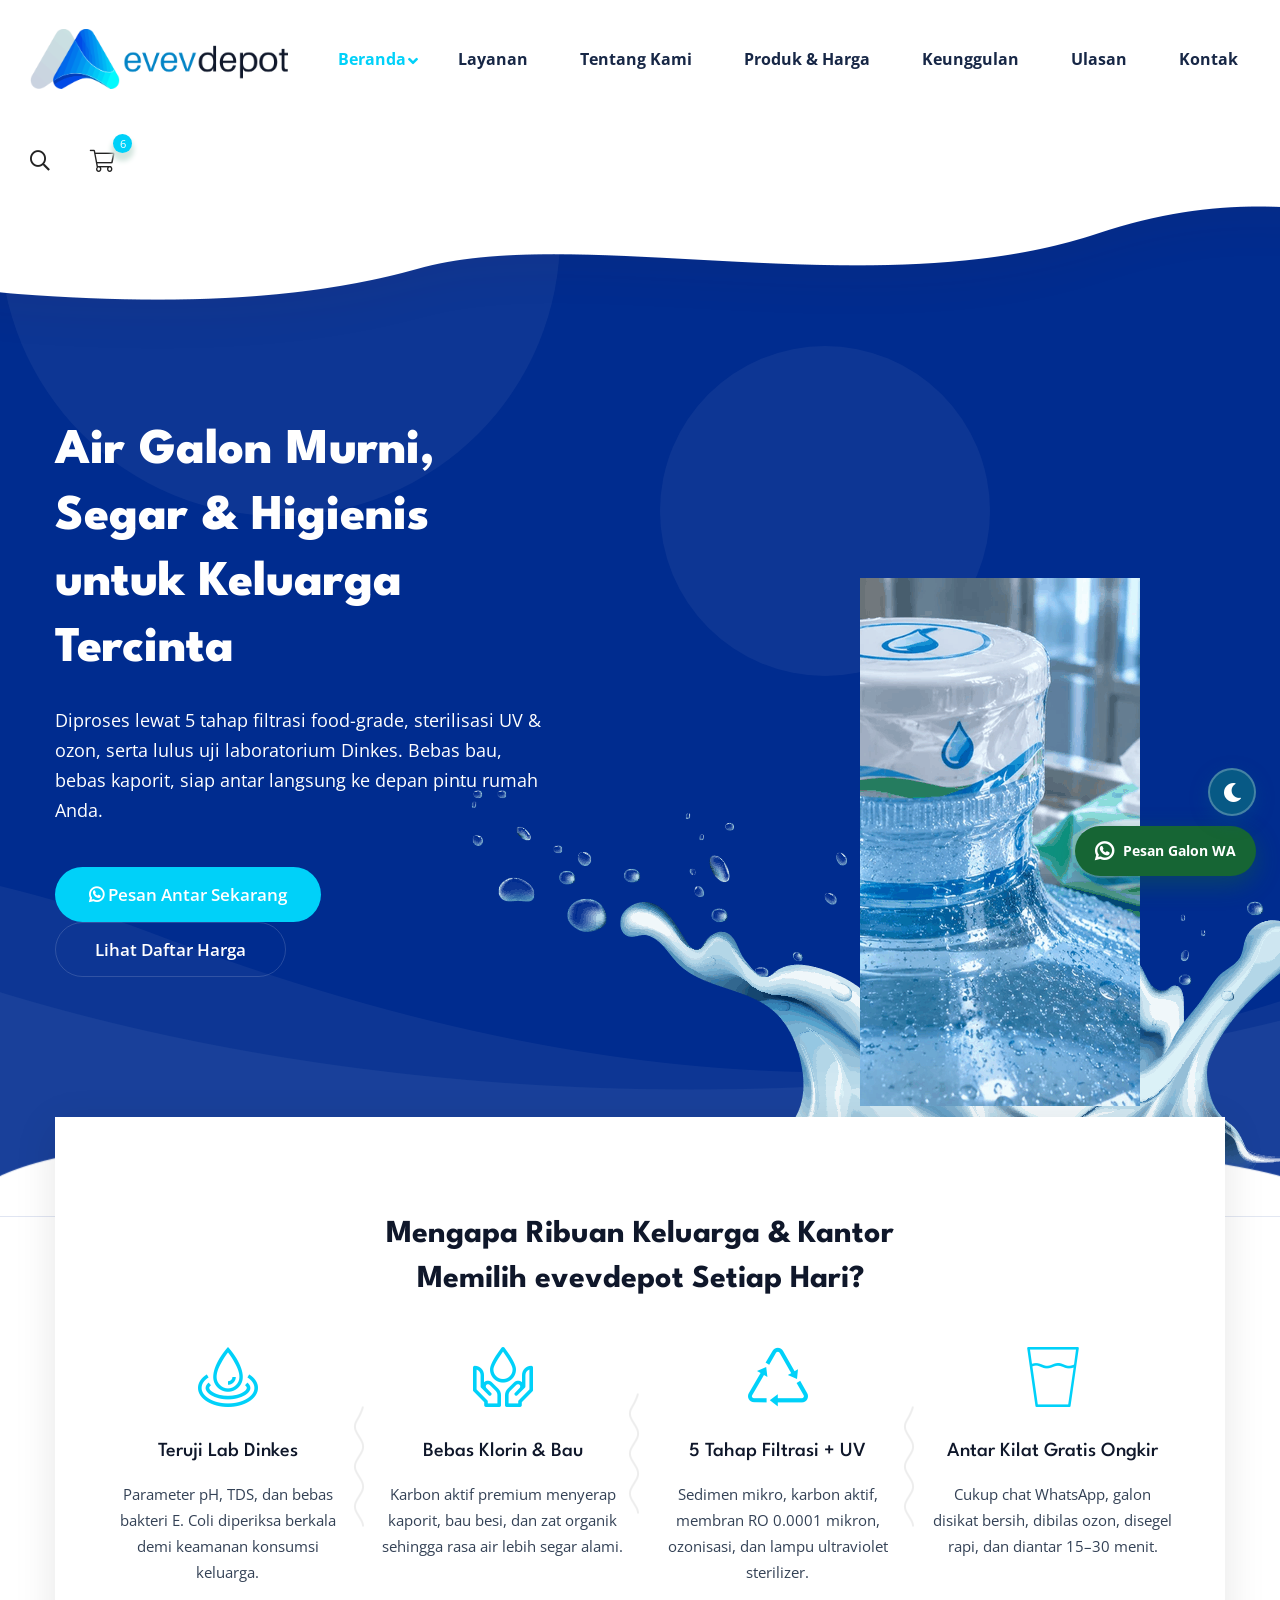
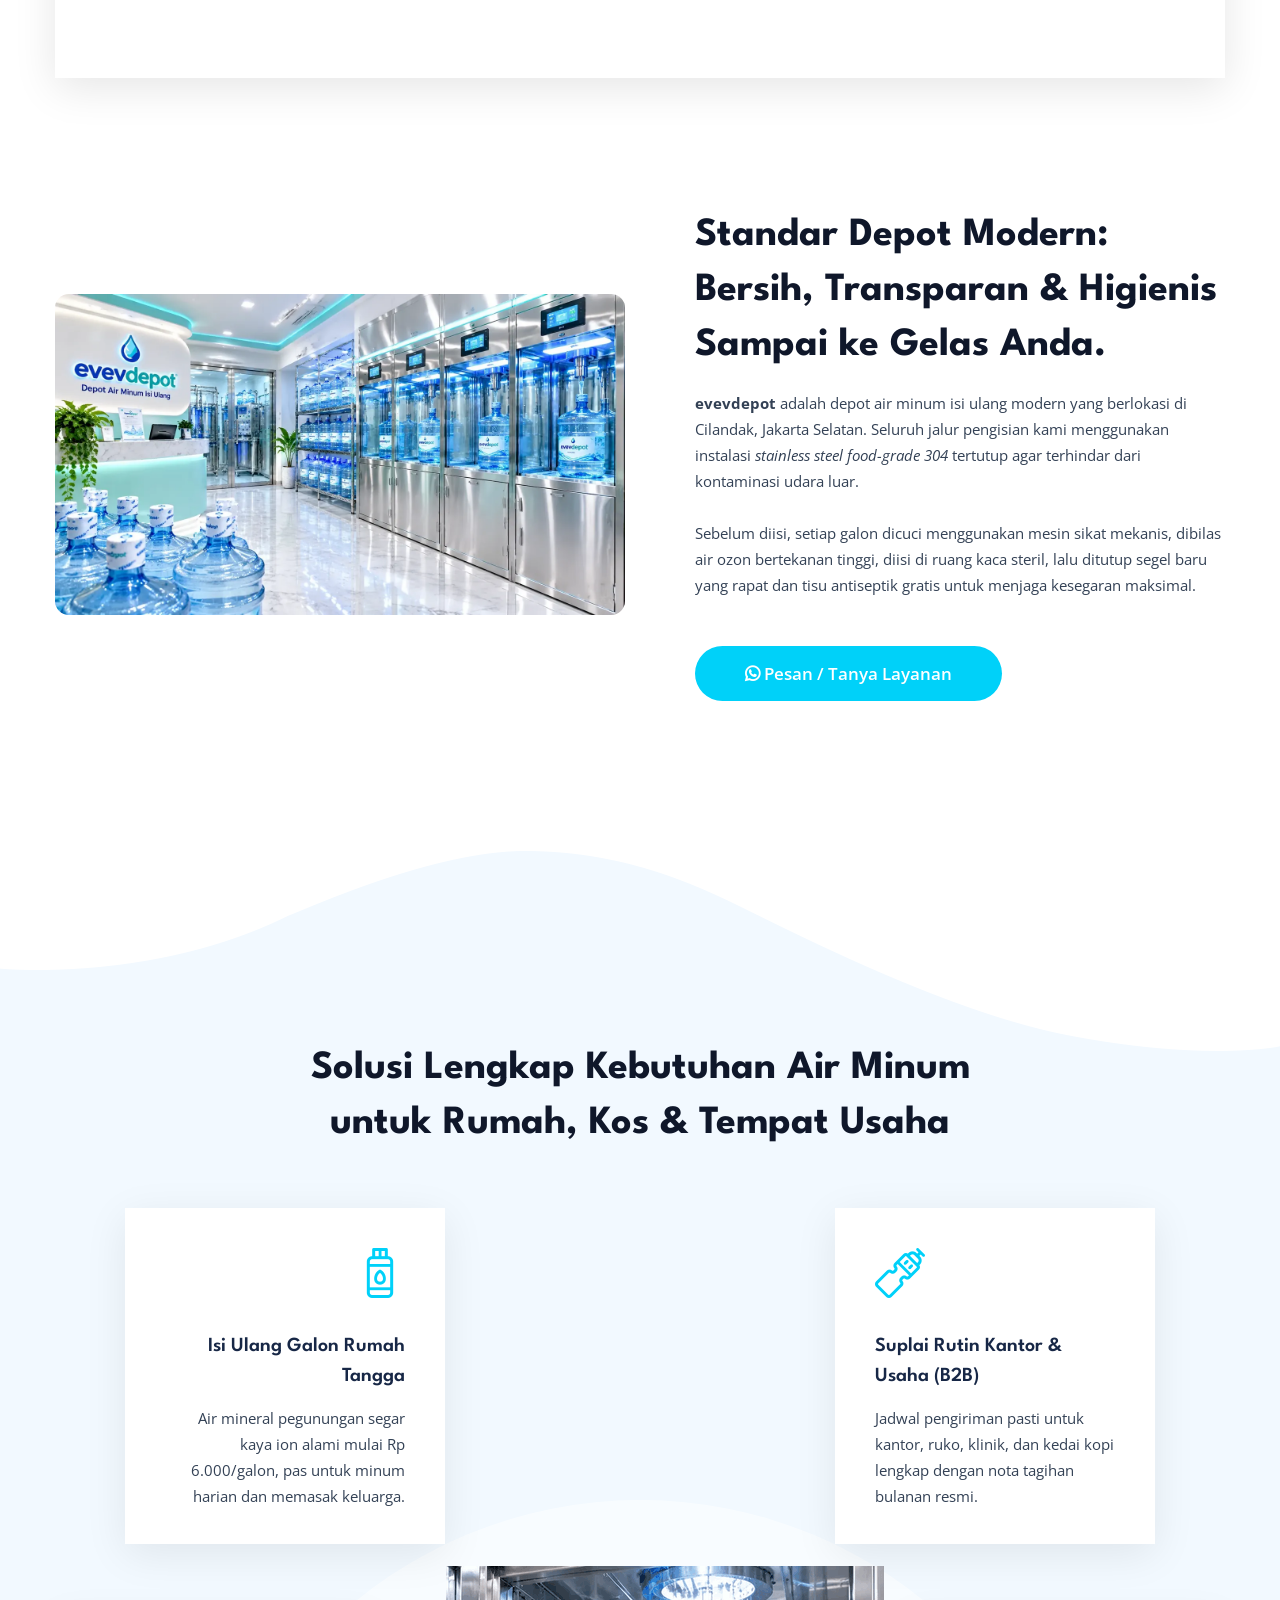
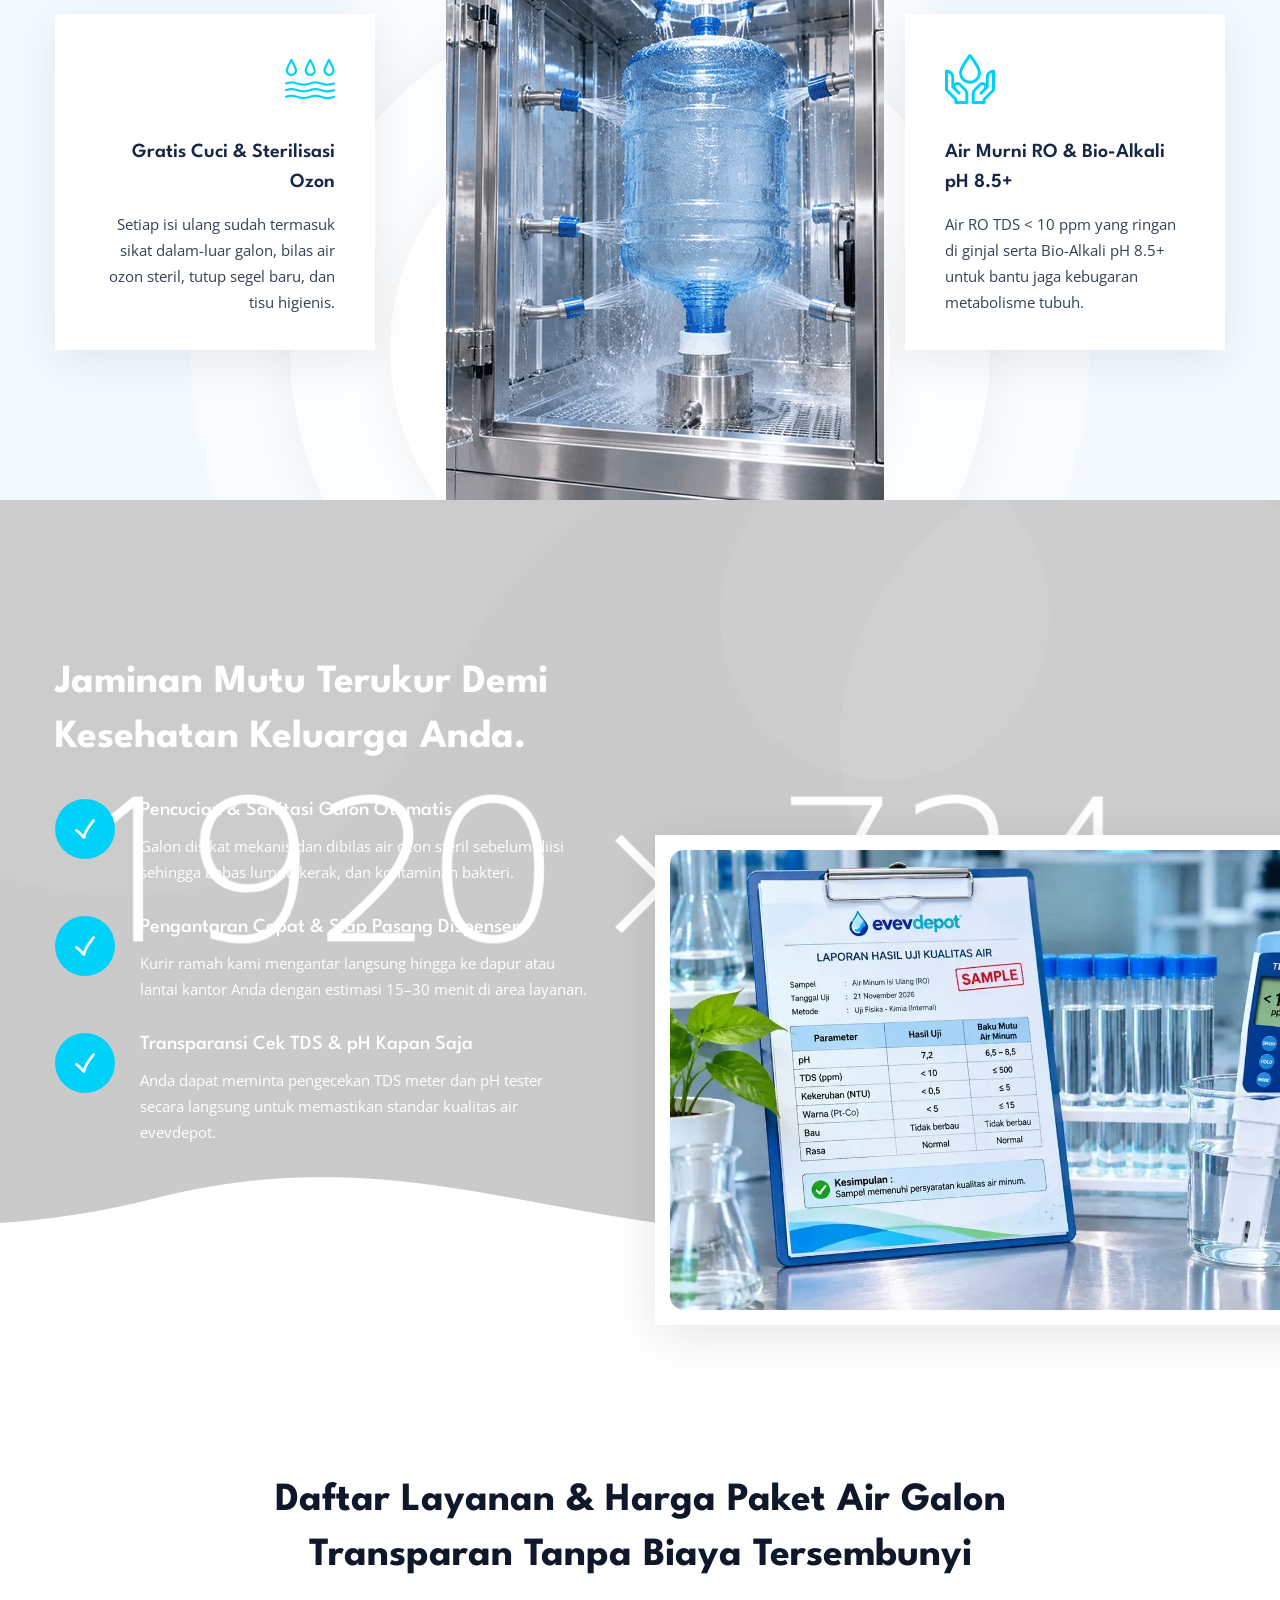
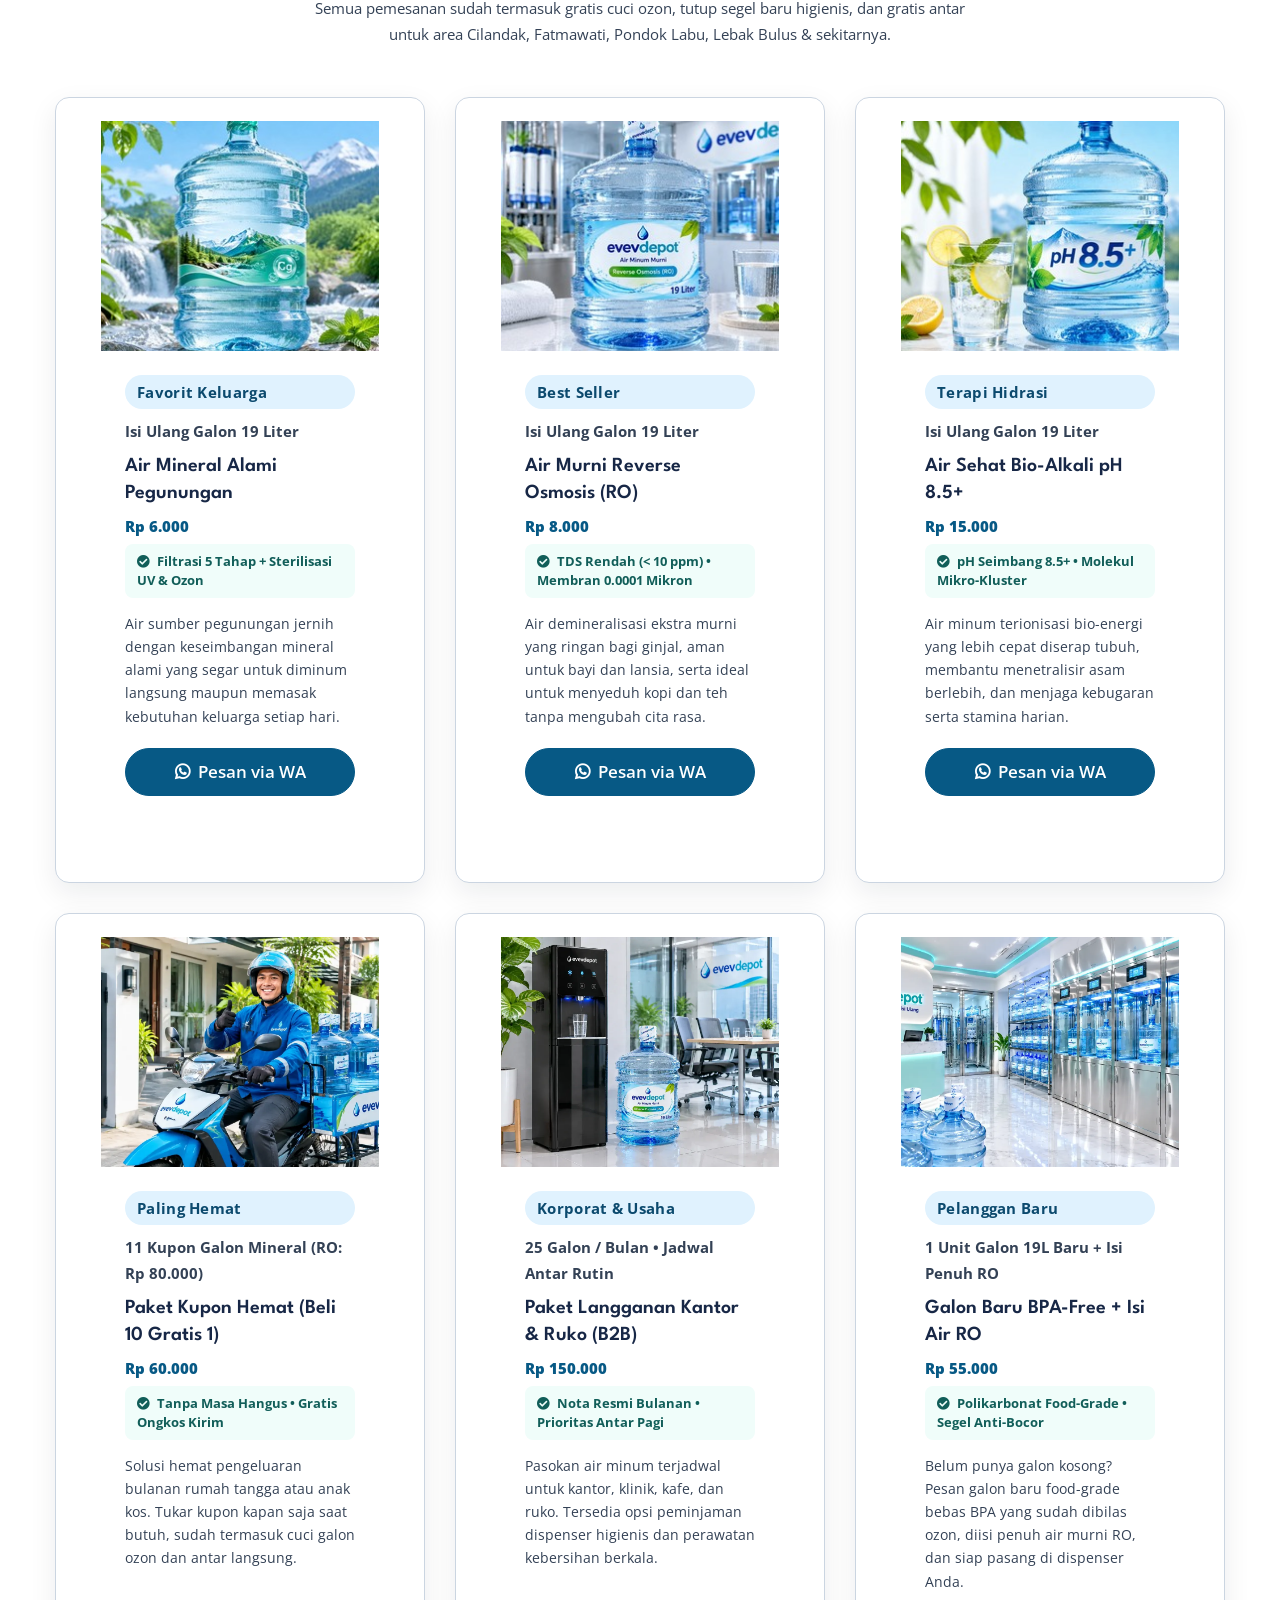
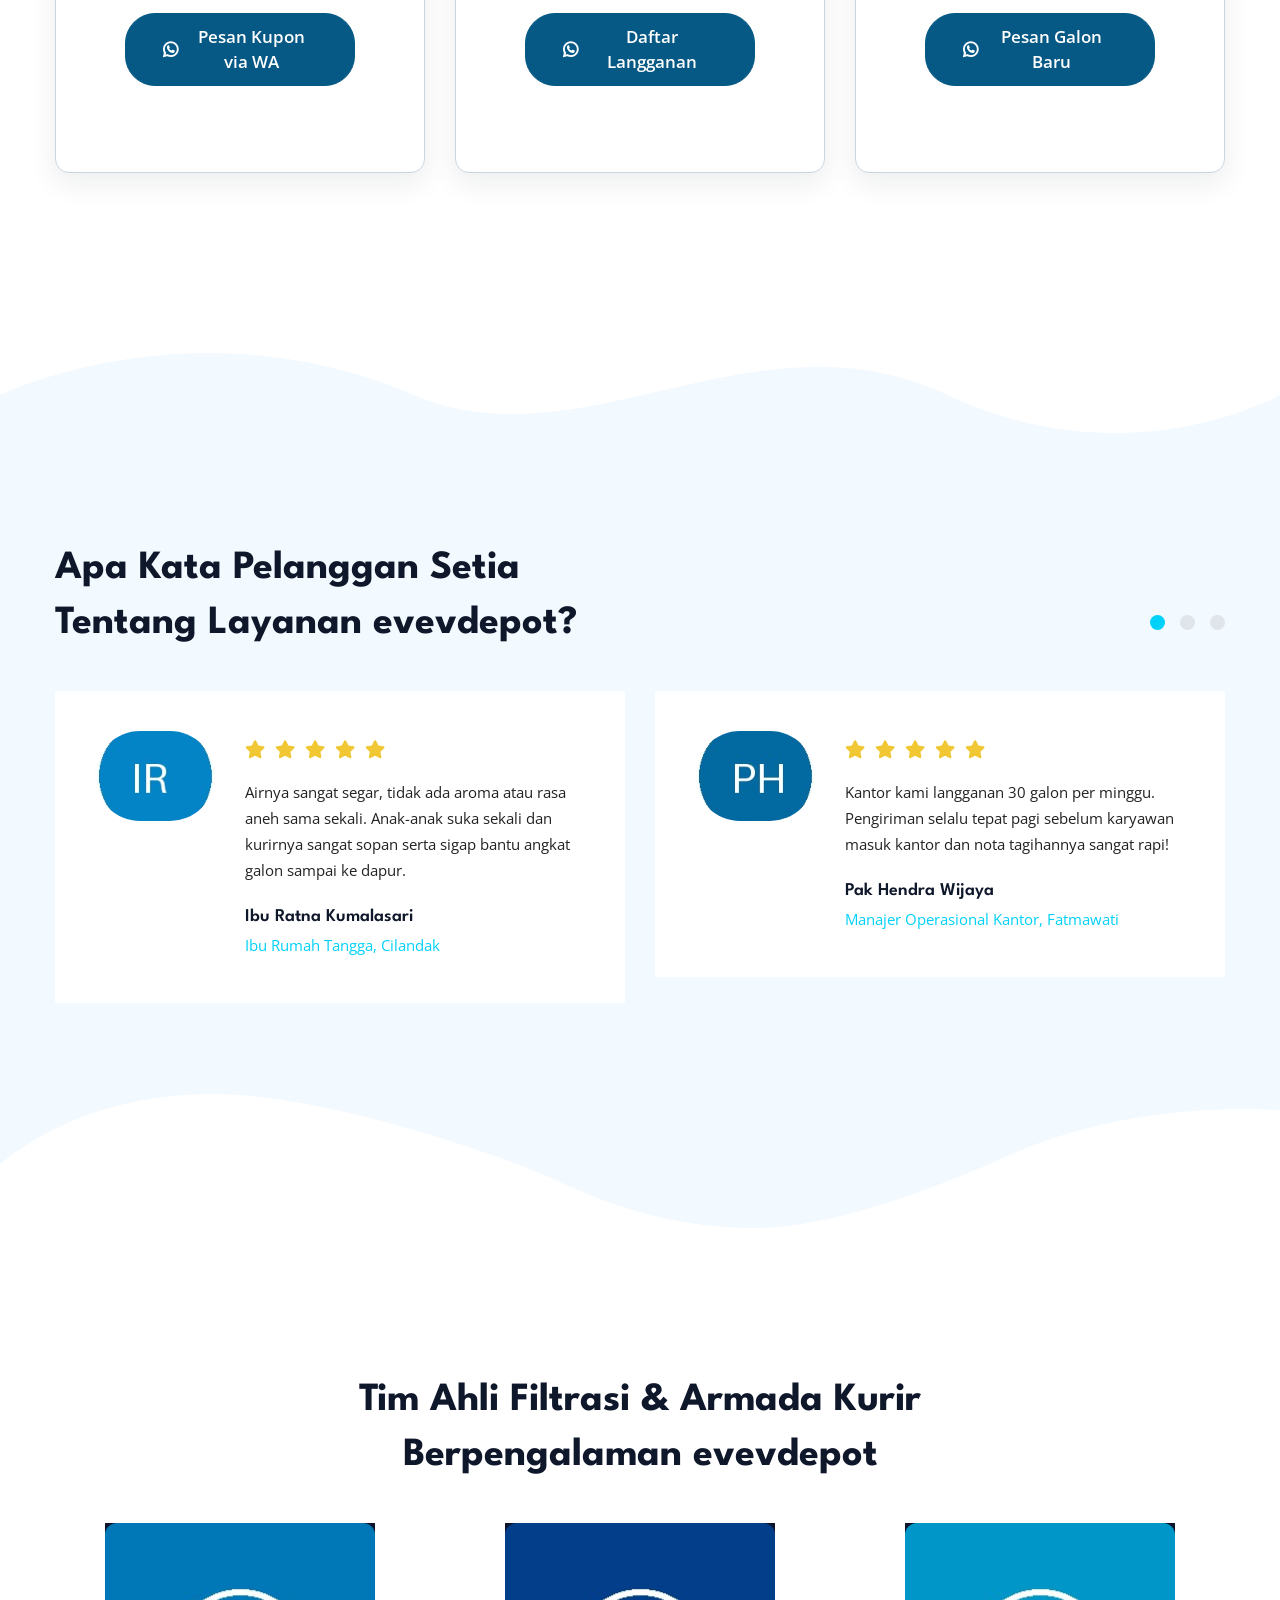
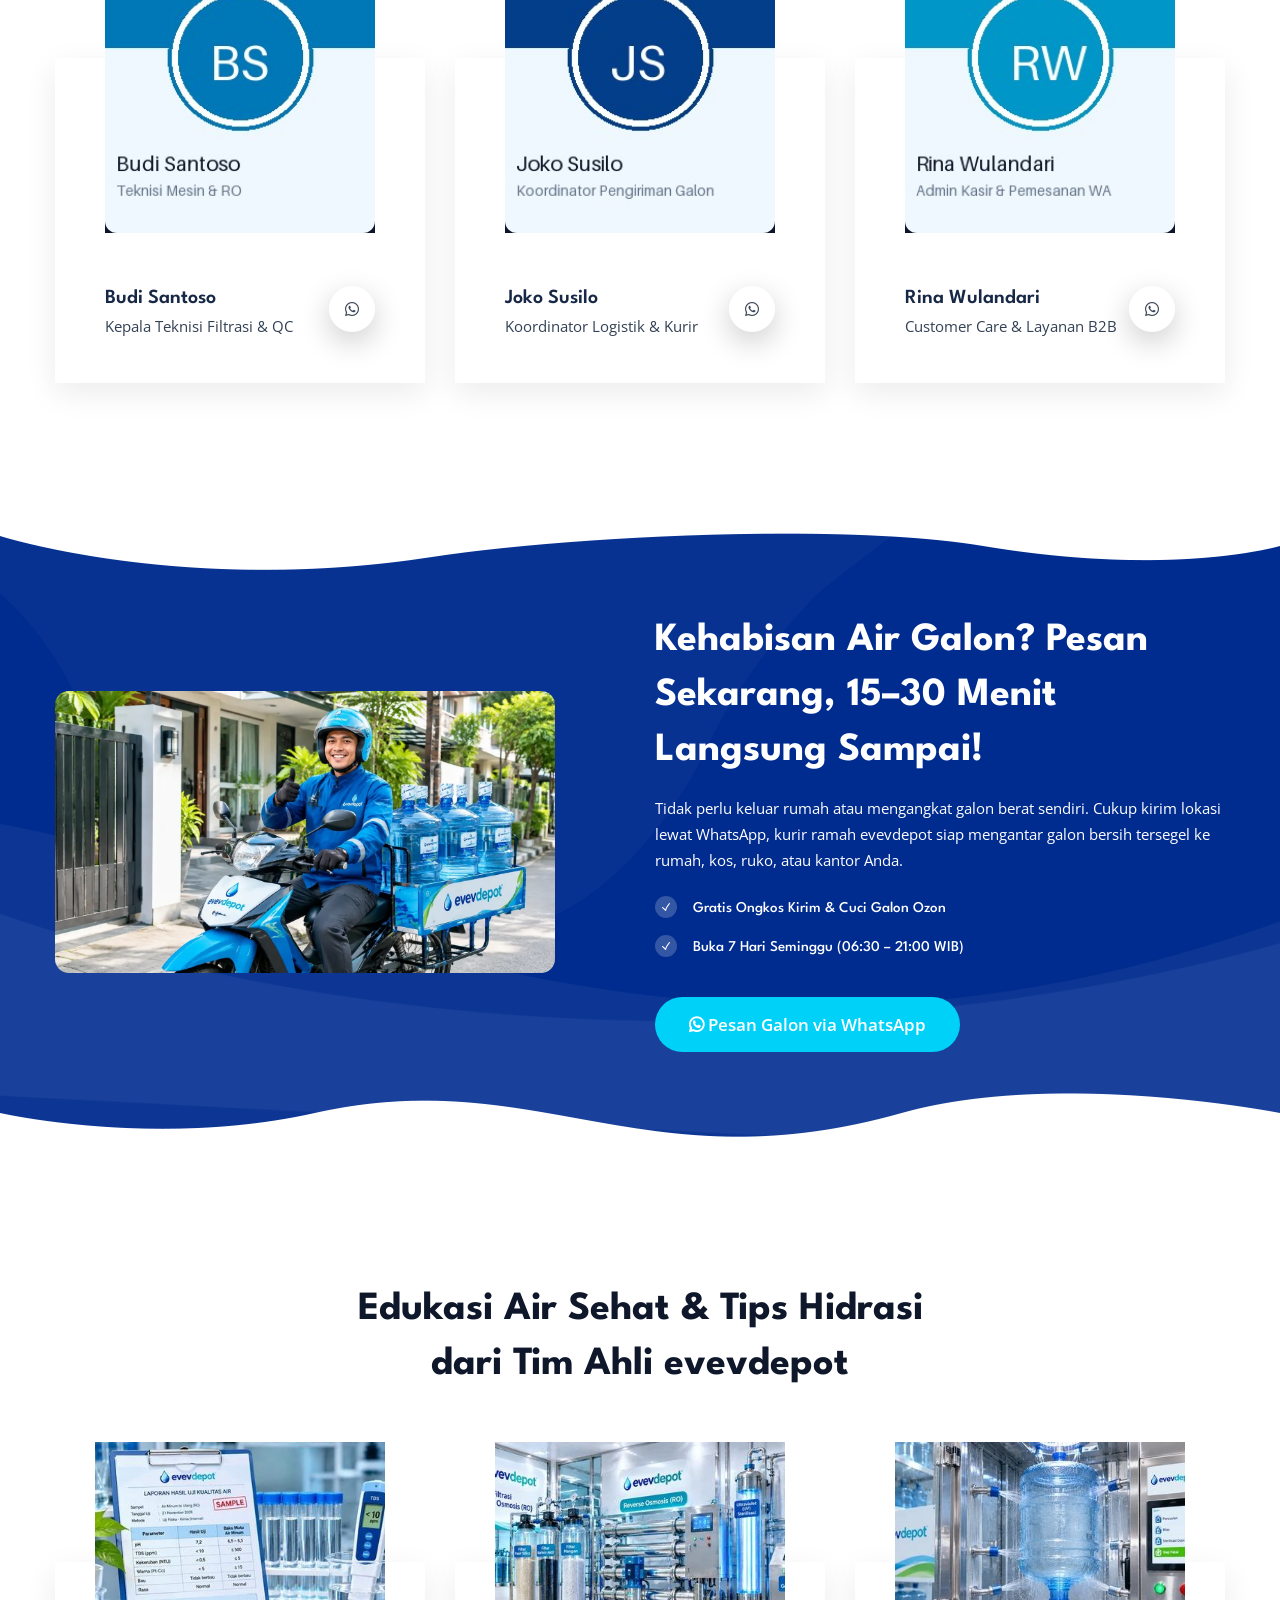
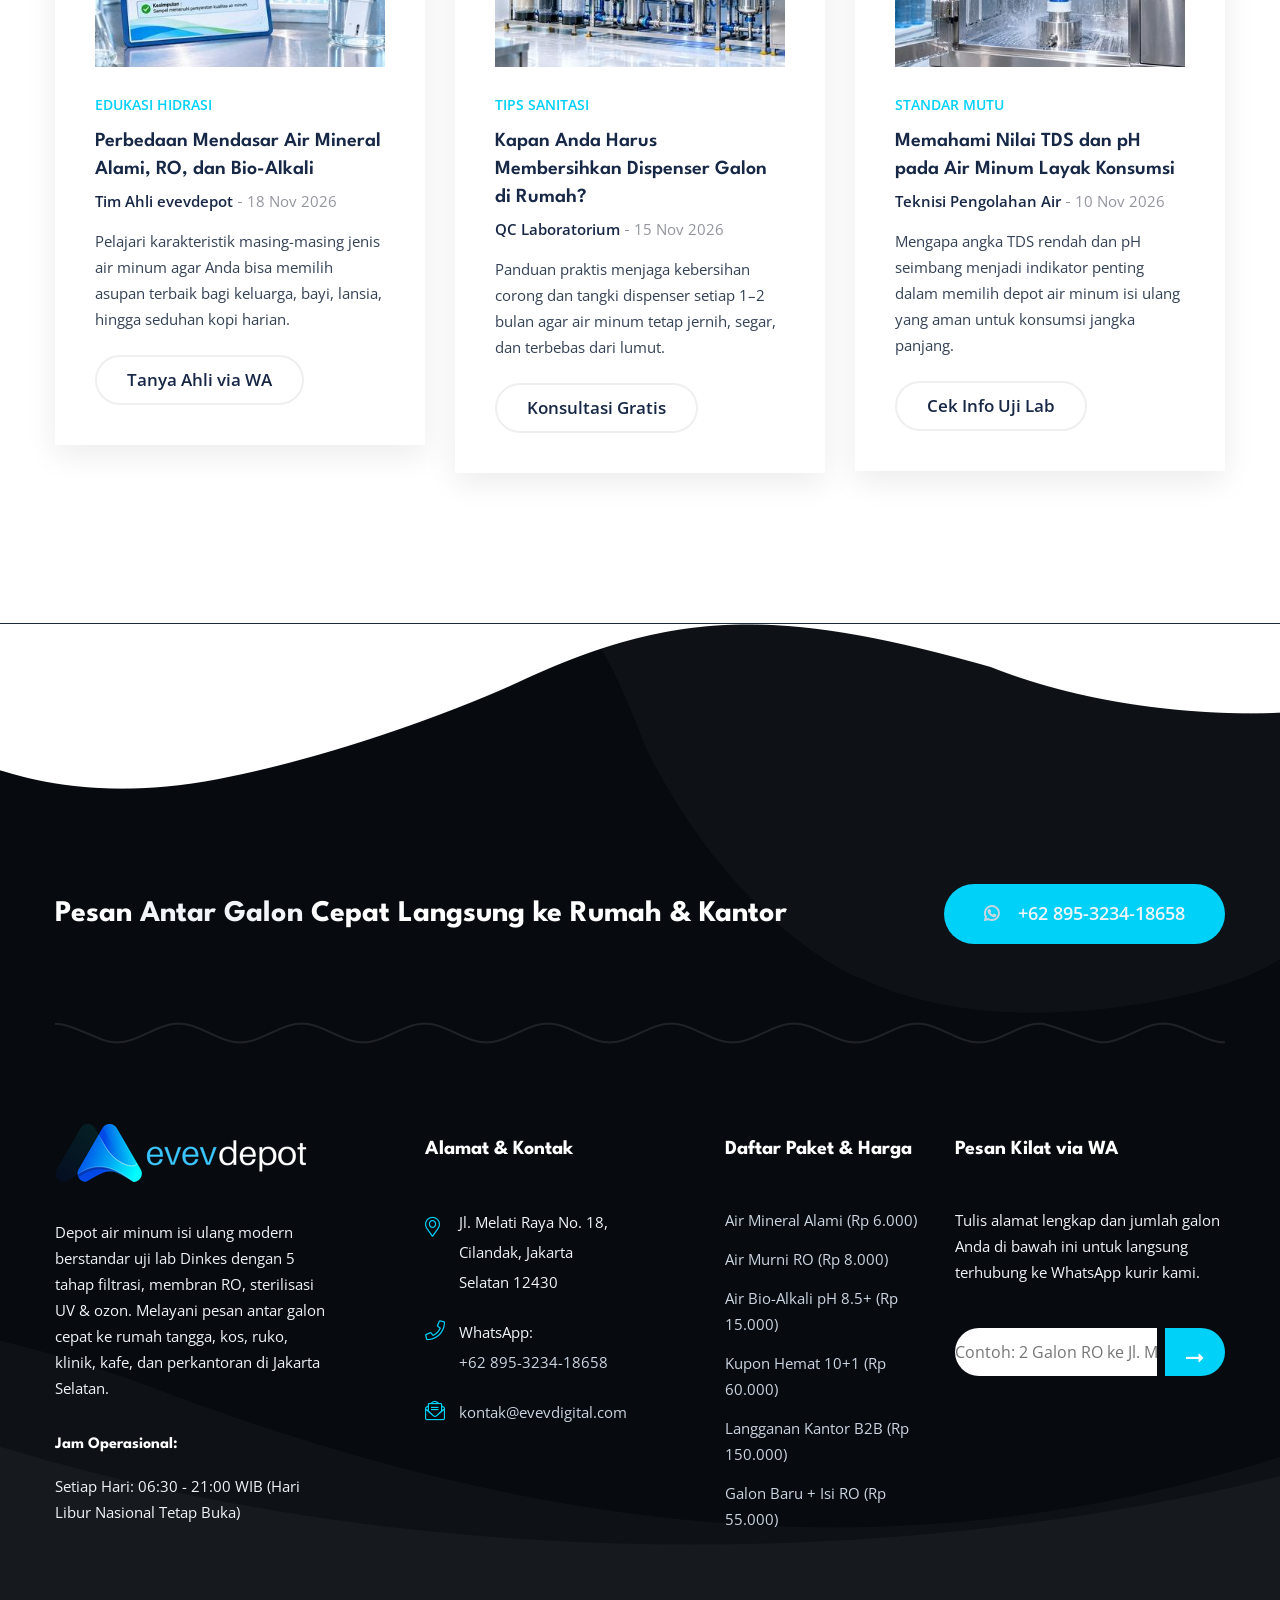
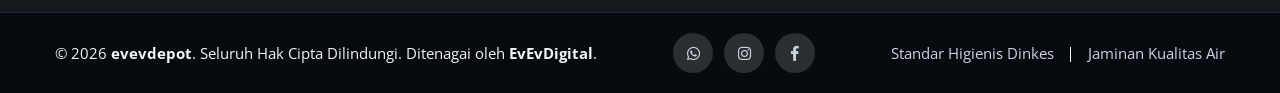
<file: index.html>
<!DOCTYPE html>
<html lang="id" data-theme="light">
<head>
<meta charset="utf-8">
<meta http-equiv="X-UA-Compatible" content="IE=edge">
<meta name="viewport" content="width=device-width, initial-scale=1.0, maximum-scale=5.0">
<meta name="description" content="evevdepot — Depot air minum isi ulang higienis di Cilandak, Jakarta Selatan. Tersedia Air Mineral Alami, Reverse Osmosis (RO), Bio-Alkali pH 8.5+, dan langganan galon kantor dengan layanan antar kilat gratis ongkir.">

<title>evevdepot — Depot Air Minum Isi Ulang Higienis &amp; Pesan Antar Galon Cepat</title>

<!-- Anti-FOUC Theme Initializer (Berjalan sebelum CSS dirender) -->
<script>
(function () {
  try {
    var root = document.documentElement;
    root.classList.add('no-theme-transition');
    var saved = localStorage.getItem('evev_theme') || localStorage.getItem('evevdepot_theme');
    var prefersDark = window.matchMedia && window.matchMedia('(prefers-color-scheme: dark)').matches;
    var theme = (saved === 'dark' || saved === 'light') ? saved : (prefersDark ? 'dark' : 'light');
    root.setAttribute('data-theme', theme);
  } catch (e) {
    document.documentElement.setAttribute('data-theme', 'light');
  }
})();
</script>

<!-- Fav Icon -->
<link rel="icon" href="assets/images/favicon.ico" type="image/x-icon">

<!-- Google Fonts -->
<link href="https://fonts.googleapis.com/css2?family=Spartan:wght@300;400;500;600;700;800;900&display=swap" rel="stylesheet">
<link href="https://fonts.googleapis.com/css2?family=Open+Sans:ital,wght@0,300;0,400;0,600;0,700;0,800;1,300;1,400;1,600;1,700;1,800&display=swap" rel="stylesheet">

<!-- Stylesheets -->
<link href="assets/css/font-awesome-all.css" rel="stylesheet">
<link href="assets/css/flaticon.css" rel="stylesheet">
<link href="assets/css/owl.css" rel="stylesheet">
<link href="assets/css/bootstrap.css" rel="stylesheet">
<link href="assets/css/jquery.fancybox.min.css" rel="stylesheet">
<link href="assets/css/animate.css" rel="stylesheet">
<link href="assets/css/jquery-ui.css" rel="stylesheet">
<link href="assets/css/color.css" rel="stylesheet">
<link href="assets/css/style.css" rel="stylesheet">
<link href="assets/css/responsive.css" rel="stylesheet">
<link href="assets/css/theme-toggle.css" rel="stylesheet">

<style>
  /* Konsistensi proporsi foto responsif untuk Varian 1 */
  .about-section .image-box img,
  .chooseus-section .image-box img,
  .cta-section .image-box img {
    width: 100%;
    max-height: 460px;
    object-fit: cover;
    border-radius: 14px;
  }
  .testimonial-block-one .author-thumb img {
    width: 90px;
    height: 90px;
    object-fit: cover;
    border-radius: 50%;
  }
  .team-block-one .image-box .image img {
    width: 100%;
    height: 310px;
    object-fit: cover;
    border-radius: 12px;
  }
  .news-block-one .image-box img {
    width: 100%;
    height: 225px;
    object-fit: cover;
  }
</style>
</head>

<body>

    <div class="boxed_wrapper">

        <!-- preloader -->
        <div class="loader-wrap">
            <div class="preloader">
                <div class="preloader-close">Lewati</div>
                <div id="handle-preloader" class="handle-preloader">
                    <div class="animation-preloader">
                        <div class="spinner"></div>
                        <div class="txt-loading">
                            <span data-text-preloader="e" class="letters-loading">e</span>
                            <span data-text-preloader="v" class="letters-loading">v</span>
                            <span data-text-preloader="e" class="letters-loading">e</span>
                            <span data-text-preloader="v" class="letters-loading">v</span>
                            <span data-text-preloader="d" class="letters-loading">d</span>
                            <span data-text-preloader="e" class="letters-loading">e</span>
                            <span data-text-preloader="p" class="letters-loading">p</span>
                            <span data-text-preloader="o" class="letters-loading">o</span>
                            <span data-text-preloader="t" class="letters-loading">t</span>
                        </div>
                    </div>
                </div>
            </div>
        </div>
        <!-- preloader end -->

        <!-- main header -->
        <header class="main-header">
            <!-- header-lower -->
            <div class="header-lower">
                <div class="shape" style="background-image: url(assets/images/shape/shape-1.png);"></div>
                <div class="outer-box">
                    <div class="logo-box">
                        <figure class="logo"><a href="index.html"><img src="assets/images/logo.png" alt="Logo evevdepot Depot Air Minum Isi Ulang" style="object-fit: contain;"></a></figure>
                    </div>
                    <div class="menu-area clearfix">
                        <!--Mobile Navigation Toggler-->
                        <div class="mobile-nav-toggler" aria-label="Buka Menu Navigasi">
                            <i class="icon-bar"></i>
                            <i class="icon-bar"></i>
                            <i class="icon-bar"></i>
                        </div>
                        <nav class="main-menu navbar-expand-md navbar-light">
                            <div class="collapse navbar-collapse show clearfix" id="navbarSupportedContent">
                                <ul class="navigation clearfix">
                                    <li class="current dropdown"><a href="index.html">Beranda</a>
                                        <ul>
                                            <li><a href="template-1.html">Template 1: Depot &amp; Pengiriman Rumah</a></li>
                                            <li><a href="template-2.html">Template 2: Suplai B2B &amp; Kantor</a></li>
                                            <li><a href="template-3.html">Template 3: Air Sehat Alkali &amp; Uji Lab</a></li>
                                        </ul>
                                    </li>
                                    <li><a href="#layanan">Layanan</a></li>
                                    <li><a href="#tentang">Tentang Kami</a></li>
                                    <li><a href="#produk">Produk &amp; Harga</a></li>
                                    <li><a href="#keunggulan">Keunggulan</a></li>
                                    <li><a href="#testimoni">Ulasan</a></li>
                                    <li><a href="#kontak">Kontak</a></li>
                                </ul>
                            </div>
                        </nav>
                    </div>
                    <ul class="nav-right">
                        <li class="search-box-outer">
                            <div class="dropdown">
                                <button class="search-box-btn" type="button" id="dropdownMenu3" data-toggle="dropdown" aria-haspopup="true" aria-expanded="false" aria-label="Cari Produk"><i class="far fa-search"></i></button>
                                <div class="dropdown-menu search-panel" aria-labelledby="dropdownMenu3">
                                    <div class="form-container">
                                        <form action="#" class="search-form">
                                            <div class="form-group">
                                                <input type="search" name="search-field" value="" placeholder="Cari air mineral, RO, alkali..." required="">
                                                <button type="submit" class="search-btn" aria-label="Mulai Pencarian"><span class="fas fa-search"></span></button>
                                            </div>
                                        </form>
                                    </div>
                                </div>
                            </div>
                        </li>
                        <li class="cart-box">
                            <a href="#produk" aria-label="Lihat 6 Pilihan Paket Air Galon"><i class="fal fa-shopping-cart"></i><span>6</span></a>
                        </li>
                        <li class="btn-box">
                            <a href="https://wa.me/62895323418658?text=Halo%20evevdepot%2C%20saya%20ingin%20pesan%20antar%20air%20galon." data-wa-paket="Isi Ulang Air Galon 19L" class="theme-btn btn-one" target="_blank" rel="noopener noreferrer"><i class="fab fa-whatsapp mr-1"></i> Pesan via WA</a>
                        </li>
                    </ul>
                </div>
            </div>

            <!--sticky Header-->
            <div class="sticky-header">
                <div class="outer-box">
                    <div class="logo-box">
                        <figure class="logo"><a href="index.html"><img src="assets/images/logo.png" alt="Logo evevdepot Sticky Header" style="object-fit: contain;"></a></figure>
                    </div>
                    <div class="menu-area clearfix">
                        <nav class="main-menu clearfix">
                            <!--Menu otomatis diisi oleh script.js-->
                        </nav>
                    </div>
                    <ul class="nav-right">
                        <li class="search-box-outer">
                            <div class="dropdown">
                                <button class="search-box-btn" type="button" id="dropdownMenu4" data-toggle="dropdown" aria-haspopup="true" aria-expanded="false" aria-label="Cari Produk"><i class="far fa-search"></i></button>
                                <div class="dropdown-menu search-panel" aria-labelledby="dropdownMenu4">
                                    <div class="form-container">
                                        <form action="#" class="search-form">
                                            <div class="form-group">
                                                <input type="search" name="search-field" value="" placeholder="Cari air mineral, RO, alkali..." required="">
                                                <button type="submit" class="search-btn" aria-label="Mulai Pencarian"><span class="fas fa-search"></span></button>
                                            </div>
                                        </form>
                                    </div>
                                </div>
                            </div>
                        </li>
                        <li class="cart-box">
                            <a href="#produk" aria-label="Lihat 6 Pilihan Paket Air Galon"><i class="fal fa-shopping-cart"></i><span>6</span></a>
                        </li>
                        <li class="btn-box">
                            <a href="https://wa.me/62895323418658?text=Halo%20evevdepot%2C%20saya%20ingin%20pesan%20antar%20air%20galon." data-wa-paket="Isi Ulang Air Galon 19L" class="theme-btn btn-one" target="_blank" rel="noopener noreferrer"><i class="fab fa-whatsapp mr-1"></i> Pesan via WA</a>
                        </li>
                    </ul>
                </div>
            </div>
        </header>
        <!-- main-header end -->

        <!-- Mobile Menu -->
        <div class="mobile-menu">
            <div class="menu-backdrop"></div>
            <div class="close-btn"><i class="fas fa-times"></i></div>

            <nav class="menu-box">
                <div class="nav-logo"><a href="index.html"><img src="assets/images/logo-2.png" alt="Logo evevdepot Mobile" title="evevdepot" style="object-fit: contain;"></a></div>
                <div class="menu-outer"><!--Menu otomatis diisi oleh script.js--></div>
                <div class="contact-info">
                    <h4>Informasi Layanan</h4>
                    <ul>
                        <li data-config="alamat">Jl. Melati Raya No. 18, Cilandak, Jakarta Selatan 12430</li>
                        <li><a href="https://wa.me/62895323418658" target="_blank" rel="noopener noreferrer" data-config="whatsappDisplay">+62 895-3234-18658</a></li>
                        <li><a href="mailto:kontak@evevdigital.com" data-config="email">kontak@evevdigital.com</a></li>
                    </ul>
                </div>
                <div class="social-links">
                    <ul class="clearfix">
                        <li><a href="https://wa.me/62895323418658" target="_blank" rel="noopener noreferrer" aria-label="WhatsApp evevdepot"><span class="fab fa-whatsapp"></span></a></li>
                        <li><a href="#kontak" aria-label="Facebook evevdepot"><span class="fab fa-facebook-square"></span></a></li>
                        <li><a href="#kontak" aria-label="Instagram evevdepot"><span class="fab fa-instagram"></span></a></li>
                    </ul>
                </div>
            </nav>
        </div>
        <!-- End Mobile Menu -->

        <!-- banner-section -->
        <section class="banner-section">
            <div class="shape" style="background-image: url(assets/images/shape/banner-shap.png);"></div>
            <div class="banner-carousel owl-theme owl-carousel owl-nav-none owl-dots-none">
                <div class="slide-item">
                    <div class="pattern-box">
                        <div class="pattern-1"></div>
                        <div class="pattern-2"></div>
                        <div class="pattern-3" style="background-image: url(assets/images/shape/shape-2.png);"></div>
                    </div>
                    <div class="auto-container">
                        <div class="inner-box">
                            <div class="image-box">
                                <figure class="image image-1"><img src="assets/images/banner/vector-1.png" alt="Ilustrasi galon air minum higienis evevdepot" style="object-fit: contain;"></figure>
                                <figure class="image image-2"><img src="assets/images/banner/vector-2.png" alt="Percikan air murni segar evevdepot" style="object-fit: contain;"></figure>
                            </div>
                            <div class="content-box">
                                <h2>Air Galon Murni, Segar &amp; Higienis untuk Keluarga Tercinta</h2>
                                <p>Diproses lewat 5 tahap filtrasi food-grade, sterilisasi UV &amp; ozon, serta lulus uji laboratorium Dinkes. Bebas bau, bebas kaporit, siap antar langsung ke depan pintu rumah Anda.</p>
                                <div class="btn-box clearfix">
                                    <a href="https://wa.me/62895323418658?text=Halo%20evevdepot%2C%20saya%20ingin%20pesan%20isi%20ulang%20air%20galon." data-wa-paket="Isi Ulang Air Galon 19L" class="theme-btn btn-one" target="_blank" rel="noopener noreferrer"><i class="fab fa-whatsapp mr-1"></i> Pesan Antar Sekarang</a>
                                    <a href="#produk" class="theme-btn banner-btn">Lihat Daftar Harga</a>
                                </div>
                            </div>
                        </div>
                    </div>
                </div>
                <div class="slide-item">
                    <div class="pattern-box">
                        <div class="pattern-1"></div>
                        <div class="pattern-2"></div>
                        <div class="pattern-3" style="background-image: url(assets/images/shape/shape-2.png);"></div>
                    </div>
                    <div class="auto-container">
                        <div class="inner-box">
                            <div class="image-box">
                                <figure class="image image-1"><img src="assets/images/banner/vector-1.png" alt="Layanan pesan antar galon cepat Cilandak Jakarta Selatan" loading="lazy" style="object-fit: contain;"></figure>
                                <figure class="image image-2"><img src="assets/images/banner/vector-2.png" alt="Kemurnian air minum siap konsumsi evevdepot" loading="lazy" style="object-fit: contain;"></figure>
                            </div>
                            <div class="content-box">
                                <h2>Antar Kilat 15–30 Menit &amp; Gratis Ongkir ke Rumah maupun Kantor</h2>
                                <p>Tak perlu repot angkat galon berat. Kurir sigap evevdepot siap bantu pasangkan langsung ke dispenser Anda. Buka setiap hari mulai pukul 06:30 hingga 21:00 WIB.</p>
                                <div class="btn-box clearfix">
                                    <a href="https://wa.me/62895323418658?text=Halo%20evevdepot%2C%20saya%20butuh%20antar%20kilat%20air%20galon." data-wa-paket="Antar Kilat Galon Rumah / Ruko" class="theme-btn btn-one" target="_blank" rel="noopener noreferrer"><i class="fab fa-whatsapp mr-1"></i> Hubungi Kurir WA</a>
                                    <a href="#layanan" class="theme-btn banner-btn">Cek Area Layanan</a>
                                </div>
                            </div>
                        </div>
                    </div>
                </div>
                <div class="slide-item">
                    <div class="pattern-box">
                        <div class="pattern-1"></div>
                        <div class="pattern-2"></div>
                        <div class="pattern-3" style="background-image: url(assets/images/shape/shape-2.png);"></div>
                    </div>
                    <div class="auto-container">
                        <div class="inner-box">
                            <div class="image-box">
                                <figure class="image image-1"><img src="assets/images/banner/vector-1.png" alt="Air murni Reverse Osmosis dan Bio-Alkali pH 8.5+" loading="lazy" style="object-fit: contain;"></figure>
                                <figure class="image image-2"><img src="assets/images/banner/vector-2.png" alt="Tetes air terapi sehat evevdepot" loading="lazy" style="object-fit: contain;"></figure>
                            </div>
                            <div class="content-box">
                                <h2>Pilihan Lengkap: Air Mineral, Reverse Osmosis (RO) &amp; Bio-Alkali pH 8.5+</h2>
                                <p>Mulai Rp 6.000 per galon! Tersedia juga paket kupon hemat 10 gratis 1 serta kontrak suplai B2B bergaransi ketepatan waktu untuk kantor, klinik, dan kedai kopi.</p>
                                <div class="btn-box clearfix">
                                    <a href="https://wa.me/62895323418658?text=Halo%20evevdepot%2C%20saya%20ingin%20konsultasi%20pilihan%20air%20RO%20dan%20Alkali." data-wa-paket="Konsultasi Air RO & Bio-Alkali" class="theme-btn btn-one" target="_blank" rel="noopener noreferrer"><i class="fab fa-whatsapp mr-1"></i> Tanya Paket Hemat</a>
                                    <a href="#keunggulan" class="theme-btn banner-btn">Standar Uji Lab</a>
                                </div>
                            </div>
                        </div>
                    </div>
                </div>
            </div>
        </section>
        <!-- banner-section end -->

        <!-- feature-section -->
        <section class="feature-section centred">
            <div class="auto-container">
                <div class="inner-container wow fadeInLeft animated" data-wow-delay="00ms" data-wow-duration="1500ms">
                    <div class="title-text">
                        <h2>Mengapa Ribuan Keluarga &amp; Kantor <br />Memilih evevdepot Setiap Hari?</h2>
                    </div>
                    <div class="row clearfix">
                        <div class="col-lg-3 col-md-6 col-sm-12 feature-block">
                            <div class="feature-block-one">
                                <div class="inner-box">
                                    <div class="shape" style="background-image: url(assets/images/shape/shape-3.png);"></div>
                                    <div class="icon-box"><i class="flaticon-water-drop"></i></div>
                                    <h4>Teruji Lab Dinkes</h4>
                                    <p>Parameter pH, TDS, dan bebas bakteri E. Coli diperiksa berkala demi keamanan konsumsi keluarga.</p>
                                </div>
                            </div>
                        </div>
                        <div class="col-lg-3 col-md-6 col-sm-12 feature-block">
                            <div class="feature-block-one">
                                <div class="inner-box">
                                    <div class="shape" style="background-image: url(assets/images/shape/shape-3.png);"></div>
                                    <div class="icon-box"><i class="flaticon-water-drop-1"></i></div>
                                    <h4>Bebas Klorin &amp; Bau</h4>
                                    <p>Karbon aktif premium menyerap kaporit, bau besi, dan zat organik sehingga rasa air lebih segar alami.</p>
                                </div>
                            </div>
                        </div>
                        <div class="col-lg-3 col-md-6 col-sm-12 feature-block">
                            <div class="feature-block-one">
                                <div class="inner-box">
                                    <div class="shape" style="background-image: url(assets/images/shape/shape-3.png);"></div>
                                    <div class="icon-box"><i class="flaticon-recycle"></i></div>
                                    <h4>5 Tahap Filtrasi + UV</h4>
                                    <p>Sedimen mikro, karbon aktif, membran RO 0.0001 mikron, ozonisasi, dan lampu ultraviolet sterilizer.</p>
                                </div>
                            </div>
                        </div>
                        <div class="col-lg-3 col-md-6 col-sm-12 feature-block">
                            <div class="feature-block-one">
                                <div class="inner-box">
                                    <div class="icon-box"><i class="flaticon-glass"></i></div>
                                    <h4>Antar Kilat Gratis Ongkir</h4>
                                    <p>Cukup chat WhatsApp, galon disikat bersih, dibilas ozon, disegel rapi, dan diantar 15–30 menit.</p>
                                </div>
                            </div>
                        </div>
                    </div>
                </div>
            </div>
        </section>
        <!-- feature-section end -->

        <!-- about-section -->
        <section class="about-section" id="tentang">
            <div class="auto-container">
                <div class="row align-items-center clearfix">
                    <div class="col-lg-6 col-md-12 col-sm-12 image-column">
                        <figure class="image-box clearfix wow fadeInLeft animated" data-wow-delay="00ms" data-wow-duration="1500ms">
                            <img src="assets/images/evevdepot/hero_depot_air_modern.webp" alt="Ruang filtrasi stainless steel higienis depot air minum evevdepot" loading="lazy" style="object-fit: cover;">
                        </figure>
                    </div>
                    <div class="col-lg-6 col-md-12 col-sm-12 content-column">
                        <div class="content_block_1">
                            <div class="content-box wow fadeInRight animated" data-wow-delay="00ms" data-wow-duration="1500ms">
                                <div class="sec-title">
                                    <h2>Standar Depot Modern: Bersih, Transparan &amp; Higienis Sampai ke Gelas Anda.</h2>
                                </div>
                                <div class="text">
                                    <p><strong>evevdepot</strong> adalah depot air minum isi ulang modern yang berlokasi di Cilandak, Jakarta Selatan. Seluruh jalur pengisian kami menggunakan instalasi <em>stainless steel food-grade 304</em> tertutup agar terhindar dari kontaminasi udara luar.</p>
                                    <p>Sebelum diisi, setiap galon dicuci menggunakan mesin sikat mekanis, dibilas air ozon bertekanan tinggi, diisi di ruang kaca steril, lalu ditutup segel baru yang rapat dan tisu antiseptik gratis untuk menjaga kesegaran maksimal.</p>
                                </div>
                                <div class="btn-box">
                                    <a href="https://wa.me/62895323418658?text=Halo%20evevdepot%2C%20saya%20ingin%20tanya%20tentang%20layanan%20antar%20galon." data-wa-paket="Konsultasi Layanan evevdepot" class="theme-btn btn-one" target="_blank" rel="noopener noreferrer"><i class="fab fa-whatsapp mr-1"></i> Pesan / Tanya Layanan</a>
                                </div>
                            </div>
                        </div>
                    </div>
                </div>
            </div>
        </section>
        <!-- about-section end -->

        <!-- service-section -->
        <section class="service-section bg-color-1" id="layanan">
            <div class="shape" style="background-image: url(assets/images/shape/shape-4.png);"></div>
            <figure class="image-layer"><img src="assets/images/resource/service-1.png" alt="Ilustrasi botol dan air minum bersih evevdepot" loading="lazy" style="object-fit: contain;"></figure>
            <div class="bg-shape">
                <div class="bg-shape-1"></div>
                <div class="bg-shape-2"></div>
                <div class="bg-shape-3"></div>
            </div>
            <div class="auto-container">
                <div class="sec-title centred">
                    <h2>Solusi Lengkap Kebutuhan Air Minum <br />untuk Rumah, Kos &amp; Tempat Usaha</h2>
                </div>
                <div class="row clearfix">
                    <div class="col-lg-6 col-md-12 col-sm-12 big-column">
                        <div class="left-column text-right">
                            <div class="service-block-one wow fadeInLeft animated" data-wow-delay="00ms" data-wow-duration="1500ms">
                                <div class="inner-box">
                                    <div class="icon-box"><i class="flaticon-water-bottle-1"></i></div>
                                    <h4><a href="#produk">Isi Ulang Galon Rumah Tangga</a></h4>
                                    <p>Air mineral pegunungan segar kaya ion alami mulai Rp 6.000/galon, pas untuk minum harian dan memasak keluarga.</p>
                                </div>
                            </div>
                            <div class="service-block-one wow fadeInLeft animated" data-wow-delay="300ms" data-wow-duration="1500ms">
                                <div class="inner-box">
                                    <div class="icon-box"><i class="flaticon-water"></i></div>
                                    <h4><a href="#produk">Gratis Cuci &amp; Sterilisasi Ozon</a></h4>
                                    <p>Setiap isi ulang sudah termasuk sikat dalam-luar galon, bilas air ozon steril, tutup segel baru, dan tisu higienis.</p>
                                </div>
                            </div>
                        </div>
                    </div>
                    <div class="col-lg-6 col-md-12 col-sm-12 big-column">
                        <div class="right-column text-left">
                            <div class="service-block-one wow fadeInRight animated" data-wow-delay="00ms" data-wow-duration="1500ms">
                                <div class="inner-box">
                                    <div class="icon-box"><i class="flaticon-water-bottle"></i></div>
                                    <h4><a href="#produk">Suplai Rutin Kantor &amp; Usaha (B2B)</a></h4>
                                    <p>Jadwal pengiriman pasti untuk kantor, ruko, klinik, dan kedai kopi lengkap dengan nota tagihan bulanan resmi.</p>
                                </div>
                            </div>
                            <div class="service-block-one wow fadeInRight animated" data-wow-delay="300ms" data-wow-duration="1500ms">
                                <div class="inner-box">
                                    <div class="icon-box"><i class="flaticon-water-drop-1"></i></div>
                                    <h4><a href="#produk">Air Murni RO &amp; Bio-Alkali pH 8.5+</a></h4>
                                    <p>Air RO TDS &lt; 10 ppm yang ringan di ginjal serta Bio-Alkali pH 8.5+ untuk bantu jaga kebugaran metabolisme tubuh.</p>
                                </div>
                            </div>
                        </div>
                    </div>
                </div>
            </div>
        </section>
        <!-- service-section end -->

        <!-- chooseus-section -->
        <section class="chooseus-section" id="keunggulan">
            <div class="bg-layer" style="background-image: url(assets/images/shape/shape-5.png);"></div>
            <div class="shape-layer">
                <div class="shape-1" style="background-image: url(assets/images/shape/shape-6.png);"></div>
                <div class="shape-2"></div>
                <div class="shape-3"></div>
                <div class="shape-4" style="background-image: url(assets/images/shape/shape-32.png);"></div>
            </div>
            <div class="auto-container">
                <div class="row clearfix">
                    <div class="col-lg-6 col-md-12 col-sm-12 content-column">
                        <div class="content_block_2">
                            <div class="content-box">
                                <div class="sec-title light">
                                    <h2>Jaminan Mutu Terukur Demi Kesehatan Keluarga Anda.</h2>
                                </div>
                                <div class="inner-box">
                                    <div class="single-item">
                                        <div class="icon-box"><i class="flaticon-draw-check-mark"></i></div>
                                        <div class="text">
                                            <h4>Pencucian &amp; Sanitasi Galon Otomatis</h4>
                                            <p>Galon disikat mekanis dan dibilas air ozon steril sebelum diisi sehingga bebas lumut, kerak, dan kontaminan bakteri.</p>
                                        </div>
                                    </div>
                                    <div class="single-item">
                                        <div class="icon-box"><i class="flaticon-draw-check-mark"></i></div>
                                        <div class="text">
                                            <h4>Pengantaran Cepat &amp; Siap Pasang Dispenser</h4>
                                            <p>Kurir ramah kami mengantar langsung hingga ke dapur atau lantai kantor Anda dengan estimasi 15–30 menit di area layanan.</p>
                                        </div>
                                    </div>
                                    <div class="single-item">
                                        <div class="icon-box"><i class="flaticon-draw-check-mark"></i></div>
                                        <div class="text">
                                            <h4>Transparansi Cek TDS &amp; pH Kapan Saja</h4>
                                            <p>Anda dapat meminta pengecekan TDS meter dan pH tester secara langsung untuk memastikan standar kualitas air evevdepot.</p>
                                        </div>
                                    </div>
                                </div>
                            </div>
                        </div>
                    </div>
                    <div class="col-lg-6 col-md-12 col-sm-12 image-column">
                        <div class="image-box wow fadeInRight animated" data-wow-delay="00ms" data-wow-duration="1500ms">
                            <figure class="image"><img src="assets/images/evevdepot/portfolio_uji_lab_dinkes.webp" alt="Dokumentasi pengujian laboratorium kualitas air minum evevdepot" loading="lazy" style="object-fit: cover;"></figure>
                        </div>
                    </div>
                </div>
            </div>
        </section>
        <!-- chooseus-section end -->

        <!-- shop-section (Daftar Paket & Harga Lengkap 6 Item) -->
        <section class="shop-section centred" id="produk">
            <div class="auto-container">
                <div class="sec-title">
                    <h2>Daftar Layanan &amp; Harga Paket Air Galon <br />Transparan Tanpa Biaya Tersembunyi</h2>
                    <p style="max-width:680px;margin:12px auto 0;font-size:15px;">Semua pemesanan sudah termasuk gratis cuci ozon, tutup segel baru higienis, dan gratis antar untuk area Cilandak, Fatmawati, Pondok Labu, Lebak Bulus &amp; sekitarnya.</p>
                </div>
                <div class="row clearfix">
                    <!-- Paket 1 -->
                    <div class="col-lg-4 col-md-6 col-sm-12 shop-block">
                        <div class="shop-block-one wow fadeInUp animated" data-wow-delay="00ms" data-wow-duration="1500ms">
                            <div class="inner-box">
                                <figure class="image-box"><img src="assets/images/resource/shop/shop-1.jpg" alt="Isi Ulang Air Mineral Alami Pegunungan Galon 19 Liter evevdepot" loading="lazy" style="object-fit: cover;"></figure>
                                <div class="lower-content">
                                    <div>
                                        <span class="produk-badge">Favorit Keluarga</span>
                                        <span class="produk-kemasan">Isi Ulang Galon 19 Liter</span>
                                        <h4><a href="https://wa.me/62895323418658?text=Halo%20evevdepot%2C%20saya%20ingin%20pesan%20Air%20Mineral%20Alami%20Pegunungan%20(Rp%206.000)." data-wa-paket="Air Mineral Alami Pegunungan" data-wa-harga="Rp 6.000" target="_blank" rel="noopener noreferrer">Air Mineral Alami Pegunungan</a></h4>
                                        <span class="produk-harga">Rp 6.000</span>
                                        <div class="produk-spec"><i class="fas fa-check-circle mr-1"></i> Filtrasi 5 Tahap + Sterilisasi UV &amp; Ozon</div>
                                        <p>Air sumber pegunungan jernih dengan keseimbangan mineral alami yang segar untuk diminum langsung maupun memasak kebutuhan keluarga setiap hari.</p>
                                    </div>
                                    <div class="btn-box">
                                        <a href="https://wa.me/62895323418658?text=Halo%20evevdepot%2C%20saya%20ingin%20pesan%20Air%20Mineral%20Alami%20Pegunungan%20(Rp%206.000)." data-wa-paket="Air Mineral Alami Pegunungan" data-wa-harga="Rp 6.000" class="theme-btn btn-two" target="_blank" rel="noopener noreferrer"><i class="fab fa-whatsapp"></i> Pesan via WA</a>
                                    </div>
                                </div>
                            </div>
                        </div>
                    </div>

                    <!-- Paket 2 -->
                    <div class="col-lg-4 col-md-6 col-sm-12 shop-block">
                        <div class="shop-block-one wow fadeInUp animated" data-wow-delay="150ms" data-wow-duration="1500ms">
                            <div class="inner-box">
                                <figure class="image-box"><img src="assets/images/resource/shop/shop-2.jpg" alt="Isi Ulang Air Murni Reverse Osmosis RO Galon 19 Liter evevdepot" loading="lazy" style="object-fit: cover;"></figure>
                                <div class="lower-content">
                                    <div>
                                        <span class="produk-badge">Best Seller</span>
                                        <span class="produk-kemasan">Isi Ulang Galon 19 Liter</span>
                                        <h4><a href="https://wa.me/62895323418658?text=Halo%20evevdepot%2C%20saya%20ingin%20pesan%20Air%20Murni%20Reverse%20Osmosis%20RO%20(Rp%208.000)." data-wa-paket="Air Murni Reverse Osmosis (RO)" data-wa-harga="Rp 8.000" target="_blank" rel="noopener noreferrer">Air Murni Reverse Osmosis (RO)</a></h4>
                                        <span class="produk-harga">Rp 8.000</span>
                                        <div class="produk-spec"><i class="fas fa-check-circle mr-1"></i> TDS Rendah (&lt; 10 ppm) • Membran 0.0001 Mikron</div>
                                        <p>Air demineralisasi ekstra murni yang ringan bagi ginjal, aman untuk bayi dan lansia, serta ideal untuk menyeduh kopi dan teh tanpa mengubah cita rasa.</p>
                                    </div>
                                    <div class="btn-box">
                                        <a href="https://wa.me/62895323418658?text=Halo%20evevdepot%2C%20saya%20ingin%20pesan%20Air%20Murni%20Reverse%20Osmosis%20RO%20(Rp%208.000)." data-wa-paket="Air Murni Reverse Osmosis (RO)" data-wa-harga="Rp 8.000" class="theme-btn btn-two" target="_blank" rel="noopener noreferrer"><i class="fab fa-whatsapp"></i> Pesan via WA</a>
                                    </div>
                                </div>
                            </div>
                        </div>
                    </div>

                    <!-- Paket 3 -->
                    <div class="col-lg-4 col-md-6 col-sm-12 shop-block">
                        <div class="shop-block-one wow fadeInUp animated" data-wow-delay="300ms" data-wow-duration="1500ms">
                            <div class="inner-box">
                                <figure class="image-box"><img src="assets/images/resource/shop/shop-3.jpg" alt="Isi Ulang Air Sehat Bio-Alkali pH 8.5+ Galon 19 Liter evevdepot" loading="lazy" style="object-fit: cover;"></figure>
                                <div class="lower-content">
                                    <div>
                                        <span class="produk-badge">Terapi Hidrasi</span>
                                        <span class="produk-kemasan">Isi Ulang Galon 19 Liter</span>
                                        <h4><a href="https://wa.me/62895323418658?text=Halo%20evevdepot%2C%20saya%20ingin%20pesan%20Air%20Sehat%20Bio-Alkali%20pH%208.5%2B%20(Rp%2015.000)." data-wa-paket="Air Sehat Bio-Alkali pH 8.5+" data-wa-harga="Rp 15.000" target="_blank" rel="noopener noreferrer">Air Sehat Bio-Alkali pH 8.5+</a></h4>
                                        <span class="produk-harga">Rp 15.000</span>
                                        <div class="produk-spec"><i class="fas fa-check-circle mr-1"></i> pH Seimbang 8.5+ • Molekul Mikro-Kluster</div>
                                        <p>Air minum terionisasi bio-energi yang lebih cepat diserap tubuh, membantu menetralisir asam berlebih, dan menjaga kebugaran serta stamina harian.</p>
                                    </div>
                                    <div class="btn-box">
                                        <a href="https://wa.me/62895323418658?text=Halo%20evevdepot%2C%20saya%20ingin%20pesan%20Air%20Sehat%20Bio-Alkali%20pH%208.5%2B%20(Rp%2015.000)." data-wa-paket="Air Sehat Bio-Alkali pH 8.5+" data-wa-harga="Rp 15.000" class="theme-btn btn-two" target="_blank" rel="noopener noreferrer"><i class="fab fa-whatsapp"></i> Pesan via WA</a>
                                    </div>
                                </div>
                            </div>
                        </div>
                    </div>

                    <!-- Paket 4 -->
                    <div class="col-lg-4 col-md-6 col-sm-12 shop-block">
                        <div class="shop-block-one wow fadeInUp animated" data-wow-delay="00ms" data-wow-duration="1500ms">
                            <div class="inner-box">
                                <figure class="image-box"><img src="assets/images/evevdepot/hero_kurir_antar_galon.webp" alt="Paket Kupon Hemat Beli 10 Gratis 1 Galon Air evevdepot" loading="lazy" style="object-fit: cover;"></figure>
                                <div class="lower-content">
                                    <div>
                                        <span class="produk-badge">Paling Hemat</span>
                                        <span class="produk-kemasan">11 Kupon Galon Mineral (RO: Rp 80.000)</span>
                                        <h4><a href="https://wa.me/62895323418658?text=Halo%20evevdepot%2C%20saya%20ingin%20pesan%20Paket%20Kupon%20Hemat%2010%20Gratis%201%20(Rp%2060.000)." data-wa-paket="Paket Kupon Hemat (Beli 10 Gratis 1)" data-wa-harga="Rp 60.000" target="_blank" rel="noopener noreferrer">Paket Kupon Hemat (Beli 10 Gratis 1)</a></h4>
                                        <span class="produk-harga">Rp 60.000</span>
                                        <div class="produk-spec"><i class="fas fa-check-circle mr-1"></i> Tanpa Masa Hangus • Gratis Ongkos Kirim</div>
                                        <p>Solusi hemat pengeluaran bulanan rumah tangga atau anak kos. Tukar kupon kapan saja saat butuh, sudah termasuk cuci galon ozon dan antar langsung.</p>
                                    </div>
                                    <div class="btn-box">
                                        <a href="https://wa.me/62895323418658?text=Halo%20evevdepot%2C%20saya%20ingin%20pesan%20Paket%20Kupon%20Hemat%2010%20Gratis%201%20(Rp%2060.000)." data-wa-paket="Paket Kupon Hemat (Beli 10 Gratis 1)" data-wa-harga="Rp 60.000" class="theme-btn btn-two" target="_blank" rel="noopener noreferrer"><i class="fab fa-whatsapp"></i> Pesan Kupon via WA</a>
                                    </div>
                                </div>
                            </div>
                        </div>
                    </div>

                    <!-- Paket 5 -->
                    <div class="col-lg-4 col-md-6 col-sm-12 shop-block">
                        <div class="shop-block-one wow fadeInUp animated" data-wow-delay="150ms" data-wow-duration="1500ms">
                            <div class="inner-box">
                                <figure class="image-box"><img src="assets/images/evevdepot/service_antar_galon_kantor.webp" alt="Paket Langganan Pasokan Air Galon Kantor dan Ruko B2B evevdepot" loading="lazy" style="object-fit: cover;"></figure>
                                <div class="lower-content">
                                    <div>
                                        <span class="produk-badge">Korporat &amp; Usaha</span>
                                        <span class="produk-kemasan">25 Galon / Bulan • Jadwal Antar Rutin</span>
                                        <h4><a href="https://wa.me/62895323418658?text=Halo%20evevdepot%2C%20saya%20tertarik%20Paket%20Langganan%20Kantor%20B2B%20(Rp%20150.000%2Fbln)." data-wa-paket="Paket Langganan Kantor & Ruko (B2B)" data-wa-harga="Rp 150.000 / bln" target="_blank" rel="noopener noreferrer">Paket Langganan Kantor &amp; Ruko (B2B)</a></h4>
                                        <span class="produk-harga">Rp 150.000</span>
                                        <div class="produk-spec"><i class="fas fa-check-circle mr-1"></i> Nota Resmi Bulanan • Prioritas Antar Pagi</div>
                                        <p>Pasokan air minum terjadwal untuk kantor, klinik, kafe, dan ruko. Tersedia opsi peminjaman dispenser higienis dan perawatan kebersihan berkala.</p>
                                    </div>
                                    <div class="btn-box">
                                        <a href="https://wa.me/62895323418658?text=Halo%20evevdepot%2C%20saya%20tertarik%20Paket%20Langganan%20Kantor%20B2B%20(Rp%20150.000%2Fbln)." data-wa-paket="Paket Langganan Kantor & Ruko (B2B)" data-wa-harga="Rp 150.000 / bln" class="theme-btn btn-two" target="_blank" rel="noopener noreferrer"><i class="fab fa-whatsapp"></i> Daftar Langganan</a>
                                    </div>
                                </div>
                            </div>
                        </div>
                    </div>

                    <!-- Paket 6 -->
                    <div class="col-lg-4 col-md-6 col-sm-12 shop-block">
                        <div class="shop-block-one wow fadeInUp animated" data-wow-delay="300ms" data-wow-duration="1500ms">
                            <div class="inner-box">
                                <figure class="image-box"><img src="assets/images/evevdepot/hero_depot_air_modern.webp" alt="Paket Galon Baru BPA-Free Lengkap dengan Isi Air Murni RO evevdepot" loading="lazy" style="object-fit: cover;"></figure>
                                <div class="lower-content">
                                    <div>
                                        <span class="produk-badge">Pelanggan Baru</span>
                                        <span class="produk-kemasan">1 Unit Galon 19L Baru + Isi Penuh RO</span>
                                        <h4><a href="https://wa.me/62895323418658?text=Halo%20evevdepot%2C%20saya%20ingin%20pesan%20Galon%20Baru%20BPA-Free%20%2B%20Isi%20Air%20RO%20(Rp%2055.000)." data-wa-paket="Galon Baru BPA-Free + Isi Air RO" data-wa-harga="Rp 55.000" target="_blank" rel="noopener noreferrer">Galon Baru BPA-Free + Isi Air RO</a></h4>
                                        <span class="produk-harga">Rp 55.000</span>
                                        <div class="produk-spec"><i class="fas fa-check-circle mr-1"></i> Polikarbonat Food-Grade • Segel Anti-Bocor</div>
                                        <p>Belum punya galon kosong? Pesan galon baru food-grade bebas BPA yang sudah dibilas ozon, diisi penuh air murni RO, dan siap pasang di dispenser Anda.</p>
                                    </div>
                                    <div class="btn-box">
                                        <a href="https://wa.me/62895323418658?text=Halo%20evevdepot%2C%20saya%20ingin%20pesan%20Galon%20Baru%20BPA-Free%20%2B%20Isi%20Air%20RO%20(Rp%2055.000)." data-wa-paket="Galon Baru BPA-Free + Isi Air RO" data-wa-harga="Rp 55.000" class="theme-btn btn-two" target="_blank" rel="noopener noreferrer"><i class="fab fa-whatsapp"></i> Pesan Galon Baru</a>
                                    </div>
                                </div>
                            </div>
                        </div>
                    </div>
                </div>
            </div>
        </section>
        <!-- shop-section end -->

        <!-- testimonial-section -->
        <section class="testimonial-section bg-color-1" id="testimoni">
            <div class="shape-layer">
                <div class="shape-1" style="background-image: url(assets/images/shape/shape-8.png);"></div>
                <div class="shape-2" style="background-image: url(assets/images/shape/shape-9.png);"></div>
            </div>
            <div class="auto-container">
                <div class="sec-title">
                    <h2>Apa Kata Pelanggan Setia <br />Tentang Layanan evevdepot?</h2>
                </div>
                <div class="two-column-carousel owl-carousel owl-theme owl-nav-none">
                    <div class="testimonial-block-one">
                        <div class="inner-box">
                            <figure class="author-thumb"><img src="assets/images/resource/testimonial-1.jpg" alt="Testimoni Ibu Ratna Kumalasari pelanggan evevdepot Cilandak" loading="lazy" style="object-fit: cover;"></figure>
                            <div class="inner">
                                <ul class="rating clearfix">
                                    <li><i class="fas fa-star"></i></li>
                                    <li><i class="fas fa-star"></i></li>
                                    <li><i class="fas fa-star"></i></li>
                                    <li><i class="fas fa-star"></i></li>
                                    <li><i class="fas fa-star"></i></li>
                                </ul>
                                <p>Airnya sangat segar, tidak ada aroma atau rasa aneh sama sekali. Anak-anak suka sekali dan kurirnya sangat sopan serta sigap bantu angkat galon sampai ke dapur.</p>
                                <h5>Ibu Ratna Kumalasari</h5>
                                <span class="designation">Ibu Rumah Tangga, Cilandak</span>
                            </div>
                        </div>
                    </div>
                    <div class="testimonial-block-one">
                        <div class="inner-box">
                            <figure class="author-thumb"><img src="assets/images/resource/testimonial-2.jpg" alt="Testimoni Pak Hendra Wijaya pelanggan B2B evevdepot" loading="lazy" style="object-fit: cover;"></figure>
                            <div class="inner">
                                <ul class="rating clearfix">
                                    <li><i class="fas fa-star"></i></li>
                                    <li><i class="fas fa-star"></i></li>
                                    <li><i class="fas fa-star"></i></li>
                                    <li><i class="fas fa-star"></i></li>
                                    <li><i class="fas fa-star"></i></li>
                                </ul>
                                <p>Kantor kami langganan 30 galon per minggu. Pengiriman selalu tepat pagi sebelum karyawan masuk kantor dan nota tagihannya sangat rapi!</p>
                                <h5>Pak Hendra Wijaya</h5>
                                <span class="designation">Manajer Operasional Kantor, Fatmawati</span>
                            </div>
                        </div>
                    </div>
                    <div class="testimonial-block-one">
                        <div class="inner-box">
                            <figure class="author-thumb"><img src="assets/images/resource/testimonial-1.jpg" alt="Testimoni dr. Lukman Hakim pengguna Air RO evevdepot" loading="lazy" style="object-fit: cover;"></figure>
                            <div class="inner">
                                <ul class="rating clearfix">
                                    <li><i class="fas fa-star"></i></li>
                                    <li><i class="fas fa-star"></i></li>
                                    <li><i class="fas fa-star"></i></li>
                                    <li><i class="fas fa-star"></i></li>
                                    <li><i class="fas fa-star"></i></li>
                                </ul>
                                <p>TDS air RO evevdepot sangat stabil di angka rendah, cocok sekali untuk menjaga hidrasi sehat pasien dan keluarga kami di rumah setiap hari.</p>
                                <h5>dr. Lukman Hakim, Sp.PD</h5>
                                <span class="designation">Praktisi Kesehatan, Jakarta Selatan</span>
                            </div>
                        </div>
                    </div>
                    <div class="testimonial-block-one">
                        <div class="inner-box">
                            <figure class="author-thumb"><img src="assets/images/resource/testimonial-2.jpg" alt="Testimoni Ibu Maya Sandra pemilik kedai kopi pelanggan evevdepot" loading="lazy" style="object-fit: cover;"></figure>
                            <div class="inner">
                                <ul class="rating clearfix">
                                    <li><i class="fas fa-star"></i></li>
                                    <li><i class="fas fa-star"></i></li>
                                    <li><i class="fas fa-star"></i></li>
                                    <li><i class="fas fa-star"></i></li>
                                    <li><i class="fas fa-star"></i></li>
                                </ul>
                                <p>Untuk menyeduh espresso dan manual brew di kedai kami, air RO dari evevdepot menghasilkan rasa kopi yang bersih dan karakter biji kopi keluar sempurna.</p>
                                <h5>Ibu Maya Sandra</h5>
                                <span class="designation">Pemilik Kedai Kopi, Kemang</span>
                            </div>
                        </div>
                    </div>
                    <div class="testimonial-block-one">
                        <div class="inner-box">
                            <figure class="author-thumb"><img src="assets/images/resource/testimonial-1.jpg" alt="Testimoni drg. Sinta Maharani klinik gigi pelanggan evevdepot" loading="lazy" style="object-fit: cover;"></figure>
                            <div class="inner">
                                <ul class="rating clearfix">
                                    <li><i class="fas fa-star"></i></li>
                                    <li><i class="fas fa-star"></i></li>
                                    <li><i class="fas fa-star"></i></li>
                                    <li><i class="fas fa-star"></i></li>
                                    <li><i class="fas fa-star"></i></li>
                                </ul>
                                <p>Layanan pesan antar evevdepot sangat membantu klinik kami. Pengiriman galon tidak pernah telat dan kebersihan galonnya selalu terjaga.</p>
                                <h5>drg. Sinta Maharani</h5>
                                <span class="designation">Klinik Gigi Sehat, Pondok Labu</span>
                            </div>
                        </div>
                    </div>
                    <div class="testimonial-block-one">
                        <div class="inner-box">
                            <figure class="author-thumb"><img src="assets/images/resource/testimonial-2.jpg" alt="Testimoni Pak Bambang Triyono pelanggan air alkali evevdepot" loading="lazy" style="object-fit: cover;"></figure>
                            <div class="inner">
                                <ul class="rating clearfix">
                                    <li><i class="fas fa-star"></i></li>
                                    <li><i class="fas fa-star"></i></li>
                                    <li><i class="fas fa-star"></i></li>
                                    <li><i class="fas fa-star"></i></li>
                                    <li><i class="fas fa-star"></i></li>
                                </ul>
                                <p>Keluarga kami sudah beralih ke air Bio-Alkali evevdepot sejak 6 bulan lalu. Badan terasa lebih bugar, ringan, dan lebih segar saat beraktivitas.</p>
                                <h5>Pak Bambang Triyono</h5>
                                <span class="designation">Warga Cilandak Barat</span>
                            </div>
                        </div>
                    </div>
                </div>
            </div>
        </section>
        <!-- testimonial-section end -->

        <!-- team-section -->
        <section class="team-section">
            <div class="auto-container">
                <div class="sec-title centred">
                    <h2>Tim Ahli Filtrasi &amp; Armada Kurir <br />Berpengalaman evevdepot</h2>
                </div>
                <div class="row clearfix">
                    <div class="col-lg-4 col-md-6 col-sm-12 team-block">
                        <div class="team-block-one wow fadeInUp animated" data-wow-delay="00ms" data-wow-duration="1500ms">
                            <div class="inner-box">
                                <div class="image-box">
                                    <figure class="image"><img src="assets/images/team/team-1.jpg" alt="Budi Santoso Kepala Teknisi Filtrasi dan QC evevdepot" loading="lazy" style="object-fit: cover;"></figure>
                                    <ul class="social-links clearfix">
                                        <li><a href="https://wa.me/62895323418658" target="_blank" rel="noopener noreferrer" aria-label="Hubungi Budi Santoso via WhatsApp"><i class="fab fa-whatsapp"></i></a></li>
                                        <li><a href="#kontak" aria-label="Kontak Tim QC"><i class="fas fa-envelope"></i></a></li>
                                    </ul>
                                </div>
                                <div class="lower-content">
                                    <h4><a href="#kontak">Budi Santoso</a></h4>
                                    <span class="designation">Kepala Teknisi Filtrasi &amp; QC</span>
                                    <div class="share-box"><a href="https://wa.me/62895323418658" target="_blank" rel="noopener noreferrer" aria-label="Hubungi via WhatsApp"><i class="fab fa-whatsapp"></i></a></div>
                                </div>
                            </div>
                        </div>
                    </div>
                    <div class="col-lg-4 col-md-6 col-sm-12 team-block">
                        <div class="team-block-one wow fadeInUp animated" data-wow-delay="300ms" data-wow-duration="1500ms">
                            <div class="inner-box">
                                <div class="image-box">
                                    <figure class="image"><img src="assets/images/team/team-2.jpg" alt="Joko Susilo Koordinator Logistik dan Kurir Antar Galon evevdepot" loading="lazy" style="object-fit: cover;"></figure>
                                    <ul class="social-links clearfix">
                                        <li><a href="https://wa.me/62895323418658" target="_blank" rel="noopener noreferrer" aria-label="Hubungi Joko Susilo via WhatsApp"><i class="fab fa-whatsapp"></i></a></li>
                                        <li><a href="#kontak" aria-label="Kontak Tim Logistik"><i class="fas fa-envelope"></i></a></li>
                                    </ul>
                                </div>
                                <div class="lower-content">
                                    <h4><a href="#kontak">Joko Susilo</a></h4>
                                    <span class="designation">Koordinator Logistik &amp; Kurir</span>
                                    <div class="share-box"><a href="https://wa.me/62895323418658" target="_blank" rel="noopener noreferrer" aria-label="Hubungi via WhatsApp"><i class="fab fa-whatsapp"></i></a></div>
                                </div>
                            </div>
                        </div>
                    </div>
                    <div class="col-lg-4 col-md-6 col-sm-12 team-block">
                        <div class="team-block-one wow fadeInUp animated" data-wow-delay="600ms" data-wow-duration="1500ms">
                            <div class="inner-box">
                                <div class="image-box">
                                    <figure class="image"><img src="assets/images/team/team-3.jpg" alt="Rina Wulandari Customer Care dan Layanan B2B evevdepot" loading="lazy" style="object-fit: cover;"></figure>
                                    <ul class="social-links clearfix">
                                        <li><a href="https://wa.me/62895323418658" target="_blank" rel="noopener noreferrer" aria-label="Hubungi Rina Wulandari via WhatsApp"><i class="fab fa-whatsapp"></i></a></li>
                                        <li><a href="#kontak" aria-label="Kontak Customer Care"><i class="fas fa-envelope"></i></a></li>
                                    </ul>
                                </div>
                                <div class="lower-content">
                                    <h4><a href="#kontak">Rina Wulandari</a></h4>
                                    <span class="designation">Customer Care &amp; Layanan B2B</span>
                                    <div class="share-box"><a href="https://wa.me/62895323418658" target="_blank" rel="noopener noreferrer" aria-label="Hubungi via WhatsApp"><i class="fab fa-whatsapp"></i></a></div>
                                </div>
                            </div>
                        </div>
                    </div>
                </div>
            </div>
        </section>
        <!-- team-section end -->

        <!-- cta-section -->
        <section class="cta-section bg-color-2">
            <div class="pattern-layer">
                <div class="pattern-1" style="background-image: url(assets/images/shape/shape-10.png);"></div>
                <div class="pattern-2" style="background-image: url(assets/images/shape/shape-2.png);"></div>
                <div class="pattern-3" style="background-image: url(assets/images/shape/shape-33.png);"></div>
                <div class="pattern-4" style="background-image: url(assets/images/shape/shape-34.png);"></div>
            </div>
            <div class="auto-container">
                <div class="row align-items-center clearfix">
                    <div class="col-lg-6 col-md-12 col-sm-12 image-column">
                        <figure class="image-box wow slideInLeft animated clearfix" data-wow-delay="00ms" data-wow-duration="1500ms">
                            <img src="assets/images/evevdepot/hero_kurir_antar_galon.webp" alt="Kurir evevdepot mengantar air galon bersih langsung ke rumah pelanggan" loading="lazy" style="object-fit: cover;">
                        </figure>
                    </div>
                    <div class="col-lg-6 col-md-12 col-sm-12 content-column">
                        <div class="content_block_3">
                            <div class="content-box">
                                <div class="sec-title light">
                                    <h2>Kehabisan Air Galon? Pesan Sekarang, 15–30 Menit Langsung Sampai!</h2>
                                </div>
                                <div class="text">
                                    <p>Tidak perlu keluar rumah atau mengangkat galon berat sendiri. Cukup kirim lokasi lewat WhatsApp, kurir ramah evevdepot siap mengantar galon bersih tersegel ke rumah, kos, ruko, atau kantor Anda.</p>
                                </div>
                                <ul class="list clearfix">
                                    <li>Gratis Ongkos Kirim &amp; Cuci Galon Ozon</li>
                                    <li>Buka 7 Hari Seminggu (06:30 – 21:00 WIB)</li>
                                </ul>
                                <div class="btn-box">
                                    <a href="https://wa.me/62895323418658?text=Halo%20evevdepot%2C%20saya%20mau%20pesan%20antar%20air%20galon%20sekarang." data-wa-paket="Pesan Antar Galon Kilat" class="theme-btn btn-one" target="_blank" rel="noopener noreferrer"><i class="fab fa-whatsapp mr-1"></i> Pesan Galon via WhatsApp</a>
                                </div>
                            </div>
                        </div>
                    </div>
                </div>
            </div>
        </section>
        <!-- cta-section end -->

        <!-- news-section -->
        <section class="news-section">
            <div class="auto-container">
                <div class="sec-title centred">
                    <h2>Edukasi Air Sehat &amp; Tips Hidrasi <br />dari Tim Ahli evevdepot</h2>
                </div>
                <div class="row clearfix">
                    <div class="col-lg-4 col-md-6 col-sm-12 news-block">
                        <div class="news-block-one wow fadeInUp animated" data-wow-delay="00ms" data-wow-duration="1500ms">
                            <div class="inner-box">
                                <figure class="image-box"><a href="#produk"><img src="assets/images/news/news-1.jpg" alt="Perbedaan air mineral alami, Reverse Osmosis RO, dan Bio-Alkali" loading="lazy" style="object-fit: cover;"></a></figure>
                                <div class="lower-content">
                                    <div class="category"><a href="#produk">Edukasi Hidrasi</a></div>
                                    <h4><a href="#produk">Perbedaan Mendasar Air Mineral Alami, RO, dan Bio-Alkali</a></h4>
                                    <ul class="post-info clearfix">
                                        <li><a href="#kontak">Tim Ahli evevdepot</a></li>
                                        <li>18 Nov 2026</li>
                                    </ul>
                                    <div class="text">
                                        <p>Pelajari karakteristik masing-masing jenis air minum agar Anda bisa memilih asupan terbaik bagi keluarga, bayi, lansia, hingga seduhan kopi harian.</p>
                                    </div>
                                    <div class="btn-box">
                                        <a href="https://wa.me/62895323418658?text=Halo%20evevdepot%2C%20saya%20ingin%20tanya%20perbedaan%20air%20Mineral%2C%20RO%2C%20dan%20Alkali." data-wa-paket="Konsultasi Jenis Air Minum" class="theme-btn btn-two" target="_blank" rel="noopener noreferrer">Tanya Ahli via WA</a>
                                    </div>
                                </div>
                            </div>
                        </div>
                    </div>
                    <div class="col-lg-4 col-md-6 col-sm-12 news-block">
                        <div class="news-block-one wow fadeInUp animated" data-wow-delay="300ms" data-wow-duration="1500ms">
                            <div class="inner-box">
                                <figure class="image-box"><a href="#keunggulan"><img src="assets/images/news/news-2.jpg" alt="Tips membersihkan dispenser galon air minum di rumah agar bebas lumut" loading="lazy" style="object-fit: cover;"></a></figure>
                                <div class="lower-content">
                                    <div class="category"><a href="#keunggulan">Tips Sanitasi</a></div>
                                    <h4><a href="#keunggulan">Kapan Anda Harus Membersihkan Dispenser Galon di Rumah?</a></h4>
                                    <ul class="post-info clearfix">
                                        <li><a href="#kontak">QC Laboratorium</a></li>
                                        <li>15 Nov 2026</li>
                                    </ul>
                                    <div class="text">
                                        <p>Panduan praktis menjaga kebersihan corong dan tangki dispenser setiap 1–2 bulan agar air minum tetap jernih, segar, dan terbebas dari lumut.</p>
                                    </div>
                                    <div class="btn-box">
                                        <a href="https://wa.me/62895323418658?text=Halo%20evevdepot%2C%20saya%20ingin%20tips%20perawatan%20dispenser%20galon." data-wa-paket="Konsultasi Sanitasi Dispenser" class="theme-btn btn-two" target="_blank" rel="noopener noreferrer">Konsultasi Gratis</a>
                                    </div>
                                </div>
                            </div>
                        </div>
                    </div>
                    <div class="col-lg-4 col-md-6 col-sm-12 news-block">
                        <div class="news-block-one wow fadeInUp animated" data-wow-delay="600ms" data-wow-duration="1500ms">
                            <div class="inner-box">
                                <figure class="image-box"><a href="#keunggulan"><img src="assets/images/news/news-3.jpg" alt="Pengukuran nilai TDS dan pH air minum layak konsumsi" loading="lazy" style="object-fit: cover;"></a></figure>
                                <div class="lower-content">
                                    <div class="category"><a href="#keunggulan">Standar Mutu</a></div>
                                    <h4><a href="#keunggulan">Memahami Nilai TDS dan pH pada Air Minum Layak Konsumsi</a></h4>
                                    <ul class="post-info clearfix">
                                        <li><a href="#kontak">Teknisi Pengolahan Air</a></li>
                                        <li>10 Nov 2026</li>
                                    </ul>
                                    <div class="text">
                                        <p>Mengapa angka TDS rendah dan pH seimbang menjadi indikator penting dalam memilih depot air minum isi ulang yang aman untuk konsumsi jangka panjang.</p>
                                    </div>
                                    <div class="btn-box">
                                        <a href="https://wa.me/62895323418658?text=Halo%20evevdepot%2C%20saya%20ingin%20tahu%20hasil%20uji%20TDS%20dan%20pH%20air." data-wa-paket="Info Hasil Uji Lab TDS & pH" class="theme-btn btn-two" target="_blank" rel="noopener noreferrer">Cek Info Uji Lab</a>
                                    </div>
                                </div>
                            </div>
                        </div>
                    </div>
                </div>
            </div>
        </section>
        <!-- news-section end -->

        <!-- main-footer -->
        <footer class="main-footer" id="kontak">
            <div class="pattern-layer">
                <div class="pattern-1" style="background-image: url(assets/images/shape/shape-12.png);"></div>
                <div class="pattern-2" style="background-image: url(assets/images/shape/shape-13.png);"></div>
                <div class="pattern-3" style="background-image: url(assets/images/shape/shape-14.png);"></div>
            </div>
            <div class="auto-container">
                <div class="footer-top clearfix">
                    <div class="line-shape" style="background-image: url(assets/images/shape/shape-11.png);"></div>
                    <div class="text pull-left">
                        <h2>Pesan <span>Antar Galon</span> Cepat Langsung ke Rumah &amp; Kantor</h2>
                    </div>
                    <div class="support-box pull-right">
                        <a href="https://wa.me/62895323418658?text=Halo%20evevdepot%2C%20saya%20ingin%20pesan%20antar%20air%20galon." target="_blank" rel="noopener noreferrer"><i class="fab fa-whatsapp"></i><span data-config="whatsappDisplay">+62 895-3234-18658</span></a>
                    </div>
                </div>
                <div class="widget-section">
                    <div class="row clearfix">
                        <div class="col-lg-3 col-md-6 col-sm-12 footer-column">
                            <div class="footer-widget logo-widget">
                                <figure class="footer-logo"><a href="index.html"><img src="assets/images/footer-logo.png" alt="Logo Footer evevdepot" loading="lazy" style="object-fit: contain;"></a></figure>
                                <div class="text">
                                    <p data-config="deskripsi">Depot air minum isi ulang modern berstandar uji lab Dinkes dengan 5 tahap filtrasi, membran RO, sterilisasi UV &amp; ozon. Melayani pesan antar galon cepat ke rumah tangga, kos, ruko, klinik, kafe, dan perkantoran di Jakarta Selatan.</p>
                                </div>
                                <div class="schedule-box">
                                    <h6>Jam Operasional:</h6>
                                    <ul class="list clearfix">
                                        <li data-config="jamOperasional">Setiap Hari: 06:30 - 21:00 WIB (Hari Libur Nasional Tetap Buka)</li>
                                    </ul>
                                </div>
                            </div>
                        </div>
                        <div class="col-lg-3 col-md-6 col-sm-12 footer-column">
                            <div class="footer-widget contact-widget ml-70">
                                <div class="widget-title">
                                    <h4>Alamat &amp; Kontak</h4>
                                </div>
                                <div class="widget-content">
                                    <ul class="info-list clearfix">
                                        <li><i class="fal fa-map-marker-alt"></i><span data-config="alamat">Jl. Melati Raya No. 18, Cilandak, Jakarta Selatan 12430</span></li>
                                        <li><i class="fal fa-phone"></i>WhatsApp: <a href="https://wa.me/62895323418658" target="_blank" rel="noopener noreferrer" data-config="whatsappDisplay">+62 895-3234-18658</a></li>
                                        <li><i class="fal fa-envelope-open-text"></i><a href="mailto:kontak@evevdigital.com" data-config="email">kontak@evevdigital.com</a></li>
                                    </ul>
                                </div>
                            </div>
                        </div>
                        <div class="col-lg-3 col-md-6 col-sm-12 footer-column">
                            <div class="footer-widget links-widget ml-70">
                                <div class="widget-title">
                                    <h4>Daftar Paket &amp; Harga</h4>
                                </div>
                                <div class="widget-content">
                                    <ul class="links-list clearfix">
                                        <li><a href="#produk">Air Mineral Alami (Rp 6.000)</a></li>
                                        <li><a href="#produk">Air Murni RO (Rp 8.000)</a></li>
                                        <li><a href="#produk">Air Bio-Alkali pH 8.5+ (Rp 15.000)</a></li>
                                        <li><a href="#produk">Kupon Hemat 10+1 (Rp 60.000)</a></li>
                                        <li><a href="#produk">Langganan Kantor B2B (Rp 150.000)</a></li>
                                        <li><a href="#produk">Galon Baru + Isi RO (Rp 55.000)</a></li>
                                    </ul>
                                </div>
                            </div>
                        </div>
                        <div class="col-lg-3 col-md-6 col-sm-12 footer-column">
                            <div class="footer-widget subscribe-widget">
                                <div class="widget-title">
                                    <h4>Pesan Kilat via WA</h4>
                                </div>
                                <div class="widget-content">
                                    <p>Tulis alamat lengkap dan jumlah galon Anda di bawah ini untuk langsung terhubung ke WhatsApp kurir kami.</p>
                                    <div class="form-inner">
                                        <form action="https://wa.me/62895323418658" method="get" target="_blank" class="wa-order-form">
                                            <div class="form-group">
                                                <input type="text" name="alamat" placeholder="Contoh: 2 Galon RO ke Jl. Melati No. 5" required="">
                                                <button type="submit" aria-label="Kirim Pesanan via WhatsApp"><i class="far fa-long-arrow-alt-right"></i></button>
                                            </div>
                                        </form>
                                    </div>
                                </div>
                            </div>
                        </div>
                    </div>
                </div>
            </div>
            <div class="footer-bottom">
                <div class="auto-container">
                    <div class="bottom-inner">
                        <div class="copyright"><p>&copy; 2026 <strong>evevdepot</strong>. Seluruh Hak Cipta Dilindungi. Ditenagai oleh <strong>EvEvDigital</strong>.</p></div>
                        <ul class="social-links clearfix">
                            <li><a href="https://wa.me/62895323418658" target="_blank" rel="noopener noreferrer" aria-label="WhatsApp evevdepot"><i class="fab fa-whatsapp"></i></a></li>
                            <li><a href="#kontak" aria-label="Instagram evevdepot"><i class="fab fa-instagram"></i></a></li>
                            <li><a href="#kontak" aria-label="Facebook evevdepot"><i class="fab fa-facebook-f"></i></a></li>
                        </ul>
                        <ul class="footer-nav clearfix">
                            <li><a href="#keunggulan">Standar Higienis Dinkes</a></li>
                            <li><a href="#tentang">Jaminan Kualitas Air</a></li>
                        </ul>
                    </div>
                </div>
            </div>
        </footer>
        <!-- main-footer end -->

        <!--Scroll to top-->
        <button class="scroll-top scroll-to-target" data-target="html" aria-label="Kembali ke Atas">
            <span class="fal fa-angle-up"></span>
        </button>

    </div>

    <!-- jQuery plugins -->
    <script src="assets/js/jquery.js"></script>
    <script src="assets/js/popper.min.js"></script>
    <script src="assets/js/bootstrap.min.js"></script>
    <script src="assets/js/owl.js"></script>
    <script src="assets/js/wow.js"></script>
    <script src="assets/js/validation.js"></script>
    <script src="assets/js/jquery.fancybox.js"></script>
    <script src="assets/js/appear.js"></script>
    <script src="assets/js/scrollbar.js"></script>
    <script src="assets/js/jquery-ui.js"></script>
    <script src="assets/js/jquery.nice-select.min.js"></script>

    <!-- main-js & EvEvDigital Engine -->
    <script src="assets/js/script.js"></script>
    <script src="assets/js/profil-usaha.js"></script>
    <script src="assets/js/theme-toggle.js"></script>

    <!-- Floating WhatsApp Button -->
    <a href="https://wa.me/62895323418658?text=Halo%20evevdepot%2C%20saya%20ingin%20pesan%20antar%20air%20galon." data-wa-paket="Pesan Antar Air Galon" class="floating-wa-pill" target="_blank" rel="noopener noreferrer" aria-label="Pesan Air Galon via WhatsApp">
        <i class="fab fa-whatsapp"></i>
        <span>Pesan Galon WA</span>
    </a>

    <!-- Theme Toggle Floating Button -->
    <button id="themeToggleBtn" type="button" data-theme-toggle="true" title="Ganti Mode Terang/Gelap" aria-label="Ganti Mode Terang atau Gelap" aria-pressed="false">
        <i class="fas fa-moon" id="themeToggleIcon"></i>
    </button>

</body>
</html>
</file>
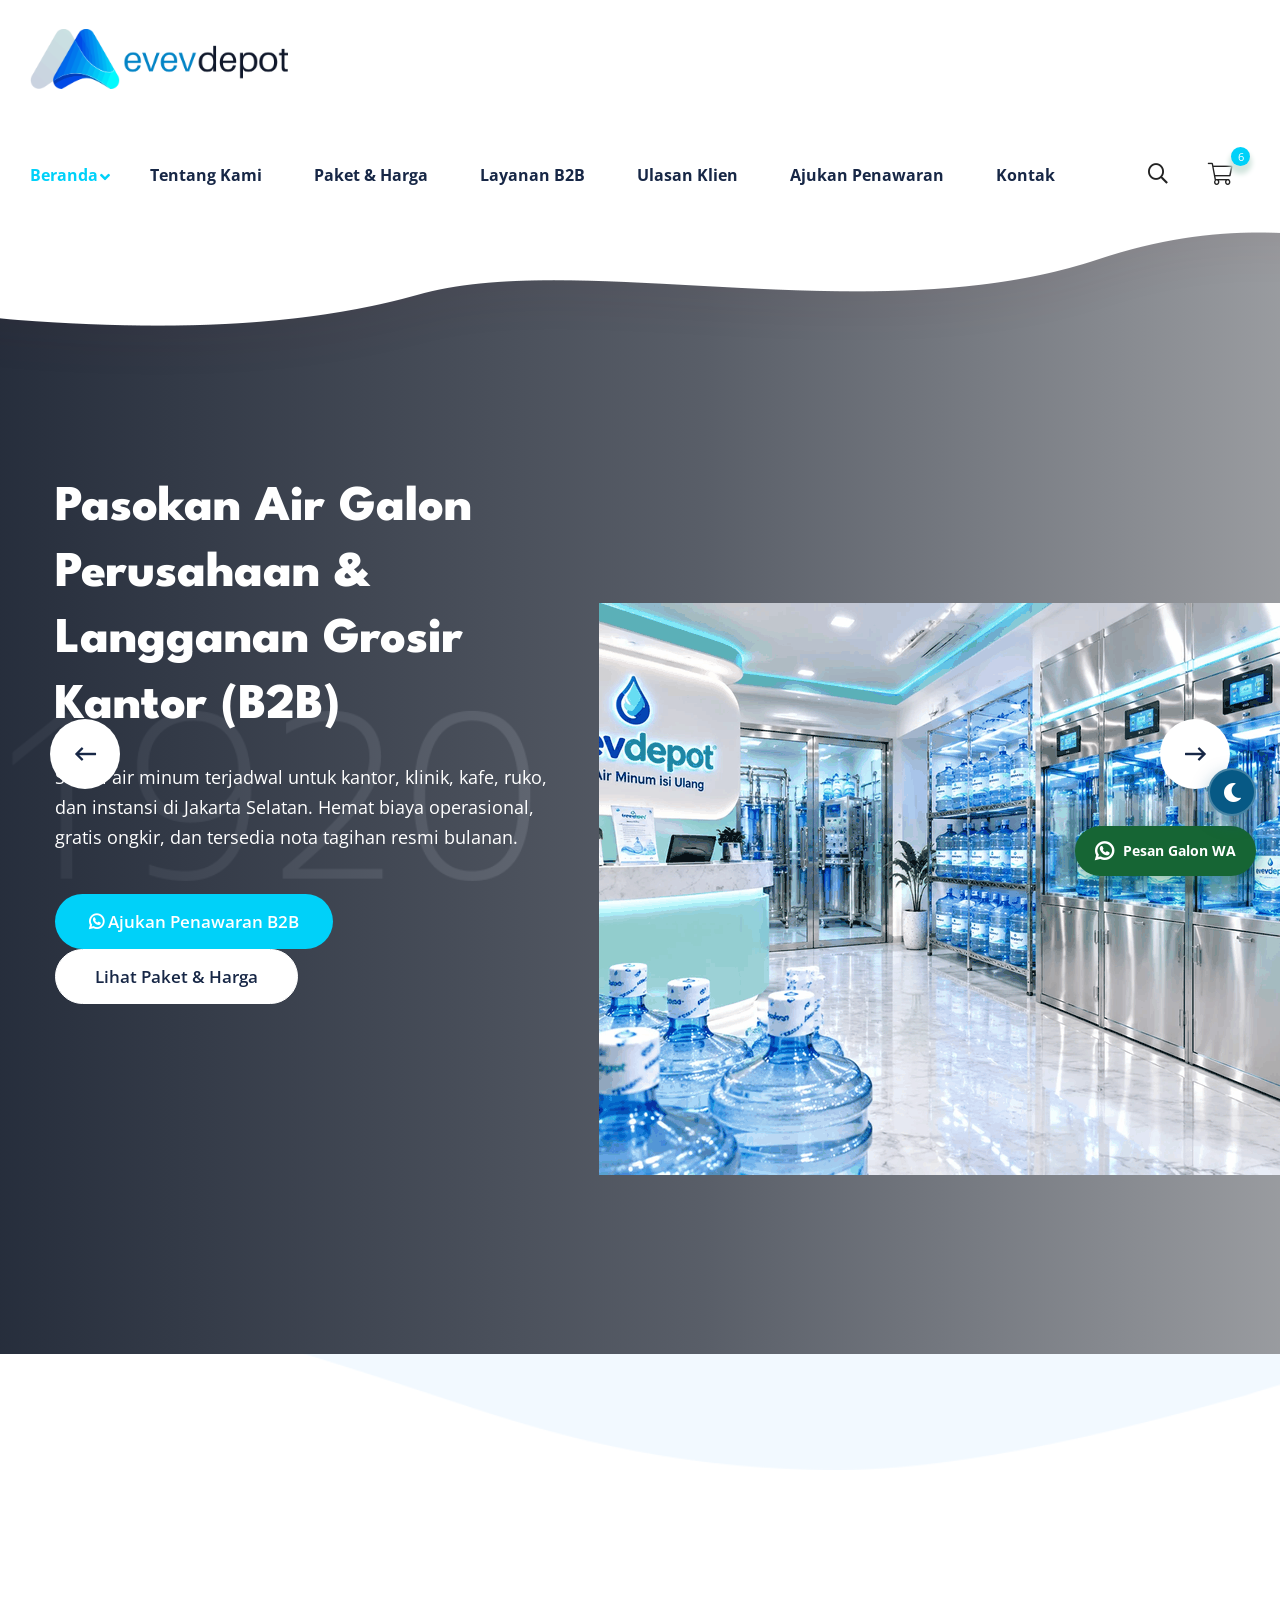
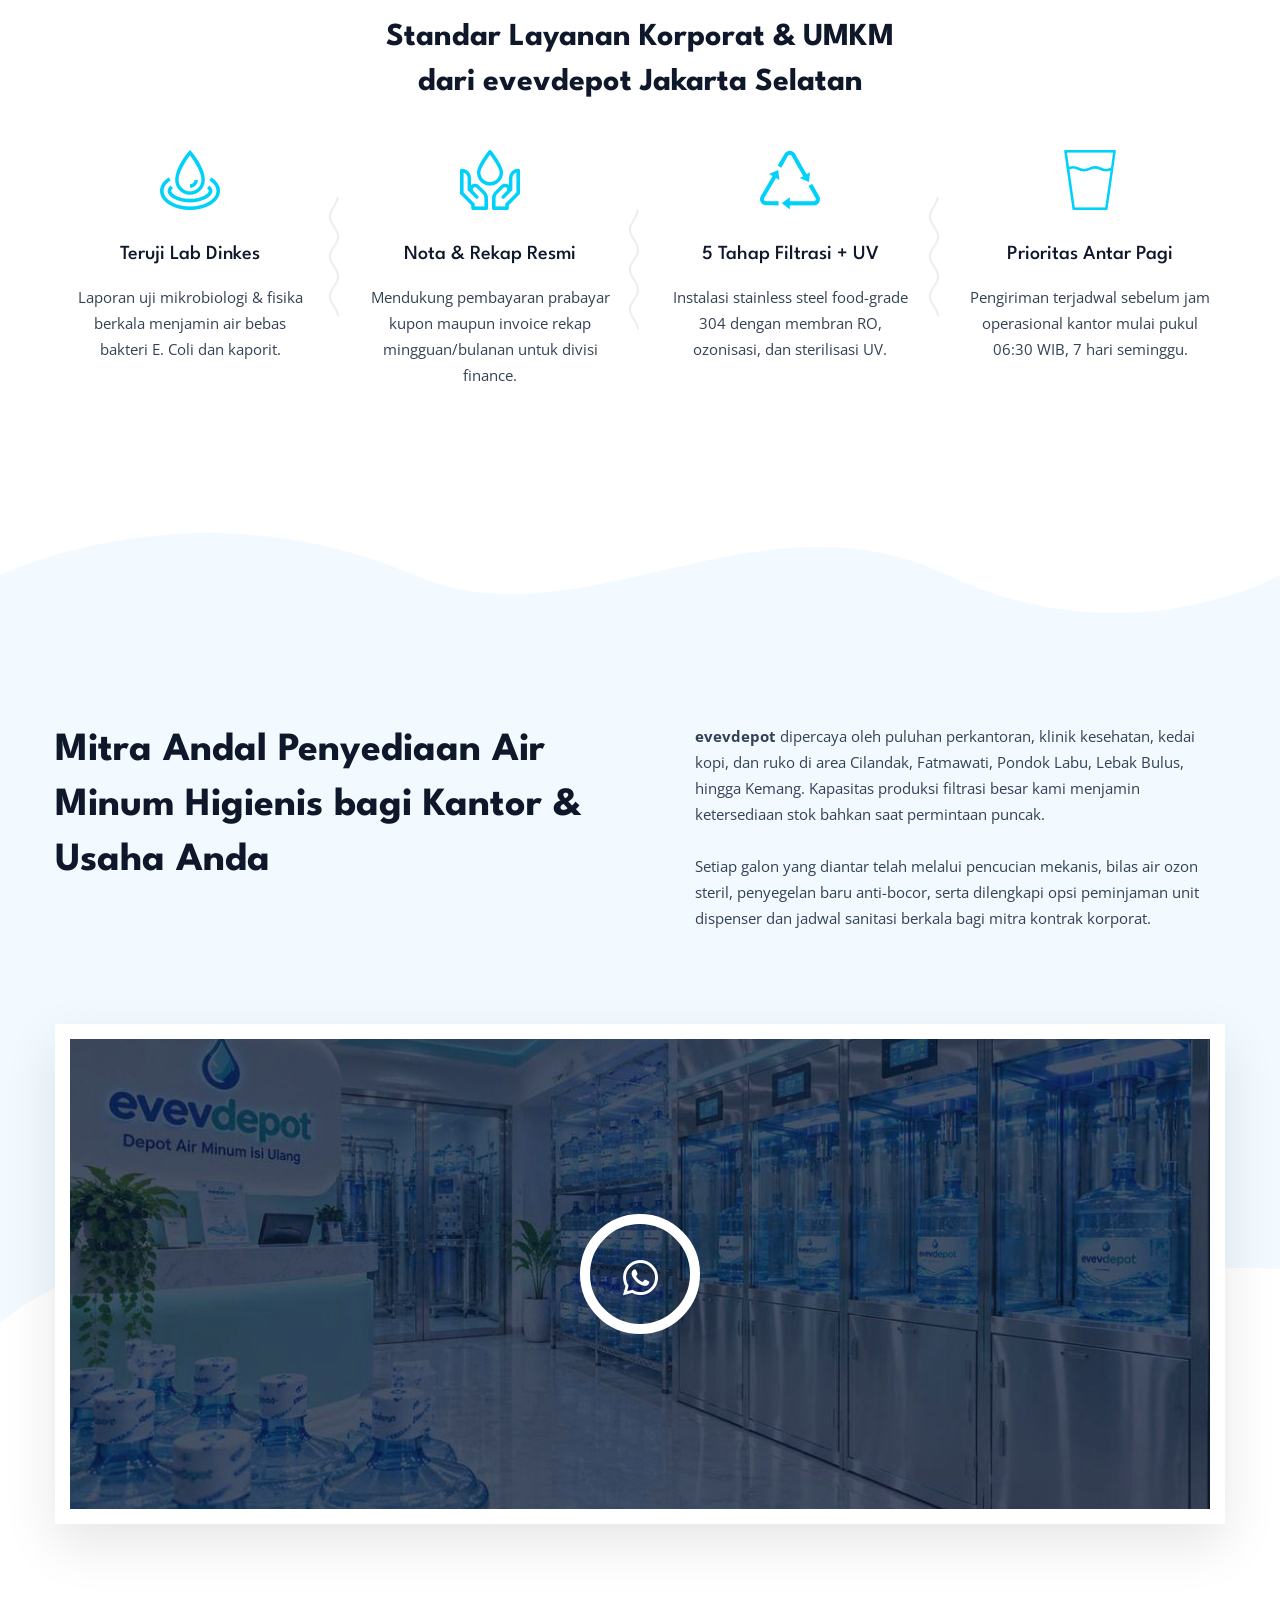
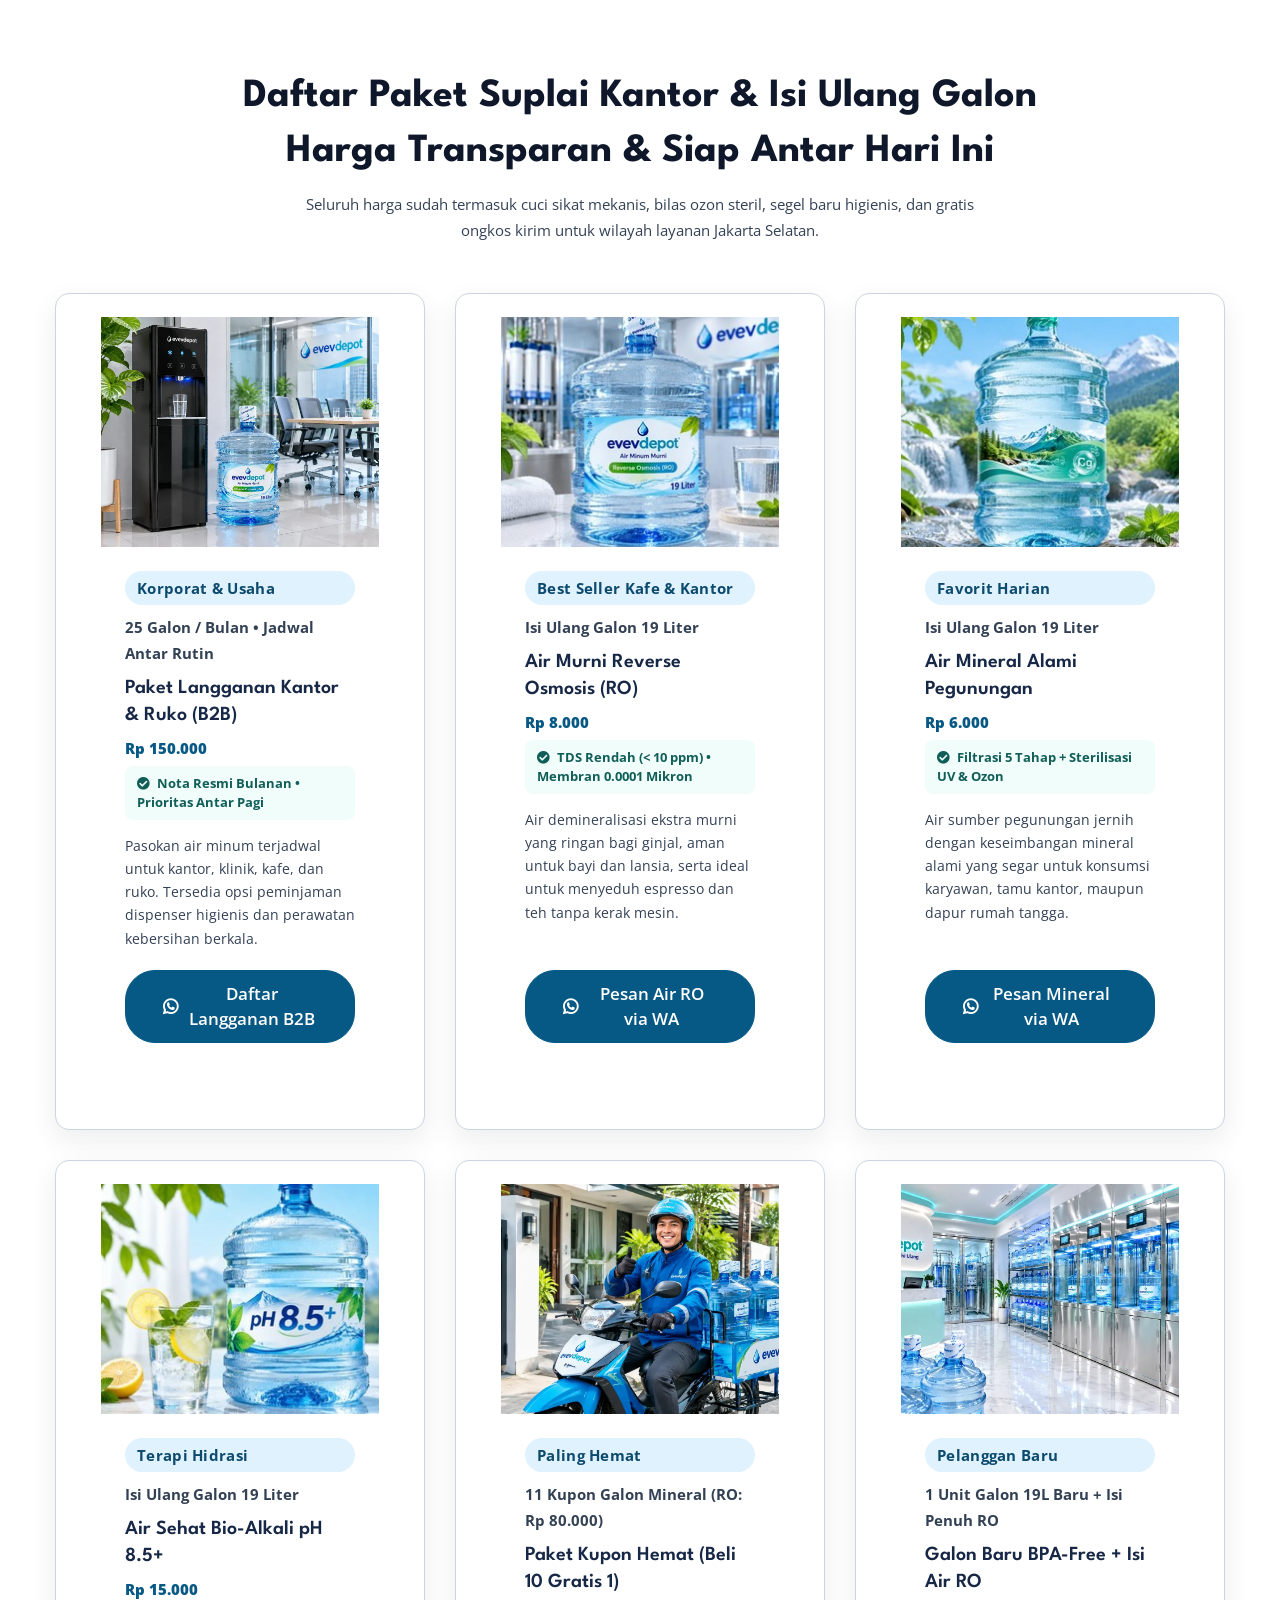
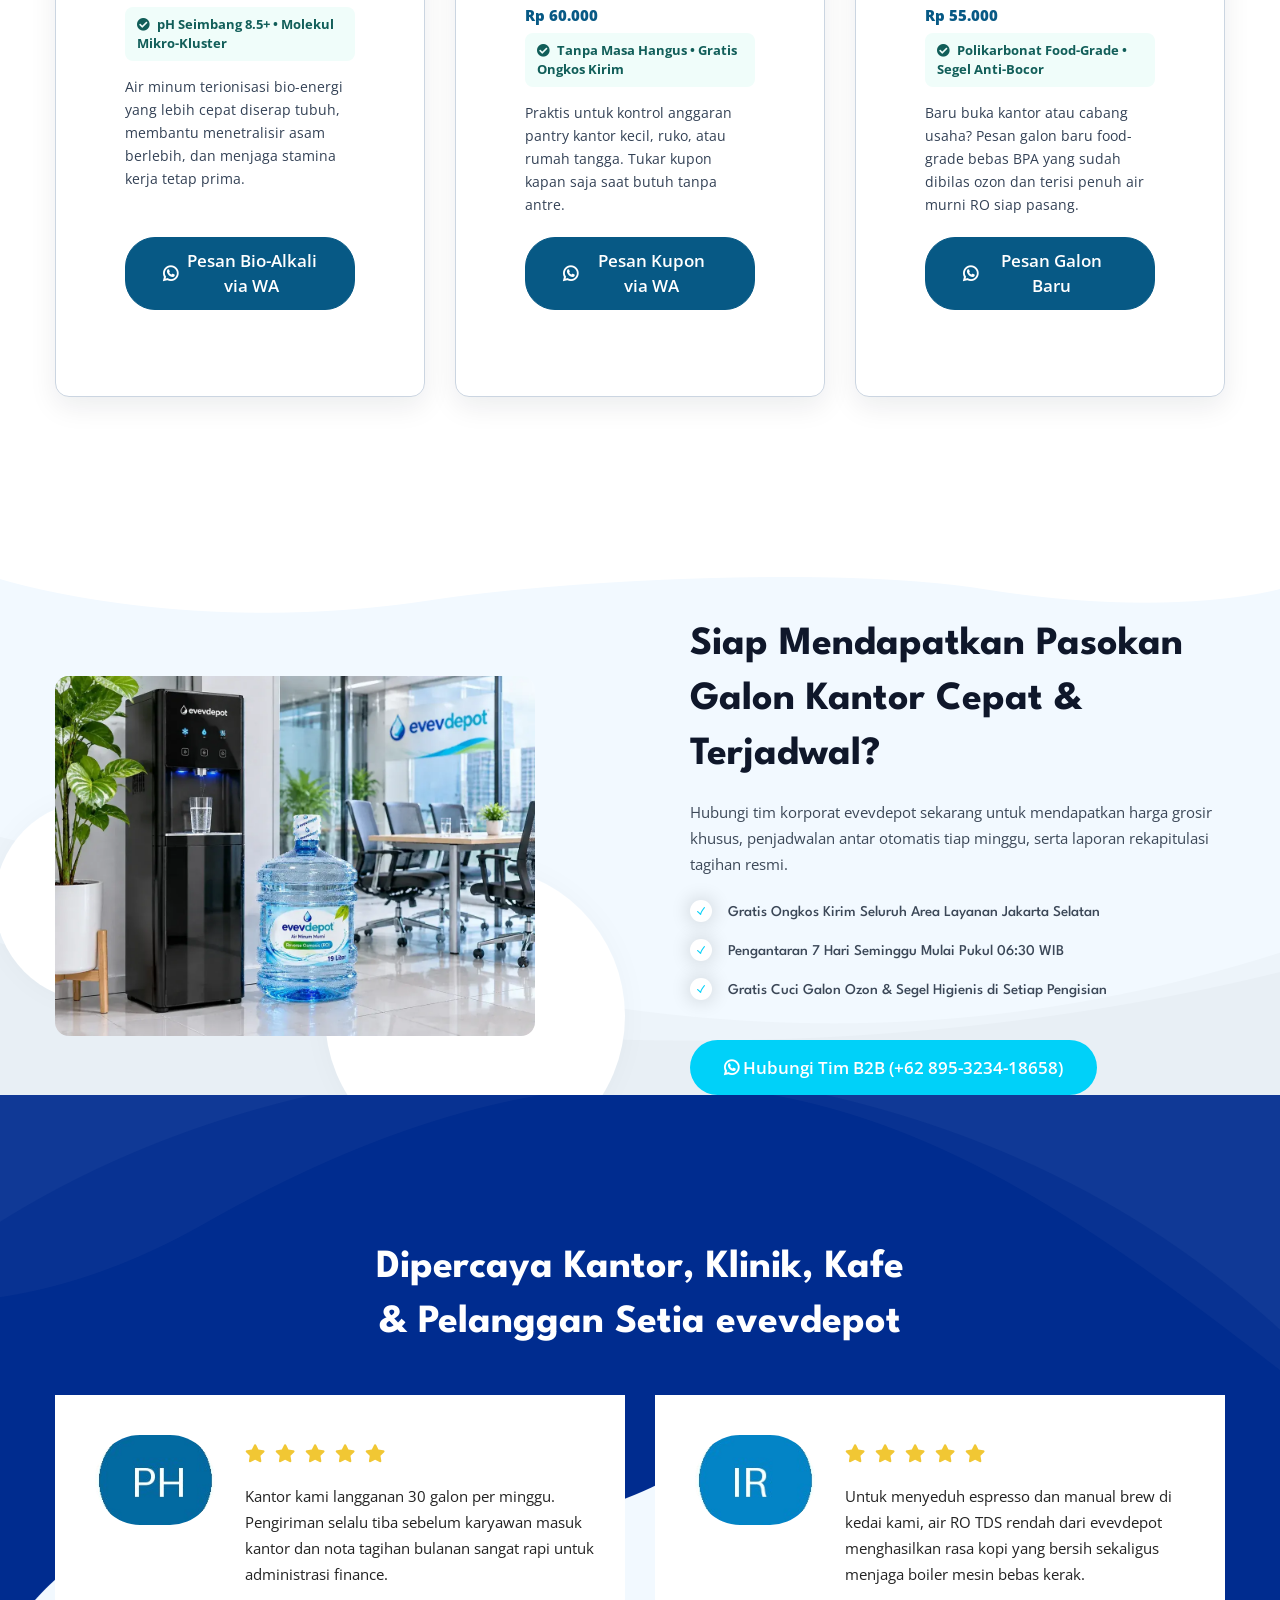
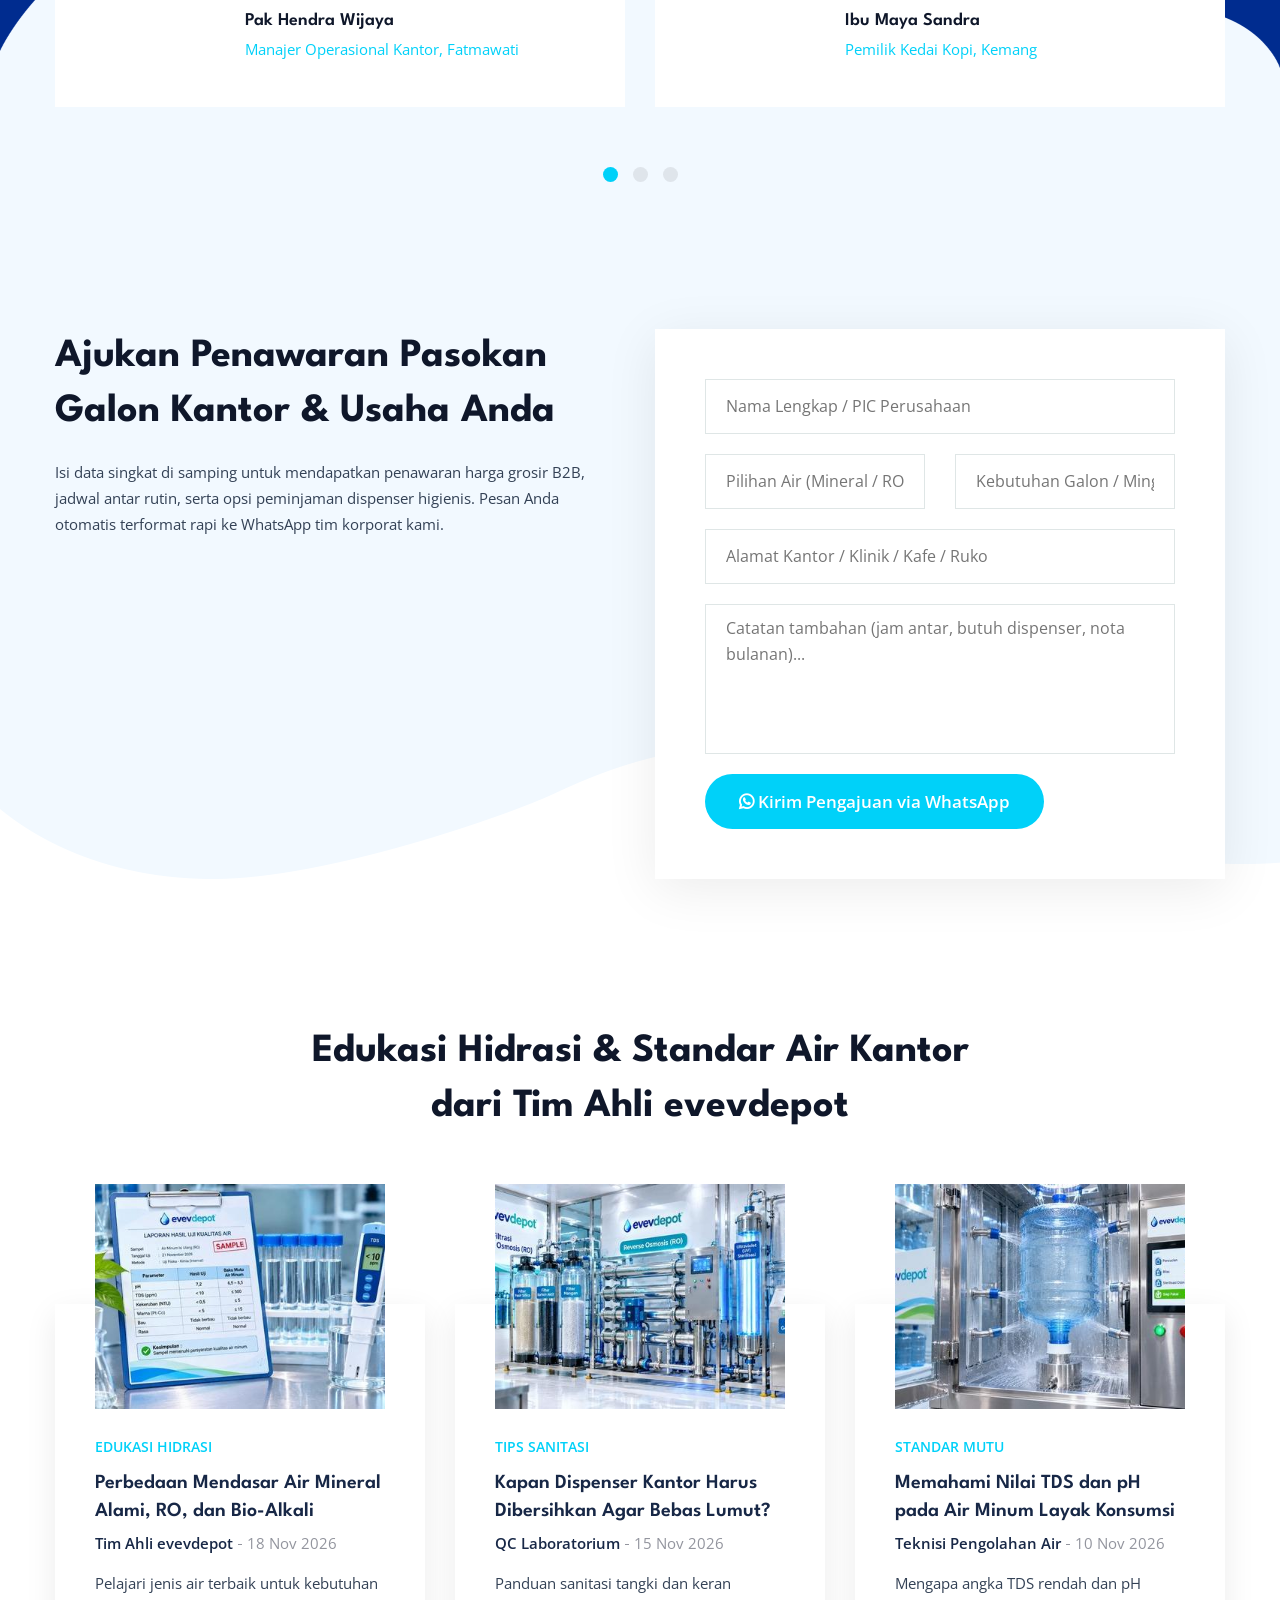
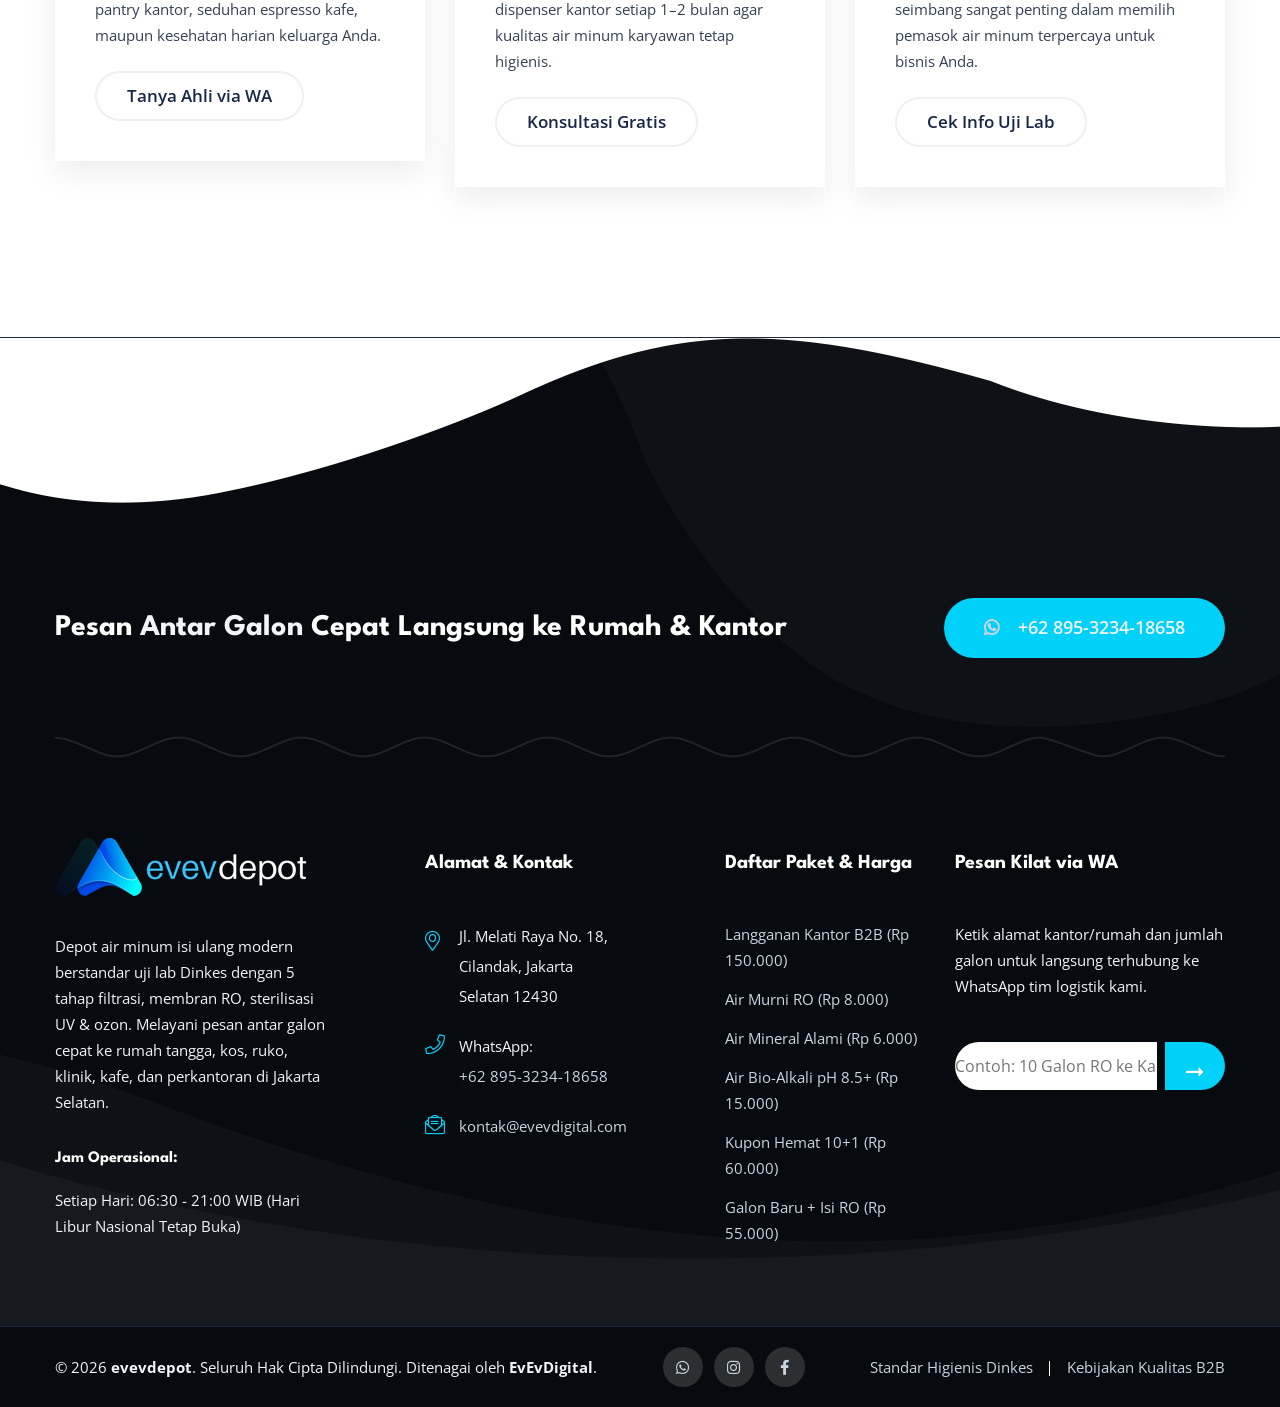
<file: template-2.html>
<!DOCTYPE html>
<html lang="id" data-theme="light">
<head>
<meta charset="utf-8">
<meta http-equiv="X-UA-Compatible" content="IE=edge">
<meta name="viewport" content="width=device-width, initial-scale=1.0, maximum-scale=5.0">
<meta name="description" content="evevdepot B2B — Layanan pasokan air galon terjadwal dan grosir untuk perkantoran, klinik, kafe, ruko, dan perusahaan di Jakarta Selatan. Tersedia Air Mineral, RO TDS rendah, Bio-Alkali, nota resmi bulanan, dan antar kilat gratis ongkir.">

<title>evevdepot — Pasokan Air Galon Perusahaan &amp; Langganan Grosir Kantor (B2B)</title>

<!-- Anti-FOUC Theme Initializer (Berjalan sebelum CSS dirender) -->
<script>
(function () {
  try {
    var root = document.documentElement;
    root.classList.add('no-theme-transition');
    var saved = localStorage.getItem('evev_theme') || localStorage.getItem('evevdepot_theme');
    var prefersDark = window.matchMedia && window.matchMedia('(prefers-color-scheme: dark)').matches;
    var theme = (saved === 'dark' || saved === 'light') ? saved : (prefersDark ? 'dark' : 'light');
    root.setAttribute('data-theme', theme);
  } catch (e) {
    document.documentElement.setAttribute('data-theme', 'light');
  }
})();
</script>

<!-- Fav Icon -->
<link rel="icon" href="assets/images/favicon.ico" type="image/x-icon">

<!-- Google Fonts -->
<link href="https://fonts.googleapis.com/css2?family=Spartan:wght@300;400;500;600;700;800;900&display=swap" rel="stylesheet">
<link href="https://fonts.googleapis.com/css2?family=Open+Sans:ital,wght@0,300;0,400;0,600;0,700;0,800;1,300;1,400;1,600;1,700;1,800&display=swap" rel="stylesheet">

<!-- Stylesheets -->
<link href="assets/css/font-awesome-all.css" rel="stylesheet">
<link href="assets/css/flaticon.css" rel="stylesheet">
<link href="assets/css/owl.css" rel="stylesheet">
<link href="assets/css/bootstrap.css" rel="stylesheet">
<link href="assets/css/jquery.fancybox.min.css" rel="stylesheet">
<link href="assets/css/animate.css" rel="stylesheet">
<link href="assets/css/jquery-ui.css" rel="stylesheet">
<link href="assets/css/color.css" rel="stylesheet">
<link href="assets/css/style.css" rel="stylesheet">
<link href="assets/css/responsive.css" rel="stylesheet">
<link href="assets/css/theme-toggle.css" rel="stylesheet">

<style>
  /* Perapihan khusus Varian 2 (B2B & Kantor) agar gambar dan teks tetap tajam */
  .cta-style-two .image_block_1 .image-box img {
    width: 100%;
    max-height: 460px;
    object-fit: cover;
    border-radius: 14px;
  }
  .testimonial-block-one .author-thumb img {
    width: 90px;
    height: 90px;
    object-fit: cover;
    border-radius: 50%;
  }
  .news-block-one .image-box img {
    width: 100%;
    height: 225px;
    object-fit: cover;
  }
  .banner-style-two .slide-item::before {
    content: "";
    position: absolute;
    inset: 0;
    background: linear-gradient(90deg, rgba(7, 16, 33, 0.84) 0%, rgba(7, 16, 33, 0.58) 55%, rgba(7, 16, 33, 0.25) 100%);
    z-index: 1;
    pointer-events: none;
  }
  .banner-style-two .auto-container {
    position: relative;
    z-index: 2;
  }
</style>
</head>

<body>

    <div class="boxed_wrapper">

        <!-- preloader -->
        <div class="loader-wrap">
            <div class="preloader">
                <div class="preloader-close">Lewati</div>
                <div id="handle-preloader" class="handle-preloader">
                    <div class="animation-preloader">
                        <div class="spinner"></div>
                        <div class="txt-loading">
                            <span data-text-preloader="e" class="letters-loading">e</span>
                            <span data-text-preloader="v" class="letters-loading">v</span>
                            <span data-text-preloader="e" class="letters-loading">e</span>
                            <span data-text-preloader="v" class="letters-loading">v</span>
                            <span data-text-preloader="d" class="letters-loading">d</span>
                            <span data-text-preloader="e" class="letters-loading">e</span>
                            <span data-text-preloader="p" class="letters-loading">p</span>
                            <span data-text-preloader="o" class="letters-loading">o</span>
                            <span data-text-preloader="t" class="letters-loading">t</span>
                        </div>
                    </div>
                </div>
            </div>
        </div>
        <!-- preloader end -->

        <!-- main header -->
        <header class="main-header">
            <!-- header-lower -->
            <div class="header-lower">
                <div class="shape" style="background-image: url(assets/images/shape/shape-1.png);"></div>
                <div class="outer-box">
                    <div class="logo-box">
                        <figure class="logo"><a href="index.html"><img src="assets/images/logo.png" alt="Logo evevdepot Suplai Air Galon B2B dan Kantor" style="object-fit: contain;"></a></figure>
                    </div>
                    <div class="menu-area clearfix">
                        <!--Mobile Navigation Toggler-->
                        <div class="mobile-nav-toggler" aria-label="Buka Menu Navigasi">
                            <i class="icon-bar"></i>
                            <i class="icon-bar"></i>
                            <i class="icon-bar"></i>
                        </div>
                        <nav class="main-menu navbar-expand-md navbar-light">
                            <div class="collapse navbar-collapse show clearfix" id="navbarSupportedContent">
                                <ul class="navigation clearfix">
                                    <li class="current dropdown"><a href="index.html">Beranda</a>
                                        <ul>
                                            <li><a href="template-1.html">Template 1: Depot &amp; Rumah Tangga</a></li>
                                            <li><a href="template-2.html">Template 2: Suplai B2B &amp; Kantor</a></li>
                                            <li><a href="template-3.html">Template 3: Air Sehat Alkali &amp; Uji Lab</a></li>
                                        </ul>
                                    </li>
                                    <li><a href="#tentang">Tentang Kami</a></li>
                                    <li><a href="#produk">Paket &amp; Harga</a></li>
                                    <li><a href="#layanan">Layanan B2B</a></li>
                                    <li><a href="#testimoni">Ulasan Klien</a></li>
                                    <li><a href="#keunggulan">Ajukan Penawaran</a></li>
                                    <li><a href="#kontak">Kontak</a></li>
                                </ul>
                            </div>
                        </nav>
                    </div>
                    <ul class="nav-right">
                        <li class="search-box-outer">
                            <div class="dropdown">
                                <button class="search-box-btn" type="button" id="dropdownMenu3" data-toggle="dropdown" aria-haspopup="true" aria-expanded="false" aria-label="Cari Paket B2B"><i class="far fa-search"></i></button>
                                <div class="dropdown-menu search-panel" aria-labelledby="dropdownMenu3">
                                    <div class="form-container">
                                        <form action="#" class="search-form">
                                            <div class="form-group">
                                                <input type="search" name="search-field" value="" placeholder="Cari paket kantor, RO, kupon..." required="">
                                                <button type="submit" class="search-btn" aria-label="Mulai Pencarian"><span class="fas fa-search"></span></button>
                                            </div>
                                        </form>
                                    </div>
                                </div>
                            </div>
                        </li>
                        <li class="cart-box">
                            <a href="#produk" aria-label="Lihat 6 Pilihan Paket Galon"><i class="fal fa-shopping-cart"></i><span>6</span></a>
                        </li>
                        <li class="btn-box">
                            <a href="https://wa.me/62895323418658?text=Halo%20evevdepot%2C%20saya%20ingin%20konsultasi%20suplai%20galon%20kantor%20B2B." data-wa-paket="Suplai Air Galon Kantor & Usaha (B2B)" class="theme-btn btn-one" target="_blank" rel="noopener noreferrer"><i class="fab fa-whatsapp mr-1"></i> Pesan via WA</a>
                        </li>
                    </ul>
                </div>
            </div>

            <!--sticky Header-->
            <div class="sticky-header">
                <div class="outer-box">
                    <div class="logo-box">
                        <figure class="logo"><a href="index.html"><img src="assets/images/logo.png" alt="Logo evevdepot Sticky Header" style="object-fit: contain;"></a></figure>
                    </div>
                    <div class="menu-area clearfix">
                        <nav class="main-menu clearfix">
                            <!--Menu otomatis diisi oleh script.js-->
                        </nav>
                    </div>
                    <ul class="nav-right">
                        <li class="search-box-outer">
                            <div class="dropdown">
                                <button class="search-box-btn" type="button" id="dropdownMenu4" data-toggle="dropdown" aria-haspopup="true" aria-expanded="false" aria-label="Cari Paket B2B"><i class="far fa-search"></i></button>
                                <div class="dropdown-menu search-panel" aria-labelledby="dropdownMenu4">
                                    <div class="form-container">
                                        <form action="#" class="search-form">
                                            <div class="form-group">
                                                <input type="search" name="search-field" value="" placeholder="Cari paket kantor, RO, kupon..." required="">
                                                <button type="submit" class="search-btn" aria-label="Mulai Pencarian"><span class="fas fa-search"></span></button>
                                            </div>
                                        </form>
                                    </div>
                                </div>
                            </div>
                        </li>
                        <li class="cart-box">
                            <a href="#produk" aria-label="Lihat 6 Pilihan Paket Galon"><i class="fal fa-shopping-cart"></i><span>6</span></a>
                        </li>
                        <li class="btn-box">
                            <a href="https://wa.me/62895323418658?text=Halo%20evevdepot%2C%20saya%20ingin%20konsultasi%20suplai%20galon%20kantor%20B2B." data-wa-paket="Suplai Air Galon Kantor & Usaha (B2B)" class="theme-btn btn-one" target="_blank" rel="noopener noreferrer"><i class="fab fa-whatsapp mr-1"></i> Pesan via WA</a>
                        </li>
                    </ul>
                </div>
            </div>
        </header>
        <!-- main-header end -->

        <!-- Mobile Menu -->
        <div class="mobile-menu">
            <div class="menu-backdrop"></div>
            <div class="close-btn"><i class="fas fa-times"></i></div>

            <nav class="menu-box">
                <div class="nav-logo"><a href="index.html"><img src="assets/images/logo-2.png" alt="Logo evevdepot Mobile" title="evevdepot" style="object-fit: contain;"></a></div>
                <div class="menu-outer"><!--Menu otomatis diisi oleh script.js--></div>
                <div class="contact-info">
                    <h4>Informasi Layanan B2B</h4>
                    <ul>
                        <li data-config="alamat">Jl. Melati Raya No. 18, Cilandak, Jakarta Selatan 12430</li>
                        <li><a href="https://wa.me/62895323418658" target="_blank" rel="noopener noreferrer" data-config="whatsappDisplay">+62 895-3234-18658</a></li>
                        <li><a href="mailto:kontak@evevdigital.com" data-config="email">kontak@evevdigital.com</a></li>
                    </ul>
                </div>
                <div class="social-links">
                    <ul class="clearfix">
                        <li><a href="https://wa.me/62895323418658" target="_blank" rel="noopener noreferrer" aria-label="WhatsApp evevdepot"><span class="fab fa-whatsapp"></span></a></li>
                        <li><a href="#kontak" aria-label="Facebook evevdepot"><span class="fab fa-facebook-square"></span></a></li>
                        <li><a href="#kontak" aria-label="Instagram evevdepot"><span class="fab fa-instagram"></span></a></li>
                    </ul>
                </div>
            </nav>
        </div>
        <!-- End Mobile Menu -->

        <!-- banner-style-two -->
        <section class="banner-style-two">
            <div class="pattern-layer" style="background-image: url(assets/images/shape/shape-15.png);"></div>
            <div class="banner-carousel owl-theme owl-carousel owl-dots-none">
                <div class="slide-item">
                    <div class="image-layer" style="background-image: url(assets/images/banner/banner-1.png);"></div>
                    <div class="auto-container">
                        <div class="inner-box">
                            <div class="image-box">
                                <figure class="image"><img src="assets/images/banner/vector-3.png" alt="Ilustrasi pasokan air galon korporat dan perkantoran evevdepot" style="object-fit: contain;"></figure>
                            </div>
                            <div class="content-box">
                                <h2>Pasokan Air Galon Perusahaan &amp; Langganan Grosir Kantor (B2B)</h2>
                                <p>Suplai air minum terjadwal untuk kantor, klinik, kafe, ruko, dan instansi di Jakarta Selatan. Hemat biaya operasional, gratis ongkir, dan tersedia nota tagihan resmi bulanan.</p>
                                <div class="btn-box clearfix">
                                    <a href="https://wa.me/62895323418658?text=Halo%20evevdepot%2C%20saya%20ingin%20ajukan%20penawaran%20suplai%20galon%20kantor%20B2B." data-wa-paket="Pengajuan Penawaran B2B Kantor" class="theme-btn btn-one" target="_blank" rel="noopener noreferrer"><i class="fab fa-whatsapp mr-1"></i> Ajukan Penawaran B2B</a>
                                    <a href="#produk" class="theme-btn banner-btn">Lihat Paket &amp; Harga</a>
                                </div>
                            </div>
                        </div>
                    </div>
                </div>
                <div class="slide-item">
                    <div class="image-layer" style="background-image: url(assets/images/banner/banner-2.png);"></div>
                    <div class="auto-container">
                        <div class="inner-box">
                            <div class="image-box">
                                <figure class="image"><img src="assets/images/banner/vector-4.png" alt="Layanan antar galon tepat waktu ke setiap lantai kantor evevdepot" loading="lazy" style="object-fit: contain;"></figure>
                            </div>
                            <div class="content-box">
                                <h2>Prioritas Antar Pagi &amp; Bebas Repot Angkat Galon di Kantor</h2>
                                <p>Armada kurir khusus B2B kami mengantar langsung ke setiap pantry lantai kantor sebelum jam kerja dimulai. Dispenser selalu bersih, stok air minum tak pernah kosong.</p>
                                <div class="btn-box clearfix">
                                    <a href="https://wa.me/62895323418658?text=Halo%20evevdepot%2C%20saya%20ingin%20atur%20jadwal%20antar%20rutin%20galon%20kantor." data-wa-paket="Jadwal Antar Rutin Galon Kantor" class="theme-btn btn-one" target="_blank" rel="noopener noreferrer"><i class="fab fa-whatsapp mr-1"></i> Atur Jadwal Antar</a>
                                    <a href="#keunggulan" class="theme-btn banner-btn">Isi Form Penawaran</a>
                                </div>
                            </div>
                        </div>
                    </div>
                </div>
                <div class="slide-item">
                    <div class="pattern-layer-2" style="background-image: url(assets/images/shape/shape-17.png);"></div>
                    <div class="image-layer" style="background-image: url(assets/images/banner/banner-3.png);"></div>
                    <div class="auto-container">
                        <div class="inner-box">
                            <div class="content-box">
                                <h2>Air Murni RO TDS &lt; 10 ppm untuk Produktivitas Karyawan &amp; Kedai Kopi</h2>
                                <p>Diolah menggunakan sistem 5 tahap filtrasi, sterilisasi UV &amp; ozon, serta lulus uji lab Dinkes. Ideal menjaga fokus kerja tim sekaligus menghasilkan ekstraksi kopi yang bersih.</p>
                                <div class="btn-box clearfix">
                                    <a href="https://wa.me/62895323418658?text=Halo%20evevdepot%2C%20saya%20butuh%20sampel%20air%20RO%20untuk%20kantor%20atau%20kafe." data-wa-paket="Permintaan Sampel Air RO B2B" class="theme-btn btn-one" target="_blank" rel="noopener noreferrer"><i class="fab fa-whatsapp mr-1"></i> Minta Sampel Uji Air</a>
                                    <a href="#tentang" class="theme-btn banner-btn">Standar Mutu Kami</a>
                                </div>
                            </div>
                        </div>
                    </div>
                </div>
            </div>
        </section>
        <!-- banner-style-two end -->

        <!-- feature-section -->
        <section class="feature-section alternat-2 centred">
            <div class="auto-container">
                <div class="inner-container wow fadeInLeft animated" data-wow-delay="00ms" data-wow-duration="1500ms">
                    <div class="title-text">
                        <h2>Standar Layanan Korporat &amp; UMKM <br />dari evevdepot Jakarta Selatan</h2>
                    </div>
                    <div class="row clearfix">
                        <div class="col-lg-3 col-md-6 col-sm-12 feature-block">
                            <div class="feature-block-one">
                                <div class="inner-box">
                                    <div class="shape" style="background-image: url(assets/images/shape/shape-3.png);"></div>
                                    <div class="icon-box"><i class="flaticon-water-drop"></i></div>
                                    <h4>Teruji Lab Dinkes</h4>
                                    <p>Laporan uji mikrobiologi &amp; fisika berkala menjamin air bebas bakteri E. Coli dan kaporit.</p>
                                </div>
                            </div>
                        </div>
                        <div class="col-lg-3 col-md-6 col-sm-12 feature-block">
                            <div class="feature-block-one">
                                <div class="inner-box">
                                    <div class="shape" style="background-image: url(assets/images/shape/shape-3.png);"></div>
                                    <div class="icon-box"><i class="flaticon-water-drop-1"></i></div>
                                    <h4>Nota &amp; Rekap Resmi</h4>
                                    <p>Mendukung pembayaran prabayar kupon maupun invoice rekap mingguan/bulanan untuk divisi finance.</p>
                                </div>
                            </div>
                        </div>
                        <div class="col-lg-3 col-md-6 col-sm-12 feature-block">
                            <div class="feature-block-one">
                                <div class="inner-box">
                                    <div class="shape" style="background-image: url(assets/images/shape/shape-3.png);"></div>
                                    <div class="icon-box"><i class="flaticon-recycle"></i></div>
                                    <h4>5 Tahap Filtrasi + UV</h4>
                                    <p>Instalasi stainless steel food-grade 304 dengan membran RO, ozonisasi, dan sterilisasi UV.</p>
                                </div>
                            </div>
                        </div>
                        <div class="col-lg-3 col-md-6 col-sm-12 feature-block">
                            <div class="feature-block-one">
                                <div class="inner-box">
                                    <div class="icon-box"><i class="flaticon-glass"></i></div>
                                    <h4>Prioritas Antar Pagi</h4>
                                    <p>Pengiriman terjadwal sebelum jam operasional kantor mulai pukul 06:30 WIB, 7 hari seminggu.</p>
                                </div>
                            </div>
                        </div>
                    </div>
                </div>
            </div>
        </section>
        <!-- feature-section end -->

        <!-- about-style-two -->
        <section class="about-style-two" id="tentang">
            <div class="pattern-layer" style="background-image: url(assets/images/shape/shape-16.png);"></div>
            <div class="auto-container">
                <div class="content-box">
                    <div class="row clearfix">
                        <div class="col-lg-6 col-md-12 col-sm-12 title-column">
                            <div class="sec-title">
                                <h2>Mitra Andal Penyediaan Air Minum Higienis bagi Kantor &amp; Usaha Anda</h2>
                            </div>
                        </div>
                        <div class="col-lg-6 col-md-12 col-sm-12 text-column">
                            <div class="text">
                                <p><strong>evevdepot</strong> dipercaya oleh puluhan perkantoran, klinik kesehatan, kedai kopi, dan ruko di area Cilandak, Fatmawati, Pondok Labu, Lebak Bulus, hingga Kemang. Kapasitas produksi filtrasi besar kami menjamin ketersediaan stok bahkan saat permintaan puncak.</p>
                                <p>Setiap galon yang diantar telah melalui pencucian mekanis, bilas air ozon steril, penyegelan baru anti-bocor, serta dilengkapi opsi peminjaman unit dispenser dan jadwal sanitasi berkala bagi mitra kontrak korporat.</p>
                            </div>
                        </div>
                    </div>
                </div>
                <div class="video-inner">
                    <div class="inner-box" style="background-image: url(assets/images/background/video-1.jpg);">
                        <div class="video-btn">
                            <a href="https://wa.me/62895323418658?text=Halo%20evevdepot%2C%20saya%20ingin%20melihat%20profil%20dan%20penawaran%20B2B." target="_blank" rel="noopener noreferrer" aria-label="Hubungi Tim Korporat evevdepot via WhatsApp"><i class="fab fa-whatsapp"></i></a>
                        </div>
                    </div>
                </div>
            </div>
        </section>
        <!-- about-style-two end -->

        <!-- shop-section (Daftar Paket & Harga Lengkap 6 Item Simetris) -->
        <section class="shop-section centred pt-145" id="produk">
            <div class="auto-container">
                <div class="sec-title">
                    <h2>Daftar Paket Suplai Kantor &amp; Isi Ulang Galon <br />Harga Transparan &amp; Siap Antar Hari Ini</h2>
                    <p style="max-width:700px;margin:12px auto 0;font-size:15px;">Seluruh harga sudah termasuk cuci sikat mekanis, bilas ozon steril, segel baru higienis, dan gratis ongkos kirim untuk wilayah layanan Jakarta Selatan.</p>
                </div>
                <div class="row clearfix">
                    <!-- Paket 1 -->
                    <div class="col-lg-4 col-md-6 col-sm-12 shop-block">
                        <div class="shop-block-one wow fadeInUp animated" data-wow-delay="00ms" data-wow-duration="1500ms">
                            <div class="inner-box">
                                <figure class="image-box"><img src="assets/images/evevdepot/service_antar_galon_kantor.webp" alt="Paket Langganan Pasokan Galon Kantor dan Ruko B2B evevdepot" loading="lazy" style="object-fit: cover;"></figure>
                                <div class="lower-content">
                                    <div>
                                        <span class="produk-badge">Korporat &amp; Usaha</span>
                                        <span class="produk-kemasan">25 Galon / Bulan • Jadwal Antar Rutin</span>
                                        <h4><a href="https://wa.me/62895323418658?text=Halo%20evevdepot%2C%20saya%20tertarik%20Paket%20Langganan%20Kantor%20B2B%20(Rp%20150.000%2Fbln)." data-wa-paket="Paket Langganan Kantor & Ruko (B2B)" data-wa-harga="Rp 150.000 / bln" target="_blank" rel="noopener noreferrer">Paket Langganan Kantor &amp; Ruko (B2B)</a></h4>
                                        <span class="produk-harga">Rp 150.000</span>
                                        <div class="produk-spec"><i class="fas fa-check-circle mr-1"></i> Nota Resmi Bulanan • Prioritas Antar Pagi</div>
                                        <p>Pasokan air minum terjadwal untuk kantor, klinik, kafe, dan ruko. Tersedia opsi peminjaman dispenser higienis dan perawatan kebersihan berkala.</p>
                                    </div>
                                    <div class="btn-box">
                                        <a href="https://wa.me/62895323418658?text=Halo%20evevdepot%2C%20saya%20tertarik%20Paket%20Langganan%20Kantor%20B2B%20(Rp%20150.000%2Fbln)." data-wa-paket="Paket Langganan Kantor & Ruko (B2B)" data-wa-harga="Rp 150.000 / bln" class="theme-btn btn-two" target="_blank" rel="noopener noreferrer"><i class="fab fa-whatsapp"></i> Daftar Langganan B2B</a>
                                    </div>
                                </div>
                            </div>
                        </div>
                    </div>

                    <!-- Paket 2 -->
                    <div class="col-lg-4 col-md-6 col-sm-12 shop-block">
                        <div class="shop-block-one wow fadeInUp animated" data-wow-delay="150ms" data-wow-duration="1500ms">
                            <div class="inner-box">
                                <figure class="image-box"><img src="assets/images/resource/shop/shop-2.jpg" alt="Isi Ulang Air Murni Reverse Osmosis RO 19 Liter evevdepot" loading="lazy" style="object-fit: cover;"></figure>
                                <div class="lower-content">
                                    <div>
                                        <span class="produk-badge">Best Seller Kafe &amp; Kantor</span>
                                        <span class="produk-kemasan">Isi Ulang Galon 19 Liter</span>
                                        <h4><a href="https://wa.me/62895323418658?text=Halo%20evevdepot%2C%20saya%20ingin%20pesan%20Air%20Murni%20Reverse%20Osmosis%20RO%20(Rp%208.000)." data-wa-paket="Air Murni Reverse Osmosis (RO)" data-wa-harga="Rp 8.000" target="_blank" rel="noopener noreferrer">Air Murni Reverse Osmosis (RO)</a></h4>
                                        <span class="produk-harga">Rp 8.000</span>
                                        <div class="produk-spec"><i class="fas fa-check-circle mr-1"></i> TDS Rendah (&lt; 10 ppm) • Membran 0.0001 Mikron</div>
                                        <p>Air demineralisasi ekstra murni yang ringan bagi ginjal, aman untuk bayi dan lansia, serta ideal untuk menyeduh espresso dan teh tanpa kerak mesin.</p>
                                    </div>
                                    <div class="btn-box">
                                        <a href="https://wa.me/62895323418658?text=Halo%20evevdepot%2C%20saya%20ingin%20pesan%20Air%20Murni%20Reverse%20Osmosis%20RO%20(Rp%208.000)." data-wa-paket="Air Murni Reverse Osmosis (RO)" data-wa-harga="Rp 8.000" class="theme-btn btn-two" target="_blank" rel="noopener noreferrer"><i class="fab fa-whatsapp"></i> Pesan Air RO via WA</a>
                                    </div>
                                </div>
                            </div>
                        </div>
                    </div>

                    <!-- Paket 3 -->
                    <div class="col-lg-4 col-md-6 col-sm-12 shop-block">
                        <div class="shop-block-one wow fadeInUp animated" data-wow-delay="300ms" data-wow-duration="1500ms">
                            <div class="inner-box">
                                <figure class="image-box"><img src="assets/images/resource/shop/shop-1.jpg" alt="Isi Ulang Air Mineral Alami Pegunungan 19 Liter evevdepot" loading="lazy" style="object-fit: cover;"></figure>
                                <div class="lower-content">
                                    <div>
                                        <span class="produk-badge">Favorit Harian</span>
                                        <span class="produk-kemasan">Isi Ulang Galon 19 Liter</span>
                                        <h4><a href="https://wa.me/62895323418658?text=Halo%20evevdepot%2C%20saya%20ingin%20pesan%20Air%20Mineral%20Alami%20Pegunungan%20(Rp%206.000)." data-wa-paket="Air Mineral Alami Pegunungan" data-wa-harga="Rp 6.000" target="_blank" rel="noopener noreferrer">Air Mineral Alami Pegunungan</a></h4>
                                        <span class="produk-harga">Rp 6.000</span>
                                        <div class="produk-spec"><i class="fas fa-check-circle mr-1"></i> Filtrasi 5 Tahap + Sterilisasi UV &amp; Ozon</div>
                                        <p>Air sumber pegunungan jernih dengan keseimbangan mineral alami yang segar untuk konsumsi karyawan, tamu kantor, maupun dapur rumah tangga.</p>
                                    </div>
                                    <div class="btn-box">
                                        <a href="https://wa.me/62895323418658?text=Halo%20evevdepot%2C%20saya%20ingin%20pesan%20Air%20Mineral%20Alami%20Pegunungan%20(Rp%206.000)." data-wa-paket="Air Mineral Alami Pegunungan" data-wa-harga="Rp 6.000" class="theme-btn btn-two" target="_blank" rel="noopener noreferrer"><i class="fab fa-whatsapp"></i> Pesan Mineral via WA</a>
                                    </div>
                                </div>
                            </div>
                        </div>
                    </div>

                    <!-- Paket 4 -->
                    <div class="col-lg-4 col-md-6 col-sm-12 shop-block">
                        <div class="shop-block-one wow fadeInUp animated" data-wow-delay="00ms" data-wow-duration="1500ms">
                            <div class="inner-box">
                                <figure class="image-box"><img src="assets/images/resource/shop/shop-3.jpg" alt="Isi Ulang Air Sehat Bio-Alkali pH 8.5+ 19 Liter evevdepot" loading="lazy" style="object-fit: cover;"></figure>
                                <div class="lower-content">
                                    <div>
                                        <span class="produk-badge">Terapi Hidrasi</span>
                                        <span class="produk-kemasan">Isi Ulang Galon 19 Liter</span>
                                        <h4><a href="https://wa.me/62895323418658?text=Halo%20evevdepot%2C%20saya%20ingin%20pesan%20Air%20Sehat%20Bio-Alkali%20pH%208.5%2B%20(Rp%2015.000)." data-wa-paket="Air Sehat Bio-Alkali pH 8.5+" data-wa-harga="Rp 15.000" target="_blank" rel="noopener noreferrer">Air Sehat Bio-Alkali pH 8.5+</a></h4>
                                        <span class="produk-harga">Rp 15.000</span>
                                        <div class="produk-spec"><i class="fas fa-check-circle mr-1"></i> pH Seimbang 8.5+ • Molekul Mikro-Kluster</div>
                                        <p>Air minum terionisasi bio-energi yang lebih cepat diserap tubuh, membantu menetralisir asam berlebih, dan menjaga stamina kerja tetap prima.</p>
                                    </div>
                                    <div class="btn-box">
                                        <a href="https://wa.me/62895323418658?text=Halo%20evevdepot%2C%20saya%20ingin%20pesan%20Air%20Sehat%20Bio-Alkali%20pH%208.5%2B%20(Rp%2015.000)." data-wa-paket="Air Sehat Bio-Alkali pH 8.5+" data-wa-harga="Rp 15.000" class="theme-btn btn-two" target="_blank" rel="noopener noreferrer"><i class="fab fa-whatsapp"></i> Pesan Bio-Alkali via WA</a>
                                    </div>
                                </div>
                            </div>
                        </div>
                    </div>

                    <!-- Paket 5 -->
                    <div class="col-lg-4 col-md-6 col-sm-12 shop-block">
                        <div class="shop-block-one wow fadeInUp animated" data-wow-delay="150ms" data-wow-duration="1500ms">
                            <div class="inner-box">
                                <figure class="image-box"><img src="assets/images/evevdepot/hero_kurir_antar_galon.webp" alt="Paket Kupon Hemat Beli 10 Gratis 1 Galon Air evevdepot" loading="lazy" style="object-fit: cover;"></figure>
                                <div class="lower-content">
                                    <div>
                                        <span class="produk-badge">Paling Hemat</span>
                                        <span class="produk-kemasan">11 Kupon Galon Mineral (RO: Rp 80.000)</span>
                                        <h4><a href="https://wa.me/62895323418658?text=Halo%20evevdepot%2C%20saya%20ingin%20pesan%20Paket%20Kupon%20Hemat%2010%20Gratis%201%20(Rp%2060.000)." data-wa-paket="Paket Kupon Hemat (Beli 10 Gratis 1)" data-wa-harga="Rp 60.000" target="_blank" rel="noopener noreferrer">Paket Kupon Hemat (Beli 10 Gratis 1)</a></h4>
                                        <span class="produk-harga">Rp 60.000</span>
                                        <div class="produk-spec"><i class="fas fa-check-circle mr-1"></i> Tanpa Masa Hangus • Gratis Ongkos Kirim</div>
                                        <p>Praktis untuk kontrol anggaran pantry kantor kecil, ruko, atau rumah tangga. Tukar kupon kapan saja saat butuh tanpa antre.</p>
                                    </div>
                                    <div class="btn-box">
                                        <a href="https://wa.me/62895323418658?text=Halo%20evevdepot%2C%20saya%20ingin%20pesan%20Paket%20Kupon%20Hemat%2010%20Gratis%201%20(Rp%2060.000)." data-wa-paket="Paket Kupon Hemat (Beli 10 Gratis 1)" data-wa-harga="Rp 60.000" class="theme-btn btn-two" target="_blank" rel="noopener noreferrer"><i class="fab fa-whatsapp"></i> Pesan Kupon via WA</a>
                                    </div>
                                </div>
                            </div>
                        </div>
                    </div>

                    <!-- Paket 6 -->
                    <div class="col-lg-4 col-md-6 col-sm-12 shop-block">
                        <div class="shop-block-one wow fadeInUp animated" data-wow-delay="300ms" data-wow-duration="1500ms">
                            <div class="inner-box">
                                <figure class="image-box"><img src="assets/images/evevdepot/hero_depot_air_modern.webp" alt="Paket Galon Baru BPA-Free Lengkap dengan Isi Air RO evevdepot" loading="lazy" style="object-fit: cover;"></figure>
                                <div class="lower-content">
                                    <div>
                                        <span class="produk-badge">Pelanggan Baru</span>
                                        <span class="produk-kemasan">1 Unit Galon 19L Baru + Isi Penuh RO</span>
                                        <h4><a href="https://wa.me/62895323418658?text=Halo%20evevdepot%2C%20saya%20ingin%20pesan%20Galon%20Baru%20BPA-Free%20%2B%20Isi%20Air%20RO%20(Rp%2055.000)." data-wa-paket="Galon Baru BPA-Free + Isi Air RO" data-wa-harga="Rp 55.000" target="_blank" rel="noopener noreferrer">Galon Baru BPA-Free + Isi Air RO</a></h4>
                                        <span class="produk-harga">Rp 55.000</span>
                                        <div class="produk-spec"><i class="fas fa-check-circle mr-1"></i> Polikarbonat Food-Grade • Segel Anti-Bocor</div>
                                        <p>Baru buka kantor atau cabang usaha? Pesan galon baru food-grade bebas BPA yang sudah dibilas ozon dan terisi penuh air murni RO siap pasang.</p>
                                    </div>
                                    <div class="btn-box">
                                        <a href="https://wa.me/62895323418658?text=Halo%20evevdepot%2C%20saya%20ingin%20pesan%20Galon%20Baru%20BPA-Free%20%2B%20Isi%20Air%20RO%20(Rp%2055.000)." data-wa-paket="Galon Baru BPA-Free + Isi Air RO" data-wa-harga="Rp 55.000" class="theme-btn btn-two" target="_blank" rel="noopener noreferrer"><i class="fab fa-whatsapp"></i> Pesan Galon Baru</a>
                                    </div>
                                </div>
                            </div>
                        </div>
                    </div>
                </div>
            </div>
        </section>
        <!-- shop-section end -->

        <!-- cta-style-two -->
        <section class="cta-style-two bg-color-1" id="layanan">
            <div class="bg-layer" style="background-image: url(assets/images/shape/shape-18.png);"></div>
            <div class="pattern-layer">
                <div class="pattern-2" style="background-image: url(assets/images/shape/shape-20.png);"></div>
            </div>
            <div class="auto-container">
                <div class="row align-items-center clearfix">
                    <div class="col-lg-6 col-md-12 col-sm-12 image-column">
                        <div class="image_block_1">
                            <div class="image-box">
                                <figure class="image clearfix wow slideInUp animated" data-wow-delay="00ms" data-wow-duration="1500ms">
                                    <img src="assets/images/evevdepot/service_antar_galon_kantor.webp" alt="Kurir B2B evevdepot mengantarkan pasokan air galon terjadwal ke kantor" loading="lazy" style="object-fit: cover;">
                                </figure>
                            </div>
                        </div>
                    </div>
                    <div class="col-lg-6 col-md-12 col-sm-12 content-column">
                        <div class="content_block_4">
                            <div class="content-box">
                                <div class="sec-title">
                                    <h2>Siap Mendapatkan Pasokan Galon Kantor Cepat &amp; Terjadwal?</h2>
                                </div>
                                <div class="text">
                                    <p>Hubungi tim korporat evevdepot sekarang untuk mendapatkan harga grosir khusus, penjadwalan antar otomatis tiap minggu, serta laporan rekapitulasi tagihan resmi.</p>
                                </div>
                                <ul class="list clearfix">
                                    <li>Gratis Ongkos Kirim Seluruh Area Layanan Jakarta Selatan</li>
                                    <li>Pengantaran 7 Hari Seminggu Mulai Pukul 06:30 WIB</li>
                                    <li>Gratis Cuci Galon Ozon &amp; Segel Higienis di Setiap Pengisian</li>
                                </ul>
                                <div class="btn-box">
                                    <a href="https://wa.me/62895323418658?text=Halo%20evevdepot%2C%20saya%20ingin%20kerjasama%20suplai%20air%20galon%20kantor." data-wa-paket="Kerjasama Suplai Air Galon Kantor (B2B)" class="theme-btn btn-one" target="_blank" rel="noopener noreferrer"><i class="fab fa-whatsapp mr-1"></i> Hubungi Tim B2B (+62 895-3234-18658)</a>
                                </div>
                            </div>
                        </div>
                    </div>
                </div>
            </div>
        </section>
        <!-- cta-style-two end -->

        <!-- testimonial-section -->
        <section class="testimonial-section alternat-2 bg-color-1" id="testimoni">
            <div class="pattern-layer">
                <div class="pattern-1" style="background-image: url(assets/images/shape/shape-21.png);"></div>
                <div class="pattern-2" style="background-image: url(assets/images/shape/shape-22.png);"></div>
            </div>
            <div class="auto-container">
                <div class="sec-title centred light">
                    <h2>Dipercaya Kantor, Klinik, Kafe <br />&amp; Pelanggan Setia evevdepot</h2>
                </div>
                <div class="two-column-carousel owl-carousel owl-theme owl-nav-none">
                    <div class="testimonial-block-one">
                        <div class="inner-box">
                            <figure class="author-thumb"><img src="assets/images/resource/testimonial-2.jpg" alt="Testimoni Pak Hendra Wijaya Manajer Operasional Kantor Fatmawati" loading="lazy" style="object-fit: cover;"></figure>
                            <div class="inner">
                                <ul class="rating clearfix">
                                    <li><i class="fas fa-star"></i></li>
                                    <li><i class="fas fa-star"></i></li>
                                    <li><i class="fas fa-star"></i></li>
                                    <li><i class="fas fa-star"></i></li>
                                    <li><i class="fas fa-star"></i></li>
                                </ul>
                                <p>Kantor kami langganan 30 galon per minggu. Pengiriman selalu tiba sebelum karyawan masuk kantor dan nota tagihan bulanan sangat rapi untuk administrasi finance.</p>
                                <h5>Pak Hendra Wijaya</h5>
                                <span class="designation">Manajer Operasional Kantor, Fatmawati</span>
                            </div>
                        </div>
                    </div>
                    <div class="testimonial-block-one">
                        <div class="inner-box">
                            <figure class="author-thumb"><img src="assets/images/resource/testimonial-1.jpg" alt="Testimoni Ibu Maya Sandra Pemilik Kedai Kopi Kemang" loading="lazy" style="object-fit: cover;"></figure>
                            <div class="inner">
                                <ul class="rating clearfix">
                                    <li><i class="fas fa-star"></i></li>
                                    <li><i class="fas fa-star"></i></li>
                                    <li><i class="fas fa-star"></i></li>
                                    <li><i class="fas fa-star"></i></li>
                                    <li><i class="fas fa-star"></i></li>
                                </ul>
                                <p>Untuk menyeduh espresso dan manual brew di kedai kami, air RO TDS rendah dari evevdepot menghasilkan rasa kopi yang bersih sekaligus menjaga boiler mesin bebas kerak.</p>
                                <h5>Ibu Maya Sandra</h5>
                                <span class="designation">Pemilik Kedai Kopi, Kemang</span>
                            </div>
                        </div>
                    </div>
                    <div class="testimonial-block-one">
                        <div class="inner-box">
                            <figure class="author-thumb"><img src="assets/images/resource/testimonial-1.jpg" alt="Testimoni drg. Sinta Maharani Klinik Gigi Pondok Labu" loading="lazy" style="object-fit: cover;"></figure>
                            <div class="inner">
                                <ul class="rating clearfix">
                                    <li><i class="fas fa-star"></i></li>
                                    <li><i class="fas fa-star"></i></li>
                                    <li><i class="fas fa-star"></i></li>
                                    <li><i class="fas fa-star"></i></li>
                                    <li><i class="fas fa-star"></i></li>
                                </ul>
                                <p>Layanan pesan antar evevdepot sangat membantu operasional klinik kami. Pengiriman galon tak pernah telat dan kebersihan segel galonnya selalu konsisten.</p>
                                <h5>drg. Sinta Maharani</h5>
                                <span class="designation">Klinik Gigi Sehat, Pondok Labu</span>
                            </div>
                        </div>
                    </div>
                    <div class="testimonial-block-one">
                        <div class="inner-box">
                            <figure class="author-thumb"><img src="assets/images/resource/testimonial-2.jpg" alt="Testimoni dr. Lukman Hakim Praktisi Kesehatan Jakarta Selatan" loading="lazy" style="object-fit: cover;"></figure>
                            <div class="inner">
                                <ul class="rating clearfix">
                                    <li><i class="fas fa-star"></i></li>
                                    <li><i class="fas fa-star"></i></li>
                                    <li><i class="fas fa-star"></i></li>
                                    <li><i class="fas fa-star"></i></li>
                                    <li><i class="fas fa-star"></i></li>
                                </ul>
                                <p>TDS air RO evevdepot sangat stabil di angka rendah dan lulus uji lab Dinkes, sehingga aman untuk ruang praktik maupun konsumsi keluarga kami di rumah.</p>
                                <h5>dr. Lukman Hakim, Sp.PD</h5>
                                <span class="designation">Praktisi Kesehatan, Jakarta Selatan</span>
                            </div>
                        </div>
                    </div>
                    <div class="testimonial-block-one">
                        <div class="inner-box">
                            <figure class="author-thumb"><img src="assets/images/resource/testimonial-1.jpg" alt="Testimoni Ibu Ratna Kumalasari pelanggan Cilandak" loading="lazy" style="object-fit: cover;"></figure>
                            <div class="inner">
                                <ul class="rating clearfix">
                                    <li><i class="fas fa-star"></i></li>
                                    <li><i class="fas fa-star"></i></li>
                                    <li><i class="fas fa-star"></i></li>
                                    <li><i class="fas fa-star"></i></li>
                                    <li><i class="fas fa-star"></i></li>
                                </ul>
                                <p>Airnya sangat segar, tidak berbau kaporit sama sekali. Kurirnya sopan, tepat waktu, dan selalu membantu memasangkan galon ke dispenser.</p>
                                <h5>Ibu Ratna Kumalasari</h5>
                                <span class="designation">Ibu Rumah Tangga, Cilandak</span>
                            </div>
                        </div>
                    </div>
                    <div class="testimonial-block-one">
                        <div class="inner-box">
                            <figure class="author-thumb"><img src="assets/images/resource/testimonial-2.jpg" alt="Testimoni Pak Bambang Triyono warga Cilandak Barat" loading="lazy" style="object-fit: cover;"></figure>
                            <div class="inner">
                                <ul class="rating clearfix">
                                    <li><i class="fas fa-star"></i></li>
                                    <li><i class="fas fa-star"></i></li>
                                    <li><i class="fas fa-star"></i></li>
                                    <li><i class="fas fa-star"></i></li>
                                    <li><i class="fas fa-star"></i></li>
                                </ul>
                                <p>Keluarga kami berlangganan kupon hemat dan air Bio-Alkali evevdepot sejak 6 bulan lalu. Lebih praktis, hemat, dan kualitas airnya selalu terjaga.</p>
                                <h5>Pak Bambang Triyono</h5>
                                <span class="designation">Pemilik Ruko, Cilandak Barat</span>
                            </div>
                        </div>
                    </div>
                </div>
            </div>
        </section>
        <!-- testimonial-section end -->

        <!-- contact-section (Form Pengajuan Pasokan B2B terhubung WhatsApp) -->
        <section class="contact-section bg-color-1" id="keunggulan">
            <div class="pattern-layer" style="background-image: url(assets/images/shape/shape-23.png);"></div>
            <div class="auto-container">
                <div class="row clearfix">
                    <div class="col-lg-6 col-md-12 col-sm-12 title-column">
                        <div class="title-inner">
                            <div class="sec-title">
                                <h2>Ajukan Penawaran Pasokan Galon Kantor &amp; Usaha Anda</h2>
                            </div>
                            <div class="text">
                                <p>Isi data singkat di samping untuk mendapatkan penawaran harga grosir B2B, jadwal antar rutin, serta opsi peminjaman dispenser higienis. Pesan Anda otomatis terformat rapi ke WhatsApp tim korporat kami.</p>
                            </div>
                        </div>
                    </div>
                    <div class="col-lg-6 col-md-12 col-sm-12 form-column">
                        <div class="content_block_5">
                            <div class="form-inner">
                                <form action="https://wa.me/62895323418658" id="contact-form" class="default-form wa-order-form">
                                    <div class="row clearfix">
                                        <div class="col-lg-12 col-md-12 col-sm-12 form-group">
                                            <input type="text" name="nama" placeholder="Nama Lengkap / PIC Perusahaan" required="">
                                        </div>
                                        <div class="col-lg-6 col-md-6 col-sm-12 form-group">
                                            <input type="text" name="paket" placeholder="Pilihan Air (Mineral / RO / Alkali)" required="">
                                        </div>
                                        <div class="col-lg-6 col-md-6 col-sm-12 form-group">
                                            <input type="text" name="jumlah" placeholder="Kebutuhan Galon / Minggu" required="">
                                        </div>
                                        <div class="col-lg-12 col-md-12 col-sm-12 form-group">
                                            <input type="text" name="alamat" placeholder="Alamat Kantor / Klinik / Kafe / Ruko" required="">
                                        </div>
                                        <div class="col-lg-12 col-md-12 col-sm-12 form-group">
                                            <textarea name="catatan" placeholder="Catatan tambahan (jam antar, butuh dispenser, nota bulanan)..."></textarea>
                                        </div>
                                        <div class="col-lg-12 col-md-12 col-sm-12 form-group message-btn">
                                            <button class="theme-btn btn-one" type="submit" name="submit-form"><i class="fab fa-whatsapp mr-1"></i> Kirim Pengajuan via WhatsApp</button>
                                        </div>
                                    </div>
                                </form>
                            </div>
                        </div>
                    </div>
                </div>
            </div>
        </section>
        <!-- contact-section end -->

        <!-- news-section -->
        <section class="news-section">
            <div class="auto-container">
                <div class="sec-title centred">
                    <h2>Edukasi Hidrasi &amp; Standar Air Kantor <br />dari Tim Ahli evevdepot</h2>
                </div>
                <div class="row clearfix">
                    <div class="col-lg-4 col-md-6 col-sm-12 news-block">
                        <div class="news-block-one wow fadeInUp animated" data-wow-delay="00ms" data-wow-duration="1500ms">
                            <div class="inner-box">
                                <figure class="image-box"><a href="#produk"><img src="assets/images/news/news-1.jpg" alt="Perbedaan air mineral alami, RO, dan Bio-Alkali untuk kantor dan kafe" loading="lazy" style="object-fit: cover;"></a></figure>
                                <div class="lower-content">
                                    <div class="category"><a href="#produk">Edukasi Hidrasi</a></div>
                                    <h4><a href="#produk">Perbedaan Mendasar Air Mineral Alami, RO, dan Bio-Alkali</a></h4>
                                    <ul class="post-info clearfix">
                                        <li><a href="#kontak">Tim Ahli evevdepot</a></li>
                                        <li>18 Nov 2026</li>
                                    </ul>
                                    <div class="text">
                                        <p>Pelajari jenis air terbaik untuk kebutuhan pantry kantor, seduhan espresso kafe, maupun kesehatan harian keluarga Anda.</p>
                                    </div>
                                    <div class="btn-box">
                                        <a href="https://wa.me/62895323418658?text=Halo%20evevdepot%2C%20saya%20ingin%20tanya%20pilihan%20air%20Mineral%2C%20RO%2C%20dan%20Alkali%20untuk%20kantor." data-wa-paket="Konsultasi Jenis Air Kantor" class="theme-btn btn-two" target="_blank" rel="noopener noreferrer">Tanya Ahli via WA</a>
                                    </div>
                                </div>
                            </div>
                        </div>
                    </div>
                    <div class="col-lg-4 col-md-6 col-sm-12 news-block">
                        <div class="news-block-one wow fadeInUp animated" data-wow-delay="300ms" data-wow-duration="1500ms">
                            <div class="inner-box">
                                <figure class="image-box"><a href="#layanan"><img src="assets/images/news/news-2.jpg" alt="Panduan membersihkan dispenser galon di kantor secara berkala" loading="lazy" style="object-fit: cover;"></a></figure>
                                <div class="lower-content">
                                    <div class="category"><a href="#layanan">Tips Sanitasi</a></div>
                                    <h4><a href="#layanan">Kapan Dispenser Kantor Harus Dibersihkan Agar Bebas Lumut?</a></h4>
                                    <ul class="post-info clearfix">
                                        <li><a href="#kontak">QC Laboratorium</a></li>
                                        <li>15 Nov 2026</li>
                                    </ul>
                                    <div class="text">
                                        <p>Panduan sanitasi tangki dan keran dispenser kantor setiap 1–2 bulan agar kualitas air minum karyawan tetap higienis.</p>
                                    </div>
                                    <div class="btn-box">
                                        <a href="https://wa.me/62895323418658?text=Halo%20evevdepot%2C%20saya%20ingin%20tanya%20jadwal%20perawatan%20dispenser%20kantor." data-wa-paket="Konsultasi Perawatan Dispenser" class="theme-btn btn-two" target="_blank" rel="noopener noreferrer">Konsultasi Gratis</a>
                                    </div>
                                </div>
                            </div>
                        </div>
                    </div>
                    <div class="col-lg-4 col-md-6 col-sm-12 news-block">
                        <div class="news-block-one wow fadeInUp animated" data-wow-delay="600ms" data-wow-duration="1500ms">
                            <div class="inner-box">
                                <figure class="image-box"><a href="#keunggulan"><img src="assets/images/news/news-3.jpg" alt="Standar parameter nilai TDS dan pH air minum layak konsumsi" loading="lazy" style="object-fit: cover;"></a></figure>
                                <div class="lower-content">
                                    <div class="category"><a href="#keunggulan">Standar Mutu</a></div>
                                    <h4><a href="#keunggulan">Memahami Nilai TDS dan pH pada Air Minum Layak Konsumsi</a></h4>
                                    <ul class="post-info clearfix">
                                        <li><a href="#kontak">Teknisi Pengolahan Air</a></li>
                                        <li>10 Nov 2026</li>
                                    </ul>
                                    <div class="text">
                                        <p>Mengapa angka TDS rendah dan pH seimbang sangat penting dalam memilih pemasok air minum terpercaya untuk bisnis Anda.</p>
                                    </div>
                                    <div class="btn-box">
                                        <a href="https://wa.me/62895323418658?text=Halo%20evevdepot%2C%20saya%20ingin%20minta%20info%20hasil%20uji%20lab%20TDS%20dan%20pH." data-wa-paket="Info Hasil Uji Lab B2B" class="theme-btn btn-two" target="_blank" rel="noopener noreferrer">Cek Info Uji Lab</a>
                                    </div>
                                </div>
                            </div>
                        </div>
                    </div>
                </div>
            </div>
        </section>
        <!-- news-section end -->

        <!-- main-footer -->
        <footer class="main-footer" id="kontak">
            <div class="pattern-layer">
                <div class="pattern-1" style="background-image: url(assets/images/shape/shape-12.png);"></div>
                <div class="pattern-2" style="background-image: url(assets/images/shape/shape-13.png);"></div>
                <div class="pattern-3" style="background-image: url(assets/images/shape/shape-14.png);"></div>
            </div>
            <div class="auto-container">
                <div class="footer-top clearfix">
                    <div class="line-shape" style="background-image: url(assets/images/shape/shape-11.png);"></div>
                    <div class="text pull-left">
                        <h2>Pesan <span>Antar Galon</span> Cepat Langsung ke Rumah &amp; Kantor</h2>
                    </div>
                    <div class="support-box pull-right">
                        <a href="https://wa.me/62895323418658?text=Halo%20evevdepot%2C%20saya%20ingin%20pesan%20antar%20air%20galon." target="_blank" rel="noopener noreferrer"><i class="fab fa-whatsapp"></i><span data-config="whatsappDisplay">+62 895-3234-18658</span></a>
                    </div>
                </div>
                <div class="widget-section">
                    <div class="row clearfix">
                        <div class="col-lg-3 col-md-6 col-sm-12 footer-column">
                            <div class="footer-widget logo-widget">
                                <figure class="footer-logo"><a href="index.html"><img src="assets/images/footer-logo.png" alt="Logo Footer evevdepot" loading="lazy" style="object-fit: contain;"></a></figure>
                                <div class="text">
                                    <p data-config="deskripsi">Depot air minum isi ulang modern berstandar uji lab Dinkes dengan 5 tahap filtrasi, membran RO, sterilisasi UV &amp; ozon. Melayani pesan antar galon cepat ke rumah tangga, kos, ruko, klinik, kafe, dan perkantoran di Jakarta Selatan.</p>
                                </div>
                                <div class="schedule-box">
                                    <h6>Jam Operasional:</h6>
                                    <ul class="list clearfix">
                                        <li data-config="jamOperasional">Setiap Hari: 06:30 - 21:00 WIB (Hari Libur Nasional Tetap Buka)</li>
                                    </ul>
                                </div>
                            </div>
                        </div>
                        <div class="col-lg-3 col-md-6 col-sm-12 footer-column">
                            <div class="footer-widget contact-widget ml-70">
                                <div class="widget-title">
                                    <h4>Alamat &amp; Kontak</h4>
                                </div>
                                <div class="widget-content">
                                    <ul class="info-list clearfix">
                                        <li><i class="fal fa-map-marker-alt"></i><span data-config="alamat">Jl. Melati Raya No. 18, Cilandak, Jakarta Selatan 12430</span></li>
                                        <li><i class="fal fa-phone"></i>WhatsApp: <a href="https://wa.me/62895323418658" target="_blank" rel="noopener noreferrer" data-config="whatsappDisplay">+62 895-3234-18658</a></li>
                                        <li><i class="fal fa-envelope-open-text"></i><a href="mailto:kontak@evevdigital.com" data-config="email">kontak@evevdigital.com</a></li>
                                    </ul>
                                </div>
                            </div>
                        </div>
                        <div class="col-lg-3 col-md-6 col-sm-12 footer-column">
                            <div class="footer-widget links-widget ml-70">
                                <div class="widget-title">
                                    <h4>Daftar Paket &amp; Harga</h4>
                                </div>
                                <div class="widget-content">
                                    <ul class="links-list clearfix">
                                        <li><a href="#produk">Langganan Kantor B2B (Rp 150.000)</a></li>
                                        <li><a href="#produk">Air Murni RO (Rp 8.000)</a></li>
                                        <li><a href="#produk">Air Mineral Alami (Rp 6.000)</a></li>
                                        <li><a href="#produk">Air Bio-Alkali pH 8.5+ (Rp 15.000)</a></li>
                                        <li><a href="#produk">Kupon Hemat 10+1 (Rp 60.000)</a></li>
                                        <li><a href="#produk">Galon Baru + Isi RO (Rp 55.000)</a></li>
                                    </ul>
                                </div>
                            </div>
                        </div>
                        <div class="col-lg-3 col-md-6 col-sm-12 footer-column">
                            <div class="footer-widget subscribe-widget">
                                <div class="widget-title">
                                    <h4>Pesan Kilat via WA</h4>
                                </div>
                                <div class="widget-content">
                                    <p>Ketik alamat kantor/rumah dan jumlah galon untuk langsung terhubung ke WhatsApp tim logistik kami.</p>
                                    <div class="form-inner">
                                        <form action="https://wa.me/62895323418658" method="get" target="_blank" class="wa-order-form">
                                            <div class="form-group">
                                                <input type="text" name="alamat" placeholder="Contoh: 10 Galon RO ke Kantor Fatmawati" required="">
                                                <button type="submit" aria-label="Kirim Pesanan via WhatsApp"><i class="far fa-long-arrow-alt-right"></i></button>
                                            </div>
                                        </form>
                                    </div>
                                </div>
                            </div>
                        </div>
                    </div>
                </div>
            </div>
            <div class="footer-bottom">
                <div class="auto-container">
                    <div class="bottom-inner">
                        <div class="copyright"><p>&copy; 2026 <strong>evevdepot</strong>. Seluruh Hak Cipta Dilindungi. Ditenagai oleh <strong>EvEvDigital</strong>.</p></div>
                        <ul class="social-links clearfix">
                            <li><a href="https://wa.me/62895323418658" target="_blank" rel="noopener noreferrer" aria-label="WhatsApp evevdepot"><i class="fab fa-whatsapp"></i></a></li>
                            <li><a href="#kontak" aria-label="Instagram evevdepot"><i class="fab fa-instagram"></i></a></li>
                            <li><a href="#kontak" aria-label="Facebook evevdepot"><i class="fab fa-facebook-f"></i></a></li>
                        </ul>
                        <ul class="footer-nav clearfix">
                            <li><a href="#keunggulan">Standar Higienis Dinkes</a></li>
                            <li><a href="#tentang">Kebijakan Kualitas B2B</a></li>
                        </ul>
                    </div>
                </div>
            </div>
        </footer>
        <!-- main-footer end -->

        <!--Scroll to top-->
        <button class="scroll-top scroll-to-target" data-target="html" aria-label="Kembali ke Atas">
            <span class="fal fa-angle-up"></span>
        </button>

    </div>

    <!-- jQuery plugins -->
    <script src="assets/js/jquery.js"></script>
    <script src="assets/js/popper.min.js"></script>
    <script src="assets/js/bootstrap.min.js"></script>
    <script src="assets/js/owl.js"></script>
    <script src="assets/js/wow.js"></script>
    <script src="assets/js/validation.js"></script>
    <script src="assets/js/jquery.fancybox.js"></script>
    <script src="assets/js/appear.js"></script>
    <script src="assets/js/scrollbar.js"></script>
    <script src="assets/js/jquery-ui.js"></script>
    <script src="assets/js/jquery.nice-select.min.js"></script>

    <!-- main-js & EvEvDigital Engine -->
    <script src="assets/js/script.js"></script>
    <script src="assets/js/profil-usaha.js"></script>
    <script src="assets/js/theme-toggle.js"></script>

    <!-- Floating WhatsApp Button -->
    <a href="https://wa.me/62895323418658?text=Halo%20evevdepot%2C%20saya%20ingin%20pesan%20atau%20tanya%20suplai%20galon%20kantor." data-wa-paket="Suplai Air Galon Kantor (B2B)" class="floating-wa-pill" target="_blank" rel="noopener noreferrer" aria-label="Pesan Air Galon via WhatsApp">
        <i class="fab fa-whatsapp"></i>
        <span>Pesan Galon WA</span>
    </a>

    <!-- Theme Toggle Floating Button -->
    <button id="themeToggleBtn" type="button" data-theme-toggle="true" title="Ganti Mode Terang/Gelap" aria-label="Ganti Mode Terang atau Gelap" aria-pressed="false">
        <i class="fas fa-moon" id="themeToggleIcon"></i>
    </button>

</body>
</html>
</file>
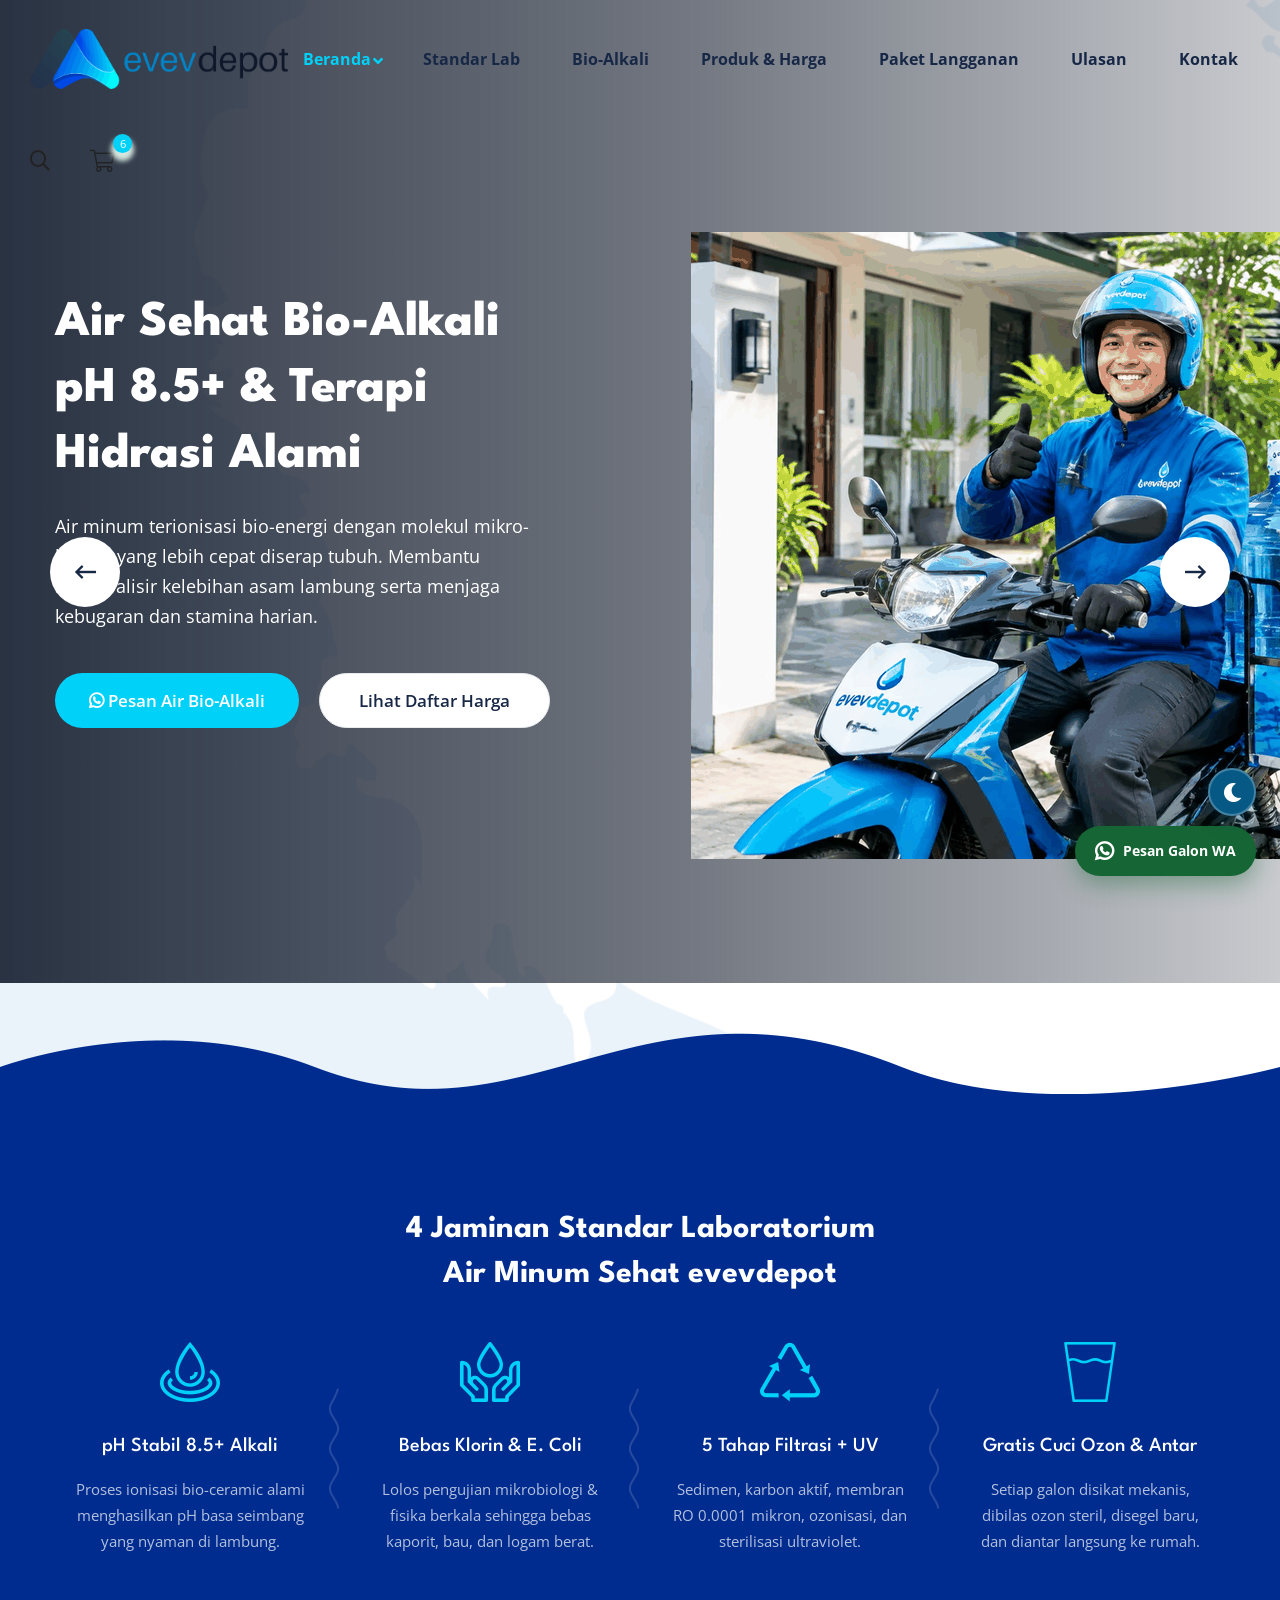
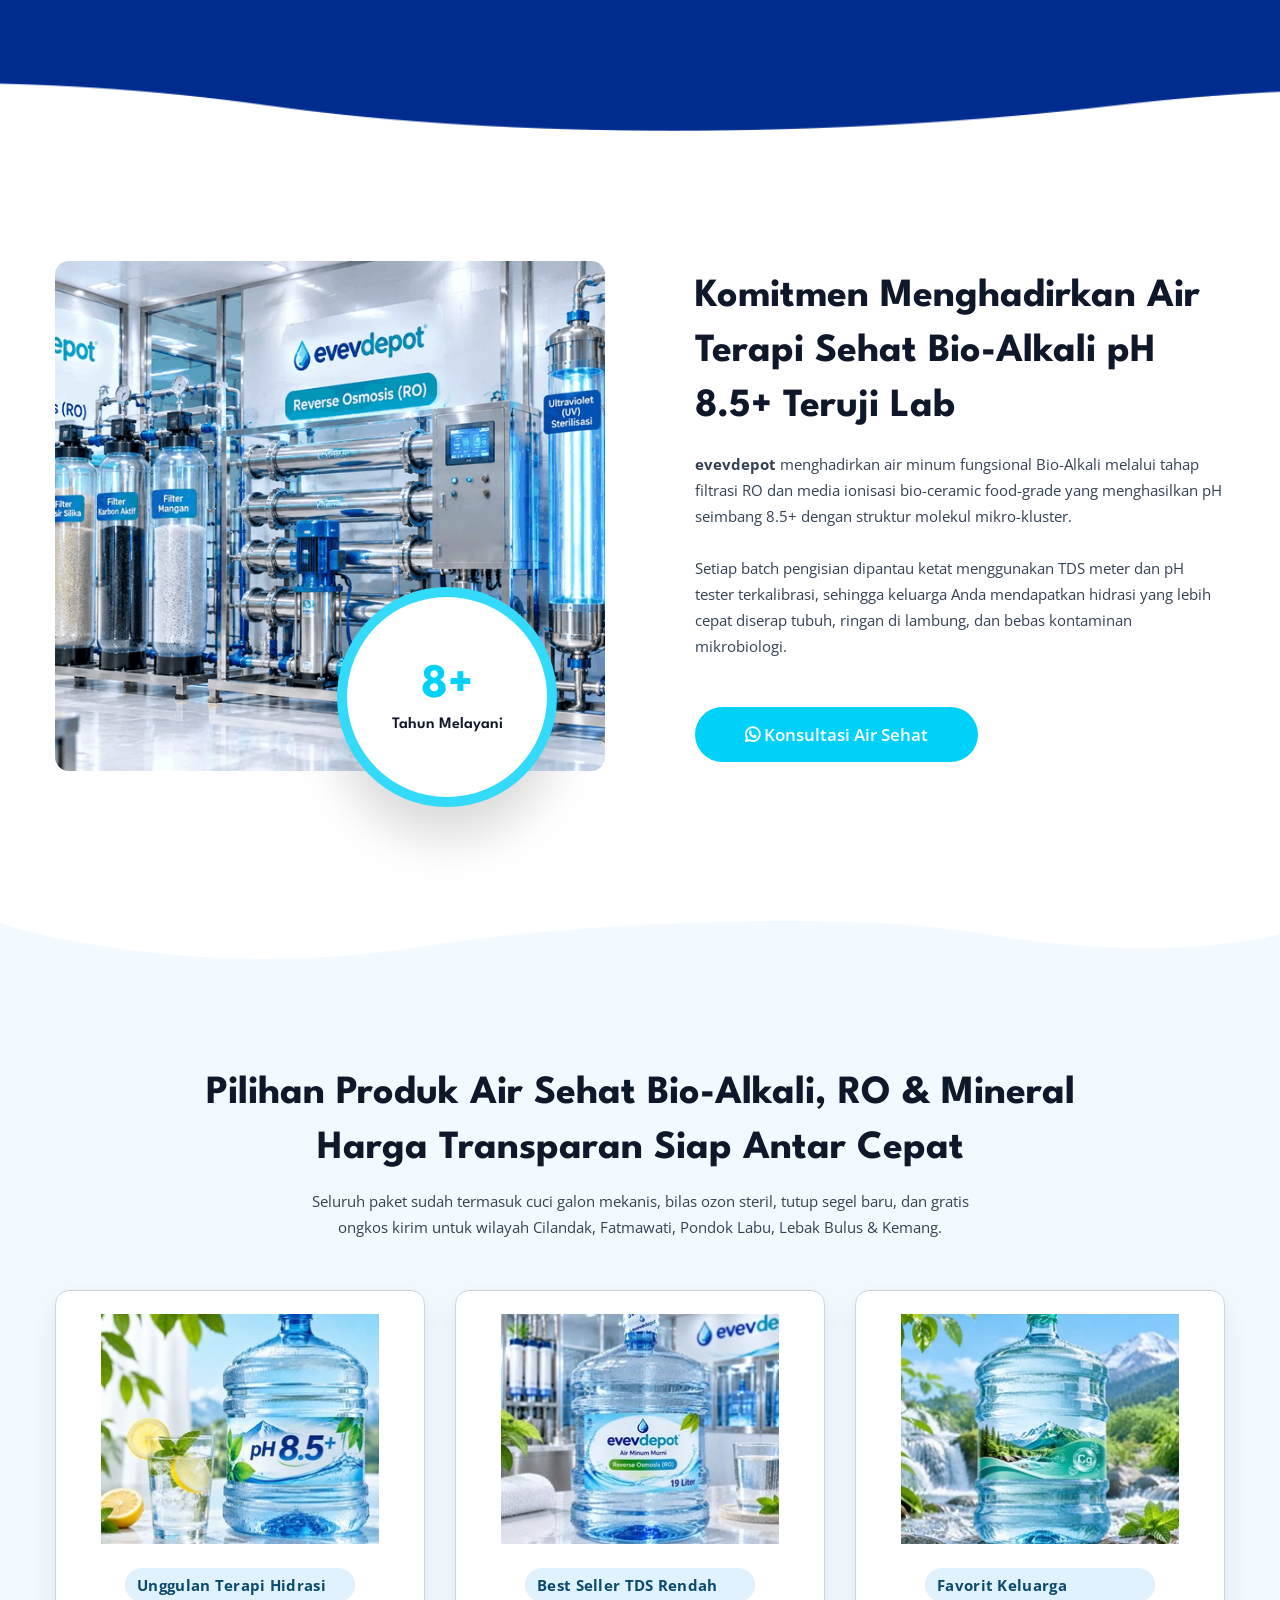
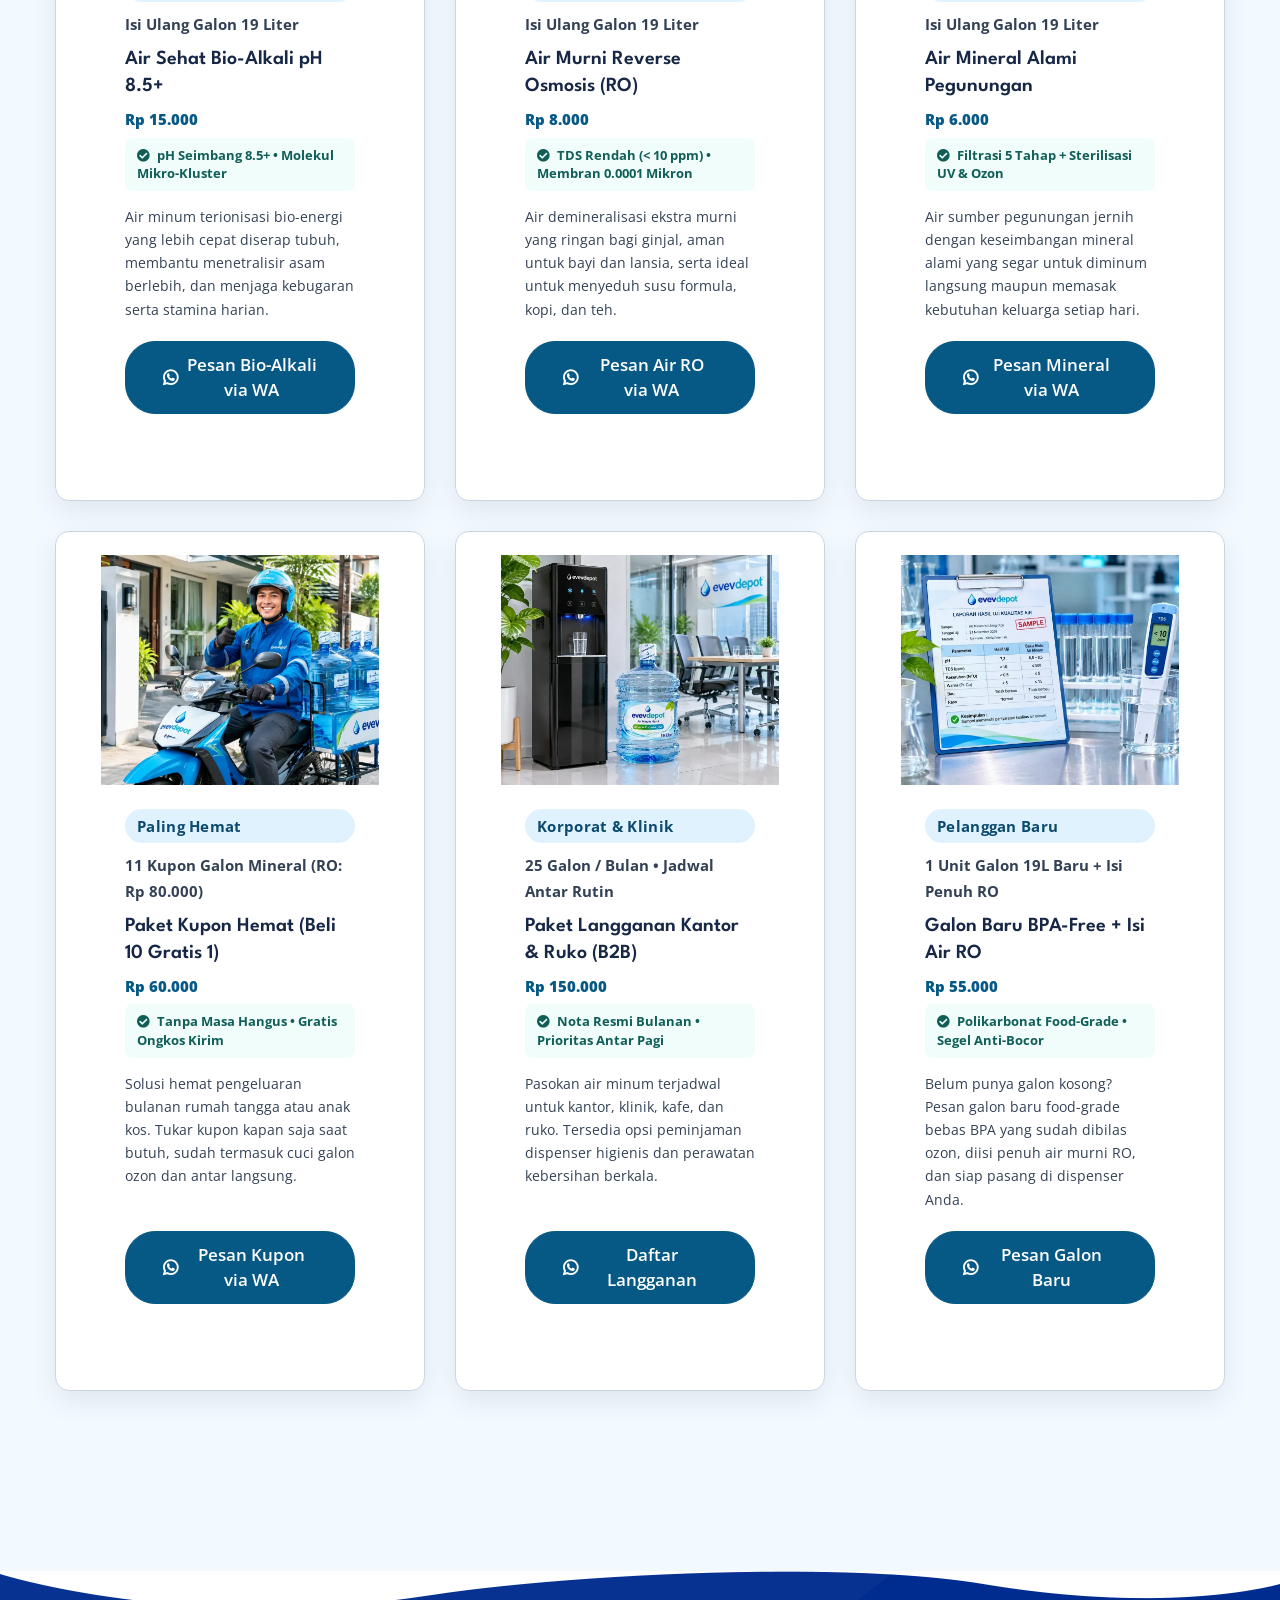
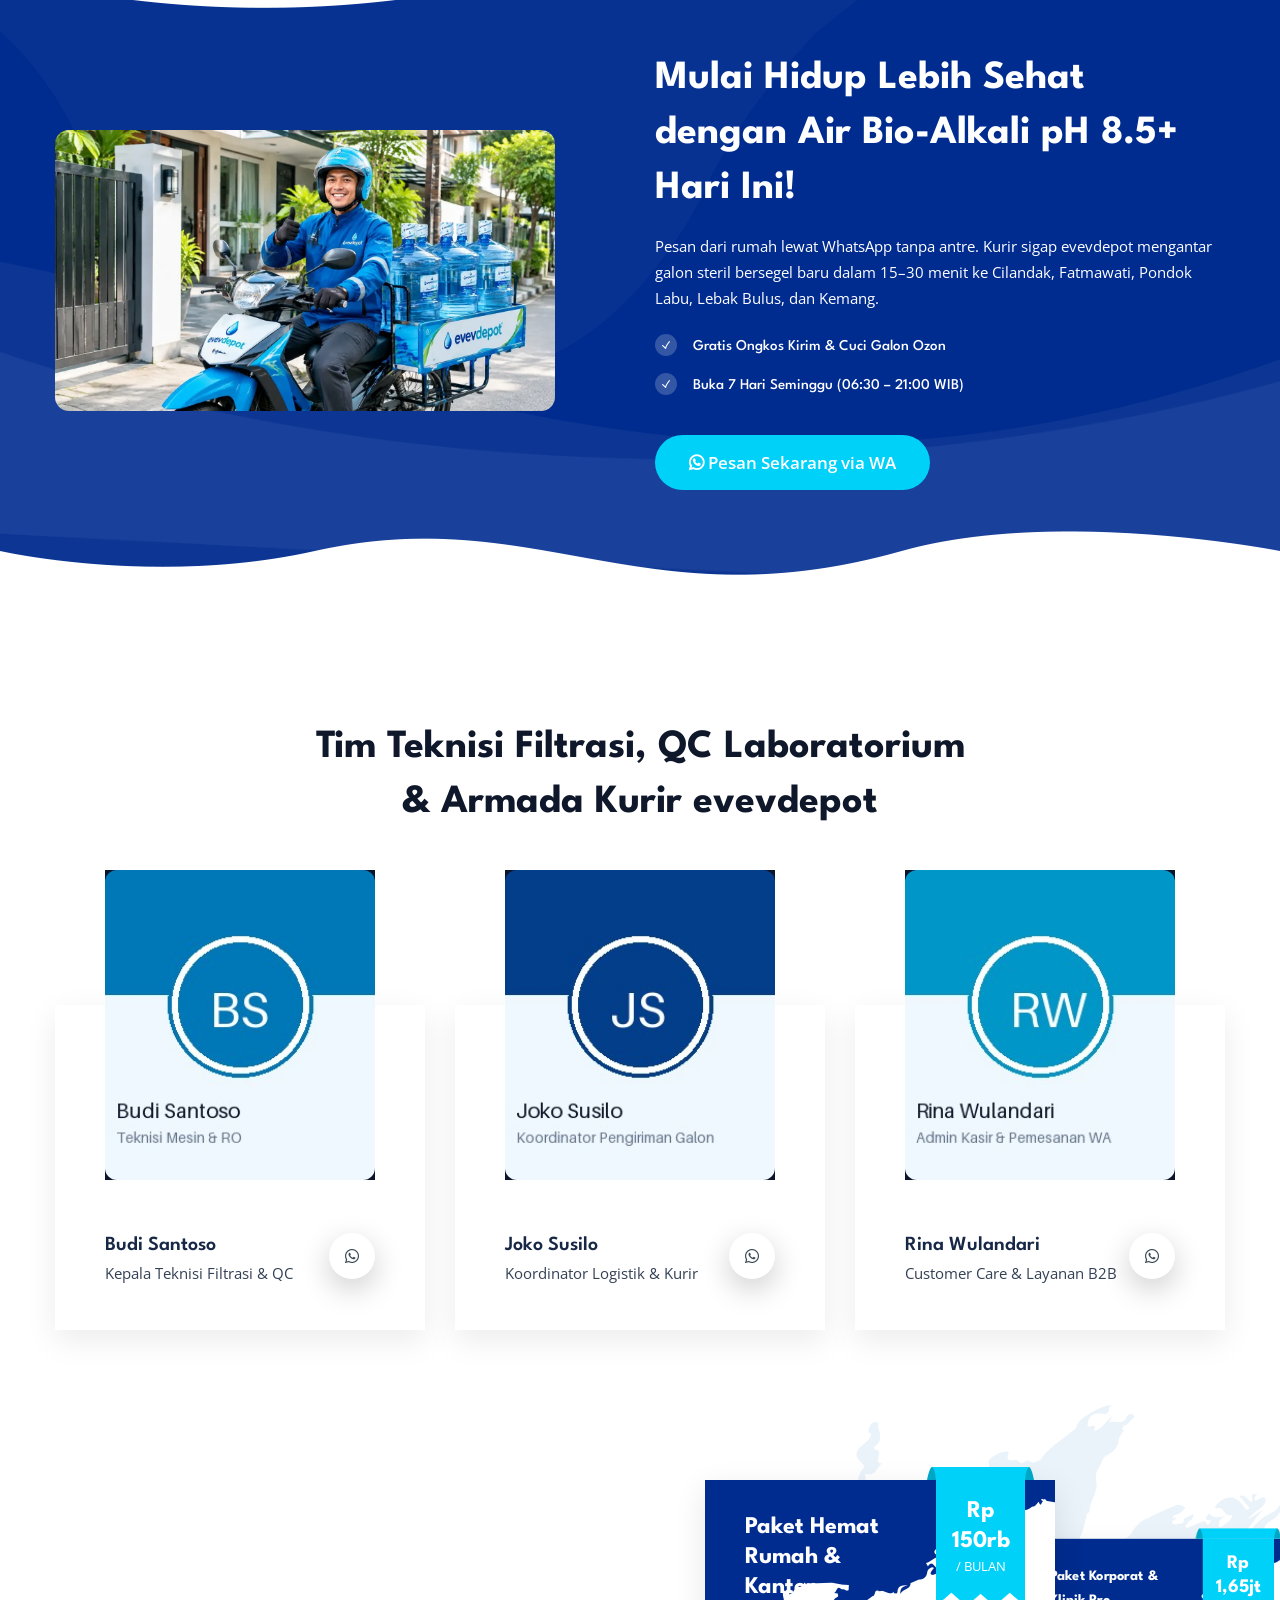
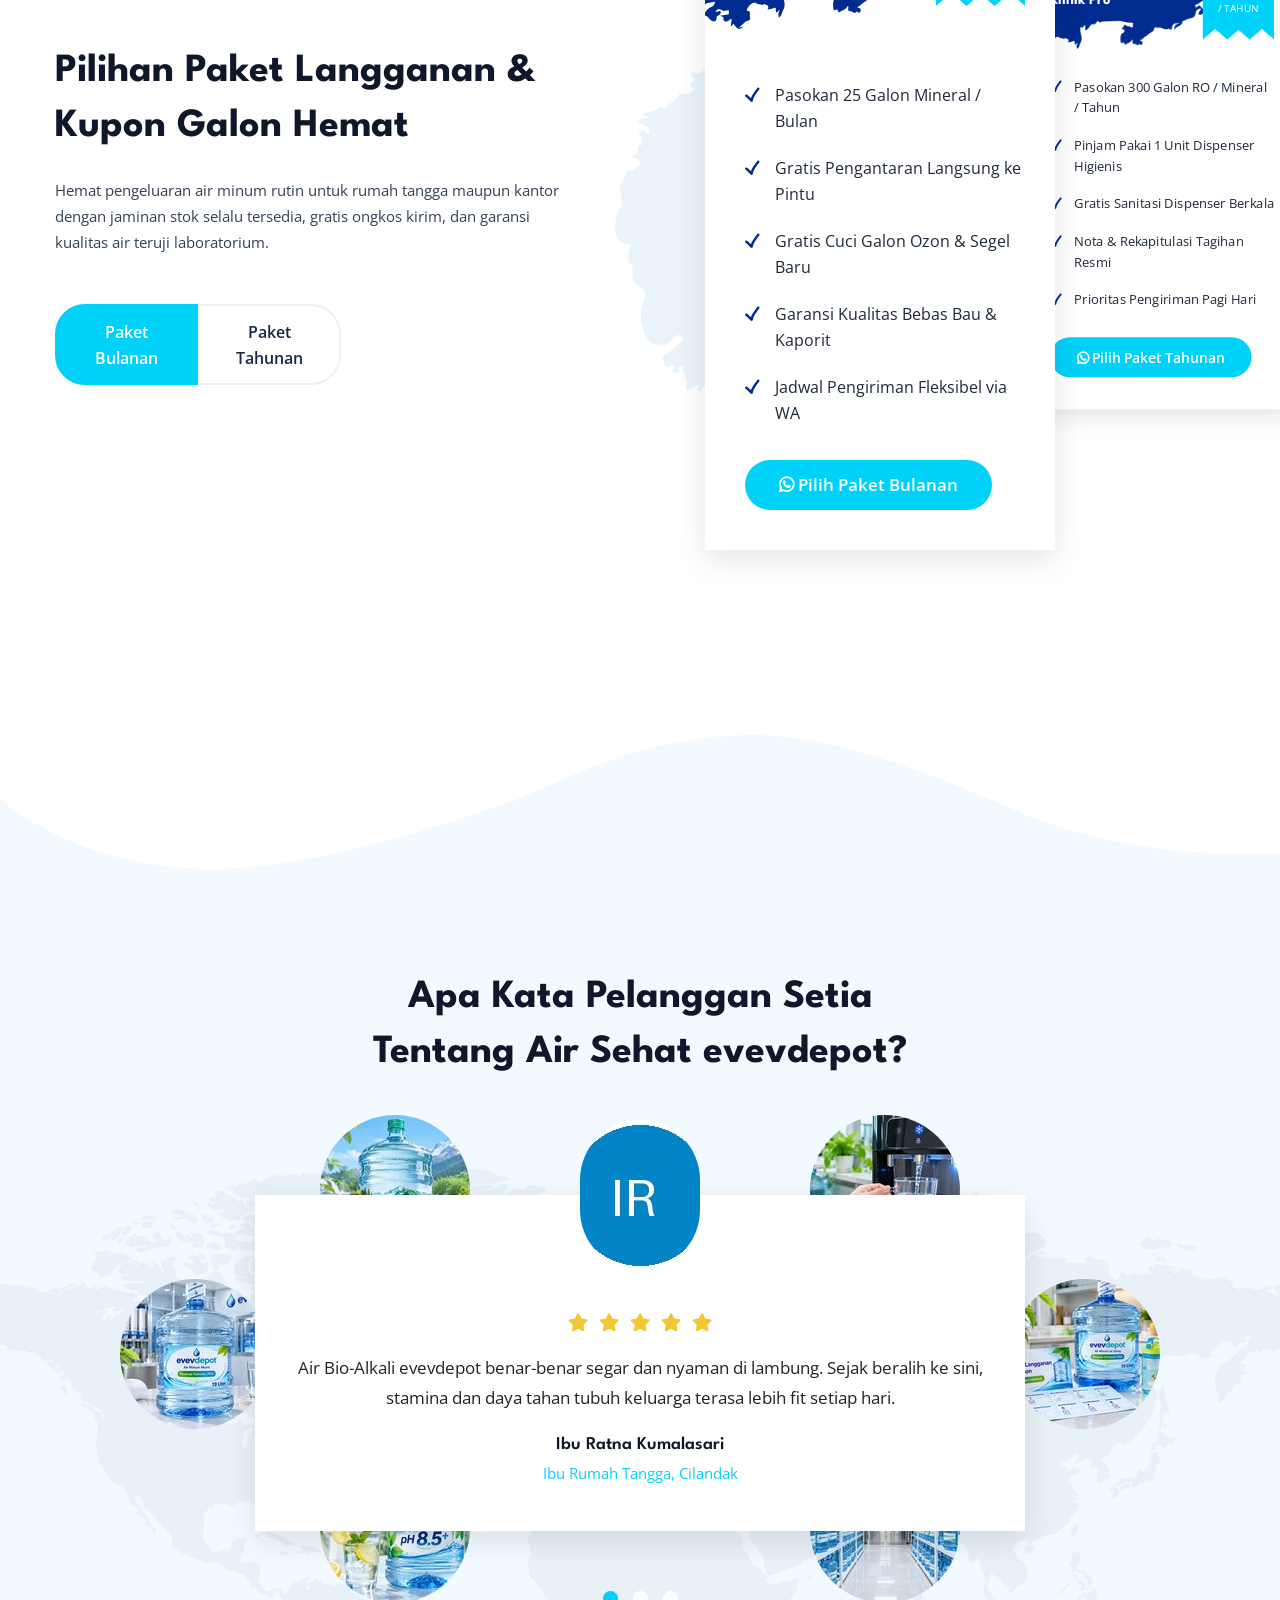
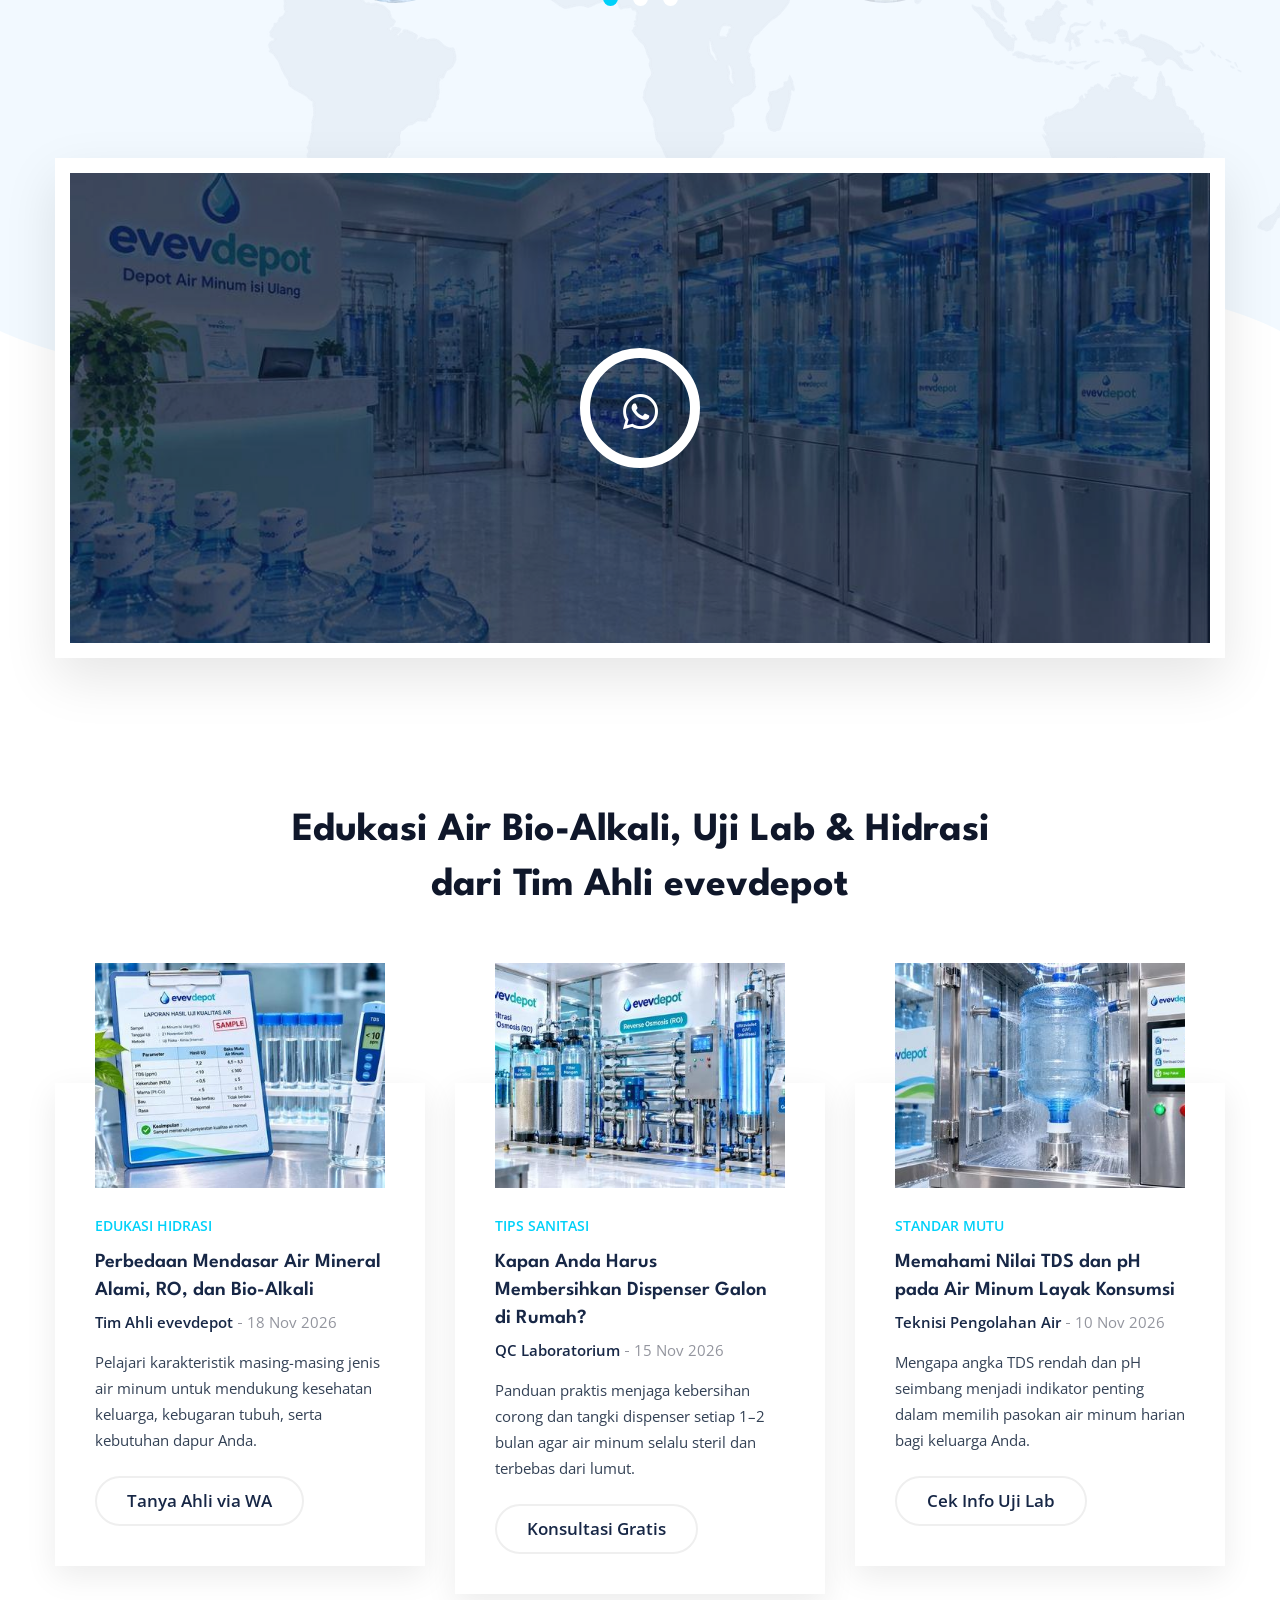
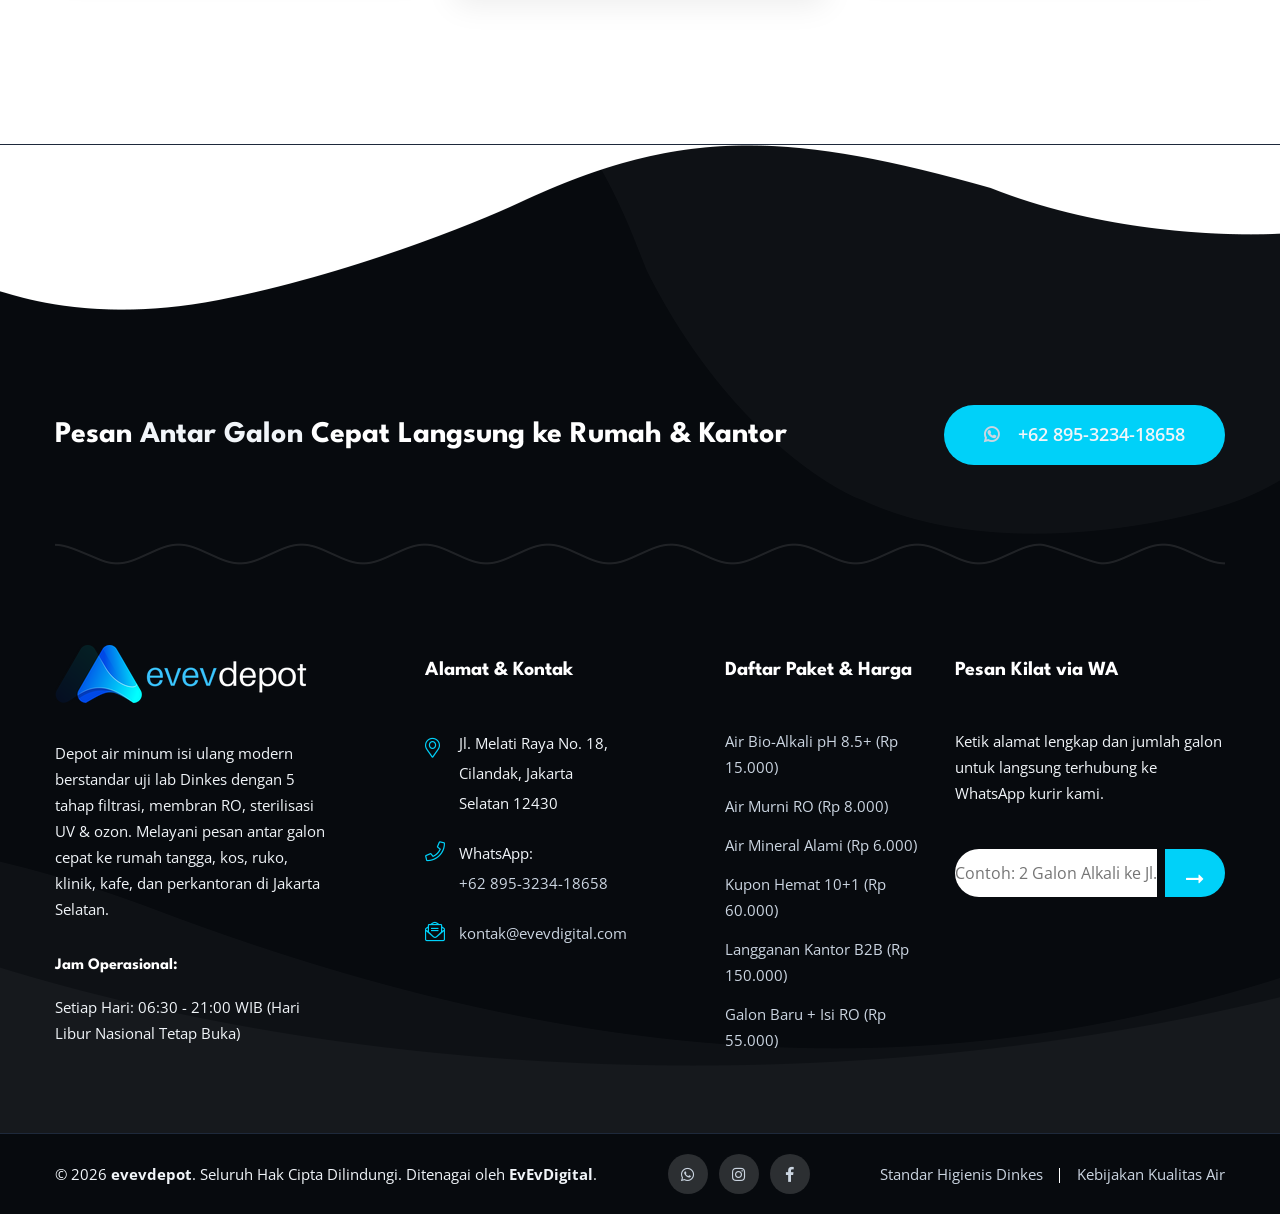
<file: template-3.html>
<!DOCTYPE html>
<html lang="id" data-theme="light">
<head>
<meta charset="utf-8">
<meta http-equiv="X-UA-Compatible" content="IE=edge">
<meta name="viewport" content="width=device-width, initial-scale=1.0, maximum-scale=5.0">
<meta name="description" content="evevdepot — Air Sehat Bio-Alkali pH 8.5+, Reverse Osmosis (RO) TDS rendah, dan Air Mineral Alami berstandar uji lab Dinkes di Cilandak, Jakarta Selatan. Gratis cuci ozon dan antar kilat gratis ongkir.">

<title>evevdepot — Air Sehat Bio-Alkali pH 8.5+ &amp; Standar Uji Kualitas Lab Dinkes</title>

<!-- Anti-FOUC Theme Initializer (Berjalan sebelum CSS dirender) -->
<script>
(function () {
  try {
    var root = document.documentElement;
    root.classList.add('no-theme-transition');
    var saved = localStorage.getItem('evev_theme') || localStorage.getItem('evevdepot_theme');
    var prefersDark = window.matchMedia && window.matchMedia('(prefers-color-scheme: dark)').matches;
    var theme = (saved === 'dark' || saved === 'light') ? saved : (prefersDark ? 'dark' : 'light');
    root.setAttribute('data-theme', theme);
  } catch (e) {
    document.documentElement.setAttribute('data-theme', 'light');
  }
})();
</script>

<!-- Fav Icon -->
<link rel="icon" href="assets/images/favicon.ico" type="image/x-icon">

<!-- Google Fonts -->
<link href="https://fonts.googleapis.com/css2?family=Spartan:wght@300;400;500;600;700;800;900&display=swap" rel="stylesheet">
<link href="https://fonts.googleapis.com/css2?family=Open+Sans:ital,wght@0,300;0,400;0,600;0,700;0,800;1,300;1,400;1,600;1,700;1,800&display=swap" rel="stylesheet">

<!-- Stylesheets -->
<link href="assets/css/font-awesome-all.css" rel="stylesheet">
<link href="assets/css/flaticon.css" rel="stylesheet">
<link href="assets/css/owl.css" rel="stylesheet">
<link href="assets/css/bootstrap.css" rel="stylesheet">
<link href="assets/css/jquery.fancybox.min.css" rel="stylesheet">
<link href="assets/css/animate.css" rel="stylesheet">
<link href="assets/css/jquery-ui.css" rel="stylesheet">
<link href="assets/css/color.css" rel="stylesheet">
<link href="assets/css/style.css" rel="stylesheet">
<link href="assets/css/responsive.css" rel="stylesheet">
<link href="assets/css/theme-toggle.css" rel="stylesheet">

<style>
  /* Perapihan khusus Varian 3 (Bio-Alkali & Uji Lab) agar kontras dan proporsi foto tajam */
  .about-section .image_block_2 .image-1 img,
  .about-section .image_block_2 .image-2 img,
  .cta-section .image-box img {
    width: 100%;
    object-fit: cover;
    border-radius: 14px;
  }
  .team-block-one .image-box .image img {
    width: 100%;
    height: 310px;
    object-fit: cover;
    border-radius: 12px;
  }
  .news-block-one .image-box img {
    width: 100%;
    height: 225px;
    object-fit: cover;
  }
  .testimonial-block-two .author-thumb img,
  .testimonial-style-two .thumb-box .thumb img {
    width: 100%;
    height: 100%;
    object-fit: cover;
    border-radius: 50%;
  }
  .pricing-table .table-content .feature-list li,
  .pricing-table .table-content .feature-list li.light {
    color: var(--text-body) !important;
    opacity: 1 !important;
  }
  .pricing-table .table-header .price-box h3,
  .pricing-table .table-header .price-box span {
    color: #ffffff !important;
  }
  .banner-style-three .slide-item::before {
    content: "";
    position: absolute;
    inset: 0;
    background: linear-gradient(90deg, rgba(7, 16, 33, 0.85) 0%, rgba(7, 16, 33, 0.56) 55%, rgba(7, 16, 33, 0.22) 100%);
    z-index: 1;
    pointer-events: none;
  }
  .banner-style-three .auto-container {
    position: relative;
    z-index: 2;
  }
</style>
</head>

<body>

    <div class="boxed_wrapper">

        <!-- preloader -->
        <div class="loader-wrap">
            <div class="preloader">
                <div class="preloader-close">Lewati</div>
                <div id="handle-preloader" class="handle-preloader">
                    <div class="animation-preloader">
                        <div class="spinner"></div>
                        <div class="txt-loading">
                            <span data-text-preloader="e" class="letters-loading">e</span>
                            <span data-text-preloader="v" class="letters-loading">v</span>
                            <span data-text-preloader="e" class="letters-loading">e</span>
                            <span data-text-preloader="v" class="letters-loading">v</span>
                            <span data-text-preloader="d" class="letters-loading">d</span>
                            <span data-text-preloader="e" class="letters-loading">e</span>
                            <span data-text-preloader="p" class="letters-loading">p</span>
                            <span data-text-preloader="o" class="letters-loading">o</span>
                            <span data-text-preloader="t" class="letters-loading">t</span>
                        </div>
                    </div>
                </div>
            </div>
        </div>
        <!-- preloader end -->

        <!-- main header -->
        <header class="main-header header-style-two">
            <!-- header-lower -->
            <div class="header-lower">
                <div class="outer-box">
                    <div class="logo-box">
                        <figure class="logo"><a href="index.html"><img src="assets/images/logo.png" alt="Logo evevdepot Air Sehat Bio-Alkali pH 8.5+" style="object-fit: contain;"></a></figure>
                    </div>
                    <div class="menu-area clearfix">
                        <!--Mobile Navigation Toggler-->
                        <div class="mobile-nav-toggler" aria-label="Buka Menu Navigasi">
                            <i class="icon-bar"></i>
                            <i class="icon-bar"></i>
                            <i class="icon-bar"></i>
                        </div>
                        <nav class="main-menu navbar-expand-md navbar-light">
                            <div class="collapse navbar-collapse show clearfix" id="navbarSupportedContent">
                                <ul class="navigation clearfix">
                                    <li class="current dropdown"><a href="index.html">Beranda</a>
                                        <ul>
                                            <li><a href="template-1.html">Template 1: Depot &amp; Rumah Tangga</a></li>
                                            <li><a href="template-2.html">Template 2: Suplai B2B &amp; Kantor</a></li>
                                            <li><a href="template-3.html">Template 3: Air Sehat Alkali &amp; Uji Lab</a></li>
                                        </ul>
                                    </li>
                                    <li><a href="#layanan">Standar Lab</a></li>
                                    <li><a href="#tentang">Bio-Alkali</a></li>
                                    <li><a href="#produk">Produk &amp; Harga</a></li>
                                    <li><a href="#keunggulan">Paket Langganan</a></li>
                                    <li><a href="#testimoni">Ulasan</a></li>
                                    <li><a href="#kontak">Kontak</a></li>
                                </ul>
                            </div>
                        </nav>
                    </div>
                    <ul class="nav-right">
                        <li class="search-box-outer">
                            <div class="dropdown">
                                <button class="search-box-btn" type="button" id="dropdownMenu3" data-toggle="dropdown" aria-haspopup="true" aria-expanded="false" aria-label="Cari Produk Air Sehat"><i class="far fa-search"></i></button>
                                <div class="dropdown-menu search-panel" aria-labelledby="dropdownMenu3">
                                    <div class="form-container">
                                        <form action="#" class="search-form">
                                            <div class="form-group">
                                                <input type="search" name="search-field" value="" placeholder="Cari air alkali, RO, kupon..." required="">
                                                <button type="submit" class="search-btn" aria-label="Mulai Pencarian"><span class="fas fa-search"></span></button>
                                            </div>
                                        </form>
                                    </div>
                                </div>
                            </div>
                        </li>
                        <li class="cart-box">
                            <a href="#produk" aria-label="Lihat 6 Pilihan Paket Air Sehat"><i class="fal fa-shopping-cart"></i><span>6</span></a>
                        </li>
                        <li class="btn-box">
                            <a href="https://wa.me/62895323418658?text=Halo%20evevdepot%2C%20saya%20ingin%20pesan%20Air%20Sehat%20Bio-Alkali%20pH%208.5%2B." data-wa-paket="Air Sehat Bio-Alkali pH 8.5+" data-wa-harga="Rp 15.000" class="theme-btn btn-one" target="_blank" rel="noopener noreferrer"><i class="fab fa-whatsapp mr-1"></i> Pesan via WA</a>
                        </li>
                    </ul>
                </div>
            </div>

            <!--sticky Header-->
            <div class="sticky-header">
                <div class="outer-box">
                    <div class="logo-box">
                        <figure class="logo"><a href="index.html"><img src="assets/images/logo.png" alt="Logo evevdepot Sticky Header" style="object-fit: contain;"></a></figure>
                    </div>
                    <div class="menu-area clearfix">
                        <nav class="main-menu clearfix">
                            <!--Menu otomatis diisi oleh script.js-->
                        </nav>
                    </div>
                    <ul class="nav-right">
                        <li class="search-box-outer">
                            <div class="dropdown">
                                <button class="search-box-btn" type="button" id="dropdownMenu4" data-toggle="dropdown" aria-haspopup="true" aria-expanded="false" aria-label="Cari Produk Air Sehat"><i class="far fa-search"></i></button>
                                <div class="dropdown-menu search-panel" aria-labelledby="dropdownMenu4">
                                    <div class="form-container">
                                        <form action="#" class="search-form">
                                            <div class="form-group">
                                                <input type="search" name="search-field" value="" placeholder="Cari air alkali, RO, kupon..." required="">
                                                <button type="submit" class="search-btn" aria-label="Mulai Pencarian"><span class="fas fa-search"></span></button>
                                            </div>
                                        </form>
                                    </div>
                                </div>
                            </div>
                        </li>
                        <li class="cart-box">
                            <a href="#produk" aria-label="Lihat 6 Pilihan Paket Air Sehat"><i class="fal fa-shopping-cart"></i><span>6</span></a>
                        </li>
                        <li class="btn-box">
                            <a href="https://wa.me/62895323418658?text=Halo%20evevdepot%2C%20saya%20ingin%20pesan%20Air%20Sehat%20Bio-Alkali%20pH%208.5%2B." data-wa-paket="Air Sehat Bio-Alkali pH 8.5+" data-wa-harga="Rp 15.000" class="theme-btn btn-one" target="_blank" rel="noopener noreferrer"><i class="fab fa-whatsapp mr-1"></i> Pesan via WA</a>
                        </li>
                    </ul>
                </div>
            </div>
        </header>
        <!-- main-header end -->

        <!-- Mobile Menu -->
        <div class="mobile-menu">
            <div class="menu-backdrop"></div>
            <div class="close-btn"><i class="fas fa-times"></i></div>

            <nav class="menu-box">
                <div class="nav-logo"><a href="index.html"><img src="assets/images/logo-2.png" alt="Logo evevdepot Mobile" title="evevdepot" style="object-fit: contain;"></a></div>
                <div class="menu-outer"><!--Menu otomatis diisi oleh script.js--></div>
                <div class="contact-info">
                    <h4>Informasi Layanan</h4>
                    <ul>
                        <li data-config="alamat">Jl. Melati Raya No. 18, Cilandak, Jakarta Selatan 12430</li>
                        <li><a href="https://wa.me/62895323418658" target="_blank" rel="noopener noreferrer" data-config="whatsappDisplay">+62 895-3234-18658</a></li>
                        <li><a href="mailto:kontak@evevdigital.com" data-config="email">kontak@evevdigital.com</a></li>
                    </ul>
                </div>
                <div class="social-links">
                    <ul class="clearfix">
                        <li><a href="https://wa.me/62895323418658" target="_blank" rel="noopener noreferrer" aria-label="WhatsApp evevdepot"><span class="fab fa-whatsapp"></span></a></li>
                        <li><a href="#kontak" aria-label="Facebook evevdepot"><span class="fab fa-facebook-square"></span></a></li>
                        <li><a href="#kontak" aria-label="Instagram evevdepot"><span class="fab fa-instagram"></span></a></li>
                    </ul>
                </div>
            </nav>
        </div>
        <!-- End Mobile Menu -->

        <!-- banner-style-three -->
        <section class="banner-style-two banner-style-three">
            <div class="pattern-layer" style="background-image: url(assets/images/shape/shape-24.png);"></div>
            <div class="banner-carousel owl-theme owl-carousel owl-dots-none">
                <div class="slide-item">
                    <div class="auto-container">
                        <div class="inner-box">
                            <div class="image-box">
                                <figure class="image"><img src="assets/images/banner/vector-5.png" alt="Ilustrasi Air Sehat Bio-Alkali pH 8.5+ evevdepot" style="object-fit: contain;"></figure>
                            </div>
                            <div class="content-box">
                                <h2>Air Sehat Bio-Alkali pH 8.5+ &amp; Terapi Hidrasi Alami</h2>
                                <p>Air minum terionisasi bio-energi dengan molekul mikro-kluster yang lebih cepat diserap tubuh. Membantu menetralisir kelebihan asam lambung serta menjaga kebugaran dan stamina harian.</p>
                                <div class="btn-box clearfix">
                                    <a href="https://wa.me/62895323418658?text=Halo%20evevdepot%2C%20saya%20ingin%20pesan%20Air%20Sehat%20Bio-Alkali%20pH%208.5%2B%20(Rp%2015.000)." data-wa-paket="Air Sehat Bio-Alkali pH 8.5+" data-wa-harga="Rp 15.000" class="theme-btn btn-one" target="_blank" rel="noopener noreferrer"><i class="fab fa-whatsapp mr-1"></i> Pesan Air Bio-Alkali</a>
                                    <a href="#produk" class="theme-btn banner-btn">Lihat Daftar Harga</a>
                                </div>
                            </div>
                        </div>
                    </div>
                </div>
                <div class="slide-item">
                    <div class="auto-container">
                        <div class="inner-box">
                            <div class="image-box">
                                <figure class="image"><img src="assets/images/banner/vector-4.png" alt="Standar pengujian laboratorium TDS dan pH air minum evevdepot" loading="lazy" style="object-fit: contain;"></figure>
                            </div>
                            <div class="content-box">
                                <h2>Teruji Laboratorium Dinkes: Parameter pH &amp; TDS Terpantau Berkala</h2>
                                <p>Diolah menggunakan membran Reverse Osmosis 0.0001 mikron, filter karbon aktif, sterilisasi UV ganda, dan ozonisasi. Bebas E. Coli, bebas klorin, jernih menyegarkan.</p>
                                <div class="btn-box clearfix">
                                    <a href="https://wa.me/62895323418658?text=Halo%20evevdepot%2C%20saya%20ingin%20tanya%20hasil%20uji%20lab%20TDS%20dan%20pH%20air." data-wa-paket="Konsultasi Hasil Uji Lab Dinkes" class="theme-btn btn-one" target="_blank" rel="noopener noreferrer"><i class="fab fa-whatsapp mr-1"></i> Konsultasi Mutu Air</a>
                                    <a href="#keunggulan" class="theme-btn banner-btn">Paket Langganan Hemat</a>
                                </div>
                            </div>
                        </div>
                    </div>
                </div>
                <div class="slide-item">
                    <div class="auto-container">
                        <div class="inner-box">
                            <div class="image-box">
                                <figure class="image"><img src="assets/images/banner/vector-3.png" alt="Pilihan air sehat untuk bayi, lansia, dan gaya hidup aktif evevdepot" loading="lazy" style="object-fit: contain;"></figure>
                            </div>
                            <div class="content-box">
                                <h2>Aman untuk Anak, Lansia &amp; Pendukung Gaya Hidup Sehat Keluarga</h2>
                                <p>Tersedia Air Bio-Alkali pH 8.5+, Air Murni RO TDS &lt; 10 ppm, dan Air Mineral Pegunungan. Gratis cuci galon ozon dan antar kilat 15–30 menit ke rumah Anda.</p>
                                <div class="btn-box clearfix">
                                    <a href="https://wa.me/62895323418658?text=Halo%20evevdepot%2C%20saya%20ingin%20pesan%20antar%20air%20galon%20sehat." data-wa-paket="Pesan Antar Air Sehat Keluarga" class="theme-btn btn-one" target="_blank" rel="noopener noreferrer"><i class="fab fa-whatsapp mr-1"></i> Pesan Antar Sekarang</a>
                                    <a href="#tentang" class="theme-btn banner-btn">Tentang Bio-Alkali</a>
                                </div>
                            </div>
                        </div>
                    </div>
                </div>
            </div>
        </section>
        <!-- banner-style-three end -->

        <!-- feature-section -->
        <section class="feature-section light alternat-2 centred" id="layanan">
            <div class="pattern-layer">
                <div class="pattern-1" style="background-image: url(assets/images/shape/shape-25.png);"></div>
                <div class="pattern-2" style="background-image: url(assets/images/shape/shape-26.png);"></div>
            </div>
            <div class="auto-container">
                <div class="inner-container wow fadeInLeft animated" data-wow-delay="00ms" data-wow-duration="1500ms">
                    <div class="title-text">
                        <h2>4 Jaminan Standar Laboratorium <br />Air Minum Sehat evevdepot</h2>
                    </div>
                    <div class="row clearfix">
                        <div class="col-lg-3 col-md-6 col-sm-12 feature-block">
                            <div class="feature-block-one">
                                <div class="inner-box">
                                    <div class="shape" style="background-image: url(assets/images/shape/shape-27.png);"></div>
                                    <div class="icon-box"><i class="flaticon-water-drop"></i></div>
                                    <h4>pH Stabil 8.5+ Alkali</h4>
                                    <p>Proses ionisasi bio-ceramic alami menghasilkan pH basa seimbang yang nyaman di lambung.</p>
                                </div>
                            </div>
                        </div>
                        <div class="col-lg-3 col-md-6 col-sm-12 feature-block">
                            <div class="feature-block-one">
                                <div class="inner-box">
                                    <div class="shape" style="background-image: url(assets/images/shape/shape-27.png);"></div>
                                    <div class="icon-box"><i class="flaticon-water-drop-1"></i></div>
                                    <h4>Bebas Klorin &amp; E. Coli</h4>
                                    <p>Lolos pengujian mikrobiologi &amp; fisika berkala sehingga bebas kaporit, bau, dan logam berat.</p>
                                </div>
                            </div>
                        </div>
                        <div class="col-lg-3 col-md-6 col-sm-12 feature-block">
                            <div class="feature-block-one">
                                <div class="inner-box">
                                    <div class="shape" style="background-image: url(assets/images/shape/shape-27.png);"></div>
                                    <div class="icon-box"><i class="flaticon-recycle"></i></div>
                                    <h4>5 Tahap Filtrasi + UV</h4>
                                    <p>Sedimen, karbon aktif, membran RO 0.0001 mikron, ozonisasi, dan sterilisasi ultraviolet.</p>
                                </div>
                            </div>
                        </div>
                        <div class="col-lg-3 col-md-6 col-sm-12 feature-block">
                            <div class="feature-block-one">
                                <div class="inner-box">
                                    <div class="icon-box"><i class="flaticon-glass"></i></div>
                                    <h4>Gratis Cuci Ozon &amp; Antar</h4>
                                    <p>Setiap galon disikat mekanis, dibilas ozon steril, disegel baru, dan diantar langsung ke rumah.</p>
                                </div>
                            </div>
                        </div>
                    </div>
                </div>
            </div>
        </section>
        <!-- feature-section end -->

        <!-- about-section -->
        <section class="about-section" id="tentang">
            <div class="auto-container">
                <div class="row align-items-center clearfix">
                    <div class="col-lg-6 col-md-12 col-sm-12 image-column">
                        <div class="image_block_2">
                            <div class="image-box">
                                <figure class="image image-1 clearfix"><img src="assets/images/resource/about-2.png" alt="Proses filtrasi dan ionisasi air Bio-Alkali pH 8.5+ evevdepot" loading="lazy" style="object-fit: cover;"></figure>
                                <figure class="image image-2"><img src="assets/images/resource/about-3.png" alt="Pengujian kualitas pH dan TDS air minum higienis evevdepot" loading="lazy" style="object-fit: cover;"></figure>
                                <div class="text">
                                    <h2>8+</h2>
                                    <h6>Tahun Melayani</h6>
                                </div>
                            </div>
                        </div>
                    </div>
                    <div class="col-lg-6 col-md-12 col-sm-12 content-column">
                        <div class="content_block_1">
                            <div class="content-box wow fadeInRight animated" data-wow-delay="00ms" data-wow-duration="1500ms">
                                <div class="sec-title">
                                    <h2>Komitmen Menghadirkan Air Terapi Sehat Bio-Alkali pH 8.5+ Teruji Lab</h2>
                                </div>
                                <div class="text">
                                    <p><strong>evevdepot</strong> menghadirkan air minum fungsional Bio-Alkali melalui tahap filtrasi RO dan media ionisasi bio-ceramic food-grade yang menghasilkan pH seimbang 8.5+ dengan struktur molekul mikro-kluster.</p>
                                    <p>Setiap batch pengisian dipantau ketat menggunakan TDS meter dan pH tester terkalibrasi, sehingga keluarga Anda mendapatkan hidrasi yang lebih cepat diserap tubuh, ringan di lambung, dan bebas kontaminan mikrobiologi.</p>
                                </div>
                                <div class="btn-box">
                                    <a href="https://wa.me/62895323418658?text=Halo%20evevdepot%2C%20saya%20ingin%20konsultasi%20manfaat%20Air%20Bio-Alkali%20pH%208.5%2B." data-wa-paket="Konsultasi Air Bio-Alkali pH 8.5+" class="theme-btn btn-one" target="_blank" rel="noopener noreferrer"><i class="fab fa-whatsapp mr-1"></i> Konsultasi Air Sehat</a>
                                </div>
                            </div>
                        </div>
                    </div>
                </div>
            </div>
        </section>
        <!-- about-section end -->

        <!-- shop-section (Daftar Paket & Harga Lengkap 6 Item Simetris) -->
        <section class="shop-section centred pt-145 bg-color-1" id="produk">
            <div class="pattern-layer" style="background-image: url(assets/images/shape/shape-18.png);"></div>
            <div class="auto-container">
                <div class="sec-title">
                    <h2>Pilihan Produk Air Sehat Bio-Alkali, RO &amp; Mineral <br />Harga Transparan Siap Antar Cepat</h2>
                    <p style="max-width:700px;margin:12px auto 0;font-size:15px;">Seluruh paket sudah termasuk cuci galon mekanis, bilas ozon steril, tutup segel baru, dan gratis ongkos kirim untuk wilayah Cilandak, Fatmawati, Pondok Labu, Lebak Bulus &amp; Kemang.</p>
                </div>
                <div class="row clearfix">
                    <!-- Paket 1 (Unggulan Varian 3: Bio-Alkali) -->
                    <div class="col-lg-4 col-md-6 col-sm-12 shop-block">
                        <div class="shop-block-one wow fadeInUp animated" data-wow-delay="00ms" data-wow-duration="1500ms">
                            <div class="inner-box">
                                <figure class="image-box"><img src="assets/images/resource/shop/shop-3.jpg" alt="Isi Ulang Air Sehat Bio-Alkali pH 8.5+ 19 Liter evevdepot" loading="lazy" style="object-fit: cover;"></figure>
                                <div class="lower-content">
                                    <div>
                                        <span class="produk-badge">Unggulan Terapi Hidrasi</span>
                                        <span class="produk-kemasan">Isi Ulang Galon 19 Liter</span>
                                        <h4><a href="https://wa.me/62895323418658?text=Halo%20evevdepot%2C%20saya%20ingin%20pesan%20Air%20Sehat%20Bio-Alkali%20pH%208.5%2B%20(Rp%2015.000)." data-wa-paket="Air Sehat Bio-Alkali pH 8.5+" data-wa-harga="Rp 15.000" target="_blank" rel="noopener noreferrer">Air Sehat Bio-Alkali pH 8.5+</a></h4>
                                        <span class="produk-harga">Rp 15.000</span>
                                        <div class="produk-spec"><i class="fas fa-check-circle mr-1"></i> pH Seimbang 8.5+ • Molekul Mikro-Kluster</div>
                                        <p>Air minum terionisasi bio-energi yang lebih cepat diserap tubuh, membantu menetralisir asam berlebih, dan menjaga kebugaran serta stamina harian.</p>
                                    </div>
                                    <div class="btn-box">
                                        <a href="https://wa.me/62895323418658?text=Halo%20evevdepot%2C%20saya%20ingin%20pesan%20Air%20Sehat%20Bio-Alkali%20pH%208.5%2B%20(Rp%2015.000)." data-wa-paket="Air Sehat Bio-Alkali pH 8.5+" data-wa-harga="Rp 15.000" class="theme-btn btn-two" target="_blank" rel="noopener noreferrer"><i class="fab fa-whatsapp"></i> Pesan Bio-Alkali via WA</a>
                                    </div>
                                </div>
                            </div>
                        </div>
                    </div>

                    <!-- Paket 2 -->
                    <div class="col-lg-4 col-md-6 col-sm-12 shop-block">
                        <div class="shop-block-one wow fadeInUp animated" data-wow-delay="150ms" data-wow-duration="1500ms">
                            <div class="inner-box">
                                <figure class="image-box"><img src="assets/images/resource/shop/shop-2.jpg" alt="Isi Ulang Air Murni Reverse Osmosis RO 19 Liter evevdepot" loading="lazy" style="object-fit: cover;"></figure>
                                <div class="lower-content">
                                    <div>
                                        <span class="produk-badge">Best Seller TDS Rendah</span>
                                        <span class="produk-kemasan">Isi Ulang Galon 19 Liter</span>
                                        <h4><a href="https://wa.me/62895323418658?text=Halo%20evevdepot%2C%20saya%20ingin%20pesan%20Air%20Murni%20Reverse%20Osmosis%20RO%20(Rp%208.000)." data-wa-paket="Air Murni Reverse Osmosis (RO)" data-wa-harga="Rp 8.000" target="_blank" rel="noopener noreferrer">Air Murni Reverse Osmosis (RO)</a></h4>
                                        <span class="produk-harga">Rp 8.000</span>
                                        <div class="produk-spec"><i class="fas fa-check-circle mr-1"></i> TDS Rendah (&lt; 10 ppm) • Membran 0.0001 Mikron</div>
                                        <p>Air demineralisasi ekstra murni yang ringan bagi ginjal, aman untuk bayi dan lansia, serta ideal untuk menyeduh susu formula, kopi, dan teh.</p>
                                    </div>
                                    <div class="btn-box">
                                        <a href="https://wa.me/62895323418658?text=Halo%20evevdepot%2C%20saya%20ingin%20pesan%20Air%20Murni%20Reverse%20Osmosis%20RO%20(Rp%208.000)." data-wa-paket="Air Murni Reverse Osmosis (RO)" data-wa-harga="Rp 8.000" class="theme-btn btn-two" target="_blank" rel="noopener noreferrer"><i class="fab fa-whatsapp"></i> Pesan Air RO via WA</a>
                                    </div>
                                </div>
                            </div>
                        </div>
                    </div>

                    <!-- Paket 3 -->
                    <div class="col-lg-4 col-md-6 col-sm-12 shop-block">
                        <div class="shop-block-one wow fadeInUp animated" data-wow-delay="300ms" data-wow-duration="1500ms">
                            <div class="inner-box">
                                <figure class="image-box"><img src="assets/images/resource/shop/shop-1.jpg" alt="Isi Ulang Air Mineral Alami Pegunungan 19 Liter evevdepot" loading="lazy" style="object-fit: cover;"></figure>
                                <div class="lower-content">
                                    <div>
                                        <span class="produk-badge">Favorit Keluarga</span>
                                        <span class="produk-kemasan">Isi Ulang Galon 19 Liter</span>
                                        <h4><a href="https://wa.me/62895323418658?text=Halo%20evevdepot%2C%20saya%20ingin%20pesan%20Air%20Mineral%20Alami%20Pegunungan%20(Rp%206.000)." data-wa-paket="Air Mineral Alami Pegunungan" data-wa-harga="Rp 6.000" target="_blank" rel="noopener noreferrer">Air Mineral Alami Pegunungan</a></h4>
                                        <span class="produk-harga">Rp 6.000</span>
                                        <div class="produk-spec"><i class="fas fa-check-circle mr-1"></i> Filtrasi 5 Tahap + Sterilisasi UV &amp; Ozon</div>
                                        <p>Air sumber pegunungan jernih dengan keseimbangan mineral alami yang segar untuk diminum langsung maupun memasak kebutuhan keluarga setiap hari.</p>
                                    </div>
                                    <div class="btn-box">
                                        <a href="https://wa.me/62895323418658?text=Halo%20evevdepot%2C%20saya%20ingin%20pesan%20Air%20Mineral%20Alami%20Pegunungan%20(Rp%206.000)." data-wa-paket="Air Mineral Alami Pegunungan" data-wa-harga="Rp 6.000" class="theme-btn btn-two" target="_blank" rel="noopener noreferrer"><i class="fab fa-whatsapp"></i> Pesan Mineral via WA</a>
                                    </div>
                                </div>
                            </div>
                        </div>
                    </div>

                    <!-- Paket 4 -->
                    <div class="col-lg-4 col-md-6 col-sm-12 shop-block">
                        <div class="shop-block-one wow fadeInUp animated" data-wow-delay="00ms" data-wow-duration="1500ms">
                            <div class="inner-box">
                                <figure class="image-box"><img src="assets/images/evevdepot/hero_kurir_antar_galon.webp" alt="Paket Kupon Hemat Beli 10 Gratis 1 Galon Air evevdepot" loading="lazy" style="object-fit: cover;"></figure>
                                <div class="lower-content">
                                    <div>
                                        <span class="produk-badge">Paling Hemat</span>
                                        <span class="produk-kemasan">11 Kupon Galon Mineral (RO: Rp 80.000)</span>
                                        <h4><a href="https://wa.me/62895323418658?text=Halo%20evevdepot%2C%20saya%20ingin%20pesan%20Paket%20Kupon%20Hemat%2010%20Gratis%201%20(Rp%2060.000)." data-wa-paket="Paket Kupon Hemat (Beli 10 Gratis 1)" data-wa-harga="Rp 60.000" target="_blank" rel="noopener noreferrer">Paket Kupon Hemat (Beli 10 Gratis 1)</a></h4>
                                        <span class="produk-harga">Rp 60.000</span>
                                        <div class="produk-spec"><i class="fas fa-check-circle mr-1"></i> Tanpa Masa Hangus • Gratis Ongkos Kirim</div>
                                        <p>Solusi hemat pengeluaran bulanan rumah tangga atau anak kos. Tukar kupon kapan saja saat butuh, sudah termasuk cuci galon ozon dan antar langsung.</p>
                                    </div>
                                    <div class="btn-box">
                                        <a href="https://wa.me/62895323418658?text=Halo%20evevdepot%2C%20saya%20ingin%20pesan%20Paket%20Kupon%20Hemat%2010%20Gratis%201%20(Rp%2060.000)." data-wa-paket="Paket Kupon Hemat (Beli 10 Gratis 1)" data-wa-harga="Rp 60.000" class="theme-btn btn-two" target="_blank" rel="noopener noreferrer"><i class="fab fa-whatsapp"></i> Pesan Kupon via WA</a>
                                    </div>
                                </div>
                            </div>
                        </div>
                    </div>

                    <!-- Paket 5 -->
                    <div class="col-lg-4 col-md-6 col-sm-12 shop-block">
                        <div class="shop-block-one wow fadeInUp animated" data-wow-delay="150ms" data-wow-duration="1500ms">
                            <div class="inner-box">
                                <figure class="image-box"><img src="assets/images/evevdepot/service_antar_galon_kantor.webp" alt="Paket Langganan Pasokan Galon Kantor dan Klinik B2B evevdepot" loading="lazy" style="object-fit: cover;"></figure>
                                <div class="lower-content">
                                    <div>
                                        <span class="produk-badge">Korporat &amp; Klinik</span>
                                        <span class="produk-kemasan">25 Galon / Bulan • Jadwal Antar Rutin</span>
                                        <h4><a href="https://wa.me/62895323418658?text=Halo%20evevdepot%2C%20saya%20tertarik%20Paket%20Langganan%20Kantor%20B2B%20(Rp%20150.000%2Fbln)." data-wa-paket="Paket Langganan Kantor & Ruko (B2B)" data-wa-harga="Rp 150.000 / bln" target="_blank" rel="noopener noreferrer">Paket Langganan Kantor &amp; Ruko (B2B)</a></h4>
                                        <span class="produk-harga">Rp 150.000</span>
                                        <div class="produk-spec"><i class="fas fa-check-circle mr-1"></i> Nota Resmi Bulanan • Prioritas Antar Pagi</div>
                                        <p>Pasokan air minum terjadwal untuk kantor, klinik, kafe, dan ruko. Tersedia opsi peminjaman dispenser higienis dan perawatan kebersihan berkala.</p>
                                    </div>
                                    <div class="btn-box">
                                        <a href="https://wa.me/62895323418658?text=Halo%20evevdepot%2C%20saya%20tertarik%20Paket%20Langganan%20Kantor%20B2B%20(Rp%20150.000%2Fbln)." data-wa-paket="Paket Langganan Kantor & Ruko (B2B)" data-wa-harga="Rp 150.000 / bln" class="theme-btn btn-two" target="_blank" rel="noopener noreferrer"><i class="fab fa-whatsapp"></i> Daftar Langganan</a>
                                    </div>
                                </div>
                            </div>
                        </div>
                    </div>

                    <!-- Paket 6 -->
                    <div class="col-lg-4 col-md-6 col-sm-12 shop-block">
                        <div class="shop-block-one wow fadeInUp animated" data-wow-delay="300ms" data-wow-duration="1500ms">
                            <div class="inner-box">
                                <figure class="image-box"><img src="assets/images/evevdepot/portfolio_uji_lab_dinkes.webp" alt="Paket Galon Baru BPA-Free Lengkap dengan Isi Air RO evevdepot" loading="lazy" style="object-fit: cover;"></figure>
                                <div class="lower-content">
                                    <div>
                                        <span class="produk-badge">Pelanggan Baru</span>
                                        <span class="produk-kemasan">1 Unit Galon 19L Baru + Isi Penuh RO</span>
                                        <h4><a href="https://wa.me/62895323418658?text=Halo%20evevdepot%2C%20saya%20ingin%20pesan%20Galon%20Baru%20BPA-Free%20%2B%20Isi%20Air%20RO%20(Rp%2055.000)." data-wa-paket="Galon Baru BPA-Free + Isi Air RO" data-wa-harga="Rp 55.000" target="_blank" rel="noopener noreferrer">Galon Baru BPA-Free + Isi Air RO</a></h4>
                                        <span class="produk-harga">Rp 55.000</span>
                                        <div class="produk-spec"><i class="fas fa-check-circle mr-1"></i> Polikarbonat Food-Grade • Segel Anti-Bocor</div>
                                        <p>Belum punya galon kosong? Pesan galon baru food-grade bebas BPA yang sudah dibilas ozon, diisi penuh air murni RO, dan siap pasang di dispenser Anda.</p>
                                    </div>
                                    <div class="btn-box">
                                        <a href="https://wa.me/62895323418658?text=Halo%20evevdepot%2C%20saya%20ingin%20pesan%20Galon%20Baru%20BPA-Free%20%2B%20Isi%20Air%20RO%20(Rp%2055.000)." data-wa-paket="Galon Baru BPA-Free + Isi Air RO" data-wa-harga="Rp 55.000" class="theme-btn btn-two" target="_blank" rel="noopener noreferrer"><i class="fab fa-whatsapp"></i> Pesan Galon Baru</a>
                                    </div>
                                </div>
                            </div>
                        </div>
                    </div>
                </div>
            </div>
        </section>
        <!-- shop-section end -->

        <!-- cta-section -->
        <section class="cta-section bg-color-2">
            <div class="pattern-layer">
                <div class="pattern-1" style="background-image: url(assets/images/shape/shape-10.png);"></div>
                <div class="pattern-2" style="background-image: url(assets/images/shape/shape-2.png);"></div>
                <div class="pattern-3" style="background-image: url(assets/images/shape/shape-33.png);"></div>
                <div class="pattern-4" style="background-image: url(assets/images/shape/shape-34.png);"></div>
            </div>
            <div class="auto-container">
                <div class="row align-items-center clearfix">
                    <div class="col-lg-6 col-md-12 col-sm-12 image-column">
                        <figure class="image-box wow slideInLeft animated clearfix" data-wow-delay="00ms" data-wow-duration="1500ms">
                            <img src="assets/images/evevdepot/hero_kurir_antar_galon.webp" alt="Kurir evevdepot mengantarkan air galon Bio-Alkali higienis ke rumah pelanggan" loading="lazy" style="object-fit: cover;">
                        </figure>
                    </div>
                    <div class="col-lg-6 col-md-12 col-sm-12 content-column">
                        <div class="content_block_3">
                            <div class="content-box">
                                <div class="sec-title light">
                                    <h2>Mulai Hidup Lebih Sehat dengan Air Bio-Alkali pH 8.5+ Hari Ini!</h2>
                                </div>
                                <div class="text">
                                    <p>Pesan dari rumah lewat WhatsApp tanpa antre. Kurir sigap evevdepot mengantar galon steril bersegel baru dalam 15–30 menit ke Cilandak, Fatmawati, Pondok Labu, Lebak Bulus, dan Kemang.</p>
                                </div>
                                <ul class="list clearfix">
                                    <li>Gratis Ongkos Kirim &amp; Cuci Galon Ozon</li>
                                    <li>Buka 7 Hari Seminggu (06:30 – 21:00 WIB)</li>
                                </ul>
                                <div class="btn-box">
                                    <a href="https://wa.me/62895323418658?text=Halo%20evevdepot%2C%20saya%20ingin%20pesan%20antar%20Air%20Bio-Alkali%20hari%20ini." data-wa-paket="Pesan Antar Air Bio-Alkali pH 8.5+" class="theme-btn btn-one" target="_blank" rel="noopener noreferrer"><i class="fab fa-whatsapp mr-1"></i> Pesan Sekarang via WA</a>
                                </div>
                            </div>
                        </div>
                    </div>
                </div>
            </div>
        </section>
        <!-- cta-section end -->

        <!-- team-section -->
        <section class="team-section">
            <div class="auto-container">
                <div class="sec-title centred">
                    <h2>Tim Teknisi Filtrasi, QC Laboratorium <br />&amp; Armada Kurir evevdepot</h2>
                </div>
                <div class="row clearfix">
                    <div class="col-lg-4 col-md-6 col-sm-12 team-block">
                        <div class="team-block-one wow fadeInUp animated" data-wow-delay="00ms" data-wow-duration="1500ms">
                            <div class="inner-box">
                                <div class="image-box">
                                    <figure class="image"><img src="assets/images/team/team-1.jpg" alt="Budi Santoso Kepala Teknisi Filtrasi dan QC Laboratorium evevdepot" loading="lazy" style="object-fit: cover;"></figure>
                                    <ul class="social-links clearfix">
                                        <li><a href="https://wa.me/62895323418658" target="_blank" rel="noopener noreferrer" aria-label="Hubungi Budi Santoso via WhatsApp"><i class="fab fa-whatsapp"></i></a></li>
                                        <li><a href="#kontak" aria-label="Kontak Tim QC"><i class="fas fa-envelope"></i></a></li>
                                    </ul>
                                </div>
                                <div class="lower-content">
                                    <h4><a href="#kontak">Budi Santoso</a></h4>
                                    <span class="designation">Kepala Teknisi Filtrasi &amp; QC</span>
                                    <div class="share-box"><a href="https://wa.me/62895323418658" target="_blank" rel="noopener noreferrer" aria-label="Chat WhatsApp"><i class="fab fa-whatsapp"></i></a></div>
                                </div>
                            </div>
                        </div>
                    </div>
                    <div class="col-lg-4 col-md-6 col-sm-12 team-block">
                        <div class="team-block-one wow fadeInUp animated" data-wow-delay="300ms" data-wow-duration="1500ms">
                            <div class="inner-box">
                                <div class="image-box">
                                    <figure class="image"><img src="assets/images/team/team-2.jpg" alt="Joko Susilo Koordinator Logistik dan Kurir Antar Galon evevdepot" loading="lazy" style="object-fit: cover;"></figure>
                                    <ul class="social-links clearfix">
                                        <li><a href="https://wa.me/62895323418658" target="_blank" rel="noopener noreferrer" aria-label="Hubungi Joko Susilo via WhatsApp"><i class="fab fa-whatsapp"></i></a></li>
                                        <li><a href="#kontak" aria-label="Kontak Tim Logistik"><i class="fas fa-envelope"></i></a></li>
                                    </ul>
                                </div>
                                <div class="lower-content">
                                    <h4><a href="#kontak">Joko Susilo</a></h4>
                                    <span class="designation">Koordinator Logistik &amp; Kurir</span>
                                    <div class="share-box"><a href="https://wa.me/62895323418658" target="_blank" rel="noopener noreferrer" aria-label="Chat WhatsApp"><i class="fab fa-whatsapp"></i></a></div>
                                </div>
                            </div>
                        </div>
                    </div>
                    <div class="col-lg-4 col-md-6 col-sm-12 team-block">
                        <div class="team-block-one wow fadeInUp animated" data-wow-delay="600ms" data-wow-duration="1500ms">
                            <div class="inner-box">
                                <div class="image-box">
                                    <figure class="image"><img src="assets/images/team/team-3.jpg" alt="Rina Wulandari Customer Care dan Konsultasi Air Sehat evevdepot" loading="lazy" style="object-fit: cover;"></figure>
                                    <ul class="social-links clearfix">
                                        <li><a href="https://wa.me/62895323418658" target="_blank" rel="noopener noreferrer" aria-label="Hubungi Rina Wulandari via WhatsApp"><i class="fab fa-whatsapp"></i></a></li>
                                        <li><a href="#kontak" aria-label="Kontak Customer Care"><i class="fas fa-envelope"></i></a></li>
                                    </ul>
                                </div>
                                <div class="lower-content">
                                    <h4><a href="#kontak">Rina Wulandari</a></h4>
                                    <span class="designation">Customer Care &amp; Layanan B2B</span>
                                    <div class="share-box"><a href="https://wa.me/62895323418658" target="_blank" rel="noopener noreferrer" aria-label="Chat WhatsApp"><i class="fab fa-whatsapp"></i></a></div>
                                </div>
                            </div>
                        </div>
                    </div>
                </div>
            </div>
        </section>
        <!-- team-section end -->

        <!-- pricing-section -->
        <section class="pricing-section" id="keunggulan">
            <div class="auto-container">
                <div class="pricing-tabs">
                    <div class="row align-items-center clearfix">
                        <div class="col-lg-6 col-md-12 col-sm-12 content-column">
                            <div class="content-box">
                                <div class="sec-title">
                                    <h2>Pilihan Paket Langganan &amp; Kupon Galon Hemat</h2>
                                </div>
                                <div class="text">
                                    <p>Hemat pengeluaran air minum rutin untuk rumah tangga maupun kantor dengan jaminan stok selalu tersedia, gratis ongkos kirim, dan garansi kualitas air teruji laboratorium.</p>
                                </div>
                                <div class="tab-btn-box">
                                    <ul class="tab-btns tab-buttons clearfix">
                                        <li class="tab-btn active-btn" data-tab="#tab-1">Paket Bulanan</li>
                                        <li class="tab-btn" data-tab="#tab-2">Paket Tahunan</li>
                                    </ul>
                                </div>
                            </div>
                        </div>
                        <div class="col-lg-6 col-md-12 col-sm-12 inner-column">
                            <div class="inner-box">
                                <div class="inner-pattern" style="background-image: url(assets/images/shape/shape-31.png);"></div>
                                <div class="pr-content">
                                    <div class="pr-tab active-tab" id="tab-1">
                                        <div class="pricing-block-one">
                                            <div class="pricing-table">
                                                <div class="shape-layer" style="background-image: url(assets/images/shape/shape-28.png);"></div>
                                                <div class="table-header">
                                                    <div class="price-box">
                                                        <div class="price-shape">
                                                            <div class="shape-1" style="background-image: url(assets/images/shape/shape-29.png);"></div>
                                                            <div class="shape-2" style="background-image: url(assets/images/shape/shape-30.png);"></div>
                                                        </div>
                                                        <h3>Rp 150rb</h3>
                                                        <span>/ Bulan</span>
                                                    </div>
                                                    <div class="title">
                                                        <h3>Paket Hemat Rumah &amp; Kantor</h3>
                                                    </div>
                                                </div>
                                                <div class="table-content">
                                                    <ul class="feature-list clearfix">
                                                        <li>Pasokan 25 Galon Mineral / Bulan</li>
                                                        <li>Gratis Pengantaran Langsung ke Pintu</li>
                                                        <li>Gratis Cuci Galon Ozon &amp; Segel Baru</li>
                                                        <li>Garansi Kualitas Bebas Bau &amp; Kaporit</li>
                                                        <li>Jadwal Pengiriman Fleksibel via WA</li>
                                                    </ul>
                                                </div>
                                                <div class="table-footer">
                                                    <a href="https://wa.me/62895323418658?text=Halo%20evevdepot%2C%20saya%20tertarik%20Paket%20Langganan%20Bulanan%20Rp%20150.000." data-wa-paket="Paket Langganan Bulanan (25 Galon)" data-wa-harga="Rp 150.000 / Bulan" class="theme-btn btn-one" target="_blank" rel="noopener noreferrer"><i class="fab fa-whatsapp mr-1"></i> Pilih Paket Bulanan</a>
                                                </div>
                                            </div>
                                        </div>
                                    </div>
                                    <div class="pr-tab" id="tab-2">
                                        <div class="pricing-block-one">
                                            <div class="pricing-table">
                                                <div class="shape-layer" style="background-image: url(assets/images/shape/shape-28.png);"></div>
                                                <div class="table-header">
                                                    <div class="price-box">
                                                        <div class="price-shape">
                                                            <div class="shape-1" style="background-image: url(assets/images/shape/shape-29.png);"></div>
                                                            <div class="shape-2" style="background-image: url(assets/images/shape/shape-30.png);"></div>
                                                        </div>
                                                        <h3>Rp 1,65jt</h3>
                                                        <span>/ Tahun</span>
                                                    </div>
                                                    <div class="title">
                                                        <h3>Paket Korporat &amp; Klinik Pro</h3>
                                                    </div>
                                                </div>
                                                <div class="table-content">
                                                    <ul class="feature-list clearfix">
                                                        <li>Pasokan 300 Galon RO / Mineral / Tahun</li>
                                                        <li>Pinjam Pakai 1 Unit Dispenser Higienis</li>
                                                        <li>Gratis Sanitasi Dispenser Berkala</li>
                                                        <li>Nota &amp; Rekapitulasi Tagihan Resmi</li>
                                                        <li>Prioritas Pengiriman Pagi Hari</li>
                                                    </ul>
                                                </div>
                                                <div class="table-footer">
                                                    <a href="https://wa.me/62895323418658?text=Halo%20evevdepot%2C%20saya%20tertarik%20Paket%20Korporat%20Tahunan%20Rp%201.650.000." data-wa-paket="Paket Korporat & Klinik Tahunan (300 Galon)" data-wa-harga="Rp 1.650.000 / Tahun" class="theme-btn btn-one" target="_blank" rel="noopener noreferrer"><i class="fab fa-whatsapp mr-1"></i> Pilih Paket Tahunan</a>
                                                </div>
                                            </div>
                                        </div>
                                    </div>
                                </div>
                            </div>
                        </div>
                    </div>
                </div>
            </div>
        </section>
        <!-- pricing-section end -->

        <!-- testimonial-style-two -->
        <section class="testimonial-style-two centred bg-color-1" id="testimoni">
            <div class="thumb-box">
                <div class="thumb thumb-1"><img src="assets/images/resource/thumb-1.jpg" alt="Pelanggan evevdepot Cilandak 1" loading="lazy" style="object-fit: cover;"></div>
                <div class="thumb thumb-2"><img src="assets/images/resource/thumb-2.jpg" alt="Pelanggan evevdepot Fatmawati 2" loading="lazy" style="object-fit: cover;"></div>
                <div class="thumb thumb-3"><img src="assets/images/resource/thumb-3.jpg" alt="Pelanggan evevdepot Pondok Labu 3" loading="lazy" style="object-fit: cover;"></div>
                <div class="thumb thumb-4"><img src="assets/images/resource/thumb-4.jpg" alt="Pelanggan evevdepot Lebak Bulus 4" loading="lazy" style="object-fit: cover;"></div>
                <div class="thumb thumb-5"><img src="assets/images/resource/thumb-5.jpg" alt="Pelanggan evevdepot Kemang 5" loading="lazy" style="object-fit: cover;"></div>
                <div class="thumb thumb-6"><img src="assets/images/resource/thumb-6.jpg" alt="Pelanggan evevdepot Jakarta Selatan 6" loading="lazy" style="object-fit: cover;"></div>
            </div>
            <div class="pattern-layer">
                <div class="pattern-1" style="background-image: url(assets/images/shape/shape-35.png);"></div>
                <div class="pattern-2" style="background-image: url(assets/images/shape/shape-36.png);"></div>
            </div>
            <div class="map-layer" style="background-image: url(assets/images/icons/map-1.png);"></div>
            <div class="auto-container">
                <div class="sec-title">
                    <h2>Apa Kata Pelanggan Setia <br />Tentang Air Sehat evevdepot?</h2>
                </div>
                <div class="row clearfix">
                    <div class="col-xl-8 col-lg-12 col-md-12 offset-xl-2">
                        <div class="single-item-carousel owl-carousel owl-theme dots-style-one owl-nav-none">
                            <div class="testimonial-block-two">
                                <div class="inner-box">
                                    <figure class="author-thumb"><img src="assets/images/resource/testimonial-1.jpg" alt="Testimoni Ibu Ratna Kumalasari pelanggan Bio-Alkali evevdepot" loading="lazy" style="object-fit: cover;"></figure>
                                    <div class="inner">
                                        <ul class="rating clearfix">
                                            <li><i class="fas fa-star"></i></li>
                                            <li><i class="fas fa-star"></i></li>
                                            <li><i class="fas fa-star"></i></li>
                                            <li><i class="fas fa-star"></i></li>
                                            <li><i class="fas fa-star"></i></li>
                                        </ul>
                                        <p>Air Bio-Alkali evevdepot benar-benar segar dan nyaman di lambung. Sejak beralih ke sini, stamina dan daya tahan tubuh keluarga terasa lebih fit setiap hari.</p>
                                        <h5>Ibu Ratna Kumalasari</h5>
                                        <span class="designation">Ibu Rumah Tangga, Cilandak</span>
                                    </div>
                                </div>
                            </div>
                            <div class="testimonial-block-two">
                                <div class="inner-box">
                                    <figure class="author-thumb"><img src="assets/images/resource/testimonial-2.jpg" alt="Testimoni Pak Hendra Wijaya pelanggan kantor evevdepot" loading="lazy" style="object-fit: cover;"></figure>
                                    <div class="inner">
                                        <ul class="rating clearfix">
                                            <li><i class="fas fa-star"></i></li>
                                            <li><i class="fas fa-star"></i></li>
                                            <li><i class="fas fa-star"></i></li>
                                            <li><i class="fas fa-star"></i></li>
                                            <li><i class="fas fa-star"></i></li>
                                        </ul>
                                        <p>Kantor kami langganan air RO dan mineral untuk seluruh lantai kerja. Karyawan sangat puas dengan kesegaran airnya dan pengantaran selalu tepat waktu.</p>
                                        <h5>Pak Hendra Wijaya</h5>
                                        <span class="designation">Manajer Operasional Kantor, Fatmawati</span>
                                    </div>
                                </div>
                            </div>
                            <div class="testimonial-block-two">
                                <div class="inner-box">
                                    <figure class="author-thumb"><img src="assets/images/resource/testimonial-1.jpg" alt="Testimoni dr. Lukman Hakim pengguna Air RO evevdepot" loading="lazy" style="object-fit: cover;"></figure>
                                    <div class="inner">
                                        <ul class="rating clearfix">
                                            <li><i class="fas fa-star"></i></li>
                                            <li><i class="fas fa-star"></i></li>
                                            <li><i class="fas fa-star"></i></li>
                                            <li><i class="fas fa-star"></i></li>
                                            <li><i class="fas fa-star"></i></li>
                                        </ul>
                                        <p>Sebagai praktisi kesehatan, saya sangat merekomendasikan air murni TDS rendah dan Bio-Alkali evevdepot. Aman, bebas kontaminan mikrobiologi, dan higienis.</p>
                                        <h5>dr. Lukman Hakim, Sp.PD</h5>
                                        <span class="designation">Praktisi Kesehatan, Jakarta Selatan</span>
                                    </div>
                                </div>
                            </div>
                        </div>
                    </div>
                </div>
            </div>
        </section>
        <!-- testimonial-style-two end -->

        <!-- video-section (CTA Tur & Cek Lab via WhatsApp) -->
        <section class="video-section">
            <div class="auto-container">
                <div class="inner-container">
                    <div class="video-inner">
                        <div class="inner-box" style="background-image: url(assets/images/background/video-1.jpg);">
                            <div class="video-btn">
                                <a href="https://wa.me/62895323418658?text=Halo%20evevdepot%2C%20saya%20ingin%20lihat%20dokumentasi%20hasil%20uji%20lab%20Dinkes." target="_blank" rel="noopener noreferrer" aria-label="Minta Dokumentasi Uji Lab evevdepot via WhatsApp"><i class="fab fa-whatsapp"></i></a>
                            </div>
                        </div>
                    </div>
                </div>
            </div>
        </section>
        <!-- video-section end -->

        <!-- news-section -->
        <section class="news-section">
            <div class="auto-container">
                <div class="sec-title centred">
                    <h2>Edukasi Air Bio-Alkali, Uji Lab &amp; Hidrasi <br />dari Tim Ahli evevdepot</h2>
                </div>
                <div class="row clearfix">
                    <div class="col-lg-4 col-md-6 col-sm-12 news-block">
                        <div class="news-block-one wow fadeInUp animated" data-wow-delay="00ms" data-wow-duration="1500ms">
                            <div class="inner-box">
                                <figure class="image-box"><a href="#produk"><img src="assets/images/news/news-1.jpg" alt="Perbedaan air mineral alami, RO, dan Bio-Alkali pH 8.5+" loading="lazy" style="object-fit: cover;"></a></figure>
                                <div class="lower-content">
                                    <div class="category"><a href="#produk">Edukasi Hidrasi</a></div>
                                    <h4><a href="#produk">Perbedaan Mendasar Air Mineral Alami, RO, dan Bio-Alkali</a></h4>
                                    <ul class="post-info clearfix">
                                        <li><a href="#kontak">Tim Ahli evevdepot</a></li>
                                        <li>18 Nov 2026</li>
                                    </ul>
                                    <div class="text">
                                        <p>Pelajari karakteristik masing-masing jenis air minum untuk mendukung kesehatan keluarga, kebugaran tubuh, serta kebutuhan dapur Anda.</p>
                                    </div>
                                    <div class="btn-box">
                                        <a href="https://wa.me/62895323418658?text=Halo%20evevdepot%2C%20saya%20ingin%20tanya%20perbedaan%20air%20Mineral%2C%20RO%2C%20dan%20Alkali." data-wa-paket="Konsultasi Jenis Air Minum" class="theme-btn btn-two" target="_blank" rel="noopener noreferrer">Tanya Ahli via WA</a>
                                    </div>
                                </div>
                            </div>
                        </div>
                    </div>
                    <div class="col-lg-4 col-md-6 col-sm-12 news-block">
                        <div class="news-block-one wow fadeInUp animated" data-wow-delay="300ms" data-wow-duration="1500ms">
                            <div class="inner-box">
                                <figure class="image-box"><a href="#layanan"><img src="assets/images/news/news-2.jpg" alt="Tips sanitasi dispenser galon di rumah agar bebas lumut dan kuman" loading="lazy" style="object-fit: cover;"></a></figure>
                                <div class="lower-content">
                                    <div class="category"><a href="#layanan">Tips Sanitasi</a></div>
                                    <h4><a href="#layanan">Kapan Anda Harus Membersihkan Dispenser Galon di Rumah?</a></h4>
                                    <ul class="post-info clearfix">
                                        <li><a href="#kontak">QC Laboratorium</a></li>
                                        <li>15 Nov 2026</li>
                                    </ul>
                                    <div class="text">
                                        <p>Panduan praktis menjaga kebersihan corong dan tangki dispenser setiap 1–2 bulan agar air minum selalu steril dan terbebas dari lumut.</p>
                                    </div>
                                    <div class="btn-box">
                                        <a href="https://wa.me/62895323418658?text=Halo%20evevdepot%2C%20saya%20ingin%20tips%20sanitasi%20dispenser%20galon." data-wa-paket="Konsultasi Sanitasi Dispenser" class="theme-btn btn-two" target="_blank" rel="noopener noreferrer">Konsultasi Gratis</a>
                                    </div>
                                </div>
                            </div>
                        </div>
                    </div>
                    <div class="col-lg-4 col-md-6 col-sm-12 news-block">
                        <div class="news-block-one wow fadeInUp animated" data-wow-delay="600ms" data-wow-duration="1500ms">
                            <div class="inner-box">
                                <figure class="image-box"><a href="#tentang"><img src="assets/images/news/news-3.jpg" alt="Memahami angka TDS dan pH air minum layak konsumsi" loading="lazy" style="object-fit: cover;"></a></figure>
                                <div class="lower-content">
                                    <div class="category"><a href="#tentang">Standar Mutu</a></div>
                                    <h4><a href="#tentang">Memahami Nilai TDS dan pH pada Air Minum Layak Konsumsi</a></h4>
                                    <ul class="post-info clearfix">
                                        <li><a href="#kontak">Teknisi Pengolahan Air</a></li>
                                        <li>10 Nov 2026</li>
                                    </ul>
                                    <div class="text">
                                        <p>Mengapa angka TDS rendah dan pH seimbang menjadi indikator penting dalam memilih pasokan air minum harian bagi keluarga Anda.</p>
                                    </div>
                                    <div class="btn-box">
                                        <a href="https://wa.me/62895323418658?text=Halo%20evevdepot%2C%20saya%20ingin%20cek%20info%20hasil%20uji%20TDS%20dan%20pH." data-wa-paket="Info Hasil Uji Lab TDS & pH" class="theme-btn btn-two" target="_blank" rel="noopener noreferrer">Cek Info Uji Lab</a>
                                    </div>
                                </div>
                            </div>
                        </div>
                    </div>
                </div>
            </div>
        </section>
        <!-- news-section end -->

        <!-- main-footer -->
        <footer class="main-footer" id="kontak">
            <div class="pattern-layer">
                <div class="pattern-1" style="background-image: url(assets/images/shape/shape-12.png);"></div>
                <div class="pattern-2" style="background-image: url(assets/images/shape/shape-13.png);"></div>
                <div class="pattern-3" style="background-image: url(assets/images/shape/shape-14.png);"></div>
            </div>
            <div class="auto-container">
                <div class="footer-top clearfix">
                    <div class="line-shape" style="background-image: url(assets/images/shape/shape-11.png);"></div>
                    <div class="text pull-left">
                        <h2>Pesan <span>Antar Galon</span> Cepat Langsung ke Rumah &amp; Kantor</h2>
                    </div>
                    <div class="support-box pull-right">
                        <a href="https://wa.me/62895323418658?text=Halo%20evevdepot%2C%20saya%20ingin%20pesan%20antar%20air%20galon." target="_blank" rel="noopener noreferrer"><i class="fab fa-whatsapp"></i><span data-config="whatsappDisplay">+62 895-3234-18658</span></a>
                    </div>
                </div>
                <div class="widget-section">
                    <div class="row clearfix">
                        <div class="col-lg-3 col-md-6 col-sm-12 footer-column">
                            <div class="footer-widget logo-widget">
                                <figure class="footer-logo"><a href="index.html"><img src="assets/images/footer-logo.png" alt="Logo Footer evevdepot" loading="lazy" style="object-fit: contain;"></a></figure>
                                <div class="text">
                                    <p data-config="deskripsi">Depot air minum isi ulang modern berstandar uji lab Dinkes dengan 5 tahap filtrasi, membran RO, sterilisasi UV &amp; ozon. Melayani pesan antar galon cepat ke rumah tangga, kos, ruko, klinik, kafe, dan perkantoran di Jakarta Selatan.</p>
                                </div>
                                <div class="schedule-box">
                                    <h6>Jam Operasional:</h6>
                                    <ul class="list clearfix">
                                        <li data-config="jamOperasional">Setiap Hari: 06:30 - 21:00 WIB (Hari Libur Nasional Tetap Buka)</li>
                                    </ul>
                                </div>
                            </div>
                        </div>
                        <div class="col-lg-3 col-md-6 col-sm-12 footer-column">
                            <div class="footer-widget contact-widget ml-70">
                                <div class="widget-title">
                                    <h4>Alamat &amp; Kontak</h4>
                                </div>
                                <div class="widget-content">
                                    <ul class="info-list clearfix">
                                        <li><i class="fal fa-map-marker-alt"></i><span data-config="alamat">Jl. Melati Raya No. 18, Cilandak, Jakarta Selatan 12430</span></li>
                                        <li><i class="fal fa-phone"></i>WhatsApp: <a href="https://wa.me/62895323418658" target="_blank" rel="noopener noreferrer" data-config="whatsappDisplay">+62 895-3234-18658</a></li>
                                        <li><i class="fal fa-envelope-open-text"></i><a href="mailto:kontak@evevdigital.com" data-config="email">kontak@evevdigital.com</a></li>
                                    </ul>
                                </div>
                            </div>
                        </div>
                        <div class="col-lg-3 col-md-6 col-sm-12 footer-column">
                            <div class="footer-widget links-widget ml-70">
                                <div class="widget-title">
                                    <h4>Daftar Paket &amp; Harga</h4>
                                </div>
                                <div class="widget-content">
                                    <ul class="links-list clearfix">
                                        <li><a href="#produk">Air Bio-Alkali pH 8.5+ (Rp 15.000)</a></li>
                                        <li><a href="#produk">Air Murni RO (Rp 8.000)</a></li>
                                        <li><a href="#produk">Air Mineral Alami (Rp 6.000)</a></li>
                                        <li><a href="#produk">Kupon Hemat 10+1 (Rp 60.000)</a></li>
                                        <li><a href="#produk">Langganan Kantor B2B (Rp 150.000)</a></li>
                                        <li><a href="#produk">Galon Baru + Isi RO (Rp 55.000)</a></li>
                                    </ul>
                                </div>
                            </div>
                        </div>
                        <div class="col-lg-3 col-md-6 col-sm-12 footer-column">
                            <div class="footer-widget subscribe-widget">
                                <div class="widget-title">
                                    <h4>Pesan Kilat via WA</h4>
                                </div>
                                <div class="widget-content">
                                    <p>Ketik alamat lengkap dan jumlah galon untuk langsung terhubung ke WhatsApp kurir kami.</p>
                                    <div class="form-inner">
                                        <form action="https://wa.me/62895323418658" method="get" target="_blank" class="wa-order-form">
                                            <div class="form-group">
                                                <input type="text" name="alamat" placeholder="Contoh: 2 Galon Alkali ke Jl. Melati No. 5" required="">
                                                <button type="submit" aria-label="Kirim Pesanan via WhatsApp"><i class="far fa-long-arrow-alt-right"></i></button>
                                            </div>
                                        </form>
                                    </div>
                                </div>
                            </div>
                        </div>
                    </div>
                </div>
            </div>
            <div class="footer-bottom">
                <div class="auto-container">
                    <div class="bottom-inner">
                        <div class="copyright"><p>&copy; 2026 <strong>evevdepot</strong>. Seluruh Hak Cipta Dilindungi. Ditenagai oleh <strong>EvEvDigital</strong>.</p></div>
                        <ul class="social-links clearfix">
                            <li><a href="https://wa.me/62895323418658" target="_blank" rel="noopener noreferrer" aria-label="WhatsApp evevdepot"><i class="fab fa-whatsapp"></i></a></li>
                            <li><a href="#kontak" aria-label="Instagram evevdepot"><i class="fab fa-instagram"></i></a></li>
                            <li><a href="#kontak" aria-label="Facebook evevdepot"><i class="fab fa-facebook-f"></i></a></li>
                        </ul>
                        <ul class="footer-nav clearfix">
                            <li><a href="#layanan">Standar Higienis Dinkes</a></li>
                            <li><a href="#tentang">Kebijakan Kualitas Air</a></li>
                        </ul>
                    </div>
                </div>
            </div>
        </footer>
        <!-- main-footer end -->

        <!--Scroll to top-->
        <button class="scroll-top scroll-to-target" data-target="html" aria-label="Kembali ke Atas">
            <span class="fal fa-angle-up"></span>
        </button>

    </div>

    <!-- jQuery plugins -->
    <script src="assets/js/jquery.js"></script>
    <script src="assets/js/popper.min.js"></script>
    <script src="assets/js/bootstrap.min.js"></script>
    <script src="assets/js/owl.js"></script>
    <script src="assets/js/wow.js"></script>
    <script src="assets/js/validation.js"></script>
    <script src="assets/js/jquery.fancybox.js"></script>
    <script src="assets/js/appear.js"></script>
    <script src="assets/js/scrollbar.js"></script>
    <script src="assets/js/jquery-ui.js"></script>
    <script src="assets/js/jquery.nice-select.min.js"></script>

    <!-- main-js & EvEvDigital Engine -->
    <script src="assets/js/script.js"></script>
    <script src="assets/js/profil-usaha.js"></script>
    <script src="assets/js/theme-toggle.js"></script>

    <!-- Floating WhatsApp Button -->
    <a href="https://wa.me/62895323418658?text=Halo%20evevdepot%2C%20saya%20ingin%20pesan%20Air%20Sehat%20Bio-Alkali%20pH%208.5%2B." data-wa-paket="Air Sehat Bio-Alkali pH 8.5+" class="floating-wa-pill" target="_blank" rel="noopener noreferrer" aria-label="Pesan Air Bio-Alkali via WhatsApp">
        <i class="fab fa-whatsapp"></i>
        <span>Pesan Galon WA</span>
    </a>

    <!-- Theme Toggle Floating Button -->
    <button id="themeToggleBtn" type="button" data-theme-toggle="true" title="Ganti Mode Terang/Gelap" aria-label="Ganti Mode Terang atau Gelap" aria-pressed="false">
        <i class="fas fa-moon" id="themeToggleIcon"></i>
    </button>

</body>
</html>
</file>
<file: assets/css/flaticon.css>
@font-face {
    font-family: "flaticon";
    src: url('[data-uri]') format('woff2'),
         url("../fonts/flaticon.woff2?95a56ff57e8d0557ee40da3b6ed5f46e") format("woff2"),
         url("../fonts/flaticon.woff?95a56ff57e8d0557ee40da3b6ed5f46e") format("woff"),
         url("../fonts/flaticon.ttf?95a56ff57e8d0557ee40da3b6ed5f46e") format("truetype"),
         url("../fonts/flaticon.svg?95a56ff57e8d0557ee40da3b6ed5f46e#flaticon") format("svg");
    font-weight: normal;
    font-style: normal;
    font-display: swap;
}

i[class^="flaticon-"]:before, i[class*=" flaticon-"]:before {
    font-family: flaticon !important;
    font-style: normal;
    font-weight: normal !important;
    font-variant: normal;
    text-transform: none;
    line-height: 1;
    -webkit-font-smoothing: antialiased;
    -moz-osx-font-smoothing: grayscale;
}

.flaticon-water-drop:before {
    content: "\f101";
}
.flaticon-water-drop-1:before {
    content: "\f102";
}
.flaticon-recycle:before {
    content: "\f103";
}
.flaticon-glass:before {
    content: "\f104";
}
.flaticon-water-glass:before {
    content: "\f105";
}
.flaticon-water-bottle:before {
    content: "\f106";
}
.flaticon-water-bottle-1:before {
    content: "\f107";
}
.flaticon-water:before {
    content: "\f108";
}
.flaticon-water-1:before {
    content: "\f109";
}
.flaticon-draw-check-mark:before {
    content: "\f10a";
}
.flaticon-check:before {
    content: "\f10b";
}
.flaticon-cancel:before {
    content: "\f10c";
}
.flaticon-close:before {
    content: "\f10d";
}
</file>
<file: assets/css/color.css>
/* template-color */

.scroll-top{
  background-color: #00d1f9;
}

.handle-preloader{
	background-color: #002c8f;
}

.preloader-close{
	color: #00d1f9;
}

.theme-btn.btn-one{
	background-color: #00d1f9;
}

.theme-btn:before{
	background-color: #002c8f;
}

.main-header .nav-right .cart-box a span{
	background-color: #00d1f9;
}

.main-header .search-box-btn:hover{
  color: #00d1f9;
}

.main-header .nav-right .cart-box a:hover{
  color: #00d1f9;
}

.main-menu .navigation > li.current > a,
.main-menu .navigation > li:hover > a{
  color: #00d1f9;
}

.main-menu .navigation > li > ul > li > a:hover,
.main-menu .navigation > li > .megamenu li > a:hover{
	color: #00d1f9;
}

.main-menu .navigation > li > ul > li > ul > li > a:hover{
  color: #00d1f9;
}

.banner-carousel .content-box .btn-box .theme-btn:hover{
  color: #00d1f9 !important;
}

.feature-block-one .inner-box .icon-box{
	color: #00d1f9;
}

.service-block-one .inner-box .icon-box{
	color: #00d1f9;
}

.service-block-one .inner-box h4 a:hover{
  color: #00d1f9;
}

.bg-color-2{
	background-color: #002c8f;
}

.content_block_2 .content-box .single-item .icon-box{
	background-color: #00d1f9;
}

.theme-btn.btn-two:before{
  background-color: #00d1f9;
}

.theme-btn.btn-two:hover{
	border-color: #00d1f9;
}

.shop-block-one .inner-box .lower-content h4 a:hover{
  color: #00d1f9;
}

.shop-block-one .inner-box .lower-content h6{
	color: #00d1f9;
}

.testimonial-block-one .inner-box .rating li{
	color: #f1c734;
}

.testimonial-block-one .inner-box .designation{
	color: #00d1f9;
}

.testimonial-section .owl-dots .owl-dot.active span,
.testimonial-section .owl-dots span:hover{
	background-color: #00d1f9 !important;
}

.team-block-one .inner-box .image-box .social-links li a:hover{
	background-color: #00d1f9;
}

.team-block-one .inner-box .lower-content h4 a:hover{
  color: #00d1f9;
}

.team-block-one .inner-box .lower-content .share-box a:hover{
	background-color: #00d1f9;
}

.content_block_3 .content-box .theme-btn:hover{
  color: #00d1f9 !important;
}

.news-block-one .inner-box .lower-content .category a{
	color: #00d1f9;
}

.news-block-one .inner-box .lower-content h4 a:hover{
  color: #00d1f9;
}

.news-block-one .inner-box .lower-content .post-info li a:hover{
  color: #00d1f9;
}

.main-footer .footer-top .text h2 span{
  color: #00d1f9;
}

.main-footer .footer-top .support-box a{
	background-color: #00d1f9;
}

.main-footer .contact-widget .info-list li a:hover{
  color: #00d1f9;
}

.main-footer .contact-widget .info-list li i{
	color: #00d1f9;
}

.main-footer .links-widget .links-list li a:hover{
  color: #00d1f9;
}

.main-footer .links-widget .links-list li a:before{
	background-color: #00d1f9;
}

.main-footer .subscribe-widget .form-group button{
	background-color: #00d1f9;
}

.main-footer .subscribe-widget .form-group input:focus{
  border-color: #00d1f9 !important;
}

.footer-bottom .copyright p a{
  color: #00d1f9;
}

.footer-bottom .social-links li a:hover{
  background-color: #00d1f9;
}

.footer-bottom .footer-nav li a:hover{
  color: #00d1f9;
}

.banner-carousel .owl-nav button:hover{
  background-color: #00d1f9;
}

.banner-style-two .banner-carousel .content-box .btn-box .banner-btn:before{
  background-color: #00d1f9;
}

.banner-style-two .banner-carousel .content-box .btn-box .banner-btn:hover{
  border-color: #00d1f9;
}

.content_block_4 .content-box .list li:before{
	color: #00d1f9;
}

.content_block_5 .form-inner .form-group input:focus,
.content_block_5 .form-inner .form-group textarea:focus{
  border-color: #00d1f9 !important;
}

.image_block_2 .image-box .text h2{
	color: #00d1f9;
}

.pricing-section .tab-btn-box .tab-btns li.active-btn{
  background-color: #00d1f9;
  border-color: #00d1f9;
}

.pricing-block-one .pricing-table .price-box{
	background-color: #00d1f9;
}

.pricing-block-one .pricing-table .table-content .feature-list li:before{
	color: #002c8f;
}

.testimonial-style-two .owl-dots .owl-dot.active span,
.testimonial-style-two .owl-dots span:hover{
	background-color: #00d1f9 !important;
}

.testimonial-block-two .inner-box .rating li{
	color: #f1c734;
}

.testimonial-block-two .inner-box .designation{
	color: #00d1f9;
}

.page-title .bread-crumb li{
	color: #00d1f9;
}

.page-title .bread-crumb li a:hover{
  color: #00d1f9;
}

.testimonial-style-three .inner-box .rating li{
	color: #f1c734;
}

.testimonial-style-three .inner-box .designation{
	color: #00d1f9;
}

.accordion-box .block .acc-btn.active h4{
  background-color: #00d1f9;
}

.faq-sidebar .form-inner form .form-group input:focus,
.faq-sidebar .form-inner form .form-group textarea:focus{
  border-color: #00d1f9 !important;
}

.sortable-masonry .filters .filter-tabs li.active{
  background-color: #00d1f9;
  border-color: #00d1f9;
}

.service-block-two .inner-box .icon-box .icon{
	background-color: #00d1f9;
}

.service-block-two .inner-box h4 a:hover{
  color: #00d1f9;
}

.service-details-content .content-two .inner-box .single-item .icon-box{
	background-color: #00d1f9;
}

.service-sidebar .category-list li a.current,
.service-sidebar .category-list li a:hover{
  border-color: #00d1f9;
}

.service-sidebar .category-list li a:before{
	background-color: #00d1f9;
}

.default-sidebar .sidebar-search .form-group input:focus{
  border-color: #00d1f9 !important;
}

.default-sidebar .sidebar-search .form-group input:focus + button,
.default-sidebar .sidebar-search .form-group button:hover{
	color: #00d1f9;
}

.default-sidebar .sidebar-category .category-list li a i{
	color: #00d1f9;
}

.default-sidebar .sidebar-category .category-list li a:hover{
  color: #00d1f9;
}

.range-slider .filter-btn{
	background-color: #00d1f9;
}

.default-sidebar .tags-widget .tags-list li a:hover{
	border-color: #00d1f9;
	background-color: #00d1f9;
}

.product-details-content .image-box .preview-link a:hover{
  border-color: #00d1f9;
	background-color: #00d1f9;
}

.product-details-content .product-details .rating li{
	color: #ffb83d;
}

.product-details-content .product-details .customer-rating .review a:hover{
	color: #00d1f9;
}

.product-details-content .product-details .addto-cart-box .clearfix li a:hover{
  border-color: #00d1f9;
	background-color: #00d1f9;
}

.product-details-content .product-details .other-option .social-links li a:hover{
  color: #00d1f9;
}

.shop-details .product-discription .tabs-content .customer-review .single-review .inner .rating li{
	color: #ffb83d;
}

.shop-details .product-discription .tabs-content .customer-comments .rating-box .rating li{
	color: #ffb83d;
}

.shop-details .product-discription .tabs-content .customer-comments .comment-form .form-group input:focus,
.shop-details .product-discription .tabs-content .customer-comments .comment-form .form-group textarea:focus{
	border-color: #00d1f9 !important;
}

.cart-section .cart-table tbody tr .prod-column .column-box .remove-btn:hover{
	background-color: #00d1f9;
	border-color: #00d1f9;
}

.cart-section .othre-content .coupon-box button{
	background-color: #00d1f9;
}

.checkout-section .upper-box .single-box a{
  color: #00d1f9;
}

.checkout-section .billing-form .form-group input:focus{
  border-color: #00d1f9 !important;
}

.pagination li a:hover,
.pagination li a.current{
  background-color: #00d1f9;
	border-color: #00d1f9;
}

.blog-sidebar .post-widget .post h5 a:hover{
  color: #00d1f9;
}

.blog-sidebar .archives-widget .archives-list li a:hover{
  color: #00d1f9;
}

.news-block-one .inner-box .lower-content h3 a:hover{
  color: #00d1f9;
}

.blog-details-content .content-one blockquote .icon-box{
	color: #00d1f9;
}

.blog-details-content .post-share-option .social-links li a:hover{
  background-color: #00d1f9;
}

.blog-details-content .comment-box .comment .reply-btn:hover{
  color: #00d1f9;
}

.default-form .form-group input:focus,
.default-form .form-group textarea:focus{
  border-color: #00d1f9 !important;
}

.contact-style-two .info-list li i{
	color: #00d1f9;
}

.contact-style-two .info-list li p a:hover{
  color: #00d1f9;
}
</file>
<file: assets/css/style.css>
/* Css For Acuasafe */

/************ TABLE OF CONTENTS ***************
1. Fonts
2. Reset
3. Global
4. Main Header/style-one/style-two
5. Main Slider/style-one/style-two
6. Intro Section
7. Welcome Section
9. Cta Section
8. Research Fields
10. Testimonial Section
11. Researches Section
12. Team Section
14. Video
15. Fact Counter
16. News Section
19. Clients Section
20. Main Footer
21. Footer Bottom
22. Research Style Two
23. Innovative Solution
24. Discover Section
25. Testimonial Section
26. Chooseus Section
27. News Style Two
28. Page Title
29. Research Page Section
30. Research Details
31. Professor Page Section
32. Professor Details
33. About Section
34. Error Section
35. Blog Page Section
36. Blog Details
37. Blog Sidebar
38. Contact Section
39. Google Map


**********************************************/



/*** 

====================================================================
  Reset
====================================================================

 ***/
* {
  margin:0px;
  padding:0px;
  border:none;
  outline:none;
}


/*** 

====================================================================
  Global Settings
====================================================================

 ***/


body {
  font-size:15px;
  color:#898c8f;
  line-height:26px;
  font-weight:400;
  background:#ffffff;
  font-family: 'Open Sans', sans-serif;
  background-size:cover;
  background-repeat:no-repeat;
  background-position:center top;
  -webkit-font-smoothing: antialiased;
}

  @media (min-width:1200px) {
  .container {
    max-width: 1170px;
    padding: 0px 15px;
  }
}

.large-container{
  max-width: 1450px;
  padding: 0px 15px;
  margin: 0 auto;
}

.container-fluid{
  padding: 0px;
}

.auto-container{
  position:static;
  max-width:1200px;
  padding:0px 15px;
  margin:0 auto;
}

.small-container{
  max-width:680px;
  margin:0 auto;
}

.boxed_wrapper{
  position: relative;
  margin: 0 auto;
  overflow: hidden !important;
  width: 100%;
  min-width: 300px;
}


a{
  text-decoration:none;
  transition:all 500ms ease;
  -moz-transition:all 500ms ease;
  -webkit-transition:all 500ms ease;
  -ms-transition:all 500ms ease;
  -o-transition:all 500ms ease;
}

a:hover{
  text-decoration:none;
  outline:none;
}

input,button,select,textarea{
  font-family: 'Open Sans', sans-serif;
  font-weight: 400;
  font-size: 15px;
}

ul,li{
  list-style:none;
  padding:0px;
  margin:0px; 
}

input{
  transition: all 500ms ease;
}

button:focus,
input:focus,
textarea:focus{
  outline: none;
  box-shadow: none;
  transition: all 500ms ease;
}

p{
  position: relative;
  font-family: 'Open Sans', sans-serif;
  color: #808080;
  font-weight: 400;
  margin: 0px;
  transition: all 500ms ease;
}

h1,h2,h3,h4,h5,h6{
  position:relative;
  font-family: 'Spartan', sans-serif;
  font-weight: 400;
  color: #061a3a;
  margin: 0px;
  transition: all 500ms ease;
}

/* Preloader */

.handle-preloader {
  align-items: center;
  -webkit-align-items: center;
  display: flex;
  display: -ms-flexbox;
  height: 100%;
  justify-content: center;
  -webkit-justify-content: center;
  position: fixed;
  left: 0;
  top: 0;
  width: 100%;
  z-index: 9999999;
}

.preloader-close{
  position: fixed;
  z-index: 99999999;
  font-size: 14px;
  background: #fff;
  padding: 5px 20px;
  cursor: pointer;
  right: 0;
  top: 0;
  font-weight: 600;
}

.handle-preloader .animation-preloader {
  position: absolute;
  z-index: 100;
}

.handle-preloader .animation-preloader .spinner{
  animation: spinner 1s infinite linear;
  border-radius: 50%;
  height: 150px;
  margin: 0 auto 45px auto;
  width: 150px;
}

.handle-preloader .animation-preloader .txt-loading {
  text-align: center;
  user-select: none;
}

.handle-preloader .animation-preloader .txt-loading .letters-loading:before{
  animation: letters-loading 4s infinite;
  content: attr(data-text-preloader);
  left: 0;
  opacity: 0;
  top:0;
  position: absolute;
}

.handle-preloader .animation-preloader .txt-loading .letters-loading{
  font-family: 'Spartan', sans-serif;
  font-weight: 500;
  letter-spacing: 15px;
  display: inline-block;
  position: relative;
  font-size: 70px;
  line-height: 70px;
  text-transform: uppercase;
}

.handle-preloader .animation-preloader .txt-loading .letters-loading:nth-child(2):before {animation-delay: 0.2s;}
.handle-preloader .animation-preloader .txt-loading .letters-loading:nth-child(3):before {animation-delay: 0.4s;}
.handle-preloader .animation-preloader .txt-loading .letters-loading:nth-child(4):before {animation-delay: 0.6s;}
.handle-preloader .animation-preloader .txt-loading .letters-loading:nth-child(5):before {animation-delay: 0.8s;}
.handle-preloader .animation-preloader .txt-loading .letters-loading:nth-child(6):before { animation-delay: 1s;}
.handle-preloader .animation-preloader .txt-loading .letters-loading:nth-child(7):before { animation-delay: 1.2s;}
.handle-preloader .animation-preloader .txt-loading .letters-loading:nth-child(8):before { animation-delay: 1.4s;}
.handle-preloader .loader-section {
  background-color: #ffffff;
  height: 100%;
  position: fixed;
  top: 0;
  width: calc(50% + 1px);
}

.preloader .loaded .animation-preloader {
  opacity: 0;
  transition: 0.3s ease-out;
}

.handle-preloader .animation-preloader .txt-loading .letters-loading{
  color: #ffffff;
}

.handle-preloader .animation-preloader .txt-loading .letters-loading:before{
  color: #ffffff;
}

.handle-preloader .animation-preloader .spinner{
  border: 3px solid #ffffff;
  border-top-color: rgba(255, 255, 255, 0.5); 
}

/* AnimaciÃ³n del preloader */
@keyframes spinner {
  to {
    transform: rotateZ(360deg);
  }
}
@keyframes letters-loading {
  0%,
  75%,
  100% {
    opacity: 0;
    transform: rotateY(-90deg);
  }

  25%,
  50% {
    opacity: 1;
    transform: rotateY(0deg);
  }
}

@media screen and (max-width: 767px) {
  .handle-preloader .animation-preloader .spinner {
    height: 8em;
    width: 8em;
  }
}
@media screen and (max-width: 500px) {
  .handle-preloader .animation-preloader .spinner {
    height: 7em;
    width: 7em;
  }
  .handle-preloader .animation-preloader .txt-loading .letters-loading {font-size: 30px; letter-spacing: 10px;}
}


.centred{
  text-align: center;
}

.pull-left{
  float: left;
}

.pull-right{
  float: right;
}


figure{
  margin: 0px;
}

img {
  display: inline-block;
  max-width: 100%;
  height: auto;
  transition-delay: .1s;
  transition-timing-function: ease-in-out;
  transition-duration: .7s;
  transition-property: all;
}

/** button **/

.theme-btn{
  position: relative;
  display: inline-block;
  overflow: hidden;
  vertical-align: middle;
  font-size: 17px;
  line-height: 25px;
  font-family: 'Open Sans', sans-serif;
  font-weight: 600;
  text-align: center;
  padding: 15px 34px;
  border-radius: 30px;
  z-index: 1;
  transition: all 500ms ease;
}

.theme-btn.btn-one{
  color: #fff !important;
}

.theme-btn:before{
  webkit-transition-duration: 800ms;
  transition-duration: 800ms;
  position: absolute;
  width: 200%;
  height: 200%;
  content: "";
  top: 110%;
  left: 50%;
  -webkit-transform: translateX(-50%);
  transform: translateX(-50%);
  border-radius: 50%;
  z-index: -1;
}

.theme-btn:hover:before{
  top: -40%;
}

.theme-btn.btn-two{
  color: #172746 !important;
  padding: 13px 34px;
  border: 2px solid #efefef;
}

.theme-btn.btn-two:hover{
  color: #fff !important;
}

.theme-btn.btn-two:before{

}



.pagination{
  position: relative;
  display: block;
}

.pagination li{
  position: relative;
  display: inline-block;
  float: left;
  margin-right: 10px;
}

.pagination li:last-child{
  margin: 0px !important;
}

.pagination li a{
  position: relative;
  display: inline-block;
  font-size: 16px;
  font-weight: 500;
  font-family: 'Open Sans', sans-serif;
  height: 50px;
  width: 50px;
  line-height: 50px;
  text-align: center;
  color: #172746;
  border-radius: 50%;
  z-index: 1;
  border: 1px solid #e7e7e7;
  transition: all 500ms ease;
}

.pagination li a:hover,
.pagination li a.current{
  color: #fff;
}

.sec-pad{
  padding: 144px 0px 150px 0px;
}

.sec-pad-2{
  padding: 150px 0px !important;
}

.mr-0{
  margin: 0px !important;
}

.top-0{
  top: 0px !important;
}

.scroll-top{
  width: 55px;
  height: 55px;
  line-height: 64px;
  position: fixed;
  bottom: 105%;
  right: 30px;
  font-size: 40px;
  z-index: 99;
  color: #ffffff;
  text-align: center;
  cursor: pointer;
  transition: 1s ease;
}

.scroll-top.open {
  bottom: 50px;
}

.scroll-top span{
  color: #fff;
}

.sec-title{
  position: relative;
  display: block;
  margin-bottom: 50px;
}

.sec-title h2{
  position: relative;
  display: block;
  font-size: 40px;
  line-height: 55px;
  font-weight: 700;
}

.sec-title.light h2{
  color: #ffffff;
}




/*** 

====================================================================
                        Home-Page-One
====================================================================

***/


/** main-header **/

.main-header{
  position:relative;
  left:0px;
  top:0px;
  z-index:999;
  width:100%;
  transition:all 500ms ease;
  -moz-transition:all 500ms ease;
  -webkit-transition:all 500ms ease;
  -ms-transition:all 500ms ease;
  -o-transition:all 500ms ease;
}

.sticky-header{
  position:fixed;
  opacity:0;
  visibility:hidden;
  left:0px;
  top:0px;
  width:100%;
  z-index:0;
  background: #ffffff;
  border-bottom: 1px solid rgba(0, 0, 0, 0.1);
  transition:all 500ms ease;
  -moz-transition:all 500ms ease;
  -webkit-transition:all 500ms ease;
  -ms-transition:all 500ms ease;
  -o-transition:all 500ms ease;
}

.fixed-header .sticky-header{
  z-index:999;
  opacity:1;
  visibility:visible;
  -ms-animation-name: fadeInDown;
  -moz-animation-name: fadeInDown;
  -op-animation-name: fadeInDown;
  -webkit-animation-name: fadeInDown;
  animation-name: fadeInDown;
  -ms-animation-duration: 500ms;
  -moz-animation-duration: 500ms;
  -op-animation-duration: 500ms;
  -webkit-animation-duration: 500ms;
  animation-duration: 500ms;
  -ms-animation-timing-function: linear;
  -moz-animation-timing-function: linear;
  -op-animation-timing-function: linear;
  -webkit-animation-timing-function: linear;
  animation-timing-function: linear;
  -ms-animation-iteration-count: 1;
  -moz-animation-iteration-count: 1;
  -op-animation-iteration-count: 1;
  -webkit-animation-iteration-count: 1;
  animation-iteration-count: 1;
}

.main-header .header-lower{
  position: relative;
  width: 100%;
}

.main-header .outer-box {
  position: relative;
  display: flex;
  flex-wrap: wrap;
  align-items: center;
  padding: 0px 70px;
  justify-content: space-between;
}

.main-header .header-lower .shape{
  position: absolute;
  left: 0px;
  bottom: -143px;
  width: 100%;
  height: 143px;
  background-size: 100% 100%;
  background-repeat: no-repeat;
  background-position: bottom center;
}

.main-header .logo-box{
  position: relative;
  padding: 29px 0px;
}

.main-header .logo-box .logo{
  position: relative;
  max-width: 267px;
}

.main-header .logo-box .logo img{
  width: 100%;
}

.main-header .nav-right{
  position: relative;
  display: flex;
  align-items: center;
  padding: 29.5px 0px;
}

.main-header .nav-right li{
  position: relative;
  display: inline-block;
  margin-right: 40px;
}

.main-header .nav-right li:last-child{
  margin: 0px !important;
}

.main-header .nav-right .cart-box a{
  position: relative;
  display: inline-block;
  padding-right: 17px;
  font-size: 22px;
  color: #222222;
}

.main-header .nav-right .cart-box a:hover{

}

.main-header .nav-right .cart-box a span{
  position: absolute;
  display: inline-block;
  top: -13px;
  right: 0px;
  width: 19px;
  height: 19px;
  line-height: 19px;
  font-size: 11px;
  color: #fff;
  font-weight: 400;
  text-align: center;
  border-radius: 50%;
  box-shadow: 0px 6px 5px 2px #d4e6df;
}

.menu-area {
  position: relative;
}


/** search box btn **/


.main-header .search-box-btn{
  position: relative;
  font-size: 20px;
  color: #222222;
  cursor: pointer;
  display: inline-block;
  background: transparent;
  text-align: center;
  border-radius: 50%;
  transition: all 500ms ease;
}

.main-header .search-box-btn:hover{

}

.main-header .search-box-outer .dropdown-menu {
  top: 55px !important;
  padding: 0px;
  width: 330px;
  border-radius: 0px;
  right: 0;
  left: auto !important;
  transform: translate3d(0px, 0px, 0px) scale3d(0.8,0.8,0.8) !important;
  border-color: transparent;
  border-radius: 3px;
  box-shadow: 7px 5px 30px 0 rgba(72,73,121,0.15);
  transition: .5s ease;
  display: block;
  opacity: 0;
  visibility: hidden;
}

.main-header .search-box-outer .show .dropdown-menu {
  display: block;
  transform: scale3d(1,1,1)!important;
  opacity: 1;
  visibility: visible;
}

.main-header .search-panel .form-container{
  padding: 30px;
}

.main-header .search-panel .form-group {
  position: relative;
  margin: 0px;
}

.main-header .search-panel input[type="text"],
.main-header .search-panel input[type="search"],
.main-header .search-panel input[type="password"],
.main-header .search-panel select {
  display: block;
  width: 100%;
  line-height: 24px;
  padding: 9px 50px 9px 15px;
  height: 50px;
  border: 1px solid #f3f5fe;
  border-radius: 3px;
  background: #f3f5fe;
}

.main-header .search-panel input:focus,
.main-header .search-panel select:focus {
  border-color: #f3f5fe;
}

.main-header .search-panel .search-btn {
  position: absolute;
  right: 1px;
  top: 1px;
  width: 50px;
  height: 48px;
  text-align: center;
  color: #111111;
  background: #f3f5fe;
  font-size: 14px;
  border-radius: 0px 3px 3px 0px;
  cursor: pointer;
}

.dropdown-toggle::after {
  display: none;
}


/** main-menu **/

.main-menu{
  float: left;
}

.main-menu .navbar-collapse{
  padding:0px;
  display:block !important;
}

.main-menu .navigation{
  margin:0px;
}

.main-menu .navigation > li{
  position:inherit;
  float:left;
  z-index:2;
  margin: 0px 20px;
  -webkit-transition:all 300ms ease;
  -moz-transition:all 300ms ease;
  -ms-transition:all 300ms ease;
  -o-transition:all 300ms ease;
  transition:all 300ms ease;
}

.main-menu .navigation > li:last-child{
  margin-right:0px !important;
}

.main-menu .navigation > li:first-child{
  margin-left: 0px !important;
}

.main-menu .navigation > li > a{
  position:relative;
  display:block;
  text-align:center;
  font-size:16px;
  line-height:30px;
  padding: 42px 0px;
  font-family: 'Open Sans', sans-serif;
  font-weight:700;
  opacity:1;
  color: #172746;
  padding-right: 12px;
  z-index:1;
  -webkit-transition:all 500ms ease;
  -moz-transition:all 500ms ease;
  -ms-transition:all 500ms ease;
  -o-transition:all 500ms ease;
  transition:all 500ms ease;
}

.main-menu .navigation > li.current > a,
.main-menu .navigation > li:hover > a{
  
}

.main-menu .navigation > li.dropdown > a:before{
  position: absolute;
  content: "\f107";
  font-family: "Font Awesome 5 Pro";
  top: 44px;
  right: 0px;
  transition: all 500ms ease;
}

.main-menu .navigation > li > ul,
.main-menu .navigation > li > .megamenu{
  position:absolute;
  left: inherit;
  top:100%;
  width:230px;
  margin-top: 15px;
  z-index:100;
  display:none;
  opacity: 0;
  visibility: hidden;
  border-radius: 0px;
  background-color: #172746;
  transition:all 500ms ease;
  -moz-transition:all 500ms ease;
  -webkit-transition:all 500ms ease;
  -ms-transition:all 500ms ease;
  -o-transition:all 500ms ease;
}

.main-menu .navigation > li > ul.from-right{
  left:auto;
  right:0px;  
}

.main-menu .navigation > li > ul > li{
  position:relative;
  width:100%;
}

.main-menu .navigation > li > ul > li > a,
.main-menu .navigation > li > .megamenu li > a{
  position:relative;
  display:block;
  padding: 10px 30px;
  line-height:24px;
  font-weight:400;
  font-size:16px;
  text-transform:capitalize;
  font-family: 'Open Sans', sans-serif;
  color:#fff;
  text-align: left;
  transition:all 500ms ease;
  -moz-transition:all 500ms ease;
  -webkit-transition:all 500ms ease;
  -ms-transition:all 500ms ease;
  -o-transition:all 500ms ease;
}

.main-menu .navigation > li > ul > li > a{
  border-bottom: 1px solid rgba(255,255,255,0.1);
}

.main-menu .navigation > li > .megamenu li > a{
  padding-left: 0px;
}

.main-menu .navigation > li > .megamenu h4{
  display: block;
  font-size: 20px;
  line-height: 30px;
  color: #ffffff;
}

.main-menu .navigation > li > ul > li > a:hover,
.main-menu .navigation > li > .megamenu li > a:hover{

}

.main-menu .navigation > li > ul > li:last-child > a,
.main-menu .navigation > li > .megamenu li:last-child > a{
  border-bottom: none;
}

.main-menu .navigation > li > ul > li.dropdown > a:after{
  font-family: 'Font Awesome 5 Pro';
  content: "\f105";
  position:absolute;
  right:20px;
  top:10px;
  display:block;
  line-height:24px;
  font-size:16px;
  font-weight:800;
  text-align:center;
  z-index:5;  
}

.main-menu .navigation > li > ul > li > ul{
  position:absolute;
  right:100%;
  top:0%;
  margin-top: 15px;
  width:230px;
  z-index:100;
  display:none;
  border-radius: 0px;
  background-color: #172746;
  transition:all 500ms ease;
  -moz-transition:all 500ms ease;
  -webkit-transition:all 500ms ease;
  -ms-transition:all 500ms ease;
  -o-transition:all 500ms ease;
}

.main-menu .navigation > li > ul > li > ul.from-right{
  left:auto;
  right:0px;  
}

.main-menu .navigation > li > ul > li > ul > li{
  position:relative;
  width:100%;
}

.main-menu .navigation > li > ul > li > ul > li:last-child{
  border-bottom:none; 
}

.main-menu .navigation > li > ul > li > ul > li > a{
  position:relative;
  display:block;
  padding:10px 30px;
  line-height:24px;
  font-weight:400;
  font-size:16px;
  text-transform:capitalize;
  font-family: 'Open Sans', sans-serif;
  color:#fff;
  border-bottom: 1px solid rgba(255,255,255,0.1);
  text-align: left;
  transition:all 500ms ease;
  -moz-transition:all 500ms ease;
  -webkit-transition:all 500ms ease;
  -ms-transition:all 500ms ease;
  -o-transition:all 500ms ease;
}

.main-menu .navigation > li > ul > li > ul > li:last-child > a{
  border-bottom: none;
}

.main-menu .navigation > li > ul > li > ul > li > a:hover{
  
}

.main-menu .navigation > li > ul > li > ul > li.dropdown > a:after{
  font-family: 'Font Awesome 5 Pro';
  content: "\f105";
  position:absolute;
  right:20px;
  top:12px;
  display:block;
  line-height:24px;
  font-size:16px;
  font-weight:900;
  z-index:5;  
}

.main-menu .navigation > li.dropdown:hover > ul,
.main-menu .navigation > li.dropdown:hover > .megamenu{
  visibility:visible;
  opacity:1;
  margin-top: 0px;
  top: 100%;
}

.main-menu .navigation li > ul > li.dropdown:hover > ul{
  visibility:visible;
  opacity:1;
  top: 0%; 
  margin-top: 0px;
}

.main-menu .navigation li.dropdown .dropdown-btn{
  position:absolute;
  right:-32px;
  top:66px;
  width:34px;
  height:30px;
  text-align:center;
  font-size:18px;
  line-height:26px;
  color:#3b3b3b;
  cursor:pointer;
  display: none;
  z-index:5;
  transition: all 500ms ease;
}

.main-menu .navigation li.current.dropdown .dropdown-btn,
.main-menu .navigation li:hover .dropdown-btn{
  
}

.main-menu .navigation li.dropdown ul li.dropdown .dropdown-btn{
  display: none;
}

.menu-area .mobile-nav-toggler {
  position: relative;
  float: right;
  font-size: 40px;
  line-height: 50px;
  cursor: pointer;
  color: #3786ff;
  display: none;
}

.menu-area .mobile-nav-toggler .icon-bar{
  position: relative;
  height: 2px;
  width: 30px;
  display: block;
  margin-bottom: 5px;
  background-color: #222;
  -webkit-transition: all 300ms ease;
  -moz-transition: all 300ms ease;
  -ms-transition: all 300ms ease;
  -o-transition: all 300ms ease;
  transition: all 300ms ease;
}

.main-header.style-two .menu-area .mobile-nav-toggler .icon-bar{
  background-color: #fff;
}

.menu-area .mobile-nav-toggler .icon-bar:last-child{
  margin-bottom: 0px;
}


/** megamenu-style **/

.main-menu .navigation > li.dropdown > .megamenu{
  position: absolute;
  width: 100%;
  padding: 30px 50px;
  left: 0px;
}

.main-menu .navigation li.dropdown .megamenu li h4{
  font-weight: 700;
  padding: 3px 0px;
  margin-bottom: 10px;
}


/** mobile-menu **/

.nav-outer .mobile-nav-toggler{
  position: relative;
  float: right;
  font-size: 40px;
  line-height: 50px;
  cursor: pointer;
  color:#3786ff;
  display: none;
}

.mobile-menu{
  position: fixed;
  right: 0;
  top: 0;
  width: 300px;
  padding-right:30px;
  max-width:100%;
  height: 100%;
  opacity: 0;
  visibility: hidden;
  z-index: 999999;
  transition: all 900ms ease;
}

.mobile-menu .navbar-collapse{
  display:block !important; 
}

.mobile-menu .nav-logo{
  position:relative;
  padding:50px 25px;
  text-align:left;  
  padding-bottom: 100px;
}

.mobile-menu-visible{
  overflow: hidden;
}

.mobile-menu-visible .mobile-menu{
  opacity: 1;
  visibility: visible;
}

.mobile-menu .menu-backdrop{
  position: fixed;
  left: 0%;
  top: 0;
  width: 100%;
  height: 100%;
  z-index: 1;
  transition: all 900ms ease;
  background-color: #000;
}

.mobile-menu-visible .mobile-menu .menu-backdrop{
  opacity: 0.70;
  visibility: visible;
  right: 100%;
  -webkit-transition: all .8s ease-out 0s;
  -o-transition: all .8s ease-out 0s
}

.mobile-menu .menu-box{
  position: absolute;
  left: 0px;
  top: 0px;
  width: 100%;
  height: 100%;
  max-height: 100%;
  overflow-y: auto;
  background: #061a3a;
  padding: 0px 0px;
  z-index: 5;
  opacity: 0;
  visibility: hidden;
  border-radius: 0px;
  -webkit-transform: translateX(100%);
  -ms-transform: translateX(100%);
  transform: translateX(100%);
  transition: all 900ms ease !important;
}

.mobile-menu-visible .mobile-menu .menu-box{
  opacity: 1;
  visibility: visible;
  -webkit-transition: all 0.7s ease;
  -o-transition: all 0.7s ease;
  transition: all 0.7s ease;
  -webkit-transform: translateX(0%);
  -ms-transform: translateX(0%);
  transform: translateX(0%);
}

.mobile-menu .close-btn{
  position: absolute;
  right: 25px;
  top: 10px;
  line-height: 30px;
  width: 24px;
  text-align: center;
  font-size: 16px;
  color: #ffffff;
  cursor: pointer;
  z-index: 10;
  -webkit-transition:all 0.9s ease;
  -moz-transition:all 0.9s ease;
  -ms-transition:all 0.9s ease;
  -o-transition:all 0.9s ease;
  transition:all 0.9s ease;
}

.mobile-menu-visible .mobile-menu .close-btn{
  -webkit-transform:rotate(360deg);
  -ms-transform:rotate(360deg);
  transform:rotate(360deg);
}

.mobile-menu .close-btn:hover{
  -webkit-transform:rotate(90deg);
  -ms-transform:rotate(90deg);
  transform:rotate(90deg);
}

.mobile-menu .navigation{
  position: relative;
  display: block;
  width: 100%;
  float: none;
}

.mobile-menu .navigation li{
  position: relative;
  display: block;
  border-top: 1px solid rgba(255,255,255,0.10);
}

.mobile-menu .navigation:last-child{
  border-bottom: 1px solid rgba(255,255,255,0.10);
}

.mobile-menu .navigation li > ul > li:first-child{
  border-top: 1px solid rgba(255,255,255,0.10);
}

.mobile-menu .navigation li > a{
  position: relative;
  display: block;
  line-height: 24px;
  padding: 10px 25px;
  font-size: 15px;
  font-weight: 500;
  color: #ffffff;
  text-transform: uppercase;
  -webkit-transition: all 500ms ease;
  -moz-transition: all 500ms ease;
  -ms-transition: all 500ms ease;
  -o-transition: all 500ms ease;
  transition: all 500ms ease; 
}

.mobile-menu .navigation li ul li > a{
  font-size: 16px;
  margin-left: 20px;
  text-transform: capitalize;
}

.mobile-menu .navigation li > a:before{
  content:'';
  position:absolute;
  left:0;
  top:0;
  height:0;
  border-left:5px solid #fff;
  -webkit-transition: all 500ms ease;
  -moz-transition: all 500ms ease;
  -ms-transition: all 500ms ease;
  -o-transition: all 500ms ease;
  transition: all 500ms ease; 
}

.mobile-menu .navigation li.current > a:before{
  height:100%;
}

.mobile-menu .navigation li.dropdown .dropdown-btn{
  position:absolute;
  right:6px;
  top:6px;
  width:32px;
  height:32px;
  text-align:center;
  font-size:16px;
  line-height:32px;
  color:#ffffff;
  background:rgba(255,255,255,0.10);
  cursor:pointer;
  border-radius:2px;
  -webkit-transition: all 500ms ease;
  -moz-transition: all 500ms ease;
  -ms-transition: all 500ms ease;
  -o-transition: all 500ms ease;
  transition: all 500ms ease; 
  z-index:5;
}

.mobile-menu .navigation li.dropdown .dropdown-btn.open{
  color: #ffffff;
  -webkit-transform:rotate(90deg);
  -ms-transform:rotate(90deg);
  transform:rotate(90deg);  
}

.mobile-menu .navigation li > ul,
.mobile-menu .navigation li > ul > li > ul,
.mobile-menu .navigation > li.dropdown > .megamenu{
  display: none;
}

.mobile-menu .social-links{
  position:relative;
  padding:0px 25px;
}

.mobile-menu .social-links li{
  position:relative;
  display:inline-block;
  margin:0px 10px 10px;
}

.mobile-menu .social-links li a{
  position:relative;
  line-height:32px;
  font-size:16px;
  color:#ffffff;
  -webkit-transition: all 500ms ease;
  -moz-transition: all 500ms ease;
  -ms-transition: all 500ms ease;
  -o-transition: all 500ms ease;
  transition: all 500ms ease; 
}

.mobile-menu .social-links li a:hover{
  
}

div#mCSB_1_container{
  top: 0px !important;
}

.mobile-menu .contact-info {
  position: relative;
  padding: 120px 30px 20px 30px;
}

.mobile-menu .contact-info h4 {
  position: relative;
  font-size: 20px;
  color: #ffffff;
  font-weight: 700;
  margin-bottom: 20px;
}

.mobile-menu .contact-info ul li {
  position: relative;
  display: block;
  font-size: 15px;
  color: rgba(255,255,255,0.80);
  margin-bottom: 3px;
}

.mobile-menu .contact-info ul li a{
  color: rgba(255,255,255,0.80);
}

.mobile-menu .contact-info ul li a:hover{
  
}

.mobile-menu .contact-info ul li:last-child{
  margin-bottom: 0px;
}

.main-header .outer-box{
  position: relative;
}

.sticky-header .logo-box .logo{
  max-width: 180px;
}

.sticky-header .logo-box{
  padding: 21px 0px;
}

.sticky-header .main-menu .navigation > li > a{
  padding-top: 25px;
  padding-bottom: 25px;
}

.sticky-header .main-menu .navigation > li.dropdown > a:before{
  top: 27px;
}

.sticky-header .nav-right{
  padding: 12.5px 0px;
}


/** banner-section **/

.banner-section{
  position: relative;
  overflow: hidden;
  background-color: #002c8f;
}

.banner-section .shape{
  position: absolute;
  left: 0px;
  bottom: 0px;
  width: 100%;
  height: 68px;
  background-size: 100% 100%;
  background-repeat: no-repeat;
  background-position: center;
  z-index: 2;
}

.banner-carousel{
  position: relative;
}

.banner-carousel .slide-item{
  position: relative;
  background-repeat: no-repeat;
  background-position: center;
  background-size: cover;
}

.banner-carousel .slide-item .image-layer{
  position:absolute;
  left:0;
  top:0;
  width:100%;
  height:100%;
  background-repeat: no-repeat;
  background-position: bottom center;
  background-size: cover;
}

.banner-carousel .content-box{
  position: relative;
  display: block;
  max-width: 500px;
  z-index:5;
  padding: 212px 0px 240px 0px;
}

.banner-carousel .content-box h2{
  position: relative;
  display: block;
  color: #fff;
  font-size: 50px;
  line-height: 66px;
  font-weight: 800;
  margin-bottom: 23px;
  opacity: 0;
  -webkit-transform: translateY(100px);
  -moz-transform: translateY(100px);
  -ms-transform: translateY(100px);
  -o-transform: translateY(100px);
  transform: translateY(100px);
  -webkit-transition: all 1000ms ease;
  -moz-transition: all 1000ms ease;
  -ms-transition: all 1000ms ease;
  -o-transition: all 1000ms ease;
  transition: all 1000ms ease;
}

.banner-carousel .active .content-box h2{
  opacity: 1;
  -webkit-transform: translateY(0);
  -moz-transform: translateY(0);
  -ms-transform: translateY(0);
  -o-transform: translateY(0);
  transform: translateY(0);
  -webkit-transition-delay: 1000ms;
  -moz-transition-delay: 1000ms;
  -ms-transition-delay: 1000ms;
  -o-transition-delay: 1000ms;
  transition-delay: 1000ms;
}

.banner-carousel .content-box p{
  position: relative;
  display: block;
  color: #fff;
  font-size: 18px;
  line-height: 30px;
  margin-bottom: 42px;
  opacity: 0;
  -webkit-transform: translateY(100px);
  -moz-transform: translateY(100px);
  -ms-transform: translateY(100px);
  -o-transform: translateY(100px);
  transform: translateY(100px);
  -webkit-transition: all 1000ms ease;
  -moz-transition: all 1000ms ease;
  -ms-transition: all 1000ms ease;
  -o-transition: all 1000ms ease;
  transition: all 1000ms ease;
}

.banner-carousel .active .content-box p{
  opacity: 1;
  -webkit-transform: translateY(0);
  -moz-transform: translateY(0);
  -ms-transform: translateY(0);
  -o-transform: translateY(0);
  transform: translateY(0);
  -webkit-transition-delay: 1200ms;
  -moz-transition-delay: 1200ms;
  -ms-transition-delay: 1200ms;
  -o-transition-delay: 1200ms;
  transition-delay: 1200ms;
}

.banner-carousel .content-box .btn-box{
  position: relative;
  opacity: 0;
  -webkit-transform: translateY(100px);
  -moz-transform: translateY(100px);
  -ms-transform: translateY(100px);
  -o-transform: translateY(100px);
  transform: translateY(100px);
  -webkit-transition: all 1000ms ease;
  -moz-transition: all 1000ms ease;
  -ms-transition: all 1000ms ease;
  -o-transition: all 1000ms ease;
  transition: all 1000ms ease;
}

.banner-carousel .active .content-box .btn-box{
  opacity: 1;
  -webkit-transform: translateY(0);
  -moz-transform: translateY(0);
  -ms-transform: translateY(0);
  -o-transform: translateY(0);
  transform: translateY(0);
  -webkit-transition-delay: 1400ms;
  -moz-transition-delay: 1400ms;
  -ms-transition-delay: 1400ms;
  -o-transition-delay: 1400ms;
  transition-delay: 1400ms;
}

.banner-carousel .content-box .btn-box .theme-btn:before{
  background-color: #fff;
}

.banner-carousel .content-box .btn-box .theme-btn:hover{

}

.banner-carousel .content-box .btn-box .banner-btn{
  border: 1px solid rgba(255, 255, 255, 0.15);
  background: transparent;
  color: #fff !important;
  padding: 14px 39px;
}

.banner-carousel .content-box .btn-box .theme-btn.btn-one{
  margin-right: 16px;
}

.owl-dots-none .owl-dots,
.owl-nav-none .owl-nav{
  display: none !important;
}

.banner-carousel .inner-box{
  position: relative;
  width: 100%;
}

.banner-carousel .inner-box .image-box{
  position: absolute;
  right: 0px;
  bottom: 25px;
  min-height: 700px;
  min-width: 1000px;
}

.banner-carousel .inner-box .image-box .image-1{
  position: absolute;
  right: 85px;
  bottom: 86px;
  opacity: 0;
  -webkit-transform: translateY(100px);
  -moz-transform: translateY(100px);
  -ms-transform: translateY(100px);
  -o-transform: translateY(100px);
  transform: translateY(100px);
  -webkit-transition: all 1000ms ease;
  -moz-transition: all 1000ms ease;
  -ms-transition: all 1000ms ease;
  -o-transition: all 1000ms ease;
  transition: all 1000ms ease;
}

.banner-carousel .inner-box .image-box .image-2{
  position: absolute;
  right: -220px;
  bottom: 0px;
  opacity: 0;
  z-index: -1;
  -webkit-transform: translateY(100px);
  -moz-transform: translateY(100px);
  -ms-transform: translateY(100px);
  -o-transform: translateY(100px);
  transform: translateY(100px);
  -webkit-transition: all 1000ms ease;
  -moz-transition: all 1000ms ease;
  -ms-transition: all 1000ms ease;
  -o-transition: all 1000ms ease;
  transition: all 1000ms ease;
}

.banner-carousel .active .inner-box .image-box .image-1{
  opacity: 1;
  -webkit-transform: translateY(0);
  -moz-transform: translateY(0);
  -ms-transform: translateY(0);
  -o-transform: translateY(0);
  transform: translateY(0);
  -webkit-transition-delay: 1000ms;
  -moz-transition-delay: 1000ms;
  -ms-transition-delay: 1000ms;
  -o-transition-delay: 1000ms;
  transition-delay: 1000ms;
}

.banner-carousel .active .inner-box .image-box .image-2{
  opacity: 1;
  -webkit-transform: translateY(0);
  -moz-transform: translateY(0);
  -ms-transform: translateY(0);
  -o-transform: translateY(0);
  transform: translateY(0);
  -webkit-transition-delay: 1000ms;
  -moz-transition-delay: 1000ms;
  -ms-transition-delay: 1000ms;
  -o-transition-delay: 1000ms;
  transition-delay: 1000ms;
}

.banner-carousel .pattern-box .pattern-1{
  position: absolute;
  left: 0px;
  top: -250px;
  width: 560px;
  height: 560px;
  background: rgba(255, 255, 255, 0.05);
  border-radius: 50%;
}

.banner-carousel .pattern-box .pattern-2{
  position: absolute;
  right: 290px;
  top: 140px;
  width: 330px;
  height: 330px;
  background: rgba(255, 255, 255, 0.05);
  border-radius: 50%;
  -webkit-animation: zoom-fade 10s infinite linear;
  animation: zoom-fade 10s infinite linear;
}

.banner-carousel .pattern-box .pattern-3{
  position: absolute;
  left: 0px;
  bottom: 0px;
  width: 100%;
  height: 363px;
  background-repeat: no-repeat;
  background-position: top center;
  background-size: cover;
}


/** feature-section **/

.feature-section{
  position: relative;
}

.feature-section .inner-container{
  position: relative;
  display: block;
  background-color: #fff;
  padding: 95px 50px 93px 50px;
  box-shadow: 0px 10px 40px 0px rgba(0, 0, 0, 0.1);
  margin-top: -100px;
  z-index: 2;
}

.feature-section .title-text{
  position: relative;
  display: block;
  margin-bottom: 45px;
}

.feature-section .title-text h2{
  font-size: 32px;
  line-height: 45px;
  font-weight: 700;
}

.feature-block-one .inner-box{
  position: relative;
  display: block;
}

.feature-block-one .inner-box .icon-box{
  position: relative;
  font-size: 60px;
  line-height: 60px;
  margin-bottom: 22px;
  transition: all 500ms ease;
}

.feature-block-one .inner-box:hover .icon-box{
  transform: scale(1.1);
}

.feature-block-one .inner-box h4{
  display: block;
  font-size: 20px;
  line-height: 30px;
  font-weight: 500;
  margin-bottom: 15px;
}

.feature-block-one .inner-box p{
  font-size: 15px;
  line-height: 26px;
}

.feature-block-one .inner-box .shape{
  position: absolute;
  top: 50%;
  transform: translateY(-50%);
  right: -15px;
  width: 12px;
  height: 121px;
  background-repeat: no-repeat;
}


/** about-section **/

.about-section{
  position: relative;
  padding: 130px 0px 150px 0px;
}

.about-section .image-box{
  position: relative;
  display: block;
}

.about-section .image-box img{
  max-width: none;
  float: right;
}

.content_block_1 .content-box{
  position: relative;
  display: block;
}

.about-section .content_block_1 .content-box{
  margin-left: 40px;
}

.content_block_1 .content-box .text p{
  margin-bottom: 26px;
}

.content_block_1 .content-box .text p:last-child{
  margin-bottom: 0px;
}

.content_block_1 .content-box .text{
  position: relative;
  display: block;
  margin-bottom: 48px;
}

.content_block_1 .content-box .sec-title{
  margin-bottom: 17px;
}

.content_block_1 .content-box .theme-btn{
  padding: 15px 50px;
}

.bg-color-1{
  background-color: #f2f9ff;
}


/** service-section **/

.service-section{
  position: relative;
  overflow: hidden;
  padding: 190px 0px 80px 0px;
}

.service-section .shape{
  position: absolute;
  left: 0px;
  top: 0px;
  width: 100%;
  height: 200px;
  background-repeat: no-repeat;
  background-size: 100% 100%;
  background-position: center;
}

.service-section .image-layer{
  position: absolute;
  left: 50%;
  transform: translateX(-50%);
  bottom: 0px;
  margin-left: 25px;
  z-index: 1;
}

.service-section .left-column{
  position: relative;
  display: block;
  padding-right: 180px;
}

.service-section .right-column{
  position: relative;
  display: block;
  padding-left: 180px;
}

.service-block-one{
  position: relative;
  max-width: 320px;
  width: 100%;
  z-index: 1;
}

.service-block-one .inner-box{
  position: relative;
  display: block;
  background: #fff;
  padding: 40px 40px 35px 40px;
  box-shadow: 0px 10px 40px 0px rgb(0 0 0 / 8%);
  margin-bottom: 70px;
  z-index: 1;
  transition: all 500ms ease;
}

.service-block-one .inner-box:hover{
  transform: translateY(-10px);
  box-shadow: 0px 10px 40px 0px rgb(0 0 0 / 12%);
}

.service-block-one .inner-box .icon-box{
  position: relative;
  font-size: 50px;
  line-height: 50px;
  margin-bottom: 27px;
  transition: all 500ms ease;
}

.service-block-one .inner-box h4{
  display: block;
  font-size: 20px;
  line-height: 30px;
  font-weight: 600;
  margin-bottom: 14px;
}

.service-block-one .inner-box h4 a{
  display: inline-block;
  color: #172746;
}

.service-block-one .inner-box h4 a:hover{

}

.service-section .left-column .service-block-one:first-child,
.service-section .right-column .service-block-one:last-child{
  left: 70px;
}

.service-section .sec-title{
  margin-bottom: 57px;
}

.service-section .bg-shape-1{
  position: absolute;
  left: 50%;
  bottom: -300px;
  transform: translateX(-50%);
  background: rgba(255, 255, 255, 0.5);
  width: 900px;
  height: 900px;
  border-radius: 50%;
}

.service-section .bg-shape-2{
  position: absolute;
  left: 50%;
  bottom: -200px;
  transform: translateX(-50%);
  background: rgba(255, 255, 255, 0.6);
  width: 700px;
  height: 700px;
  border-radius: 50%;
  box-shadow: 0px 0px 50px 0px rgb(0 0 0 / 5%);
}

.service-section .bg-shape-3{
  position: absolute;
  left: 50%;
  bottom: -100px;
  transform: translateX(-50%);
  background: rgba(255, 255, 255, 1);
  width: 500px;
  height: 500px;
  border-radius: 50%;
  box-shadow: 0px 0px 50px 0px rgb(0 0 0 / 5%);
}


/** chooseus-section **/

.chooseus-section{
  position: relative;
  padding: 155px 0px 88px 0px;
}

.content_block_2 .content-box{
  position: relative;
  display: block;
}

.content_block_2 .content-box .single-item{
  position: relative;
  display: block;
  padding-left: 85px;
  margin-bottom: 27px;
  min-height: 90px;
}

.content_block_2 .content-box .single-item:last-child{
  margin-bottom: 0px;
}

.content_block_2 .content-box .single-item .icon-box{
  position: absolute;
  left: 0px;
  top: 4px;
  display: inline-block;
  width: 60px;
  height: 60px;
  line-height: 66px;
  text-align: center;
  font-size: 20px;
  color: #fff;
  border-radius: 50%;
}

.content_block_2 .content-box .single-item h4{
  display: block;
  font-size: 20px;
  line-height: 30px;
  color: #fff;
  font-weight: 500;
  margin-bottom: 8px;
}

.content_block_2 .content-box .single-item p{
  color: #fff;
}

.content_block_2 .content-box .sec-title{
  margin-bottom: 30px;
}

.chooseus-section .content_block_2 .content-box{
  margin-right: 35px;
}

.chooseus-section .image-box{
  position: relative;
  display: block;
  margin-right: -140px;
  top: 180px;
  z-index: 1;
}

.chooseus-section .image-box .image{
  position: relative;
  display: block;
  background: #fff;
  border: 15px solid #fff;
  box-shadow: 0px 10px 50px 0px rgb(0 0 0 / 10%);
}

.chooseus-section .image-box .image img{
  width: 100%;
}

.chooseus-section .bg-layer{
  position: absolute;
  left: 0px;
  bottom: 0px;
  width: 100%;
  height: 100%;
  background-size: cover;
  background-repeat: no-repeat;
  background-position: bottom center;
}

.chooseus-section .shape-layer .shape-1{
  position: absolute;
  left: 0px;
  top: 0px;
  width: 604px;
  height: 395px;
  background-repeat: no-repeat;
}

.chooseus-section .shape-layer .shape-2{
  position: absolute;
  top: -50px;
  right: 230px;
  width: 330px;
  height: 330px;
  border-radius: 50%;
  background-color: rgba(255, 255, 255, 0.05);
  -webkit-animation: zoom-fade 10s infinite linear;
  animation: zoom-fade 10s infinite linear;
}

.chooseus-section .shape-layer .shape-3{
  position: absolute;
  top: -40px;
  right: -120px;
  width: 560px;
  height: 560px;
  border-radius: 50%;
  background-color: rgba(255, 255, 255, 0.05);
}

.chooseus-section .shape-layer .shape-4{
  position: absolute;
  left: 0px;
  bottom: 0px;
  width: 100%;
  height: 62px;
  background-size: cover;
  background-repeat: no-repeat;
  background-position: top center;
}



/** shop-section **/

.shop-section{
  position: relative;
  padding: 240px 0px 150px 0px;
}

.shop-block-one .inner-box{
  position: relative;
  display: block;
  background: #fff;
  overflow: hidden;
  padding: 23px 45px 60px 45px;
  text-align: center;
  box-shadow: 0px 10px 50px 0px rgb(0 0 0 / 8%);
}

.shop-block-one .inner-box .image-box{
  position: relative;
  display: block;
  overflow: hidden;
}

.shop-block-one .inner-box .image-box img{
  transition: all 500ms ease;
}

.shop-block-one .inner-box:hover .image-box img{
  transform: scale(1.06);
}

.shop-block-one .inner-box .lower-content{
  position: relative;
  display: block;
  padding-top: 55px;
}

.shop-block-one .inner-box .lower-content .shape{
  position: absolute;
  left: 0px;
  top: 13px;
  width: 100%;
  height: 10px;
  background-repeat: repeat-x;
  animation: slide 60s linear infinite;
  -webkit-animation: slide 60s linear infinite;
}

@keyframes slide{
  from { background-position: 0 0; }
    to { background-position: 1920px 0; }
}

@-webkit-keyframes slide{
  from { background-position: 0 0; }
    to { background-position: 1920px 0; }
}

.shop-block-one .inner-box .lower-content span{
  position: relative;
  display: block;
  font-size: 15px;
  margin-bottom: 9px;
}

.shop-block-one .inner-box .lower-content h4{
  display: block;
  font-size: 20px;
  line-height: 30px;
  font-weight: 600;
  margin-bottom: 20px;
}

.shop-block-one .inner-box .lower-content h4 a{
  display: inline-block;
  color: #172746;
}

.shop-block-one .inner-box .lower-content h4 a:hover{

}

.shop-block-one .inner-box .lower-content h6{
  display: block;
  font-size: 16px;
  line-height: 26px;
  font-weight: 600;
  margin-bottom: 16px;
}

.shop-block-one .inner-box .lower-content p{
  margin-bottom: 23px;
}


.shop-block-one .inner-box .lower-content .theme-btn{
  padding: 10.5px 37px;
}


/** testimonial-section **/

.testimonial-section{
  position: relative;
  padding: 188px 0px 225px 0px;
}

.testimonial-section .sec-title{
  margin-bottom: 40px;
}

.testimonial-block-one .inner-box{
  position: relative;
  display: block;
  background: #fff;
  padding: 45px 30px 45px 190px;
}

.testimonial-block-one .inner-box .author-thumb{
  position: absolute;
  left: 40px;
  top: 40px;
  width: 120px;
  height: 150px;
  border-radius: 100px;
}

.testimonial-block-one .inner-box .author-thumb img{
  width: 100%;
  border-radius: 100px;
}

.testimonial-block-one .inner-box .rating li{
  position: relative;
  display: inline-block;
  float: left;
  margin-right: 10px;
  font-size: 18px;
}

.testimonial-block-one .inner-box .rating li:last-child{
  margin: 0px !important;
}

.testimonial-block-one .inner-box .rating{
  position: relative;
  display: block;
  margin-bottom: 17px;
}

.testimonial-block-one .inner-box p{
  color: #222222;
  margin-bottom: 20px;
}

.testimonial-block-one .inner-box h5{
  display: block;
  font-size: 18px;
  line-height: 28px;
  font-weight: 600;
  margin-bottom: 1px;
}

.testimonial-block-one .inner-box .designation{
  position: relative;
  display: block;
  font-size: 15px;
}

.testimonial-section .owl-dots{
  position: absolute;
  top: -80px;
  right: -7.5px;
}

.testimonial-section .owl-dots span{
  position: relative;
  display: inline-block;
  width: 15px;
  height: 15px;
  background: #dfe5eb !important;
  border-radius: 50%;
  margin: 0px 7.5px !important;
  cursor: pointer;
  transition: all 500ms ease !important;
}

.testimonial-section .owl-dots .owl-dot.active span,
.testimonial-section .owl-dots span:hover{

}

.testimonial-section .shape-layer .shape-1{
  position: absolute;
  left: 0px;
  top: 0px;
  width: 100%;
  height: 80px;
  background-size: 100% 100%;
  background-repeat: no-repeat;
  background-position: center;
}

.testimonial-section .shape-layer .shape-2{
  position: absolute;
  left: 0px;
  bottom: 0px;
  width: 100%;
  height: 134px;
  background-size: 100% 100%;
  background-repeat: no-repeat;
  background-position: center;
}


/** team-section **/

.team-section{
  position: relative;
  padding: 145px 0px 150px 0px;
}

.team-section .sec-title{
  margin-bottom: 40px;
}

.team-block-one .inner-box{
  position: relative;
  display: block;
  background: transparent;
  padding: 0px 50px 44px 50px;
}

.team-block-one .inner-box:before{
  position: absolute;
  content: '';
  background: #fff;
  width: 100%;
  height: calc(100% - 135px);
  left: 0px;
  bottom: 0px;
  box-shadow: 0px 10px 30px 0px rgb(0 0 0 / 8%);
  z-index: -1;
}

.team-block-one .inner-box .image-box{
  position: relative;
  display: block;
  overflow: hidden;
}

.team-block-one .inner-box .image-box .image{
  position: relative;
  display: block;
  overflow: hidden;
  background-color: #0c1529;
}

.team-block-one .inner-box .image-box .image img{
  width: 100%;
  transition: all 500ms ease;
}

.team-block-one .inner-box:hover .image-box .image img{
  opacity: 0.4;
}

.team-block-one .inner-box .image-box .social-links{
  position: absolute;
  left: 50%;
  top: 50%;
  width: 100%;
  transform: translate(-50%,-50%) scale(0,0);
  text-align: center;
  transition: all 500ms ease;
}

.team-block-one .inner-box:hover .image-box .social-links{
  transform: translate(-50%,-50%) scale(1,1);
}

.team-block-one .inner-box .image-box .social-links li{
  position: relative;
  display: inline-block;
  margin: 0px 8px;
}

.team-block-one .inner-box .image-box .social-links li a{
  position: relative;
  display: inline-block;
  width: 46px;
  height: 46px;
  line-height: 46px;
  font-size: 16px;
  color: #0c1529;
  background-color: #fff;
  border-radius: 50%;
  text-align: center;
}

.team-block-one .inner-box .image-box .social-links li a:hover{
  color: #fff;
}

.team-block-one .inner-box .lower-content{
  position: relative;
  padding-top: 50px;
}

.team-block-one .inner-box .lower-content h4{
  position: relative;
  display: block;
  font-size: 20px;
  line-height: 30px;
  font-weight: 600;
  margin-bottom: 0px;
}

.team-block-one .inner-box .lower-content h4 a{
  display: inline-block;
  color: #172746;
}

.team-block-one .inner-box .lower-content h4 a:hover{

}

.team-block-one .inner-box .lower-content .designation{
  position: relative;
  display: block;
  font-size: 15px;
  line-height: 26px;
}

.team-block-one .inner-box .lower-content .share-box{
  position: absolute;
  top: 53px;
  right: 0px;
}

.team-block-one .inner-box .lower-content .share-box a{
  position: relative;
  display: inline-block;
  font-size: 16px;
  background-color: #fff;
  width: 46px;
  height: 46px;
  line-height: 46px;
  color: #3c4858;
  text-align: center;
  border-radius: 50%;
  box-shadow: 0px 10px 30px 0px rgb(0 0 0 / 20%);
}

.team-block-one .inner-box .lower-content .share-box a:hover{
  color: #fff;
  box-shadow: none;
}


/** cta-section **/

.cta-section{
  position: relative;
  padding: 80px 0px 85px 0px;
}

.cta-section .image-box{
  position: relative;
  display: block;
  margin-right: 70px;
}

.cta-section .image-box img{
  max-width: none;
  float: right;
}

.content_block_3 .content-box{
  position: relative;
  display: block;
}

.content_block_3 .content-box .text{
  position: relative;
  display: block;
  margin-bottom: 22px;
}

.content_block_3 .content-box .text p{
  color: #fff;
}

.content_block_3 .content-box .list{
  position: relative;
  margin-bottom: 37px;
}

.content_block_3 .content-box .list li{
  position: relative;
  display: block;
  margin-bottom: 13px;
  padding-left: 38px;
  font-size: 15px;
  font-family: 'Spartan', sans-serif;
  font-weight: 500;
  color: #fff;
}

.content_block_3 .content-box .list li:before{
  position: absolute;
  content: "\f10a";
  font-family: 'flaticon';
  font-size: 8px;
  color: #fff;
  width: 22px;
  height: 22px;
  line-height: 22px;
  text-align: center;
  background-color: rgba(255, 255, 255, 0.2);
  border-radius: 50%;
  left: 0px;
  top: 1px;
}

.content_block_3 .content-box .theme-btn:hover{

}

.content_block_3 .content-box .theme-btn:before{
  background-color: #fff;
}

.content_block_3 .content-box .sec-title{
  margin-bottom: 17px;
}

.cta-section .pattern-layer .pattern-1{
  position: absolute;
  left: 0px;
  top: 0px;
  width: 896px;
  height: 414px;
  background-repeat: no-repeat;
}

.cta-section .pattern-layer .pattern-2{
  position: absolute;
  left: 0px;
  bottom: 0px;
  width: 100%;
  height: 330px;
  background-repeat: no-repeat;
  background-position: top center;
  background-size: cover;
}

.cta-section .pattern-layer .pattern-3{
  position: absolute;
  left: 0px;
  top: 0px;
  width: 100%;
  height: 37px;
  background-size: 100% 100%;
  background-repeat: no-repeat;
  background-position: center;
}

.cta-section .pattern-layer .pattern-4{
  position: absolute;
  left: 0px;
  bottom: 0px;
  width: 100%;
  height: 44px;
  background-size: 100% 100%;
  background-repeat: no-repeat;
  background-position: center;
}


/** news-section **/

.news-section{
  position: relative;
  padding: 145px 0px 150px 0px;
}

.news-block-one .inner-box{
  position: relative;
  display: block;
  background-color: #fff;
  padding: 40px 40px;
  padding-top: 0px;
  z-index: 1;
}

.news-block-one .inner-box:before {
  position: absolute;
  content: '';
  background: #fff;
  width: 100%;
  height: calc(100% - 120px);
  left: 0px;
  bottom: 0px;
  box-shadow: 0px 10px 30px 0px rgb(0 0 0 / 8%);
  z-index: -1;
}

.news-block-one .inner-box .image-box{
  position: relative;
  display: block;
  overflow: hidden;
  background-color: #0c1529;
}

.news-block-one .inner-box .image-box img{
  width: 100%;
  transition: all 500ms ease;
}

.news-block-one .inner-box:hover .image-box img{
  opacity: 0.4;
  transform: scale(1.05);
}

.news-block-one .inner-box .lower-content{
  position: relative;
  padding-top: 24px;
}

.news-block-one .inner-box .lower-content .category{
  position: relative;
  display: block;
  margin-bottom: 10px;
}

.news-block-one .inner-box .lower-content .category a{
  position: relative;
  display: inline-block;
  font-size: 14px;
  line-height: 24px;
  font-weight: 600;
  text-transform: uppercase;
}

.news-block-one .inner-box .lower-content .category a:hover{
  text-decoration: underline;
}

.news-block-one .inner-box .lower-content h4{
  display: block;
  font-size: 20px;
  line-height: 28px;
  font-weight: 600;
  margin-bottom: 5px;
}

.news-block-one .inner-box .lower-content h4 a{
  display: inline-block;
  color: #172746;
}

.news-block-one .inner-box .lower-content h4 a:hover{

}

.news-block-one .inner-box .lower-content .post-info li{
  position: relative;
  display: inline-block;
  float: left;
  margin-right: 14px;
  font-size: 15px;
  color: #93959e;
}

.news-block-one .inner-box .lower-content .post-info li:last-child{
  margin-bottom: 0px;
}

.news-block-one .inner-box .lower-content .post-info li a{
  display: inline-block;
  font-weight: 600;
  color: #172746;
}

.news-block-one .inner-box .lower-content .post-info li a:hover{

}

.news-block-one .inner-box .lower-content .post-info{
  position: relative;
  display: block;
  margin-bottom: 14px;
}

.news-block-one .inner-box .lower-content .post-info li:before{
  position: absolute;
  content: '';
  background-color: #93959e;
  width: 4px;
  height: 1px;
  top: 14px;
  right: -9px;
}

.news-block-one .inner-box .lower-content .post-info li:last-child:before{
  display: none;
}

.news-block-one .inner-box .lower-content .text{
  margin-bottom: 23px;
}

.news-block-one .inner-box .lower-content .theme-btn{
  padding: 10.5px 30px;
}

.ml-70{
  margin-left: 70px;
}


/** main-footer **/

.main-footer{
  position: relative;
  background-color: #001a56;
}

.main-footer .pattern-layer .pattern-3{
  position: absolute;
  left: 0px;
  top: 0px;
  width: 100%;
  height: 165px;
  background-size: 100% 100%;
  background-repeat: no-repeat;
  background-position: center;
}

.main-footer .footer-top{
  position: relative;
  width: 100%;
  padding: 260px 0px 100px 0px;
}

.main-footer .footer-top .text h2{
  font-size: 30px;
  line-height: 60px;
  color: #fff;
  font-weight: 600;
  margin: 0px;
}

.main-footer .footer-top .text h2 span{

}

.main-footer .footer-top .support-box a{
  position: relative;
  display: inline-block;
  overflow: hidden;
  vertical-align: middle;
  font-size: 18px;
  line-height: 25px;
  font-family: 'Open Sans', sans-serif;
  color: #fff;
  font-weight: 600;
  text-align: center;
  padding: 17.5px 40px;
  border-radius: 30px;
  z-index: 1;
  transition: all 500ms ease;
}

.main-footer .footer-top .support-box a i{
  margin-right: 18px;
}

.main-footer .footer-top .line-shape{
  position: absolute;
  left: 0px;
  bottom: 0px;
  width: 100%;
  height: 22px;
  background-repeat: no-repeat;
}

.main-footer .widget-section{
  position: relative;
  width: 100%;
  padding: 90px 0px 80px 0px;
}

.main-footer .logo-widget{
  position: relative;
  margin-top: -10px;
}

.main-footer .logo-widget .footer-logo{
  position: relative;
  margin-bottom: 37px;
}

.main-footer .logo-widget .text{
  position: relative;
  display: block;
  margin-bottom: 31px;
}

.main-footer .logo-widget .text p{
  color: #fff;
}

.main-footer .logo-widget .schedule-box h6{
  display: block;
  font-size: 16px;
  line-height: 26px;
  color: #fff;
  font-weight: 600;
  margin-bottom: 15px;
}

.main-footer .logo-widget .schedule-box .list li{
  position: relative;
  display: block;
  font-size: 15px;
  color: #fff;
  line-height: 26px;
  margin-bottom: 4px;
}

.main-footer .logo-widget .schedule-box .list li:last-child{
  margin-bottom: 0px;
}

.main-footer .widget-title{
  position: relative;
  display: block;
  margin-bottom: 43px;
}

.main-footer .widget-title h4{
  font-size: 20px;
  line-height: 30px;
  color: #fff;
  font-weight: 600;
}

.main-footer .contact-widget .info-list li{
  position: relative;
  display: block;
  font-size: 15px;
  line-height: 30px;
  color: #fff;
  padding-left: 34px;
  margin-bottom: 20px;
}

.main-footer .contact-widget .info-list li:last-child{
  margin-bottom: 0px;
}

.main-footer .contact-widget .info-list li a{
  display: inline-block;
  color: #fff;
}

.main-footer .contact-widget .info-list li a:hover{

}

.main-footer .contact-widget .info-list li i{
  position: absolute;
  left: 0px;
  top: 4px;
  font-size: 20px;
}

.main-footer .contact-widget .info-list li:first-child i{
  top: 10px;
}

.main-footer .links-widget .links-list li{
  position: relative;
  display: block;
  font-size: 15px;
  color: #fff;
  margin-bottom: 13px;
}

.main-footer .links-widget .links-list li:last-child{
  margin-bottom: 0px;
}

.main-footer .links-widget .links-list li a{
  position: relative;
  display: inline-block;
  color: #fff;
}

.main-footer .links-widget .links-list li a:hover{

}

.main-footer .links-widget .links-list li a:before{
  position: absolute;
  content: '';
  width: 0%;
  height: 1px;
  left: 0px;
  bottom: 4px;
  transition: all 500ms ease;
}

.main-footer .links-widget .links-list li a:hover:before{
  width: 100%;
}

.main-footer .subscribe-widget p{
  font-size: 15px;
  line-height: 26px;
  color: #fff;
  margin-bottom: 43px;
}

.main-footer .subscribe-widget .form-group{
  position: relative;
  margin: 0px;
  border-radius: 30px;
  overflow: hidden;
}

.main-footer .subscribe-widget .form-group input[type="email"]{
  position: relative;
  display: block;
  width: 100%;
  height: 60px;
  background-color: #fff;
  border: 2px solid #fff;
  border-radius: 30px;
  font-size: 16px;
  color: #808080;
  padding: 10px 70px 10px 30px;
  transition: all 500ms ease;
}

.main-footer .subscribe-widget .form-group button{
  position: absolute;
  top: 0px;
  right: 0px;
  width: 60px;
  height: 60px;
  line-height: 60px;
  font-size: 20px;
  color: #fff;
  cursor: pointer;
  transition: all 500ms ease;
}

.main-footer .subscribe-widget .form-group input:focus{

}

.main-footer .pattern-layer .pattern-1{
  position: absolute;
  top: 0px;
  right: 0px;
  width: 694px;
  height: 389px;
  background-repeat: no-repeat;
}

.main-footer .pattern-layer .pattern-2{
  position: absolute;
  left: 0px;
  bottom: 0px;
  width: 100%;
  height: 384px;
  background-repeat: no-repeat;
  background-position: top center;
  background-size: cover;
}

.footer-bottom{
  position: relative;
  width: 100%;
  background-color: #001442;
  padding: 20px 0px;
}

.footer-bottom .bottom-inner{
  position: relative;
  display: flex;
  flex-wrap: wrap;
  align-items: center;
  justify-content: space-between;
}

.footer-bottom .copyright p{
  font-size: 15px;
  line-height: 40px;
  color: #fff;
}

.footer-bottom .copyright p a{

}

.footer-bottom .copyright p a:hover{
  text-decoration: underline;
}

.footer-bottom .social-links li{
  position: relative;
  display: inline-block;
  margin: 0px 3.5px;
}

.footer-bottom .social-links li a{
  position: relative;
  display: inline-block;
  font-size: 15px;
  color: #fff;
  background: rgba(255, 255, 255, 0.15);
  width: 40px;
  height: 40px;
  line-height: 40px;
  text-align: center;
  border-radius: 50%;
}

.footer-bottom .social-links li a:hover{

}

.footer-bottom .footer-nav li{
  position: relative;
  display: inline-block;
  margin-right: 30px;
  font-size: 15px;
  line-height: 40px;
  color: #fff;
}

.footer-bottom .footer-nav li:last-child{
  margin: 0px !important;
}

.footer-bottom .footer-nav li a{
  position: relative;
  display: inline-block;
  color: #fff;
}

.footer-bottom .footer-nav li a:hover{

}

.footer-bottom .footer-nav li:before{
  position: absolute;
  content: '';
  background-color: #fff;
  width: 1px;
  height: 15px;
  top: 14px;
  right: -17px;
}

.footer-bottom .footer-nav li:last-child:before{
  display: none;
}

.owl-carousel .owl-nav button,
.owl-carousel .owl-dots button{
  background: transparent;
}



/*** 

====================================================================
                        Home-Page-Two
====================================================================

***/


/** banner-style-two **/

.banner-style-two{
  position: relative;
  background-color: #fff;
  padding-bottom: 20px;
}

.banner-style-two .pattern-layer-2{
  position: absolute;
  top: 0px;
  right: 0px;
  width: 1000px;
  height: 682px;
  background-repeat: no-repeat;
  background-position: bottom center;
  z-index: 1;
}

.banner-style-two .pattern-layer{
  position: absolute;
  left: 0px;
  top: 0px;
  width: 100%;
  height: 100%;
  background-size: cover;
  background-repeat: no-repeat;
  background-position: bottom center;
}

.banner-style-two .banner-carousel .content-box h2,
.banner-style-two .banner-carousel .content-box p{
  color: #172746;
}

.banner-style-two .banner-carousel .content-box .btn-box .banner-btn{
  background-color: #fff;
  border-color: #fff;
  color: #172746 !important;
}

.banner-style-two .banner-carousel .content-box .btn-box .banner-btn:hover{
  color: #fff !important;
}

.banner-style-two .banner-carousel .content-box .btn-box .banner-btn:before{

}

.banner-style-two .image-box .image{
  position: absolute;
  top: -26px;
  right: -190px;
  opacity: 0;
  z-index: 1;
  -webkit-transform: translateX(100px);
  -moz-transform: translateX(100px);
  -ms-transform: translateX(100px);
  -o-transform: translateX(100px);
  transform: translateX(100px);
  -webkit-transition: all 1000ms ease;
  -moz-transition: all 1000ms ease;
  -ms-transition: all 1000ms ease;
  -o-transition: all 1000ms ease;
  transition: all 1000ms ease;
}

.banner-style-two .active .image-box .image{
  opacity: 1;
  -webkit-transform: translateY(0);
  -moz-transform: translateY(0);
  -ms-transform: translateY(0);
  -o-transform: translateY(0);
  transform: translateY(0);
  -webkit-transition-delay: 1000ms;
  -moz-transition-delay: 1000ms;
  -ms-transition-delay: 1000ms;
  -o-transition-delay: 1000ms;
  transition-delay: 1000ms;
}

.banner-style-two .banner-carousel .content-box {
  padding: 243px 0px 350px 0px;
}

.banner-carousel .owl-nav{
  position: absolute;
  left: 0px;
  top: 40%;
  transform: translateY(-50%);
  width: 100%;
}

.banner-carousel .owl-nav button{
  position: absolute;
  display: inline-block;
  width: 70px;
  height: 70px;
  line-height: 70px;
  background-color: #fff;
  font-size: 24px;
  color: #172746;
  border-radius: 50%;
  text-align: center;
  cursor: pointer;
  z-index: 1;
  transition: all 500ms ease;
}

.banner-carousel .owl-nav button.owl-prev{
  left: 50px;
}

.banner-carousel .owl-nav button.owl-next{
  right: 50px;
}

.banner-carousel .owl-nav button:hover{
  color: #fff;
}


.feature-section.alternat-2{
  padding: 145px 0px;
}

.feature-section.alternat-2 .inner-container{
  padding: 0px;
  box-shadow: none;
  margin: 0px;
}

.feature-section.alternat-2 .feature-block-one .inner-box{
  padding: 0px 15px;
}


/** about-style-two **/

.about-style-two{
  position: relative;
  padding-top: 190px;
}

.about-style-two .pattern-layer{
  position: absolute;
  left: 0px;
  top: 0px;
  width: 100%;
  height: 854px;
  background-size: 100% 100%;
  background-repeat: no-repeat;
  background-position: center;
}

.about-style-two .sec-title{
  margin-bottom: 0px;
}

.about-style-two .content-box{
  position: relative;
  display: block;
  margin-bottom: 93px;
}

.about-style-two .content-box .text{
  position: relative;
  margin-left: 40px;
}

.about-style-two .content-box .text p{
  margin-bottom: 26px;
}

.about-style-two .content-box .text p:last-child{
  margin-bottom: 0px;
}

.about-style-two .video-inner{
  position: relative;
  width: 100%;
  background-color: #fff;
  padding: 15px;
  box-shadow: 0px 20px 50px 0px rgb(0 0 0 / 10%);
}

.about-style-two .video-inner .inner-box{
  position: relative;
  width: 100%;
  padding: 175px 0px;
  text-align: center;
  background-size: cover;
  background-repeat: no-repeat;
  background-position: center;
}

.about-style-two .video-inner .inner-box:before{
  position: absolute;
  content: '';
  background-color: #172746;
  width: 100%;
  height: 100%;
  left: 0px;
  top: 0px;
  opacity: 0.2;
}

.about-style-two .video-inner .inner-box .video-btn a{
  position: relative;
  display: inline-block;
  font-size: 40px;
  color: #fff;
  width: 120px;
  height: 120px;
  line-height: 108px;
  border: 10px solid #fff;
  border-radius: 50%;
}

.about-style-two .video-inner .inner-box .video-btn a:after, 
.about-style-two .video-inner .inner-box .video-btn a:before {
  width: 100%;
  height: 100%;
  border-radius: 50%;
  background: transparent;
  position: absolute;
  top: 50%;
  left: 50%;
  -webkit-transform: translate(-50%, -50%);
  transform: translate(-50%, -50%);
  -webkit-animation-delay: .9s;
  animation-delay: .9s;
  content: "";
  position: absolute;
  -webkit-box-shadow: 0 0 0 0 rgba(255, 255, 255, 0.9);
  box-shadow: 0 0 0 0 rgba(255, 255, 255, 0.9);
  -webkit-animation: ripple 3s infinite;
  animation: ripple 3s infinite;
  -webkit-transition: all .4s ease;
  transition: all .4s ease;
}

.about-style-two .video-inner .inner-box .video-btn a:after {
  -webkit-animation-delay: .6s;
  animation-delay: .6s;
}

@-webkit-keyframes ripple {
  70% {
    -webkit-box-shadow: 0 0 0 60px rgba(255, 255, 255, 0);
            box-shadow: 0 0 0 60px rgba(255, 255, 255, 0);
  }
  100% {
    -webkit-box-shadow: 0 0 0 0 rgba(255, 255, 255, 0);
            box-shadow: 0 0 0 0 rgba(255, 255, 255, 0);
  }
}
@keyframes ripple {
  70% {
    -webkit-box-shadow: 0 0 0 60px rgba(255, 255, 255, 0);
            box-shadow: 0 0 0 60px rgba(255, 255, 255, 0);
  }
  100% {
    -webkit-box-shadow: 0 0 0 0 rgba(255, 255, 255, 0);
            box-shadow: 0 0 0 0 rgba(255, 255, 255, 0);
  }
}

.pt-145{
  padding-top: 145px !important;
}


/** cta-style-two **/

.cta-style-two{
  position: relative;
  overflow: hidden;
  padding-top: 40px;
}

.cta-style-two .bg-layer{
  position: absolute;
  left: 0px;
  top: 0px;
  width: 100%;
  height: 36px;
  background-size: 100% 100%;
  background-repeat: no-repeat;
  background-position: center;
}

.cta-style-two .content_block_4 .content-box{
  margin-left: 35px;
}

.content_block_4 .content-box{
  position: relative;
  display: block;
}

.content_block_4 .content-box .sec-title{
  margin-bottom: 17px;
}

.content_block_4 .content-box .text{
  position: relative;
  display: block;
  margin-bottom: 22px;
}

.content_block_4 .content-box .text p{
  color: #3c4858;
}

.content_block_4 .content-box .list{
  position: relative;
  display: block;
  margin-bottom: 37px;
}

.content_block_4 .content-box .list li{
  position: relative;
  display: block;
  margin-bottom: 13px;
  padding-left: 38px;
  font-size: 15px;
  font-family: 'Spartan', sans-serif;
  font-weight: 500;
  color: #3c4858;
}

.content_block_4 .content-box .list li:last-child{
  margin-bottom: 0px;
}

.content_block_4 .content-box .list li:before{
  position: absolute;
  content: "\f10a";
  font-family: 'flaticon';
  font-size: 8px;
  width: 22px;
  height: 22px;
  line-height: 22px;
  text-align: center;
  background-color: rgba(255, 255, 255, 1);
  border-radius: 50%;
  left: 0px;
  top: 1px;
  box-shadow: 0px 0px 20px 0px rgb(0 0 0 / 20%);
}

.image_block_1 .image-box{
  position: relative;
  display: block;
  padding-right: 90px;
}

.image_block_1 .image-box .image{
  position: relative;
  display: block;
  z-index: 1;
}

.image_block_1 .image-box .image img{
  max-width: none;
  float: right;
}

.image_block_1 .image-box:before{
  position: absolute;
  content: '';
  background-color: #fff;
  width: 300px;
  height: 300px;
  top: 190px;
  right: 0px;
  border-radius: 50%;
  box-shadow: 0px 0px 30px 0px rgb(0 0 0 / 3%);
  -webkit-animation: zoom-fade 10s infinite linear;
  animation: zoom-fade 10s infinite linear;
}

.image_block_1 .image-box:after{
  position: absolute;
  content: '';
  background-color: #fff;
  width: 200px;
  height: 200px;
  top: 125px;
  left: -60px;
  border-radius: 50%;
  box-shadow: 0px 0px 30px 0px rgb(0 0 0 / 3%);
  -webkit-animation: zoom-fade 7s infinite linear;
  animation: zoom-fade 7s infinite linear;
}

.cta-style-two .pattern-layer .pattern-2{
  position: absolute;
  left: 0px;
  bottom: 0px;
  width: 100%;
  height: 290px;
  background-repeat: no-repeat;
  background-position: top center;
  background-size: cover;
}

.testimonial-section .pattern-layer .pattern-1{
  position: absolute;
  left: 0px;
  top: 0px;
  width: 100%;
  height: 573px;
  background-repeat: no-repeat;
  background-position: center;
  background-size: 100% 100%;
}

.testimonial-section .pattern-layer .pattern-2{
  position: absolute;
  left: 0px;
  top: 0px;
  width: 100%;
  height: 275px;
  background-repeat: no-repeat;
  background-position: center;
  background-size: 100% 100%;
}

.testimonial-section.alternat-2 .owl-dots{
  position: relative;
  top: 0px;
  right: 0px;
  display: block;
  text-align: center;
  margin-top: 56px;
}

.testimonial-section.alternat-2{
  padding-top: 145px;
  padding-bottom: 140px;
}

.testimonial-section.alternat-2 .sec-title{
  margin-bottom: 45px;
}


/** contact-section **/

.contact-section{
  position: relative;
}

.contact-section .title-inner{
  position: relative;
  display: block;
  margin-right: 35px;
}

.contact-section .title-inner .sec-title{
  margin-bottom: 20px;
}

.content_block_5 .form-inner{
  position: relative;
  display: block;
  background-color: #fff;
  box-shadow: 0px 10px 50px 0px rgb(0 0 0 / 8%);
  padding: 50px 50px;
}

.content_block_5 .form-inner .form-group{
  position: relative;
  margin-bottom: 20px;
}

.content_block_5 .form-inner .form-group:last-child{
  margin-bottom: 0px;
}

.content_block_5 .form-inner .form-group input[type='text'],
.content_block_5 .form-inner .form-group input[type='email'],
.content_block_5 .form-inner .form-group textarea{
  position: relative;
  display: block;
  width: 100%;
  height: 55px;
  border: 1px solid #dfe6e6;
  font-size: 16px;
  color: #727272;
  padding: 10px 20px;
  transition: all 500ms ease;
}

.content_block_5 .form-inner .form-group textarea{
  height: 150px;
  resize: none;
}

.content_block_5 .form-inner .form-group input:focus,
.content_block_5 .form-inner .form-group textarea:focus{

}

.contact-section .pattern-layer{
  position: absolute;
  left: 0px;
  bottom: 0px;
  width: 100%;
  height: 134px;
  background-size: 100% 100%;
  background-repeat: no-repeat;
  background-position: center;
}



/*** 

====================================================================
                        Home-Page-Three
====================================================================

***/


/** header-style-two **/

.header-style-two{
  position: absolute;
  left: 0px;
  top: 0px;
  background: transparent;
}


/** banner-style-three **/

.banner-style-three{
  position: relative;
  background-color: #fff;
}

.banner-style-three .banner-carousel .content-box .btn-box .banner-btn{
  border-color: #e7ebed;
}

.banner-style-three .banner-carousel .content-box {
  padding: 290px 0px 255px 0px;
}

.banner-style-three .banner-carousel .owl-nav{
  top: 50%;
}

.feature-section.light .inner-container{
  background: transparent;
  margin: 0px;
}

.feature-section.light .pattern-layer .pattern-1{
  position: absolute;
  left: 0px;
  top: -61px;
  width: 100%;
  height: 61px;
  background-repeat: no-repeat;
  background-position: center;
  background-size: 100% 100%;
}

.feature-section.light .pattern-layer .pattern-2{
  position: absolute;
  left: 0px;
  top: 0px;
  width: 100%;
  height: 100%;
  background-repeat: no-repeat;
  background-position: bottom center;
  background-size: cover;
}

.feature-section.light .title-text h2{
  color: #fff;
}

.feature-section.light .feature-block-one .inner-box h4{
  color: #fff;
}

.feature-section.light .feature-block-one .inner-box p{
  color: rgba(255, 255, 255, 0.70);
}

.feature-section.light{
  padding: 113px 0px 177px 0px;
}


/** about-style-three **/

.about-style-three{
  position: relative;
  padding: 150px 0px 150px 0px;
}

.image_block_2 .image-box{
  position: relative;
  display: block;
  margin-right: 20px;
}

.image_block_2 .image-box .image-1{
  position: relative;
  display: block;
  opacity: 1;
  transition: all 500ms ease;
}

.image_block_2 .image-box .image-2{
  position: absolute;
  right: 0px;
  top: 0px;
  opacity: 0;
  transition: all 500ms ease;
}

.image_block_2 .image-box .image-1 img{
  max-width: none;
  float: right;
}

.image_block_2 .image-box:hover .image-1{
  opacity: 0;
}

.image_block_2 .image-box:hover .image-2{
  opacity: 1;
}

.image_block_2 .image-box .text{
  position: absolute;
  right: 48px;
  bottom: -36px;
  width: 220px;
  height: 220px;
  text-align: center;
  background-color: #fff;
  border-radius: 50%;
  border: 10px solid rgba(0, 209, 249, 0.8);
  padding: 60px 15px;
  box-shadow: 0px 30px 50px 0px rgb(0 0 0 / 15%);
}

.image_block_2 .image-box .text h2{
  display: block;
  font-size: 48px;
  line-height: 58px;
  font-weight: 700;
  margin-bottom: 0px;
}

.image_block_2 .image-box .text h6{
  display: block;
  font-size: 16px;
  line-height: 20px;
  font-weight: 600;
}

.shop-section .pattern-layer {
  position: absolute;
  left: 0px;
  top: 0px;
  width: 100%;
  height: 38px;
  background-size: 100% 100%;
  background-repeat: no-repeat;
  background-position: center;
}


/** pricing-section **/

.pricing-section{
  position: relative;
  padding-bottom: 185px;
}

.pricing-section .inner-box{
  position: relative;
  padding-left: 50px;
}

.pricing-section .inner-box .inner-pattern{
  position: absolute;
  left: -40px;
  top: -75px;
  width: 745px;
  height: 659px;
  background-repeat: no-repeat;
  z-index: -1;
}

.tabs-box .tab{
  position:relative;
  display:none;
  transition: all 900ms ease;
  -moz-transition: all 900ms ease;
  -webkit-transition: all 900ms ease;
  -ms-transition: all 900ms ease;
  -o-transition: all 900ms ease;
}

.tabs-box .tab.active-tab{
  display:block;  
}

.tabs-box .tab{
  transform:scale(0.9,0.9) translateY(0px);
}

.tabs-box .tab.active-tab{
  transform:scale(1) translateY(0px);
}

.pricing-section .pr-content .pr-tab.active-tab{
  position: relative;
  z-index: 5;
  -webkit-transform: scale(1) translateX(0);
  -ms-transform: scale(1) translateX(0);
  -o-transform: scale(1) translateX(0);
  -moz-transform: scale(1) translateX(0);
  transform: scale(1) translateX(0);
}

.pricing-section .pr-content .pr-tab{
  position: absolute;
  left: 0px;
  top: 0px;
  z-index: 1;
  transition: all 0.7s ease;
  -moz-transition: all 0.7s ease;
  -webkit-transition: all 0.7s ease;
  -ms-transition: all 0.7s ease;
  -o-transition: all 0.7s ease;
  -webkit-transform: scale(0.8,0.8) translateX(410px);
  -ms-transform: scale(0.8,0.8) translateX(410px);
  -o-transform: scale(0.8,0.8) translateX(410px);
  -moz-transform: scale(0.8,0.8) translateX(410px);
  transform: scale(0.8,0.8) translateX(410px);
}

.pricing-block-one{
  max-width: 350px;
  width: 100%;
}

.pricing-block-one .pricing-table{
  position: relative;
  display: block;
  background-color: #fff;
  padding: 32px 30px 40px 40px;
  box-shadow: 0px 10px 30px 0px rgb(0 0 0 / 10%);
}

.pricing-block-one .pricing-table .shape-layer{
  position: absolute;
  left: 0px;
  top: 0px;
  width: 100%;
  height: 149px;
  background-size: cover;
  background-repeat: no-repeat;
  background-position: bottom center;
}

.pricing-section .content-box{
  position: relative;
  display: block;
  margin-right: 40px;
}

.pricing-section .content-box .sec-title{
  margin-bottom: 23px;
}

.pricing-section .content-box .text{
  margin-bottom: 49px;
}

.pricing-section .tab-btn-box{
  position: relative;
  display: block;
}

.pricing-section .tab-btn-box .tab-btns{
  position: relative;
  max-width: 286px;
  width: 100%;
}

.pricing-section .tab-btn-box .tab-btns li{
  position: relative;
  display: inline-block;
  float: left;
  width: 50%;
  text-align: center;
  font-size: 16px;
  line-height: 26px;
  color: #172746;
  font-weight: 600;
  border: 2px solid #efefef;
  background-color: #fff;
  padding: 12.5px 15px;
  cursor: pointer;
  transition: all 500ms ease;
}

.pricing-section .tab-btn-box .tab-btns li:first-child{
  border-radius: 30px 0px 0px 30px;
}

.pricing-section .tab-btn-box .tab-btns li:last-child{
  border-radius: 0px 30px 30px 0px;
}

.pricing-section .tab-btn-box .tab-btns li.active-btn{
  color: #fff;
}

.pricing-block-one .pricing-table .price-box{
  position: absolute;
  top: 0px;
  right: 30px;
  width: 89px;
  text-align: center;
  padding: 16px 15px;
}

.pricing-block-one .pricing-table .title{
  position: relative;
  display: block;
  max-width: 150px;
}

.pricing-block-one .pricing-table h3{
  display: block;
  font-size: 24px;
  line-height: 30px;
  color: #fff;
  font-weight: 700;
}

.pricing-block-one .pricing-table .price-box h3{
  margin-bottom: 5px;
}

.pricing-block-one .pricing-table .price-box span{
  position: relative;
  display: block;
  font-size: 13px;
  line-height: 10px;
  color: rgba(255, 255, 255, 0.70);
  text-transform: uppercase;
}

.pricing-block-one .pricing-table .price-box .price-shape .shape-1{
  position: absolute;
  left: -9px;
  top: -13px;
  width: 107px;
  height: 13px;
  background-repeat: no-repeat;
}

.pricing-block-one .pricing-table .price-box .price-shape .shape-2{
  position: absolute;
  left: 0px;
  bottom: -19px;
  width: 89px;
  height: 20px;
  background-repeat: no-repeat;
}

.pricing-block-one .pricing-table .table-header{
  padding-bottom: 60px;
}

.pricing-block-one .pricing-table .table-content{
  position: relative;
  display: block;
  padding: 20px 0px 34px 0px;
}

.pricing-block-one .pricing-table .table-content .feature-list li{
  position: relative;
  display: block;
  font-size: 16px;
  line-height: 26px;
  color: #172746;
  padding-left: 30px;
  margin-bottom: 21px;
}

.pricing-block-one .pricing-table .table-content .feature-list li:last-child{
  margin-bottom: 0px;
}

.pricing-block-one .pricing-table .table-content .feature-list li:before{
  position: absolute;
  content: "\f10a";
  font-family: 'flaticon';
  font-size: 14px;
  left: 0px;
  top: 0px;
  font-weight: 700;
}

.pricing-block-one .pricing-table .table-content .feature-list li.light{
  color: #898c8f;
}

.pricing-block-one .pricing-table .table-content .feature-list li.light:before{
  color: #cecece;
}

.pricing-block-one .pricing-table .theme-btn{
  padding: 12.5px 34px;
}

.pricing-section .pr-content .pr-tab.active-tab .pricing-block-one .pricing-table .title h3{
  font-size: 24px;
}

.pricing-section .pr-content .pr-tab .pricing-block-one .pricing-table .title h3{
  font-size: 18px;
}


/** testimonial-style-two **/

.testimonial-style-two{
  position: relative;
  padding: 235px 0px 360px 0px;
  overflow: hidden;
}

.testimonial-style-two .owl-dots{
  position: relative;
  display: block;
  margin-top: 56px;
}

.testimonial-style-two .owl-dots span{
  position: relative;
  display: inline-block;
  width: 15px;
  height: 15px;
  background-color: #fff !important;
  border-radius: 50%;
  margin: 0px 7.5px !important;
  cursor: pointer;
  transition: all 500ms ease !important;
}

.testimonial-style-two .owl-dots .owl-dot.active span,
.testimonial-style-two .owl-dots span:hover{

}

.testimonial-style-two .owl-carousel .owl-stage-outer{
  overflow: visible;
}

.testimonial-style-two .owl-carousel .owl-stage-outer .owl-item{
  opacity: 0;
}

.testimonial-style-two .owl-carousel .owl-stage-outer .owl-item.active{
  opacity: 1;
}

.testimonial-block-two{
  position: relative;
  margin-top: 75px;
}

.testimonial-block-two .inner-box{
  position: relative;
  display: block;
  background: #fff;
  padding: 0px 30px 45px 30px;
  box-shadow: 0px 10px 30px 0px rgb(0 0 0 / 10%);
}

.testimonial-block-two .inner-box .author-thumb{
  position: relative;
  display: inline-block;
  width: 120px;
  height: 150px;
  border-radius: 100px;
  margin-top: -75px;
  margin-bottom: 32px;
}

.testimonial-block-two .inner-box .author-thumb img{
  width: 100%;
  border-radius: 100px;
}

.testimonial-block-two .inner-box .rating li{
  position: relative;
  display: inline-block;
  margin-right: 7px;
  font-size: 18px;
}

.testimonial-block-two .inner-box .rating li:last-child{
  margin: 0px !important;
}

.testimonial-block-two .inner-box .rating{
  position: relative;
  display: block;
  margin-bottom: 17px;
}

.testimonial-block-two .inner-box p{
  font-size: 17px;
  line-height: 30px;
  color: #222222;
  margin-bottom: 18px;
}

.testimonial-block-two .inner-box h5{
  display: block;
  font-size: 18px;
  line-height: 28px;
  font-weight: 600;
  margin-bottom: 1px;
}

.testimonial-block-two .inner-box .designation{
  position: relative;
  display: block;
  font-size: 15px;
}

.testimonial-style-two .thumb-box{
  position: absolute;
  left: 0px;
  top: 0px;
  right: 0px;
  max-width: 1920px;
  width: 100%;
  height: 100%;
  margin: 0 auto;
}

.testimonial-style-two .thumb-box .thumb{
  position: absolute;
  border-radius: 100px;
  z-index: 1;
}

.testimonial-style-two .thumb-box .thumb img{
  border-radius: 100px;
}

.testimonial-style-two .sec-title{
  margin-bottom: 40px;
}

.testimonial-style-two .pattern-layer .pattern-1{
  position: absolute;
  left: 0px;
  top: 0px;
  width: 100%;
  height: 134px;
  background-size: 100% 100%;
  background-repeat: no-repeat;
  background-position: center;
}

.testimonial-style-two .pattern-layer .pattern-2{
  position: absolute;
  left: 0px;
  bottom: 0px;
  width: 100%;
  height: 80px;
  background-size: 100% 100%;
  background-repeat: no-repeat;
  background-position: center;
  z-index: 1;
}

.testimonial-style-two .thumb-box .thumb-1{
  left: 320px;
  top: 380px;
  -webkit-animation: zoom-fade 3s infinite linear;
  animation: zoom-fade 3s infinite linear;
}

.testimonial-style-two .thumb-box .thumb-2{
  left: 120px;
  top: 50%;
  transform: translateY(-50%);
  -webkit-animation: zoom-fade 4s infinite linear;
  animation: zoom-fade 4s infinite linear;
}

.testimonial-style-two .thumb-box .thumb-3{
  left: 320px;
  bottom: 370px;
  -webkit-animation: zoom-fade 3s infinite linear;
  animation: zoom-fade 3s infinite linear;
}

.testimonial-style-two .thumb-box .thumb-4{
  right: 320px;
  top: 380px;
  -webkit-animation: zoom-fade 3s infinite linear;
  animation: zoom-fade 3s infinite linear;
}

.testimonial-style-two .thumb-box .thumb-5{
  right: 120px;
  top: 50%;
  transform: translateY(-50%);
  -webkit-animation: zoom-fade 4s infinite linear;
  animation: zoom-fade 4s infinite linear;
}

.testimonial-style-two .thumb-box .thumb-6{
  right: 320px;
  bottom: 370px;
  -webkit-animation: zoom-fade 3s infinite linear;
  animation: zoom-fade 3s infinite linear;
}

.testimonial-style-two .map-layer{
  position: absolute;
  left: 0px;
  top: 170px;
  right: 0px;
  width: 100%;
  height: 100%;
  background-repeat: no-repeat;
  background-position: center;
}


/** video-section **/

.video-section{
  position: relative;
}

.video-section .video-inner{
  position: relative;
  width: 100%;
  background-color: #fff;
  padding: 15px;
  box-shadow: 0px 20px 50px 0px rgb(0 0 0 / 10%);
}

.video-section .video-inner .inner-box{
  position: relative;
  width: 100%;
  padding: 175px 0px;
  text-align: center;
  background-size: cover;
  background-repeat: no-repeat;
  background-position: center;
}

.video-section .video-inner .inner-box:before{
  position: absolute;
  content: '';
  background-color: #172746;
  width: 100%;
  height: 100%;
  left: 0px;
  top: 0px;
  opacity: 0.2;
}

.video-section .video-inner .inner-box .video-btn a{
  position: relative;
  display: inline-block;
  font-size: 40px;
  color: #fff;
  width: 120px;
  height: 120px;
  line-height: 108px;
  border: 10px solid #fff;
  border-radius: 50%;
}

.video-section .video-inner .inner-box .video-btn a:after, 
.video-section .video-inner .inner-box .video-btn a:before {
  width: 100%;
  height: 100%;
  border-radius: 50%;
  background: transparent;
  position: absolute;
  top: 50%;
  left: 50%;
  -webkit-transform: translate(-50%, -50%);
  transform: translate(-50%, -50%);
  -webkit-animation-delay: .9s;
  animation-delay: .9s;
  content: "";
  position: absolute;
  -webkit-box-shadow: 0 0 0 0 rgba(255, 255, 255, 0.9);
  box-shadow: 0 0 0 0 rgba(255, 255, 255, 0.9);
  -webkit-animation: ripple 3s infinite;
  animation: ripple 3s infinite;
  -webkit-transition: all .4s ease;
  transition: all .4s ease;
}

.video-section .video-inner .inner-box .video-btn a:after {
  -webkit-animation-delay: .6s;
  animation-delay: .6s;
}

.video-section .inner-container{
  position: relative;
  margin-top: -215px;
  z-index: 1;
}



/*** 

====================================================================
                        About-Page
====================================================================

***/


/** page-title **/

.page-title{
  position: relative;
  width: 100%;
  padding: 230px 0px 160px 0px;
  background-size: cover;
  background-repeat: no-repeat;
  background-position: center;
}

.page-title .shape {
  position: absolute;
  left: 0px;
  bottom: 0px;
  width: 100%;
  height: 68px;
  background-size: 100% 100%;
  background-repeat: no-repeat;
  background-position: center;
}

.page-title h1{
  position: relative;
  display: block;
  font-size: 50px;
  line-height: 60px;
  font-weight: 800;
  margin-bottom: 11px;
}

.page-title .bread-crumb li{
  position: relative;
  display: inline-block;
  font-size: 20px;
  line-height: 30px;
  font-family: 'Spartan', sans-serif;
  font-weight: 500;
  padding-right: 16px;
  margin-right: 10px;
}

.page-title .bread-crumb li:last-child{
  padding: 0px !important;
  margin-bottom: 0px !important;
}

.page-title .bread-crumb li a{
  display: inline-block;
  color: #172746;
}

.page-title .bread-crumb li a:hover{

}

.page-title .bread-crumb li:before{
  position: absolute;
  content: '';
  background-color: #172746;
  width: 5px;
  height: 5px;
  top: 14px;
  right: 0px;
  border-radius: 50%;
}

.page-title .bread-crumb li:last-child:before{
  display: none;
}

.pt-0{
  padding-top: 0px !important;
}

.testimonial-section.about-page{
  padding-top: 235px;
}

.testimonial-section .shape-layer .shape-3{
  position: absolute;
  left: 0px;
  bottom: 0px;
  width: 100%;
  height: 80px;
  background-size: 100% 100%;
  background-repeat: no-repeat;
  background-position: center;
}

.pt-170{
  padding-top: 170px;
}

.team-page-section .team-block-one .inner-box{
  margin-bottom: 70px;
}

.team-page-section{
  padding: 150px 0px 80px 0px;
}

.testimonial-section.testimonial-page{
  padding: 145px 0px 150px 0px;
}

.testimonial-section.testimonial-page .testimonial-block-one .inner-box{
  box-shadow: 0px 10px 30px 0px rgb(0 0 0 / 8%);
}

.testimonial-style-two.testimonial-page{
  padding: 200px 0px;
}


/** testimonial-style-three **/

.testimonial-style-three{
  position: relative;
  padding: 145px 0px 150px 0px;
}

.testimonial-style-three .sec-title{
  margin-bottom: 40px;
}

.testimonial-style-three .inner-box{
  position: relative;
  display: block;
  background: #fff;
  padding: 50px 30px 48px 30px;
  box-shadow: 0px 10px 30px 0px rgb(0 0 0 / 8%);
}

.testimonial-style-three .inner-box .author-thumb{
  position: relative;
  display: inline-block;
  width: 120px;
  height: 120px;
  border-radius: 50%;
  margin-bottom: 34px;
}

.testimonial-style-three .inner-box .author-thumb img{
  width: 100%;
  border-radius: 50%;
}

.testimonial-style-three .inner-box .rating li{
  position: relative;
  display: inline-block;
  margin-right: 7px;
  font-size: 18px;
}

.testimonial-style-three .inner-box .rating li:last-child{
  margin: 0px !important;
}

.testimonial-style-three .inner-box .rating{
  position: relative;
  display: block;
  margin-bottom: 18px;
}

.testimonial-style-three .inner-box p{
  font-size: 15px;
  line-height: 26px;
  color: #222222;
  margin-bottom: 20px;
}

.testimonial-style-three .inner-box h5{
  display: block;
  font-size: 18px;
  line-height: 28px;
  font-weight: 600;
  margin-bottom: 1px;
}

.testimonial-style-three .inner-box .designation{
  position: relative;
  display: block;
  font-size: 15px;
}

.testimonial-style-three .thumb-box{
  position: absolute;
  left: 0px;
  top: 0px;
  right: 0px;
  max-width: 1920px;
  width: 100%;
  height: 100%;
  margin: 0 auto;
}

.testimonial-style-three .thumb-box .thumb{
  position: absolute;
  border-radius: 100px;
  z-index: 1;
}

.testimonial-style-three .thumb-box .thumb img{
  border-radius: 100px;
}



/*** 

====================================================================
                        Faq-Page
====================================================================

***/


.faq-page-section{
  position: relative;
  padding: 145px 0px 150px 0px;
}

.accordion-box .block{
  position: relative;
  display: block;
  overflow: hidden;
  margin-bottom: 20px;
  border: 1px solid #e6ebeb;
  transition: all 500ms ease;
}

.accordion-box .block:last-child{
  margin-bottom: 0px;
}

.accordion-box .block .acc-btn .icon-outer{
  position: absolute;
  top: 0px;
  right: 0px;
  width: 70px;
  height: 70px;
  line-height: 70px;
  text-align: center;
  font-size: 18px;
  font-weight: 700;
  color: #dadee1;
  z-index: 1;
  transition: all 500ms ease;
}

.accordion-box .block .acc-btn .icon-outer i{
  opacity: 1;
}

.accordion-box .block .acc-btn.active .icon-outer i{
  opacity: 0;
}

.accordion-box .block .acc-btn .icon-outer:before{
  position: absolute;
  content: "\f068";
  font-family: 'Font Awesome 5 Pro';
  opacity: 0;
  color: #fff;
  font-weight: 400;
  transition: all 500ms ease;
}

.accordion-box .block .acc-btn.active .icon-outer:before{
  opacity: 1;
}

.accordion-box .block .acc-btn{
  position: relative;
  display: block;
  cursor: pointer;
  transition: all 500ms ease;
}

.accordion-box .block .acc-btn h4{
  position: relative;
  display: block;
  font-size: 20px;
  line-height: 28px;
  font-weight: 600;
  margin: 0px;
  padding: 21px 30px;
  padding-right: 100px;
  transition: all 500ms ease;
}

.accordion-box .block .acc-btn.active h4{
  color: #fff;
}


.accordion-box .block .acc-content{
  position:relative;
  display:none;
  padding: 33px 80px 42px 30px;
  border-top: 1px solid #e6ebeb;
}

.accordion-box .block .acc-content.current{
  display:block;  
}

.accordion-box .block .acc-content p{
  font-size: 16px;
  line-height: 28px;
  margin-bottom: 24px;
}

.accordion-box .block .acc-content .list li{
  position: relative;
  display: block;
  font-size: 16px;
  color: #172746;
  padding-left: 20px;
  margin-bottom: 10px;
}

.accordion-box .block .acc-content .list li:last-child{
  margin-bottom: 0px;
}

.accordion-box .block .acc-content .list li:before{
  position: absolute;
  content: '';
  border: 1px solid #cfd3d3;
  width: 10px;
  height: 10px;
  border-radius: 50%;
  left: 0px;
  top: 8px;
}

.faq-content{
  position: relative;
  display: block;
  margin-right: 20px;
}

.faq-sidebar{
  position: relative;
  display: block;
  margin-left: 20px;
}

.faq-sidebar .form-inner{
  position: relative;
  display: block;
  background-color: #ebf3fa;
  padding: 45px 30px 50px 30px;
}

.faq-sidebar .form-inner h3{
  display: block;
  font-size: 24px;
  line-height: 30px;
  font-weight: 600;
  margin-bottom: 32px;
}

.faq-sidebar .form-inner form .form-group{
  position: relative;
  display: block;
  margin-bottom: 20px;
}

.faq-sidebar .form-inner form .form-group input[type="text"],
.faq-sidebar .form-inner form .form-group input[type="email"],
.faq-sidebar .form-inner form .form-group input[type="tel"],
.faq-sidebar .form-inner form .form-group textarea{
  position: relative;
  display: block;
  width: 100%;
  height: 54px;
  background-color: #fff;
  border: 1px solid #fff;
  font-size: 16px;
  color: #898c8f;
  padding: 10px 20px;
  transition: all 500ms ease;
}

.faq-sidebar .form-inner form .form-group textarea{
  resize: none;
  height: 160px;
}

.faq-sidebar .form-inner form .form-group input:focus,
.faq-sidebar .form-inner form .form-group textarea:focus{

}

.faq-sidebar .form-inner form .form-group .theme-btn{
  display: block;
  width: 100%;
}



/*** 

====================================================================
                        Gallery-Page
====================================================================

***/

.gallery-section{
  position: relative;
  padding: 150px 0px 120px 0px;
}

.sortable-masonry .filters{
  position: relative;
  display: block;
  margin-bottom: 50px;
}

.sortable-masonry .filters .filter-tabs li{
  position: relative;
  display: inline-block;
  font-size: 17px;
  line-height: 28px;
  font-family: 'Open Sans', sans-serif;
  color: #172746;
  font-weight: 600;
  border: 2px solid #efefef;
  border-radius: 30px;
  text-align: center;
  padding: 9px 20px;
  margin: 0px 3.5px;
  cursor: pointer;
  transition: all 500ms ease;
}

.sortable-masonry .filters .filter-tabs li.active{
  color: #fff;
}

.gallery-block-one .inner-box{
  position: relative;
  display: block;
  overflow: hidden;
  margin-bottom: 30px;
}

.gallery-block-one .inner-box .image-box{
  position: relative;
  display: block;
  overflow: hidden;
  background-color: #001442;
}

.gallery-block-one .inner-box .image-box img{
  width: 100%;
  transition: all 500ms ease;
}

.gallery-block-one .inner-box:hover .image-box img{
  opacity: 0.4;
  transform: scale(1.05);
}

.gallery-block-one .inner-box .link{
  position: absolute;
  display: flex;
  width: 100%;
  height: 100%;
  align-items: center;
  justify-content: center;
  text-align: center;
  left: 0px;
  top: 0px;
}

.gallery-block-one .inner-box .link a{
  position: relative;
  display: inline-block;
  font-size: 60px;
  line-height: 60px;
  color: #fff;
  font-weight: 400;
  transform: scale(0,0);
}

.gallery-block-one .inner-box:hover .link a{
  transform: scale(1,1);
}


/** error-page-section **/

.error-page-section{
  position: relative;
  padding: 200px 0px;
}

.error-page-section .inner-box{
  position: relative;
  display: block;
}

.error-page-section .inner-box .image-box{
  position: relative;
  display: block;
  margin-bottom: 114px;
}

.error-page-section .inner-box .image-box img{
  width: 100%;
}

.error-page-section .inner-box h1{
  position: relative;
  display: block;
  font-size: 200px;
  line-height: 200px;
  color: #001a56;
  font-weight: 700;
  margin-bottom: 20px;
}

.error-page-section .inner-box h2{
  position: relative;
  display: block;
  font-size: 30px;
  line-height: 40px;
  color: #898c8f;
  font-weight: 500;
  margin-bottom: 67px;
}



/*** 

====================================================================
                        Service-Page
====================================================================

***/


.service-page-section{
  position: relative;
  padding: 150px 0px 120px 0px;
}

.service-block-two .inner-box{
  position: relative;
  display: block;
  background-color: #fff;
  padding: 60px 30px 50px 30px;
  box-shadow: 0px 10px 40px 0px rgb(0 0 0 / 10%);
  margin-bottom: 30px;
}

.service-block-two .inner-box .icon-box{
  position: relative;
  display: inline-block;
  margin-bottom: 44px;
}

.service-block-two .inner-box .icon-box .icon{
  position: relative;
  display: inline-block;
  width: 106px;
  height: 92px;
  line-height: 100px;
  text-align: center;
  font-size: 50px;
  color: #fff;
  border-radius: 50%;
  z-index: 1;
}

.service-block-two .inner-box .icon-box:before{
  position: absolute;
  content: '';
  background-color: rgba(0, 209, 249, 0.10);
  left: -43px;
  top: -8px;
  width: 190px;
  height: 108px;
  border-radius: 50%;
  animation-delay: .6s;
  -webkit-box-shadow: 0 0 0 0 rgba(0, 209, 249, 0.15);
  box-shadow: 0 0 0 0 rgba(0, 209, 249, 0.15);
  -webkit-animation: ripple 3s infinite;
  animation: ripple 3s infinite;
  -webkit-transition: all .4s ease;
  transition: all .4s ease;
}

.service-block-two .inner-box .icon-box:after{
  position: absolute;
  content: '';
  background-color: rgba(0, 209, 249, 0.15);
  left: -22px;
  top: 4px;
  width: 148px;
  height: 84px;
  border-radius: 50%;
}

.service-block-two .inner-box h4{
  display: block;
  font-size: 20px;
  line-height: 30px;
  font-weight: 600;
  margin-bottom: 15px;
}

.service-block-two .inner-box h4 a{
  display: inline-block;
  color: #172746;
}

.service-block-two .inner-box h4 a:hover{

}

.service-block-two .inner-box p{
  margin-bottom: 33px;
}

.service-block-two .inner-box .theme-btn{
  padding: 10.5px 34px;
}

.pb-150{
  padding-bottom: 150px;
}


/** service-details **/

.service-details{
  position: relative;
  padding: 150px 0px;
}

.service-details-content{
  position: relative;
  display: block;
}

.service-details-content h2{
  display: block;
  font-size: 40px;
  line-height: 50px;
  font-weight: 700;
  margin-bottom: 31px;
}

.service-details-content .content-one .text{
  position: relative;
  margin-bottom: 73px;
}

.service-details-content img{
  width: 100%;
}

.service-details-content .content-one{
  position: relative;
  display: block;
  margin-bottom: 82px;
}

.service-details-content .content-two .text{
  position: relative;
  display: block;
  margin-bottom: 40px;
}

.service-details-content .content-two .text p{
  margin-bottom: 26px;
}

.service-details-content .content-two .text p:last-child{
  margin-bottom: 0px;
}

.service-details-content h3{
  display: block;
  font-size: 24px;
  line-height: 32px;
  font-weight: 600;
  margin-bottom: 14px;
}

.service-details-content h4{
  display: block;
  font-size: 20px;
  line-height: 30px;
  font-weight: 600;
}

.service-details-content .content-two .inner-box .single-item{
  position: relative;
  display: block;
  padding-left: 85px;
  margin-bottom: 27px;
  max-width: 480px;
  min-height: 90px;
}

.service-details-content .content-two .inner-box .single-item h4{
  margin-bottom: 8px;
}

.service-details-content .content-two .inner-box .single-item:last-child{
  margin-bottom: 0px;
}

.service-details-content .content-two .inner-box .single-item .icon-box{
  position: absolute;
  display: inline-block;
  left: 0px;
  top: 4px;
  width: 60px;
  height: 60px;
  line-height: 60px;
  font-size: 20px;
  color: #fff;
  text-align: center;
  border-radius: 50%;
}

.service-details-content .content-two{
  position: relative;
  margin-bottom: 73px;
}

.service-details-content .content-three .image-box{
  position: relative;
  display: block;
  margin-bottom: 69px;
}

.service-details-content .content-three p{
  margin-bottom: 26px;
}

.service-details-content .content-three p:last-child{
  margin-bottom: 0px;
}

.service-sidebar{
  position: relative;
  display: block;
  margin-left: 20px;
}

.service-sidebar h3{
  display: block;
  font-size: 24px;
  line-height: 32px;
  font-weight: 600;
  margin-bottom: 21px;
}

.service-sidebar .category-list li{
  position: relative;
  display: block;
  margin-bottom: 15px;
}

.service-sidebar .category-list li:last-child{
  margin-bottom: 0px;
}

.service-sidebar .category-list li a{
  position: relative;
  display: block;
  font-size: 16px;
  font-family: 'Spartan', sans-serif;
  color: #172746;
  line-height: 26px;
  font-weight: 500;
  border: 1px solid #e7e7e7;
  padding: 16px 30px 16px 25px;
  z-index: 1;
}

.service-sidebar .category-list li a.current,
.service-sidebar .category-list li a:hover{
  color: #fff;
}

.service-sidebar .category-list li a:after{
  position: absolute;
  content: '';
  background-color: #007ec4;
  width: 0px;
  height: calc(100% + 2px);
  left: -1px;
  top: -1px;
  z-index: -1;
  transition: all 500ms ease;
}

.service-sidebar .category-list li a.current:after,
.service-sidebar .category-list li a:hover:after{
  width: 4px;
}

.service-sidebar .category-list li a:before{
  position: absolute;
  content: '';
  width: 0px;
  height: 100%;
  left: 0px;
  top: 0px;
  z-index: -1;
  transition: all 500ms ease;
}

.service-sidebar .category-list li a.current:before,
.service-sidebar .category-list li a:hover:before{
  width: 100%;
}

.service-sidebar .category-list li a i{
  position: relative;
  margin-right: 12px;
  color: #fff;
  opacity: 0;
  transition: all 500ms ease;
}

.service-sidebar .category-list li a.current i,
.service-sidebar .category-list li a:hover i{
  opacity: 1;
}



/*** 

====================================================================
                        Shop-Page
====================================================================

***/

.default-sidebar{
  position: relative;
  display: block;
}

.shop-sidebar{
  margin-right: 20px;
}

.shop-page-section{
  position: relative;
  padding: 150px 0px 120px 0px;
}

.default-sidebar .sidebar-widget{
  position: relative;
  display: block;
  background-color: #fff;
  padding: 43px 30px 50px 30px;
  box-shadow: 0px 10px 40px 0px rgb(0 0 0 / 8%);
  margin-bottom: 50px;
}

.default-sidebar .sidebar-widget:last-child{
  margin-bottom: 0px;
}

.default-sidebar .sidebar-widget .widget-title{
  position: relative;
  display: block;
  margin-bottom: 22px;
}

.default-sidebar .sidebar-widget .widget-title h3{
  display: block;
  font-size: 24px;
  line-height: 32px;
  font-weight: 600;
}

.default-sidebar .sidebar-search .form-group{
  position: relative;
  margin-bottom: 0px;
}

.default-sidebar .sidebar-search .form-group input[type='search']{
  position: relative;
  display: block;
  width: 100%;
  height: 60px;
  border: 1px solid #e6ebeb;
  font-size: 16px;
  color: #848484;
  padding: 10px 50px 10px 30px;
  transition: all 500ms ease;
}

.default-sidebar .sidebar-search .form-group button{
  position: absolute;
  top: 16px;
  right: 20px;
  font-size: 18px;
  color: #848484;
  cursor: pointer;
  background: transparent;
  transition: all 500ms ease;
}

.default-sidebar .sidebar-search .form-group input:focus{

}

.default-sidebar .sidebar-search .form-group input:focus + button,
.default-sidebar .sidebar-search .form-group button:hover{

}

.default-sidebar .sidebar-category .category-list li{
  position: relative;
  display: block;
  padding: 14px 0px 10px 0px;
  border-top: 1px solid #e9ebf0;
}

.default-sidebar .sidebar-category .category-list li a{
  position: relative;
  display: inline-block;
  font-size: 15px;
  font-family: 'Spartan', sans-serif;
  line-height: 28px;
  color: #172746;
  font-weight: 500;
}

.default-sidebar .sidebar-category .category-list li a:hover{
  padding-left: 28px;
}

.default-sidebar .sidebar-category .category-list li a i{
  position: absolute;
  left: 0px;
  top: 3px;
  font-size: 18px;
  opacity: 0;
  transition: all 500ms ease;
}

.default-sidebar .sidebar-category .category-list li a:hover i{
  opacity: 1;
}

.default-sidebar .sidebar-category{
  padding-bottom: 30px;
}

.range-slider{
  position:relative;
}

.range-slider .title {
  position: relative;
  display: inline-block;
}

.range-slider p{
  position: relative;
  display: inline-block;
  font-size: 15px;
  color: #182847;
  margin-right: 10px !important;
}

.range-slider .title:before {
  position: absolute;
  content: '$';
  left: -5px;
  top: -19px;
  color: #182847;
  font-size: 15px;
}

.range-slider .input{
  color:#182847;
  max-width: 75px;
  font-size:15px;
  margin-top:5px;
  position: relative;
  display: inline-block;
}

.range-slider .input input{
  background:none;
  color:#182847;
  font-size:15px;
  text-align:left;
  width: 80px;
}

.range-slider .ui-widget.ui-widget-content{
  height:4px;
  border:none;
  margin-bottom:24px;
  background:#f0f0f0; 
}

.range-slider .ui-slider .ui-slider-range{
  top:0px;
  height:4px;
  background-color: #002c8f;
}

.range-slider .ui-state-default,
.range-slider .ui-widget-content .ui-state-default{
  top:-7px;
  width:18px;
  height:18px;
  border: none;
  border-radius:50%;
  cursor:pointer; 
  margin-left: 0px;
  background: #002c8f;
  box-shadow: 0px 5px 15px 0 rgba(0,0,0,0.4);
}

.range-slider .ui-state-default:before,
.range-slider .ui-widget-content .ui-state-default:before{
  position: absolute;
  content: '';
  background: #fff;
  width: 6px;
  height: 6px;
  border-radius: 50%;
  left: 6px;
  top: 6px;
}

.range-slider .filter-btn{
  position: relative;
  display: inline-block;
  font-size: 15px;
  font-weight: 600;
  font-family: 'Open Sans', sans-serif;
  color: #fff;
  padding: 4.5px 17.5px;
  border-radius: 30px;
  text-align: center;
  transition: all 500ms ease;
}

.range-slider .filter-btn:hover{
  background-color: #002c8f;
}

.default-sidebar .price-filter .widget-title{
  margin-bottom: 28px;
}

.default-sidebar .tags-widget .tags-list li{
  position: relative;
  display: inline-block;
  float: left;
  margin: 0px 10px 10px 0px;
}

.default-sidebar .tags-widget .tags-list li a{
  position: relative;
  display: inline-block;
  font-size: 15px;
  line-height: 26px;
  color: #8a919e;
  border: 1px solid #e5e5e5;
  border-radius: 30px;
  text-align: center;
  padding: 6px 25px;
}

.default-sidebar .tags-widget .tags-list li a:hover{
  color: #fff;
}

.shop-page-section .item-shorting .left-column .text,
.shop-page-section .item-shorting .left-column .short-box{
  position: relative;
  float: left;
}

.shop-page-section .item-shorting .left-column p{
  color: #172746;
  line-height: 44px;
}

.shop-page-section .item-shorting .select-box{
  float: left;
  width: 90px;
}

.shop-page-section .item-shorting .left-column .text{
  position: relative;
  float: left;
}

.shop-page-section .item-shorting .right-column .short-box,
.shop-page-section .item-shorting .right-column .filter-box{
  float: left;
}

.shop-page-section .item-shorting .right-column .select-box{
  width: 200px;
}

.shop-page-section .item-shorting .right-column .short-box p{
  float: left;
  margin-right: 15px;
  line-height: 44px;
}

.shop-page-section .item-shorting .filter-box{
  float: left;
}

.shop-page-section .item-shorting{
  margin-bottom: 50px;
}

.nice-select:after{
  width: 6px;
  height: 6px;
  border-bottom: 2px solid #222;
  border-right: 2px solid #222;
  right: 20px;
}

.nice-select{
  position: relative;
  display: block;
  width: 100%;
  height: 44px;
  line-height: 44px;
  border: 1px solid #e5e5e5 !important;
  border-radius: 30px;
  padding: 0px 30px;
  font-size: 15px;
  font-weight: 600;
  color: #172746;
  font-family: 'Open Sans', sans-serif;
  background: transparent;
}

.shop-page-section .shop-block-one .inner-box{
  margin-bottom: 30px;
}


/** shop-details **/

.shop-details{
  position: relative;
  padding: 150px 0px;
}

.product-details-content .product-details{
  position: relative;
  display: block;
  margin-left: 20px;
}

.product-details-content .image-box{
  position: relative;
  display: block;
  overflow: hidden;
  background-color: #fff;
  border: 1px solid #e6e6e6;
  margin-right: 20px;
}

.product-details-content .image-box .preview-link{
  position: absolute;
  top: 20px;
  right: 20px;
}

.product-details-content .image-box .preview-link a{
  position: relative;
  display: inline-block;
  width: 50px;
  height: 50px;
  line-height: 50px;
  border: 1px solid #e7e7e7;
  border-radius: 50%;
  font-size: 20px;
  color: #222222;
  text-align: center;
  z-index: 1;
}

.product-details-content .image-box .preview-link a:hover{
  color: #fff;
}

.product-details-content .product-details h3{
  position: relative;
  display: block;
  font-size: 24px;
  line-height: 32px;
  font-weight: 700;
  margin-bottom: 8px;
}

.product-details-content .product-details .rating{
  position: relative;
  margin-right: 15px;
}

.product-details-content .product-details .customer-rating{
  position: relative;
  margin-bottom: 17px;
}

.product-details-content .product-details .rating li{
  position: relative;
  display: inline-block;
  font-size: 12px;
  line-height: 20px;
  margin-right: 2px;
}

.product-details-content .product-details .rating li:last-child{
  margin-right: 0px;
}

.product-details-content .product-details .customer-rating .review a{
  position: relative;
  display: inline-block;
  font-size: 15px;
  line-height: 26px;
  color: #848484;
}

.product-details-content .product-details .customer-rating .review a:hover{

}

.product-details-content .product-details h5{
  display: block;
  font-size: 18px;
  line-height: 28px;
  font-weight: 500;
  margin-bottom: 24px;
}

.product-details-content .product-details .text{
  position: relative;
  display: block;
  margin-bottom: 43px;
}

.product-details-content .product-details .addto-cart-box .clearfix li{
  position: relative;
  display: inline-block;
  float: left;
  margin-right: 10px;
}

.product-details-content .product-details .addto-cart-box .clearfix li:last-child{
  margin-right: 0px;
}

.product-details-content .product-details .addto-cart-box .clearfix li a{
  position: relative;
  display: inline-block;
  width: 55px;
  height: 55px;
  line-height: 55px;
  text-align: center;
  font-size: 20px;
  color: #1c2b49;
  border: 1px solid #e6e6e6;
  border-radius: 50%;
}

.product-details-content .product-details .addto-cart-box .clearfix li a:hover{
  color: #fff;
}

.product-details-content .product-details .addto-cart-box{
  position: relative;
  display: block;
  margin-bottom: 43px;
}

.product-details-content .product-details .other-option .list li{
  position: relative;
  display: inline-block;
  font-size: 15px;
  color: #848484;
}

.product-details-content .product-details .other-option .category{
  margin-top: 5px;
  margin-bottom: 4px;
}

.product-details-content .shape{
  position: absolute;
  left: 0px;
  bottom: 0px;
  width: 100%;
  height: 12px;
  background-repeat: repeat-x;
  animation: slide 60s linear infinite;
  -webkit-animation: slide 60s linear infinite;
}

.shop-details .product-discription .shape{
  position: absolute;
  left: 0px;
  bottom: 0px;
  width: 100%;
  height: 12px;
  background-repeat: repeat-x;
  animation: slide 60s linear infinite;
  -webkit-animation: slide 60s linear infinite;
}

.product-details-content .product-details .other-option .social-links{
  margin-top: 19px;
}

.product-details-content .product-details .other-option .social-links li{
  position: relative;
  display: inline-block;
  margin-right: 25px;
}

.product-details-content .product-details .other-option .social-links li:last-child{
  margin-bottom: 0px !important;
}

.product-details-content .product-details .other-option .social-links li h6{
  font-size: 16px;
  line-height: 26px;
  font-weight: 600;
}

.product-details-content .product-details .other-option .social-links li a{
  position: relative;
  display: inline-block;
  font-size: 16px;
  line-height: 26px;
  color: #aeaeae;
}

.product-details-content .product-details .other-option .social-links li a:hover{

}

.product-details-content{
  position: relative;
  display: block;
  padding-bottom: 130px;
}

.shop-details .product-discription{
  position: relative;
  background: #fff;
  padding: 120px 0px 125px 0px;
}

.shop-details .product-discription .tab-btn-box{
  position: relative;
  display: block;
  margin-bottom: 35px;
}

.shop-details .product-discription .tab-btn-box .tab-btns li{
  position: relative;
  display: inline-block;
  float: left;
  font-size: 18px;
  line-height: 18px;
  color: #8a8d91;
  font-family: 'Spartan', sans-serif;
  font-weight: 500;
  cursor: pointer;
  text-align: center;
  z-index: 1;
  margin-right: 20px;
  border-bottom: 1px solid transparent;
  transition: all 500ms ease;
}

.shop-details .product-discription .tab-btn-box .tab-btns li:last-child{
  margin: 0px !important;
}

.shop-details .product-discription .tab-btn-box .tab-btns li.active-btn{
  color: #182846;
  border-bottom: 1px solid #5d6475;
}

.shop-details .product-discription .tabs-content p{
  margin-bottom: 26px;
}

.shop-details .product-discription .tabs-content p:last-child{
  margin-bottom: 0px;
}

.shop-details .product-discription .tabs-content .customer-review .single-review{
  position: relative;
  margin-bottom: 37px;
}

.shop-details .product-discription .tabs-content .customer-review .single-review:last-child{
  margin-bottom: 0px;
}

.shop-details .product-discription .tabs-content .customer-review .single-review .image-box{
  position: absolute;
  left: 0px;
  top: 3px;
  width: 80px;
  height: 80px;
  line-height: 80px;
  border-radius: 50%;
  overflow: hidden;
}

.shop-details .product-discription .tabs-content .customer-review .single-review .image-box img{
  width: 100%;
  border-radius: 50%;
}

.shop-details .product-discription .tabs-content .customer-review .single-review .inner{
  position: relative;
  padding-left: 110px;
}

.shop-details .product-discription .tabs-content .customer-review .single-review .inner .rating{
  position: relative;
}

.shop-details .product-discription .tabs-content .customer-review .single-review .inner .rating li{
  position: relative;
  display: inline-block;
  font-size: 12px;
  margin-right: 2px;
}

.shop-details .product-discription .tabs-content .customer-review .single-review .inner .rating li:last-child{
  margin-right: 0px;
}

.shop-details .product-discription .tabs-content .customer-review .single-review .inner h5{
  position: relative;
  display: block;
  font-size: 18px;
  line-height: 28px;
  font-weight: 500;
  margin-bottom: 12px;
}

.shop-details .product-discription .tabs-content .customer-review .single-review .inner h5 span{
  font-size: 15px;
  font-weight: 400;
  color: #93959e; 
}

.shop-details .product-discription .tabs-content .customer-review .single-review .inner p{
  line-height: 28px;
  color: #93959e;
}

.shop-details .product-discription .tabs-content h4{
  margin-bottom: 20px;
  line-height: 30px;
  font-weight: 600;
}

.shop-details .product-discription .tabs-content .customer-review{
  position: relative;
  display: block;
  padding-right: 30px;
  padding-bottom: 100px;
  border-right: 1px dashed #e5e5e5;
}

.shop-details .product-discription .tabs-content .customer-comments{
  position: relative;
  padding-left: 40px;
}

.shop-details .product-discription .tabs-content .customer-comments .rating-box p{
  position: relative;
  display: inline-block;
  font-size: 15px;
  color: #93959e;
  margin-right: 12px;
}

.shop-details .product-discription .tabs-content .customer-comments .rating-box .rating{
  position: relative;
  display: inline-block;
}

.shop-details .product-discription .tabs-content .customer-comments .rating-box .rating li{
  position: relative;
  display: inline-block;
  font-size: 12px;
  margin-right: 2px;
}

.shop-details .product-discription .tabs-content .customer-comments .rating-box .rating li:last-child{
  margin-right: 0px;
}

.shop-details .product-discription .tabs-content .customer-comments .rating-box{
  position: relative;
  margin-bottom: 17px;
}

.shop-details .product-discription .tabs-content .customer-comments .comment-form .form-group{
  position: relative;
  margin-bottom: 20px;
}

.shop-details .product-discription .tabs-content .customer-comments .comment-form .form-group label{
  position: relative;
  display: block;
  font-size: 15px;
  color: #93959e;
  margin-bottom: 5px;
}

.shop-details .product-discription .tabs-content .customer-comments .comment-form .form-group input[type='text'],
.shop-details .product-discription .tabs-content .customer-comments .comment-form .form-group input[type='email'],
.shop-details .product-discription .tabs-content .customer-comments .comment-form .form-group textarea{
  position: relative;
  display: block;
  width: 100%;
  height: 60px;
  border: 1px solid #e5e5e5;
  padding: 10px 20px;
  font-size: 15px;
  color: #848484;
  background: transparent;
  transition: all 500ms ease;
}

.shop-details .product-discription .tabs-content .customer-comments .comment-form .form-group textarea{
  height: 150px;
  resize: none;
}

.shop-details .product-discription .tabs-content .customer-comments .comment-form .form-group input:focus,
.shop-details .product-discription .tabs-content .customer-comments .comment-form .form-group textarea:focus{

}

.shop-details .product-discription .tabs-content .customer-comments h3{
  margin-bottom: 23px;
}

.shop-details .product-discription .tabs-content .customer-comments .comment-form .form-group:last-child{
  margin-bottom: 0px;
}

.shop-details .product-discription .tabs-content .customer-comments .comment-form .form-group.message-btn{
  margin-top: 10px;
}


.product-details-content .product-details .addto-cart-box .item-quantity {
  position: relative;
  display: inline-block;
  max-width: 135px;
  height: 55px;
  width: 100%;
  float: left;
  padding: 0px 40px;
  margin-right: 10px;
  border: 1px solid #dddddd;
  z-index: 1;
  border-radius: 30px;
}

.product-details-content .product-details .addto-cart-box input.quantity-spinner {
  line-height: 53px;
  height: 53px;
  width: 43px !important;
  padding: 0px !important;
  box-shadow: none !important;
  font-family: 'Open Sans', sans-serif;
  border: none;
  text-align: center;
  font-size: 16px;
  font-weight: 600;
  color: #182846;
  background: transparent;
}

.bootstrap-touchspin .input-group-btn-vertical > .btn.bootstrap-touchspin-down{
  position: absolute;
  height: 33px;
  width: 30px;
  background: transparent;
  padding: 0px 0px;
  left: -28px;
  top: 12px;
  border-right: none;
  border-radius: 0px;
}

.bootstrap-touchspin .input-group-btn-vertical > .btn.bootstrap-touchspin-up{
  position: absolute;
  height: 33px;
  width: 30px;
  background: transparent;
  padding: 0px 0px;
  right: -28px;
  top: 12px;
  border-left: none;
  margin-top: 0px;
  border-radius: 0px;
}

.bootstrap-touchspin .glyphicon-chevron-up:before {
  content: "\f067";
  font-size: 12px;
  font-style: normal;
  color: #182846;
  font-family: 'Font Awesome 5 pro';
  font-weight: 700;
}

.bootstrap-touchspin .glyphicon-chevron-down:before {
  content: "\f068";
  font-size: 12px;
  font-style: normal;
  color: #182846;
  font-weight: 700;
  font-family: 'Font Awesome 5 pro';
}

.bootstrap-touchspin .input-group-btn-vertical{
  position: absolute;
  width: 100%;
}

.bootstrap-touchspin .input-group-btn-vertical i{
  top: 2px;
  left: 7px;
  font-size: inherit !important; 
}

.bootstrap-touchspin .input-group-btn-vertical .bootstrap-touchspin-down{
  margin-top: 0px;
}

.shop-details .related-product{
  position: relative;
  padding-top: 120px;
}

.shop-details .related-product .title-box{
  position: relative;
  display: block;
  margin-bottom: 50px;
}

.shop-details .related-product .title-box h3{
  font-size: 30px;
  line-height: 40px;
  font-weight: 700;
}



/*** 

====================================================================
                        Cart-Page
====================================================================

***/

.cart-section{
  position: relative;
  display: block;
  padding: 150px 0px;
}

.cart-section .item-quantity {
  position: relative;
  display: inline-block;
  max-width: 135px;
  height: 55px;
  width: 100%;
  float: left;
  padding: 0px 40px;
  margin-right: 10px;
  border: 1px solid #dddddd;
  z-index: 1;
  border-radius: 30px;
}

.cart-section input.quantity-spinner {
  line-height: 53px;
  height: 53px;
  width: 43px !important;
  padding: 0px !important;
  box-shadow: none !important;
  font-family: 'Open Sans', sans-serif;
  border: none;
  text-align: center;
  font-size: 16px;
  font-weight: 600;
  color: #182846;
  background: transparent;
}

.cart-section .table-outer {
  overflow-x: auto;
  position: relative;
  width: 100%;
}

.cart-section .cart-table {
  min-width: 1170px;
  width: 100%;
}

.cart-section .cart-table thead tr th {
  line-height: 24px;
  min-width: 110px;
  padding: 21px 15px 20px 0px;
  color: #172746;
  font-family: 'Spartan', sans-serif;
  font-size: 16px;
  font-weight: 700;
  position: relative;
  text-align: center;
}

.cart-section .cart-table tbody tr{
  border-bottom: 1px solid #e6e6e6;
}

.cart-section .cart-table .cart-header{
  background: #f2f9ff;
}

.cart-section .cart-table tbody tr td.prod-column{
  padding: 30px 0px;
}

.cart-section .cart-table tbody tr .prod-column .column-box {
  min-height: 100px;
  position: relative;
  padding: 32px 0px 39px 250px;
}

.cart-section .cart-table tbody tr .prod-column .column-box .prod-thumb img {
  display: block;
  max-width: 100%;
}

.cart-section .cart-table tbody tr .prod-column .column-box .prod-thumb{
  position: absolute;
  left: 120px;
  top: 0px;
  width: 100px;
  height: 100px;
  background: #f2f9ff;
}

.cart-section .cart-table tbody tr .prod-column .column-box .title{
  padding-left: 20px;
}

.cart-section .cart-table tbody tr .prod-column .column-box .remove-btn{
  position: absolute;
  left: 0px;
  top: 50%;
  transform: translateY(-50%);
  width: 50px;
  height: 50px;
  line-height: 50px;
  font-size: 18px;
  color: #222;
  font-weight: 900;
  border: 1px solid #e6e6e6;
  text-align: center;
  border-radius: 50%;
  cursor: pointer;
  transition: all 500ms ease;
}

.cart-section .cart-table tbody tr .prod-column .column-box .remove-btn:hover{
  color: #fff;
  box-shadow: 0 10px 20px rgba(0, 0, 0, 0.2);
}

.cart-section .cart-table tbody tr td.price {
  font-size: 15px;
  text-align: center;
  color: #172746;
  position: relative;
  padding: 30px 25px 30px 30px;
}

.cart-section .cart-table tbody tr .sub-total {
  font-size: 15px;
  padding: 27px 50px 27px 48px;
  text-align: center;
  color: #172746;
}

.cart-section .cart-table tbody tr td.qty{
  position: relative;
}

.cart-section .cart-table .prod-title{
  position: relative;
  display: inline-block;
  font-size: 15px;
  line-height: 28px;
  color: #172746;
  font-family: 'Spartan', sans-serif;
  font-weight: 500;
}

.cart-section .othre-content{
  position: relative;
  display: block;
  padding: 30px 0px;
  margin-bottom: 45px;
}

.cart-section .othre-content .update-btn button{
  background: transparent;
  transition: all 500ms ease;
}

.cart-section .othre-content .coupon-box{
  position: relative;
  max-width: 470px;
}

.cart-section .othre-content .coupon-box input[type='text']{
  position: relative;
  display: block;
  width: 100%;
  font-size: 15px;
  height: 55px;
  color: #8a8d91;
  border: 1px solid #e6e6e6;
  border-radius: 30px;
  padding: 10px 235px 10px 30px;
}

.cart-section .othre-content .coupon-box button{
  position: absolute;
  top: 0px;
  right: 0px;
  width: 205px;
  height: 55px;
  text-align: center;
  font-size: 17px;
  line-height: 28px;
  color: #fff;
  font-weight: 600;
  border-radius: 0px 30px 30px 0px;
}

.cart-section .cart-total .total-cart-box{
  position: relative;
}

.cart-section .cart-total .total-cart-box h6{
  position: relative;
  display: block;
  font-size: 16px;
  line-height: 26px;
  background: #f2f9ff;
  font-weight: 700;
  padding: 19px 30px 11px 30px;
}

.cart-section .cart-total .total-cart-box .list li{
  position: relative;
  display: block;
  font-size: 15px;
  font-family: 'Spartan', sans-serif;
  color: #172746;
  font-weight: 600;
  padding: 18px 30px;
  border-bottom: 1px solid #e6e6e6;
}

.cart-section .cart-total .total-cart-box .list li:last-child{
  border-bottom: none;
}

.cart-section .cart-total .total-cart-box .list li span{
  float: right;
  color: #848484;
  font-weight: 400;
}

.cart-section .cart-total .total-cart-box .list li:last-child span{
  font-weight: 700;
  color: #172746;
}

.cart-section .cart-total .total-cart-box .theme-btn{
  display: block;
  padding: 14.5px 35px;
  width: 100%;
  margin-top: 5px;
}

.bootstrap-touchspin .input-group-btn-vertical > .btn.bootstrap-touchspin-down{
  position: absolute;
  height: 53px;
  width: 40px;
  background: transparent;
  padding: 0px 0px;
  left: -39px;
  top: -53px;
  border-right: none;
  border-radius: 0px;
}

.bootstrap-touchspin .input-group-btn-vertical > .btn.bootstrap-touchspin-up{
  position: absolute;
  height: 53px;
  width: 40px;
  background: transparent;
  padding: 0px 0px;
  right: -30px;
  top: -53px;
  border-left: none;
  margin-top: 0px;
  border-radius: 0px;
}

.bootstrap-touchspin .glyphicon-chevron-up:before {
  content: "\f067";
  font-size: 15px;
  font-style: normal;
  color: #848484;
  font-family: 'Font Awesome 5 Pro';
}

.bootstrap-touchspin .glyphicon-chevron-down:before {
  content: "\f068";
  font-size: 15px;
  font-style: normal;
  color: #848484;
  font-family: 'Font Awesome 5 Pro';
}

.bootstrap-touchspin .input-group-btn-vertical{
  position: absolute;
  width: 100%;
}

.bootstrap-touchspin .input-group-btn-vertical i{
  top: 15px;
  left: 15px;
  font-size: inherit !important; 
}

.bootstrap-touchspin .input-group-btn-vertical .bootstrap-touchspin-down{
  margin-top: 0px;
}

.item-quantity .input-group {
  position: relative;
  display: table;
  border-collapse: separate;
  max-width: 50px;
  width: 100%;
  height: 53px;
}

.item-quantity input.quantity-spinner {
  line-height: 49px;
  height: 49px;
  width: 50px !important;
  padding: 0px !important;
  box-shadow: none !important;
  border: none;
  text-align: center;
  font-size: 16px;
  font-weight: 600;
  color: #222;
  border: none;
}


/*** 

====================================================================
                        Checkout-page
====================================================================

***/

.checkout-section{
  position: relative;
  display: block;
  padding: 150px 0px;
}

.checkout-section .upper-box{
  position: relative;
  margin-bottom: 70px;
}

.checkout-section .upper-box .single-box{
  position: relative;
  display: block;
  font-size: 15px;
  color: #172746;
  padding: 21px 15px 23px 30px;
  background: #f2f9ff;
  margin-bottom: 30px;
}

.checkout-section .upper-box .single-box:last-child{
  margin-bottom: 0px;
}

.checkout-section .upper-box .single-box a{
  
}

.checkout-section .customer a:hover,
.checkout-section .coupon a:hover{
  text-decoration: underline;
}

.checkout-section .sub-title{
  position: relative;
  display: block;
  font-size: 16px;
  line-height: 26px;
  background: #f2f9ff;
  font-weight: 700;
  padding: 23px 15px 16px 30px;
}

.checkout-section .billing-info{
  position: relative;
  display: block;
  margin-bottom: 30px;
}

.checkout-section .billing-form{
  position: relative;
  display: block;
  padding: 23px 0px 28px 0px;
}

.checkout-section .billing-form .form-group{
  position: relative;
  display: block;
  margin-bottom: 23px;
}

.checkout-section .billing-form .form-group:last-child{
  margin-bottom: 0px;
}

.checkout-section .billing-form .form-group label{
  position: relative;
  display: block;
  font-size: 15px;
  font-family: 'Open Sans', sans-serif;
  color: #172746;
  margin-bottom: 3px;
}

.checkout-section .billing-form .form-group input[type='text'],
.checkout-section .billing-form .form-group input[type='email']{
  position: relative;
  display: block;
  width: 100%;
  height: 45px;
  border: 1px solid #e6e6e6;
  font-size: 15px;
  color: #848484;
  padding: 10px 15px;
  transition: all 500ms ease;
}

.checkout-section .billing-form .form-group input:focus{

}

.checkout-section .billing-form .form-group .nice-select{
  border-radius: 0px;
  border: 1px solid #e6e6e6 !important;
  width: 100%;
  font-size: 15px;
  color: #848484;
  height: 45px;
  font-weight: 400;
  padding: 0px 20px;
}

.checkout-section .billing-form .form-group .nice-select:after{
  border-bottom: 2px solid #848484;
  border-right: 2px solid #848484;
  margin-top: -4px;
}

.checkout-section .billing-form .form-group .nice-select .list{
  width: 100%;
}

.checkout-section .billing-form .form-group input.address{
  margin-bottom: 10px;
}

.checkout-section .billing-form .form-group input:focus{
  
}

.checkout-section .billing-form .select-box .ui-state-default{
  width: 100% !important;
}

.checkout-section .billing-form .select-box .ui-selectmenu-button span.ui-icon:before{
  color: #848484;
}

.checkout-section .billing-form .create-acc{
  position: relative;
  display: block;
  margin-top: 3px;
}

.checkout-section .billing-form .create-acc .custom-controls-stacked .description{
  font-size: 15px;
  color: #222;
  cursor: pointer;
}

.checkout-section .additional-info .note-book{
  position: relative;
  display: block;
}

.checkout-section .additional-info .note-book label{
  position: relative;
  display: block;
  font-size: 15px;
  line-height: 26px;
  color: #172746;
  margin-bottom: 3px;
}

.checkout-section .additional-info .note-book textarea{
  position: relative;
  display: block;
  width: 100%;
  height: 133px;
  border: 1px solid #e6e6e6;
  font-family: 'Rubik', sans-serif;
  color: #848484;
  font-size: 13px;
  font-weight: 400;
  color: #848484;
  padding: 8px 20px;
  resize: none;
  transition: all 500ms ease;
}

.checkout-section .additional-info .note-book textarea:focus{
  
}

.checkout-section .order-info{
  position: relative;
  display: block;
  margin-bottom: 70px;
}

.checkout-section .order-info .order-list li{
  position: relative;
  display: block;
  border-bottom: 1px solid #e6e6e6;
  padding: 20px 30px;
}

.checkout-section .order-info .order-list li.title{
  padding: 24px 30px 2px 30px;
}

.checkout-section .order-info .order-list li.title p{
  font-size: 15px;
  color: #172746;
  float: left;
}

.checkout-section .order-info .order-list li.title span{
  position: relative;
  display: block;
  font-size: 15px;
  color: #222;
  float: right;
}

.checkout-section .order-info .order-list li .single-box{
  position: relative;
  padding: 30px 0px 24px 110px;
  min-height: 80px;
}

.checkout-section .order-info .order-list li .single-box img{
  position: absolute;
  left: 0px;
  top: 0px;
  width: 88px;
  height: 80px;
}

.checkout-section .order-info .order-list li .single-box h6{
  position: relative;
  font-size: 15px;
  line-height: 26px;
  float: left;
  font-weight: 500;
}

.checkout-section .order-info .order-list li .single-box span{
  position: relative;
  display: block;
  float: right;
  font-size: 15px;
  color: #172746;
}

.checkout-section .order-info .order-list li.sub-total{
  padding: 17px 30px 10px 0px;
}

.checkout-section .order-info .order-list li.sub-total h6{
  font-size: 16px;
  font-weight: 600;
  color: #172746;
  float: left;
}

.checkout-section .order-info .order-list li.sub-total span{
  position: relative;
  display: block;
  font-size: 15px;
  color: #848484;
  float: right;
}

.checkout-section .order-info .order-list li.order-total{
  padding: 17px 30px 11px 0px;
}

.checkout-section .order-info .order-list li.order-total h6{
  font-size: 16px;
  font-weight: 700;
  color: #172746;
  float: left;
}

.checkout-section .order-info .order-list li.order-total span{
  position: relative;
  display: block;
  font-size: 18px;
  color: #172746;
  font-weight: 600;
  float: right;
}

.checkout-section .payment-info .payment-inner{
  position: relative;
  display: block;
  border: 1px solid #e6e6e6;
  border-top: none;
  padding: 28px 30px 40px 30px;
}

.checkout-section .payment-info .payment-inner .custom-controls-stacked .description{
  color: #8a8d91;
  z-index: 1;
  font-size: 15px;
  font-weight: 600;
  font-family: 'Spartan', sans-serif;
  cursor: pointer;
}

.checkout-section .payment-info .payment-inner .custom-controls-stacked .description a{
  position: relative;
  display: inline-block;
  color: #172746;
  z-index: 1;
  font-size: 15px;
  font-weight: 600;
  font-family: 'Spartan', sans-serif;
  margin-left: 20px;
}

.checkout-section .payment-info .payment-inner .custom-controls-stacked .description a:hover{
  text-decoration: underline;
}

.checkout-section .payment-info .payment-inner .option-block{
  position: relative;
  display: block;
  margin-bottom: 22px;
}

.checkout-section .payment-info .payment-inner .option-block p{
  position: relative;
  font-size: 13px;
  line-height: 24px;
  padding: 4px 0px 0px 30px;
}

.checkout-section .custom-control.material-checkbox .material-control-indicator {
  display: inline-block;
  position: absolute;
  top: 6px;
  left: 0px;
  width: 15px;
  height: 15px;
  border: 1px solid #e6e6e6;
  background: #f5f8fa;
  cursor: pointer;
}

.checkout-section .custom-control.material-checkbox .material-control-input:checked ~ .material-control-indicator{
  -webkit-transform: rotateZ(45deg) translate(1px, -5px);
  transform: rotateZ(45deg) translate(1px, -5px);
  width: 8px;
  border: 2px solid #898f9f;
  border-top: 0px;
  border-left: 0px;
  background: transparent;
  border-radius: 0px;
}

.checkout-section .payment-info .payment-inner .btn-box{
  padding-top: 2px;
}

.checkout-section .payment-info .payment-inner .btn-box .theme-btn-two{
  padding: 16px 30px;
}

.custom-control.material-checkbox {
  --color: #ebebeb;
  padding: 0px;
  margin: 0px;
  margin-bottom: 0px !important;
}

.custom-control.material-checkbox .material-control-input {
  display: none;
}

.custom-control.material-checkbox .material-control-indicator {
  display: inline-block;
  position: absolute;
  top: 6px;
  left: 0px;
  width: 15px;
  height: 15px;
  border: 1px solid #e6e6e6;
  cursor: pointer;
}

.custom-control.material-checkbox .material-control-input:checked ~ .material-control-indicator {
  -webkit-transform: rotateZ(45deg) translate(1px, -5px);
  transform: rotateZ(45deg) translate(1px, -5px);
  width: 8px;
  border: 2px solid #e6e6e6;
  border-top: 0px;
  border-left: 0px;
  background: transparent;
  border-radius: 0px;
}

.custom-controls-stacked .description {
  position: relative;
  display: inline-block;
  padding: 0px;
  margin-left: 25px;
  font-size: 15px;
  color: #848484;
  cursor: pointer;
}



/*** 

====================================================================
                        Blog-page
====================================================================

***/


.sidebar-page-container{
  position: relative;
  padding: 150px 0px;
}

.sidebar-page-container .news-block-one .inner-box{
  margin-bottom: 50px;
}

.blog-sidebar .post-widget .post{
  position: relative;
  display: block;
  padding-left: 110px;
  margin-bottom: 30px;
  padding-bottom: 9px;
  min-height: 90px;
}

.blog-sidebar .post-widget .post:last-child{
  margin-bottom: 0px;
}

.blog-sidebar .post-widget .post .post-thumb{
  position: absolute;
  left: 0px;
  top: -1px;
  width: 90px;
  height: 90px;
  border-radius: 50%;
}

.blog-sidebar .post-widget .post .post-thumb img{
  width: 100%;
  border-radius: 50%;
}

.blog-sidebar .post-widget .post p{
  margin-bottom: 7px;
}

.blog-sidebar .post-widget .post h5{
  display: block;
  font-size: 18px;
  line-height: 24px;
  font-weight: 500;
}

.blog-sidebar .post-widget .post h5 a{
  display: inline-block;
  color: #172746;
}

.blog-sidebar .post-widget .post h5 a:hover{

}

.blog-sidebar .post-widget .widget-title{
  margin-bottom: 32px;
}

.blog-sidebar .archives-widget .archives-list li{
  position: relative;
  display: block;
  padding: 12px 0px;
  border-top: 1px solid #e9ebf0;
}

.blog-sidebar .archives-widget .archives-list li a{
  position: relative;
  display: block;
  font-size: 15px;
  line-height: 30px;
  font-family: 'Spartan', sans-serif;
  color: #172746;
  font-weight: 500;
}

.blog-sidebar .archives-widget .archives-list li a:hover{

}

.blog-sidebar .archives-widget .archives-list li a span{
  position: absolute;
  top: 0px;
  right: 0px;
  display: inline-block;
  width: 30px;
  height: 30px;
  line-height: 30px;
  font-size: 15px;
  font-family: 'Open Sans', sans-serif;
  border: 1px solid #e6e6e6;
  color: #172746;
  border-radius: 50%;
  text-align: center;
}

.blog-sidebar .archives-widget{
  padding-bottom: 28px;
}

.news-block-one .inner-box .lower-content h3{
  display: block;
  font-size: 24px;
  line-height: 34px;
  font-weight: 600;
  margin-bottom: 4px;
}

.news-block-one .inner-box .lower-content h3 a{
  display: inline-block;
  color: #172746;
}

.news-block-one .inner-box .lower-content h3 a:hover{

}

.blog-standard-content .news-block-one .inner-box .lower-content{
  padding-top: 31px;
}

.blog-sidebar{
  margin-left: 20px;
}

.blog-details-content .news-block-one .inner-box{
  padding: 0px;
  box-shadow: none;
}

.blog-details-content .news-block-one .inner-box:before{
  display: none;
}

.blog-details-content .news-block-one .inner-box .lower-content .text p{
  margin-bottom: 26px;
}

.blog-details-content .news-block-one .inner-box .lower-content .text p:last-child{
  margin-bottom: 0px;
}

.blog-details-content .news-block-one .inner-box:hover .image-box img{
  opacity: 1;
  transform: scale(1);
}

.blog-details-content .content-one blockquote{
  position: relative;
  display: block;
  background: #fff;
  padding: 57px 50px 53px 220px;
  box-shadow: 0px 10px 40px 0px rgb(0 0 0 / 8%);
  margin: 0px 0px 63px 0px;
}

.blog-details-content .content-one blockquote .icon-box{
  position: absolute;
  left: 50px;
  top: 50px;
  font-size: 40px;
  width: 100px;
  height: 100px;
  line-height: 100px;
  text-align: center;
  background: #f2f9ff;
  border-radius: 50%;
}

.blog-details-content .content-one blockquote h5{
  display: block;
  font-size: 18px;
  line-height: 30px;
  font-weight: 500;
}

.blog-details-content .content-one blockquote .shape{
  position: absolute;
  left: 180px;
  top: 70px;
  width: 10px;
  height: 60px;
  background-repeat: no-repeat;
}

.blog-details-content .content-one{
  position: relative;
  margin-bottom: 63px;
}

.blog-details-content .content-one .text p{
  margin-bottom: 26px;
}

.blog-details-content .content-one .text p:last-child{
  margin-bottom: 0px;
}

.blog-details-content .content-two .image-box{
  position: relative;
  display: block;
  margin-bottom: 67px;
}

.blog-details-content .content-two .image-box img{
  width: 100%;
}

.blog-details-content .content-two .text h3{
  font-size: 24px;
  line-height: 34px;
  font-weight: 600;
  margin-bottom: 14px;
}

.blog-details-content .content-two .text p{
  margin-bottom: 26px;
}

.blog-details-content .content-two .text p:last-child{
  margin-bottom: 0px;
}

.blog-details-content .news-block-one .inner-box{
  margin-bottom: 63px;
}

.blog-details-content .content-two{
  margin-bottom: 63px;
}

.blog-details-content .post-share-option{
  position: relative;
  display: block;
  padding-bottom: 80px;
  margin-bottom: 66px;
}

.blog-details-content .post-share-option .shape{
  position: absolute;
  left: 0px;
  bottom: 0px;
  width: 100%;
  height: 12px;
  background-repeat: no-repeat;
}

.blog-details-content .post-share-option .social-links li{
  position: relative;
  display: inline-block;
  float: left;
  margin-right: 15px;
}

.blog-details-content .post-share-option .social-links li:last-child{
  margin: 0px !important;
}

.blog-details-content .post-share-option .social-links li a{
  position: relative;
  display: inline-block;
  width: 44px;
  height: 44px;
  line-height: 44px;
  font-size: 16px;
  color: #acadb4;
  background-color: #fff;
  border-radius: 50%;
  text-align: center;
  box-shadow: 0px 10px 20px 0px rgb(0 0 0 / 10%);
}

.blog-details-content .post-share-option .social-links li a:hover{
  color: #fff;
}

.blog-details-content .post-share-option .social-links li h5{
  font-size: 18px;
  line-height: 44px;
  font-weight: 600;
}

.blog-details-content .group-title{
  position: relative;
  display: block;
  margin-bottom: 33px;
}

.blog-details-content .group-title h3{
  font-size: 24px;
  line-height: 34px;
  font-weight: 600;
}

.blog-details-content .comment-box{
  position: relative;
  display: block;
  margin-bottom: 66px;
  padding-bottom: 43px;
}

.blog-details-content .comment-box .shape {
  position: absolute;
  left: 0px;
  bottom: 0px;
  width: 100%;
  height: 12px;
  background-repeat: no-repeat;
}

.blog-details-content .comment-box .comment{
  position: relative;
  display: block;
  padding-left: 110px;
  margin-bottom: 33px;
}

.blog-details-content .comment-box .comment:last-child{
  margin-bottom: 0px;
}

.blog-details-content .comment-box .comment .thumb-box{
  position: absolute;
  left: 0px;
  top: -3px;
  width: 80px;
  height: 80px;
  border-radius: 50%;
}

.blog-details-content .comment-box .comment .thumb-box img{
  width: 100%;
  border-radius: 50%;
}

.blog-details-content .comment-box .comment .comment-inner{
  position: relative;
  padding-bottom: 32px;
  border-bottom: 1px solid #e5e5e5;
}

.blog-details-content .comment-box .comment:last-child .comment-inner{
  border-bottom: none;
}

.blog-details-content .comment-box .comment h5{
  display: block;
  font-size: 18px;
  line-height: 26px;
  font-weight: 600;
}

.blog-details-content .comment-box .comment .post-date{
  position: relative;
  display: block;
  font-size: 15px;
  color: #8a8d91;
}

.blog-details-content .comment-box .comment .comment-info{
  position: relative;
  margin-bottom: 14px;
}

.blog-details-content .comment-box .comment p{
  line-height: 28px;
  margin-bottom: 15px;
}

.blog-details-content .comment-box .comment .reply-btn{
  position: relative;
  display: inline-block;
  font-size: 15px;
  line-height: 26px;
  font-family: 'Open Sans', sans-serif;
  font-weight: 600;
  color: #172746;
}

.blog-details-content .comment-box .comment .reply-btn:hover{

}

.default-form .form-group{
  position: relative;
  margin-bottom: 30px;
}

.default-form .form-group:last-child{
  margin-bottom: 0px;
}

.default-form .form-group input[type='text'],
.default-form .form-group input[type='email'],
.default-form .form-group input[type='tel'],
.default-form .form-group textarea{
  position: relative;
  display: block;
  width: 100%;
  height: 54px;
  border: 1px solid #e5e5e5;
  padding: 10px 20px;
  font-size: 15px;
  color: #8a8d91;
  transition: all 500ms ease;
}

.default-form .form-group textarea{
  height: 150px;
  resize: none;
}

.default-form .form-group input:focus,
.default-form .form-group textarea:focus{

}



/*** 

====================================================================
                        Contact-page
====================================================================

***/

.contact-style-two{
  position: relative;
  padding: 150px 0px 150px 0px;
}

.contact-style-two h3{
  position: relative;
  display: block;
  font-size: 24px;
  line-height: 34px;
  font-weight: 600;
  margin-bottom: 39px;
}

.contact-style-two .info-list li{
  position: relative;
  display: block;
  padding-left: 70px;
  margin-bottom: 30px;
}

.contact-style-two .info-list li:last-child{
  margin-bottom: 0px;
}

.contact-style-two .info-list li i{
  position: absolute;
  display: inline-block;
  left: 0px;
  top: 2px;
  width: 50px;
  height: 50px;
  line-height: 50px;
  background: #ebf3fa;
  font-size: 20px;
  text-align: center;
  border-radius: 50%;
}

.contact-style-two .info-list li h5{
  position: relative;
  display: block;
  font-size: 18px;
  line-height: 28px;
  font-weight: 600;
  margin-bottom: 4px;
}

.contact-style-two .info-list li p{
  display: block;
  font-size: 16px;
  line-height: 26px;
  color: #8a8d91;
}

.contact-style-two .info-list li p a{
  display: inline-block;
  color: #8a8d91;
}

.contact-style-two .info-list li p a:hover{

}

.contact-style-two .info-inner{
  position: relative;
  display: block;
  padding-bottom: 91px;
}

.contact-style-two .info-inner .shape{
  position: absolute;
  bottom: 0px;
  right: 90px;
  width: 8px;
  height: 394px;
  background-repeat: no-repeat;
}


.google-map-section{
  position: relative;
  padding-bottom: 150px;
}

.google-map-section #contact-google-map{
  position: relative;
  display: block;
  width: 100%;
  height: 450px;
}

.service-page-section .owl-carousel .owl-stage-outer{
  overflow: visible;
}

.service-page-section .owl-carousel .owl-stage-outer .owl-item{
  opacity: 0;
}

.service-page-section .owl-carousel .owl-stage-outer .owl-item.active{
  opacity: 1;
}

.news-section .owl-carousel .owl-stage-outer{
  overflow: visible;
}

.news-section .owl-carousel .owl-stage-outer .owl-item{
  opacity: 0;
}

.news-section .owl-carousel .owl-stage-outer .owl-item.active{
  opacity: 1;
}

.team-section .owl-carousel .owl-stage-outer{
  overflow: visible;
}

.team-section .owl-carousel .owl-stage-outer .owl-item{
  opacity: 0;
}

.team-section .owl-carousel .owl-stage-outer .owl-item.active{
  opacity: 1;
}

.shop-details .product-discription .tabs-content .customer-comments{
  padding-left: 0px;
}
</file>
<file: assets/css/responsive.css>
/* =====================================================================
   EvEvDigital Responsive & Mobile Ergonomics CSS (360px - 414px Ready)
   Sektor 09: Depot Air Minum Isi Ulang & Galon Delivery (evevdepot)
   Zero Horizontal Overflow | Thumb-Friendly CTA (>= 48px) | Anti-Clipping
   ===================================================================== */

/* =====================================================================
   GLOBAL ZERO HORIZONTAL OVERFLOW & ANTI-CLIPPING GUARDRAILS
   ===================================================================== */
html,
body {
  max-width: 100%;
  overflow-x: hidden !important;
  -webkit-text-size-adjust: 100%;
}

.boxed_wrapper,
.page-wrapper {
  max-width: 100%;
  overflow-x: hidden !important;
  position: relative;
}

img,
svg,
video,
iframe {
  max-width: 100%;
}

/* Override rule usang (max-width: 0, overflow: hidden, fixed height, line-clamp)
   agar nama menu, layanan, paket, dan harga 100% terbaca utuh tanpa terpotong */
.shop-block-one .inner-box .lower-content,
.shop-block-one .inner-box .lower-content h4,
.shop-block-one .inner-box .lower-content h4 a,
.shop-block-one .inner-box .lower-content h6,
.shop-block-one .inner-box .lower-content .produk-harga,
.shop-block-one .inner-box .lower-content .produk-kemasan,
.shop-block-one .inner-box .lower-content .produk-spec,
.shop-block-one .inner-box .lower-content p,
.pricing-table .table-header,
.pricing-table .table-header .price-box,
.pricing-table .table-header .price-box h3,
.pricing-table .table-header .title h3,
.pricing-table .table-content .feature-list li,
.service-block-one .inner-box h4,
.service-block-one .inner-box p,
.feature-block-one .inner-box h4,
.feature-block-one .inner-box p,
.main-footer .links-list li a {
  max-width: none !important;
  max-height: none !important;
  height: auto !important;
  overflow: visible !important;
  white-space: normal !important;
  text-overflow: clip !important;
  -webkit-line-clamp: unset !important;
  word-wrap: break-word;
  overflow-wrap: break-word;
}

/* Thumb-Friendly Minimum Hit Target (>= 48px) untuk seluruh CTA & kontrol interaktif */
.theme-btn,
.btn-one,
.btn-two,
.banner-btn,
.shop-block-one .btn-box a,
.pricing-table .table-footer a,
.tab-btns .tab-btn,
button[type="submit"],
.mobile-nav-toggler {
  min-height: 48px;
  display: inline-flex;
  align-items: center;
  justify-content: center;
  box-sizing: border-box;
}

.default-form input[type="text"],
.default-form input[type="email"],
.default-form input[type="tel"],
.default-form input[type="number"],
.default-form select,
.subscribe-widget .form-group input[type="text"],
.search-form input[type="search"] {
  min-height: 48px;
  font-size: 16px; /* Cegah auto-zoom iOS Safari */
}

/* =====================================================================
   DESKTOP & TABLET BREAKPOINTS (DIPERTAHANKAN & DISEMPURNAKAN)
   ===================================================================== */
@media only screen and (max-width: 1599px) {
  .main-header .outer-box {
    padding: 0px 30px;
  }

  .main-header .nav-right li.btn-box {
    display: none;
  }

  .main-header .nav-right li.cart-box {
    margin-right: 0px;
  }

  .rtl .main-header .nav-right li.cart-box {
    margin-left: 0px;
  }

  .main-header .header-lower .shape {
    background-size: cover;
  }
}

@media only screen and (max-width: 1200px) {
  .main-menu,
  .sticky-header,
  .main-header.style-one .outer-container:before {
    display: none !important;
  }

  .menu-area .mobile-nav-toggler {
    display: inline-flex;
    flex-direction: column;
    align-items: center;
    justify-content: center;
    min-width: 48px;
    min-height: 48px;
    padding: 10px;
  }

  .megamenu ul li:first-child {
    display: none;
  }

  .about-section .image-box img {
    max-width: 100%;
  }

  .about-section .content_block_1 .content-box {
    margin-left: 0px;
  }

  .chooseus-section .image-box {
    margin-right: 0px;
  }

  .team-block-one .inner-box .image-box .social-links li {
    margin: 0px 3px;
  }

  .team-block-one .inner-box {
    padding-left: 30px;
    padding-right: 30px;
  }

  .cta-section .pattern-layer .pattern-3,
  .cta-section .pattern-layer .pattern-4 {
    background-size: cover;
  }

  .cta-section .image-box img {
    max-width: 100%;
  }

  .cta-section .image-box {
    margin-right: 0px;
  }

  .main-footer .footer-top .text {
    float: none;
    display: block;
    margin-bottom: 15px;
  }

  .main-footer .footer-top .support-box {
    float: none;
    display: block;
  }

  .main-footer .pattern-layer .pattern-3 {
    background-size: cover;
  }

  .banner-carousel .inner-box .image-box,
  .banner-carousel .owl-nav {
    display: none;
  }

  .banner-carousel .content-box {
    max-width: 100%;
  }

  .about-style-two .content-box .text {
    margin-left: 0px;
  }

  .image_block_2 .image-box .image-1 img {
    max-width: 100%;
  }

  .testimonial-style-two .thumb-box {
    display: none;
  }

  .image_block_1 .image-box {
    padding-right: 0px;
  }

  .rtl .main-footer .footer-top .support-box {
    float: right !important;
  }

  .faq-sidebar,
  .service-sidebar,
  .product-details-content .product-details,
  .blog-sidebar {
    margin-left: 0px;
  }

  .shop-sidebar {
    margin-right: 0px;
  }

  .page-title .shape,
  .feature-section.light .pattern-layer .pattern-1 {
    background-size: cover;
  }

  .contact-style-two .info-inner .shape {
    right: 30px;
  }
}

@media only screen and (min-width: 768px) {
  .main-menu .navigation > li > ul,
  .main-menu .navigation > li > ul > li > ul,
  .main-menu .navigation > li > .megamenu {
    display: block !important;
    visibility: hidden;
    opacity: 0;
  }
}

@media only screen and (max-width: 991px) {
  .feature-block-one .inner-box {
    margin-bottom: 30px;
  }

  .feature-section .inner-container {
    padding-bottom: 63px;
  }

  .about-section .image-box {
    margin-bottom: 30px;
  }

  .sec-title h2 br {
    display: none !important;
  }

  .service-section {
    padding-top: 120px;
  }

  .service-section .image-layer {
    display: none;
  }

  .service-section .left-column {
    padding: 0px;
    text-align: left !important;
  }

  .service-block-one {
    margin: 0 auto !important;
    left: 0px !important;
    right: 0px !important;
  }

  .service-section .right-column {
    padding-left: 0px;
  }

  .shop-block-one .inner-box,
  .team-block-one .inner-box,
  .news-block-one .inner-box,
  .testimonial-block-one .inner-box,
  .testimonial-style-three .inner-box {
    margin-bottom: 30px;
  }

  .shop-section,
  .team-section,
  .news-section,
  .testimonial-section.testimonial-page,
  .testimonial-style-three {
    padding-bottom: 90px;
  }

  .testimonial-section .owl-dots,
  .testimonial-style-two .map-layer,
  .testimonial-style-two .pattern-layer,
  .testimonial-style-two .owl-dots,
  .image_block_1 .image-box,
  .contact-style-two .info-inner .shape {
    display: none;
  }

  .cta-section .image-box img {
    float: none;
  }

  .cta-section .image-box {
    margin-bottom: 30px;
  }

  .main-footer .footer-widget {
    margin: 0px 0px 30px 0px !important;
  }

  .main-footer .widget-section {
    padding-bottom: 40px;
  }

  .about-style-two .sec-title {
    margin-bottom: 20px;
  }

  .cta-style-two {
    padding: 100px 0px;
  }

  .contact-section .title-inner {
    margin-right: 0px;
    margin-bottom: 30px;
  }

  .image_block_2 .image-box {
    margin-right: 0px;
    margin-bottom: 50px;
  }

  .pricing-section .inner-box {
    padding-left: 0px;
    margin-top: 40px;
    overflow: hidden;
  }

  /* Cegah horizontal overflow dari animasi tab pricing usang */
  .pricing-section .pr-content .pr-tab {
    -webkit-transform: none !important;
    transform: none !important;
  }

  .rtl .cta-style-two .content_block_4 .content-box {
    margin-right: 0px;
  }

  .testimonial-style-two.testimonial-page {
    padding: 0px;
    background: transparent;
  }

  .faq-content {
    margin-right: 0px;
    margin-bottom: 40px;
  }

  .service-details-content,
  .shop-sidebar,
  .product-details-content .image-box {
    margin-right: 0px;
    margin-bottom: 30px;
  }

  .checkout-section .additional-info {
    margin-bottom: 50px;
  }

  .blog-sidebar {
    margin-top: 50px;
  }
}

/* =====================================================================
   MOBILE TABLET & SMARTPHONE (<= 767px)
   ===================================================================== */
@media only screen and (max-width: 767px) {
  .sec-pad {
    padding: 60px 0px;
  }

  .banner-carousel .content-box h2 {
    font-size: 32px;
    line-height: 1.25;
  }

  .banner-carousel .content-box {
    padding: 150px 0px 140px 0px;
  }

  .banner-style-two .banner-carousel .content-box {
    padding: 165px 0px 130px 0px;
  }

  .feature-block-one .inner-box .shape,
  .service-section .shape,
  .testimonial-section .shape-layer,
  .main-footer .pattern-layer,
  .about-style-two .pattern-layer,
  .cta-style-two .bg-layer,
  .testimonial-section.alternat-2 .owl-dots,
  .shop-section .pattern-layer {
    display: none;
  }

  .feature-section .inner-container {
    padding: 56px 20px 30px 20px;
  }

  .about-section,
  .cta-style-two,
  .cta-section,
  .contact-section,
  .pricing-section {
    padding: 60px 0px;
  }

  .sec-title h2,
  .feature-section .title-text h2 {
    font-size: 28px;
    line-height: 1.3;
  }

  .service-block-one .inner-box {
    margin-bottom: 24px;
  }

  .service-section,
  .shop-section,
  .news-section,
  .testimonial-section,
  .testimonial-section.alternat-2,
  .team-section,
  .feature-section.alternat-2 {
    padding: 60px 0px 40px 0px;
  }

  .chooseus-section .image-box {
    top: 0px;
    margin-top: 28px;
  }

  .chooseus-section {
    padding: 60px 0px 80px 0px;
  }

  .chooseus-section .content_block_2 .content-box,
  .cta-style-two .content_block_4 .content-box {
    margin-right: 0px;
    margin-left: 0px;
  }

  .main-footer .footer-top {
    padding-top: 64px;
  }

  .footer-bottom .bottom-inner {
    display: block;
    text-align: center;
  }

  .about-style-two {
    padding-top: 60px;
  }

  .pt-145,
  .pt-170 {
    padding-top: 60px !important;
  }

  .testimonial-style-two {
    padding: 60px 0px 100px 0px;
  }

  .video-section {
    padding: 40px 0px;
  }

  .page-title {
    padding: 130px 0px 70px 0px;
  }

  .page-title h1 {
    font-size: 34px;
    line-height: 1.25;
  }

  .sec-pad-2 {
    padding: 60px 0px !important;
  }

  .pricing-section .tab-btn-box .tab-btns {
    display: flex;
    flex-wrap: wrap;
    gap: 10px;
  }

  .pricing-section .tab-btn-box .tab-btns .tab-btn {
    flex: 1 1 auto;
    margin: 0 !important;
    padding: 12px 18px;
    text-align: center;
  }
}

/* =====================================================================
   SMALL MOBILE (<= 599px)
   ===================================================================== */
@media only screen and (max-width: 599px) {
  .main-header .outer-box {
    display: flex;
    align-items: center;
    justify-content: space-between;
    padding: 10px 16px;
    gap: 8px;
  }

  .main-header .logo-box .logo {
    margin: 0;
    max-width: 145px;
  }

  .main-header .logo-box .logo img {
    max-height: 44px;
    width: auto;
  }

  .main-header .nav-right {
    position: static;
    display: flex;
    align-items: center;
    gap: 8px;
    padding: 0px;
    margin: 0px;
    z-index: 2;
  }

  .main-header .search-box-outer .search-box-btn,
  .main-header .cart-box a {
    min-width: 44px;
    min-height: 44px;
    display: inline-flex;
    align-items: center;
    justify-content: center;
  }

  .main-header .search-box-outer .dropdown-menu {
    left: auto !important;
    right: 0px !important;
    width: min(300px, calc(100vw - 32px));
  }

  .banner-style-three .banner-carousel .content-box {
    padding-top: 180px;
    padding-bottom: 100px;
  }

  .mobile-menu {
    width: 100%;
    max-width: 340px;
  }

  .mobile-menu .navigation li > a {
    min-height: 48px;
    display: flex;
    align-items: center;
  }

  .testimonial-block-one .inner-box {
    padding: 28px 22px;
  }

  .testimonial-block-one .inner-box .author-thumb {
    position: relative;
    left: 0px;
    top: 0px;
    margin-bottom: 16px;
  }

  .news-block-one .inner-box {
    padding-left: 20px;
    padding-right: 20px;
  }

  .about-style-two .video-inner .inner-box,
  .video-section .video-inner .inner-box {
    padding: 100px 0px;
  }

  .content_block_5 .form-inner {
    padding: 36px 20px;
  }

  .feature-section .title-text h2 br,
  .feature-section.light .title-text h2 br {
    display: none;
  }
}

/* =====================================================================
   ERGONOMIC MOBILE VIEWPORT (360px - 414px & <= 440px)
   Fokus: Zero Overflow, CTA Thumb-Friendly (>= 48px), Keterbacaan 100%
   ===================================================================== */
@media only screen and (max-width: 440px) {
  .auto-container {
    padding-left: 16px !important;
    padding-right: 16px !important;
    max-width: 100% !important;
  }

  .row {
    margin-left: -10px;
    margin-right: -10px;
  }

  .row > [class*="col-"] {
    padding-left: 10px;
    padding-right: 10px;
  }

  /* Tipografi proporsional untuk layar 360px - 414px */
  .banner-carousel .content-box h2,
  .banner-style-two .content-box h2,
  .banner-style-three .content-box h2 {
    font-size: 26px !important;
    line-height: 1.28 !important;
    margin-bottom: 14px;
  }

  .banner-carousel .content-box p,
  .banner-style-two .content-box p,
  .banner-style-three .content-box p {
    font-size: 15px !important;
    line-height: 1.6 !important;
    margin-bottom: 22px;
  }

  .sec-title h2,
  .feature-section .title-text h2 {
    font-size: 24px !important;
    line-height: 1.32 !important;
  }

  /* Tombol CTA full-width thumb-friendly (>= 48px) */
  .banner-carousel .content-box .btn-box,
  .cta-section .btn-box,
  .cta-style-two .btn-box,
  .about-section .btn-box,
  .pricing-table .table-footer,
  .news-block-one .btn-box,
  .message-btn {
    display: flex;
    flex-direction: column;
    gap: 12px;
    width: 100%;
  }

  .banner-carousel .content-box .btn-box a,
  .cta-section .btn-box a,
  .cta-style-two .btn-box a,
  .about-section .btn-box a,
  .shop-block-one .btn-box a,
  .pricing-table .table-footer a,
  .news-block-one .btn-box a,
  .message-btn button {
    width: 100% !important;
    min-height: 50px !important;
    padding: 12px 18px !important;
    margin: 0 !important;
    font-size: 15px !important;
    line-height: 1.3 !important;
    white-space: normal !important;
    text-align: center !important;
  }

  /* Kartu Produk & Harga 100% Terbaca Jelas */
  .shop-block-one .inner-box .image-box {
    height: 200px;
  }

  .shop-block-one .inner-box .lower-content {
    padding: 20px 18px 22px !important;
  }

  .shop-block-one .inner-box .lower-content h4 {
    font-size: 18px !important;
    line-height: 1.35 !important;
  }

  .produk-harga {
    font-size: 24px !important;
  }

  /* Kartu Pricing Varian 3 agar tidak terpotong di 360px */
  .pricing-block-one .pricing-table {
    padding: 28px 18px !important;
    overflow: visible !important;
  }

  .pricing-table .table-header .price-box {
    position: relative !important;
    margin: 0 auto 18px !important;
  }

  .pricing-table .table-header .price-box h3 {
    font-size: 28px !important;
    line-height: 1.2 !important;
  }

  .pricing-table .table-header .title h3 {
    font-size: 20px !important;
    line-height: 1.35 !important;
  }

  .pricing-table .table-content .feature-list li {
    font-size: 14px !important;
    line-height: 1.55 !important;
    padding-left: 24px;
  }

  /* Footer rapi & tidak menabrak floating button */
  .main-footer {
    padding-bottom: 92px;
  }

  .main-footer .footer-top h2 {
    font-size: 22px !important;
    line-height: 1.35 !important;
  }

  .main-footer .support-box a {
    font-size: 18px !important;
    min-height: 48px;
    display: inline-flex;
    align-items: center;
    gap: 8px;
  }

  .footer-bottom .social-links,
  .footer-bottom .footer-nav {
    display: flex;
    flex-wrap: wrap;
    justify-content: center;
    gap: 10px;
    margin-top: 12px;
  }

  /* Floating buttons ergonomis (tidak menutupi teks) */
  .floating-wa-pill,
  .floating-wa-btn {
    width: 54px !important;
    height: 54px !important;
    min-height: 54px !important;
    bottom: 18px !important;
    right: 16px !important;
  }

  #themeToggleBtn,
  #theme-toggle {
    width: 48px !important;
    height: 48px !important;
    min-height: 48px !important;
    bottom: 82px !important;
    right: 19px !important;
  }

  .scroll-top {
    bottom: 18px !important;
    left: 16px !important;
    right: auto !important;
    width: 48px !important;
    height: 48px !important;
  }
}
</file>
<file: assets/css/theme-toggle.css>
/* =====================================================================
   EvEvDigital Dual Theme Engine (Dark & Light Mode) — WCAG AAA (> 7:1)
   Sektor 09: Depot Air Minum Isi Ulang & Galon Delivery (evevdepot)
   ===================================================================== */

:root {
  --theme-transition: background-color 0.28s ease, color 0.28s ease, border-color 0.28s ease, box-shadow 0.28s ease;
  --bg-primary: #ffffff;
  --bg-secondary: #f8fafc;
  --bg-surface: #ffffff;
  --bg-subtle: #f1f5f9;
  --text-main: #0f172a;
  --text-body: #1e293b;
  --text-muted: #334155;
  --accent-primary: #075985;
  --accent-hover: #0c4a6e;
  --border-color: #cbd5e1;
  --badge-bg: #e0f2fe;
  --badge-text: #0c4a6e;
  --spec-bg: #f0fdfa;
  --spec-text: #115e59;
  --input-bg: #ffffff;
  --input-border: #94a3b8;
  --input-text: #0f172a;
  --input-placeholder: #334155;
  --wa-bg: #166534;
  --wa-hover: #14532d;
  --wa-text: #ffffff;
}

/* Anti-FOUC: matikan transisi saat initial paint agar tidak berkedip */
.no-theme-transition,
.no-theme-transition *,
.no-theme-transition *::before,
.no-theme-transition *::after {
  transition: none !important;
}

/* Smooth theme transition */
html,
body,
.boxed_wrapper,
.main-header,
.sticky-header,
section,
.inner-box,
.card,
.pricing-table,
.shop-block-one .inner-box,
.feature-block-one .inner-box,
.testimonial-block-one .inner-box,
.news-block-one .inner-box,
.service-block-one .inner-box,
.team-block-one .inner-box,
input,
textarea,
select {
  transition: var(--theme-transition);
}

/* =====================================================================
   LIGHT MODE HIGH-CONTRAST BASE (Rasio > 7:1)
   ===================================================================== */
[data-theme="light"] body,
body:not(.dark-mode) {
  background-color: var(--bg-primary);
  color: var(--text-body);
}

[data-theme="light"] h1,
[data-theme="light"] h2,
[data-theme="light"] h3,
[data-theme="light"] h4,
[data-theme="light"] h5,
[data-theme="light"] h6 {
  color: var(--text-main);
}

[data-theme="light"] p,
[data-theme="light"] .text p,
[data-theme="light"] .designation {
  color: var(--text-muted);
}

/* Pastikan teks di atas banner gelap / section light tetap tajam */
.sec-title.light h2,
.sec-title.light h3,
.sec-title.light p,
.cta-section .sec-title.light h2,
.cta-section .content-box p,
.cta-section .content-box li,
.chooseus-section .sec-title.light h2,
.chooseus-section .content-box h4,
.chooseus-section .content-box p,
.banner-style-two .content-box h2,
.banner-style-two .content-box p {
  color: #ffffff !important;
}

/* =====================================================================
   DARK MODE OVERRIDES (Rasio > 7:1 di seluruh elemen)
   ===================================================================== */
[data-theme="dark"],
body.dark-mode {
  --bg-primary: #0b1120;
  --bg-secondary: #111827;
  --bg-surface: #162033;
  --bg-subtle: #1e293b;
  --text-main: #f8fafc;
  --text-body: #e2e8f0;
  --text-muted: #cbd5e1;
  --accent-primary: #7dd3fc;
  --accent-hover: #bae6fd;
  --border-color: #334155;
  --badge-bg: #0c4a6e;
  --badge-text: #e0f2fe;
  --spec-bg: #134e4a;
  --spec-text: #f0fdfa;
  --input-bg: #0f172a;
  --input-border: #475569;
  --input-text: #f8fafc;
  --input-placeholder: #cbd5e1;
}

[data-theme="dark"],
[data-theme="dark"] body,
body.dark-mode {
  background-color: #0b1120 !important;
  color: #e2e8f0 !important;
}

[data-theme="dark"] .boxed_wrapper,
[data-theme="dark"] .page-wrapper,
[data-theme="dark"] .main-header,
[data-theme="dark"] .header-top,
[data-theme="dark"] .header-upper,
[data-theme="dark"] .header-lower,
[data-theme="dark"] .sticky-header,
[data-theme="dark"] .about-section,
[data-theme="dark"] .about-style-two,
[data-theme="dark"] .feature-section,
[data-theme="dark"] .service-section,
[data-theme="dark"] .services-section,
[data-theme="dark"] .shop-section,
[data-theme="dark"] .pricing-section,
[data-theme="dark"] .team-section,
[data-theme="dark"] .news-section,
[data-theme="dark"] .faq-section,
[data-theme="dark"] .contact-section,
[data-theme="dark"] .cta-style-two,
[data-theme="dark"] .bg-color-1,
body.dark-mode .boxed_wrapper,
body.dark-mode .main-header,
body.dark-mode .header-lower,
body.dark-mode .sticky-header,
body.dark-mode .about-section,
body.dark-mode .about-style-two,
body.dark-mode .feature-section,
body.dark-mode .service-section,
body.dark-mode .shop-section,
body.dark-mode .pricing-section,
body.dark-mode .team-section,
body.dark-mode .news-section,
body.dark-mode .contact-section,
body.dark-mode .cta-style-two,
body.dark-mode .bg-color-1 {
  background-color: #0b1120 !important;
  color: #e2e8f0 !important;
}

[data-theme="dark"] .testimonial-section,
[data-theme="dark"] .testimonial-style-two,
body.dark-mode .testimonial-section,
body.dark-mode .testimonial-style-two {
  background-color: #111827 !important;
  color: #f8fafc !important;
}

[data-theme="dark"] .card,
[data-theme="dark"] .feature-section .inner-container,
[data-theme="dark"] .feature-block-one .inner-box,
[data-theme="dark"] .service-block-one .inner-box,
[data-theme="dark"] .shop-block-one .inner-box,
[data-theme="dark"] .testimonial-block-one .inner-box,
[data-theme="dark"] .testimonial-block-two .inner-box,
[data-theme="dark"] .team-block-one .inner-box,
[data-theme="dark"] .news-block-one .inner-box,
[data-theme="dark"] .pricing-table,
[data-theme="dark"] .content_block_5 .form-inner,
[data-theme="dark"] .main-menu .navigation > li > ul,
[data-theme="dark"] .main-header .search-box-outer .dropdown-menu,
body.dark-mode .feature-section .inner-container,
body.dark-mode .feature-block-one .inner-box,
body.dark-mode .service-block-one .inner-box,
body.dark-mode .shop-block-one .inner-box,
body.dark-mode .testimonial-block-one .inner-box,
body.dark-mode .testimonial-block-two .inner-box,
body.dark-mode .team-block-one .inner-box,
body.dark-mode .news-block-one .inner-box,
body.dark-mode .pricing-table,
body.dark-mode .content_block_5 .form-inner,
body.dark-mode .main-menu .navigation > li > ul,
body.dark-mode .main-header .search-box-outer .dropdown-menu {
  background-color: #162033 !important;
  color: #e2e8f0 !important;
  border-color: #334155 !important;
  box-shadow: 0 12px 32px rgba(0, 0, 0, 0.38) !important;
}

[data-theme="dark"] h1,
[data-theme="dark"] h2,
[data-theme="dark"] h3,
[data-theme="dark"] h4,
[data-theme="dark"] h5,
[data-theme="dark"] h6,
[data-theme="dark"] .sec-title h2,
[data-theme="dark"] .title-text h2,
[data-theme="dark"] .main-menu .navigation > li > a,
[data-theme="dark"] .main-menu .navigation > li > ul > li > a,
[data-theme="dark"] .shop-block-one .lower-content h4 a,
[data-theme="dark"] .news-block-one .lower-content h4 a,
[data-theme="dark"] .team-block-one .lower-content h4 a,
[data-theme="dark"] .service-block-one h4 a,
body.dark-mode h1,
body.dark-mode h2,
body.dark-mode h3,
body.dark-mode h4,
body.dark-mode h5,
body.dark-mode h6,
body.dark-mode .main-menu .navigation > li > a,
body.dark-mode .main-menu .navigation > li > ul > li > a,
body.dark-mode .shop-block-one .lower-content h4 a,
body.dark-mode .news-block-one .lower-content h4 a,
body.dark-mode .team-block-one .lower-content h4 a,
body.dark-mode .service-block-one h4 a {
  color: #f8fafc !important;
}

[data-theme="dark"] p,
[data-theme="dark"] .text,
[data-theme="dark"] .text p,
[data-theme="dark"] .designation,
[data-theme="dark"] .post-info li,
[data-theme="dark"] .post-info li a,
[data-theme="dark"] .cta-style-two .list li,
[data-theme="dark"] .feature-list li,
body.dark-mode p,
body.dark-mode .text,
body.dark-mode .text p,
body.dark-mode .designation,
body.dark-mode .post-info li,
body.dark-mode .post-info li a,
body.dark-mode .cta-style-two .list li,
body.dark-mode .feature-list li {
  color: #e2e8f0 !important;
}

[data-theme="dark"] .main-header .search-box-btn,
[data-theme="dark"] .main-header .cart-box a,
[data-theme="dark"] .mobile-nav-toggler,
body.dark-mode .main-header .search-box-btn,
body.dark-mode .main-header .cart-box a {
  color: #f8fafc !important;
}

[data-theme="dark"] .mobile-nav-toggler .icon-bar,
body.dark-mode .mobile-nav-toggler .icon-bar {
  background-color: #f8fafc !important;
}

[data-theme="dark"] input[type="text"],
[data-theme="dark"] input[type="email"],
[data-theme="dark"] input[type="tel"],
[data-theme="dark"] input[type="search"],
[data-theme="dark"] input[type="number"],
[data-theme="dark"] textarea,
[data-theme="dark"] select,
body.dark-mode input[type="text"],
body.dark-mode input[type="email"],
body.dark-mode input[type="tel"],
body.dark-mode input[type="search"],
body.dark-mode input[type="number"],
body.dark-mode textarea,
body.dark-mode select {
  background-color: #0f172a !important;
  color: #f8fafc !important;
  border: 1px solid #475569 !important;
}

[data-theme="dark"] input::placeholder,
[data-theme="dark"] textarea::placeholder,
body.dark-mode input::placeholder,
body.dark-mode textarea::placeholder {
  color: #cbd5e1 !important;
  opacity: 1 !important;
}

[data-theme="dark"] .theme-btn.btn-two,
body.dark-mode .theme-btn.btn-two {
  background-color: #075985 !important;
  color: #ffffff !important;
  border-color: #075985 !important;
}

[data-theme="dark"] .theme-btn.btn-two:hover,
body.dark-mode .theme-btn.btn-two:hover {
  background-color: #0c4a6e !important;
  color: #ffffff !important;
}

/* =====================================================================
   SOLID HIGH-CONTRAST FOOTER (#070A0E) — ANTI BURAM (> 13:1)
   ===================================================================== */
footer,
.main-footer,
.footer-bottom,
[data-theme="light"] .main-footer,
[data-theme="light"] .footer-bottom,
[data-theme="dark"] .main-footer,
[data-theme="dark"] .footer-bottom {
  background-color: #070a0e !important;
  color: #f1f5f9 !important;
  border-top: 1px solid #1e293b !important;
}

.main-footer h1,
.main-footer h2,
.main-footer h3,
.main-footer h4,
.main-footer h5,
.main-footer h6,
.main-footer .footer-title,
.main-footer .widget-title h4 {
  color: #ffffff !important;
  font-weight: 700 !important;
}

.main-footer p,
.main-footer span,
.main-footer li,
.main-footer .text,
.footer-bottom p {
  color: #f1f5f9 !important;
  opacity: 1 !important;
}

.main-footer a {
  color: #cbd5e1 !important;
  transition: color 0.2s ease;
}

.main-footer a:hover {
  color: #7dd3fc !important;
}

/* =====================================================================
   SIMETRI KARTU LAYANAN & HARGA (100% TERBACA TANPA TERPOTONG)
   ===================================================================== */
.shop-section .row {
  display: flex;
  flex-wrap: wrap;
}

.shop-block {
  display: flex;
  margin-bottom: 30px;
}

.shop-block-one {
  width: 100%;
  display: flex;
}

.shop-block-one .inner-box {
  width: 100%;
  display: flex;
  flex-direction: column;
  height: 100%;
  overflow: hidden;
  border-radius: 14px;
  border: 1px solid var(--border-color);
  background-color: var(--bg-surface);
  box-shadow: 0 10px 28px rgba(15, 23, 42, 0.08);
}

.shop-block-one .inner-box .image-box {
  margin: 0;
  overflow: hidden;
  height: 230px;
  background-color: var(--bg-subtle);
}

.shop-block-one .inner-box .image-box img {
  width: 100%;
  height: 100%;
  object-fit: cover;
  display: block;
}

.shop-block-one .inner-box .lower-content {
  flex: 1 1 auto;
  display: flex;
  flex-direction: column;
  justify-content: space-between;
  padding: 24px 24px 26px !important;
  overflow: visible !important;
  height: auto !important;
  text-align: left;
}

.produk-badge {
  display: inline-block;
  align-self: flex-start;
  padding: 4px 12px;
  border-radius: 999px;
  font-size: 12px;
  font-weight: 700;
  letter-spacing: 0.3px;
  background-color: var(--badge-bg);
  color: var(--badge-text) !important;
  margin-bottom: 10px;
}

.produk-kemasan {
  display: block;
  font-size: 13px;
  font-weight: 700;
  color: var(--text-muted) !important;
  margin-bottom: 6px;
}

.shop-block-one .inner-box .lower-content h4 {
  font-size: 20px;
  line-height: 1.35;
  margin-bottom: 10px;
  overflow: visible;
  white-space: normal;
}

.produk-harga {
  display: block;
  font-size: 26px;
  font-weight: 800;
  color: var(--accent-primary) !important;
  line-height: 1.25;
  margin-bottom: 12px;
}

.produk-spec {
  font-size: 13px;
  font-weight: 700;
  color: var(--spec-text) !important;
  background-color: var(--spec-bg);
  border-radius: 8px;
  padding: 8px 12px;
  margin-bottom: 14px;
  line-height: 1.45;
}

.shop-block-one .inner-box .lower-content p {
  font-size: 14px;
  line-height: 1.65;
  color: var(--text-muted) !important;
  margin-bottom: 20px;
  overflow: visible;
  display: block;
  -webkit-line-clamp: unset;
}

.shop-block-one .inner-box .lower-content .btn-box {
  margin-top: auto;
}

.shop-block-one .inner-box .lower-content .btn-box a {
  width: 100%;
  display: inline-flex;
  align-items: center;
  justify-content: center;
  gap: 8px;
  background-color: #075985;
  color: #ffffff !important;
  border: 1px solid #075985;
}

.shop-block-one .inner-box .lower-content .btn-box a:hover {
  background-color: #0c4a6e;
  border-color: #0c4a6e;
  color: #ffffff !important;
}

/* =====================================================================
   PHOTO UTILITIES & FLOATING CONTROLS (CONTRAST > 7:1)
   ===================================================================== */
.service-photo,
.portfolio-photo {
  width: 100%;
  height: 260px;
  object-fit: cover;
  border-radius: 12px;
  display: block;
  transition: transform 0.35s ease;
}

.service-photo:hover,
.portfolio-photo:hover {
  transform: scale(1.03);
}

/* Floating WhatsApp Button (Contrast #ffffff on #166534 = 7.13:1 AAA) */
.floating-wa-btn,
.floating-wa-pill,
.wa-floating,
.wa-float-pill {
  position: fixed;
  bottom: 24px;
  right: 24px;
  z-index: 99999;
  background-color: var(--wa-bg);
  color: var(--wa-text) !important;
  font-family: inherit;
  font-size: 14px;
  font-weight: 700;
  display: inline-flex;
  align-items: center;
  gap: 10px;
  padding: 12px 20px;
  border-radius: 999px;
  box-shadow: 0 8px 24px rgba(22, 101, 52, 0.42);
  text-decoration: none;
  transition: transform 0.25s ease, box-shadow 0.25s ease, background-color 0.25s ease;
}

.floating-wa-btn:hover,
.floating-wa-pill:hover,
.wa-floating:hover,
.wa-float-pill:hover {
  background-color: var(--wa-hover);
  color: #ffffff !important;
  transform: translateY(-3px);
  box-shadow: 0 12px 28px rgba(20, 83, 45, 0.55);
}

.floating-wa-btn i,
.floating-wa-pill i {
  font-size: 21px;
}

/* Theme Toggle Button (Contrast > 7:1 in both modes) */
.theme-toggle-btn,
#themeToggleBtn,
#theme-toggle {
  position: fixed;
  bottom: 84px;
  right: 24px;
  z-index: 99999;
  width: 48px;
  height: 48px;
  border-radius: 50%;
  border: 2px solid rgba(255, 255, 255, 0.25);
  background-color: #075985;
  color: #ffffff;
  cursor: pointer;
  display: inline-flex;
  align-items: center;
  justify-content: center;
  font-size: 19px;
  box-shadow: 0 6px 18px rgba(7, 89, 133, 0.35);
  transition: transform 0.25s ease, background-color 0.25s ease, color 0.25s ease;
}

[data-theme="dark"] .theme-toggle-btn,
[data-theme="dark"] #themeToggleBtn,
[data-theme="dark"] #theme-toggle,
body.dark-mode #themeToggleBtn {
  background-color: #7dd3fc;
  color: #0b1120;
  border-color: #bae6fd;
  box-shadow: 0 6px 18px rgba(125, 211, 252, 0.35);
}

.theme-toggle-btn:hover,
#themeToggleBtn:hover,
#theme-toggle:hover {
  transform: scale(1.08);
}

@media (max-width: 575px) {
  .floating-wa-pill span,
  .floating-wa-btn span {
    display: none;
  }
  .floating-wa-pill,
  .floating-wa-btn {
    width: 56px;
    height: 56px;
    padding: 0;
    justify-content: center;
    bottom: 20px;
    right: 18px;
  }
  #themeToggleBtn,
  #theme-toggle {
    bottom: 86px;
    right: 22px;
  }
}
</file>
